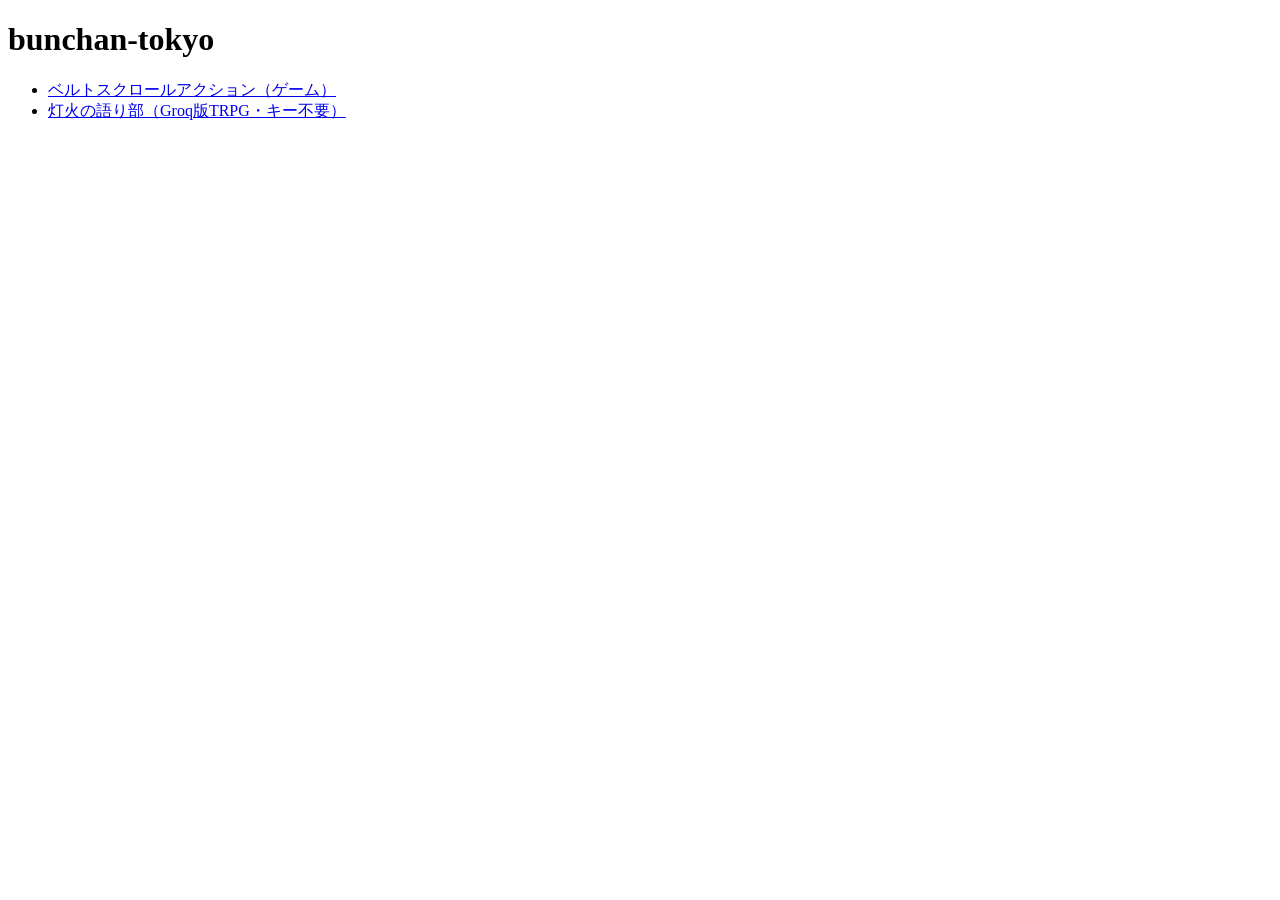
<file: index.html>
<!DOCTYPE html>
<html lang="ja">
<head>
<meta charset="utf-8">
<meta name="viewport" content="width=device-width, initial-scale=1">
<title>bunchan-tokyo</title>
</head>
<body>
<h1>bunchan-tokyo</h1>
<ul>
<li><a href="belt-action/">ベルトスクロールアクション（ゲーム）</a></li>
<li><a href="https://tomoshibi-2xz.pages.dev/">灯火の語り部（Groq版TRPG・キー不要）</a></li>
</ul>
</body>
</html>
</file>
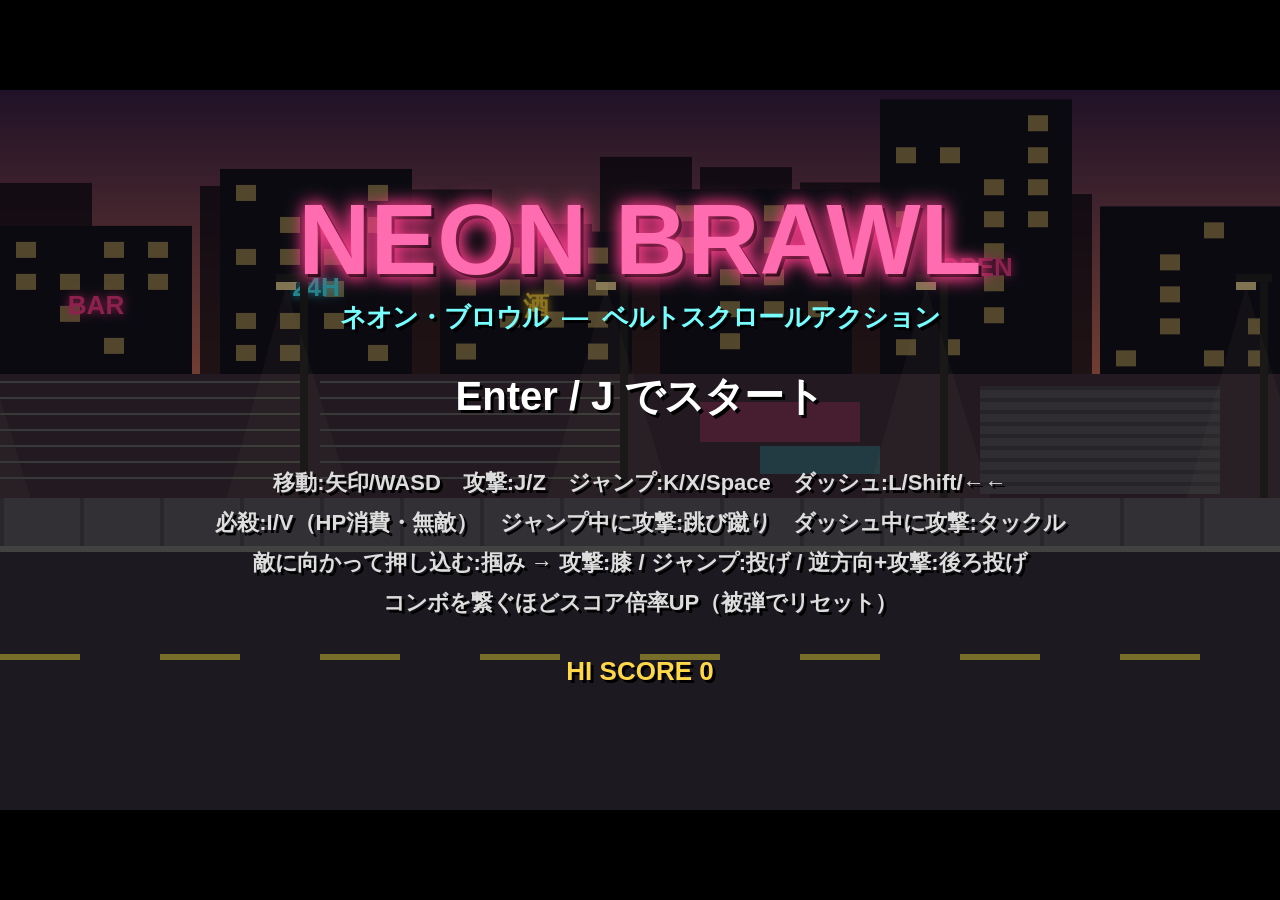
<file: belt-action/index.html>
<!DOCTYPE html>
<html lang="ja">
<head>
<meta charset="utf-8">
<meta name="viewport" content="width=device-width,initial-scale=1,maximum-scale=1,user-scalable=no,viewport-fit=cover">
<meta name="apple-mobile-web-app-capable" content="yes">
<title>NEON BRAWL - ベルトスクロールアクション</title>
<link rel="stylesheet" href="css/style.css">
</head>
<body>
<canvas id="c"></canvas>
<script src="js/data.js"></script>
<script src="js/app.js"></script>
</body>
</html>
</file>
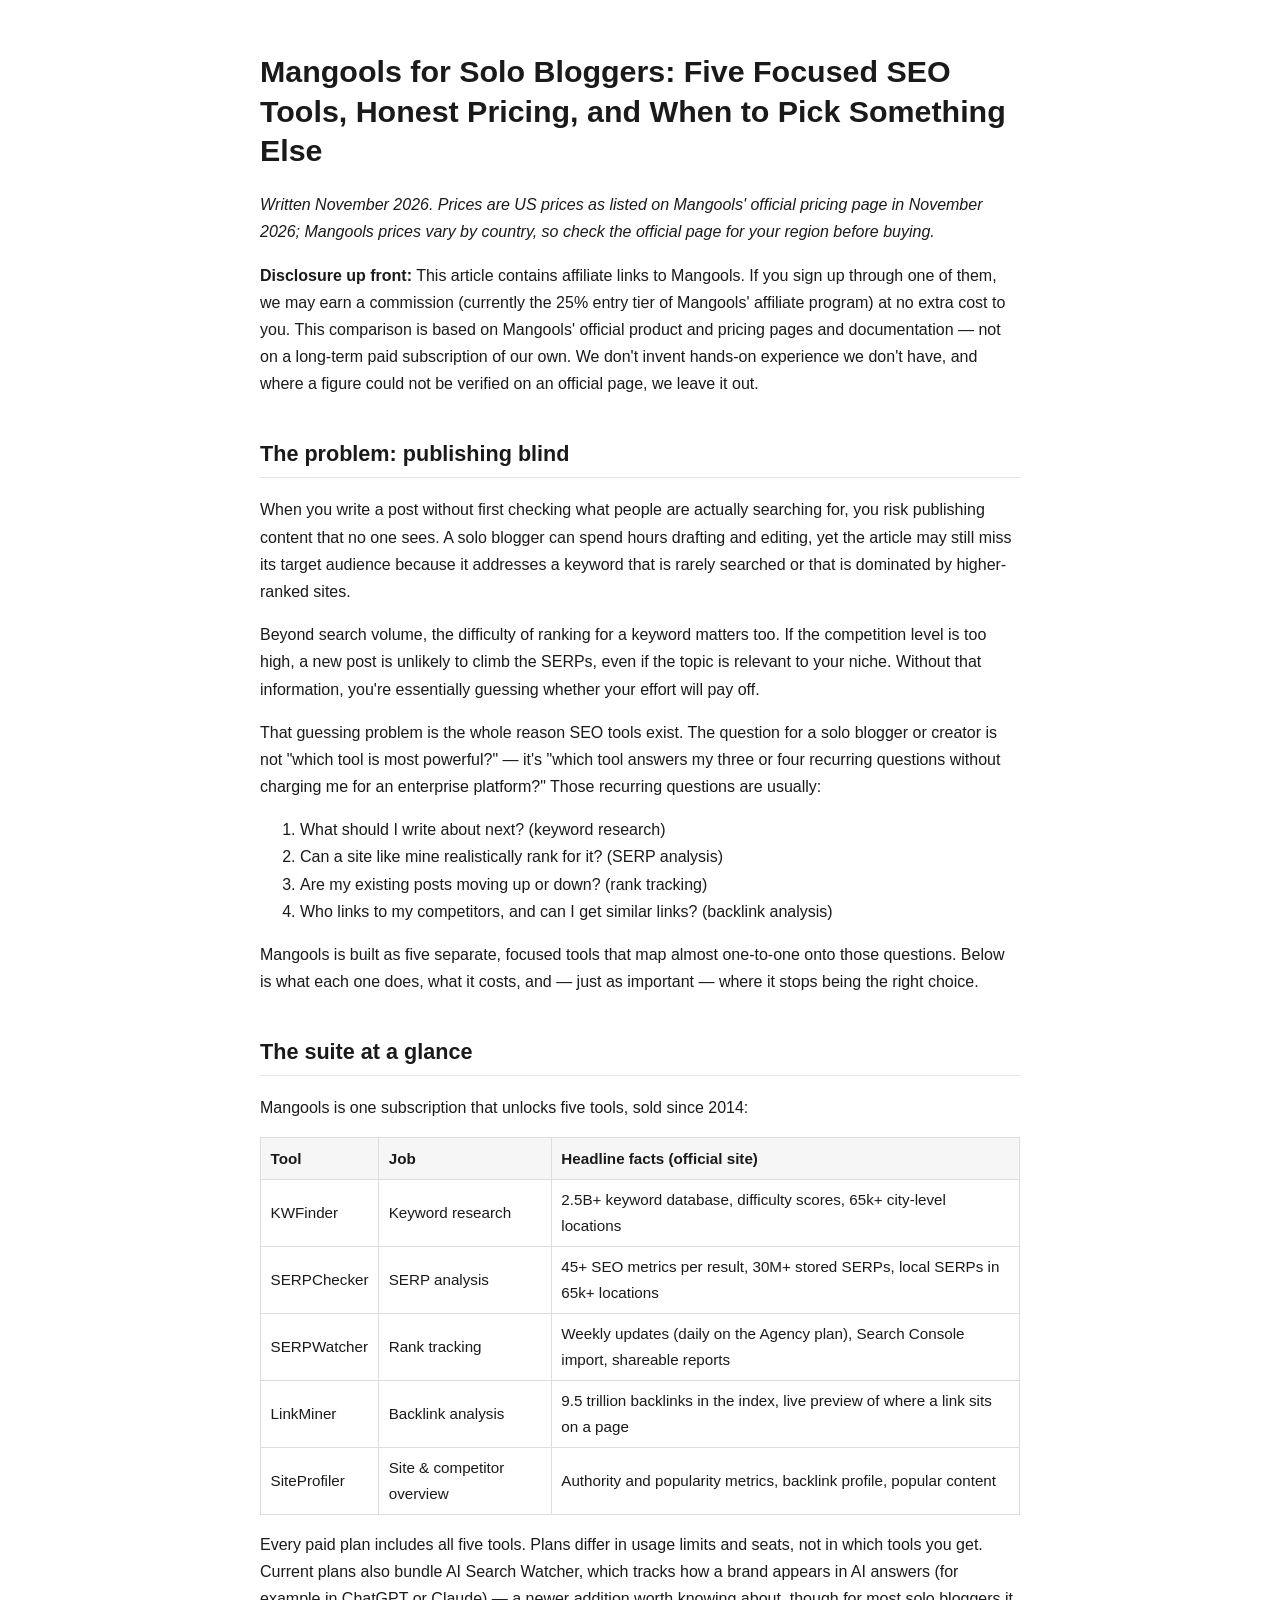
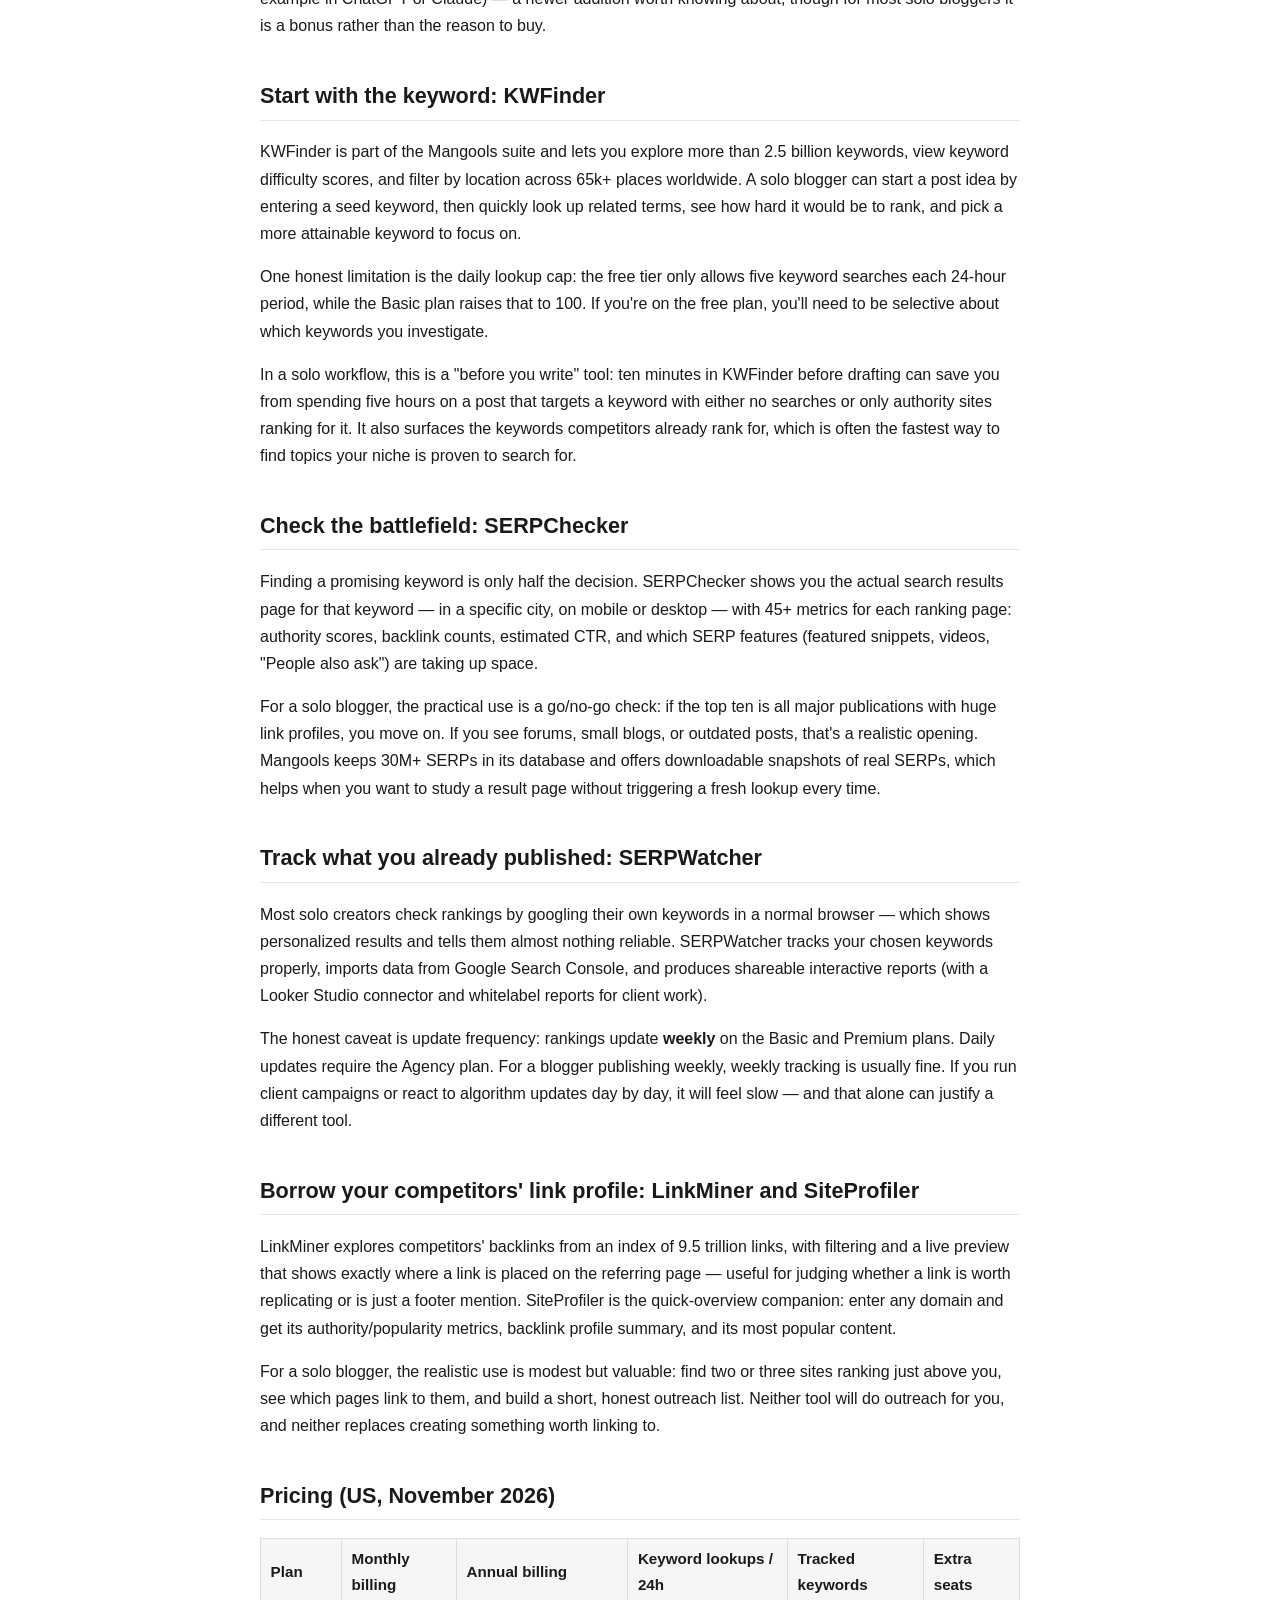
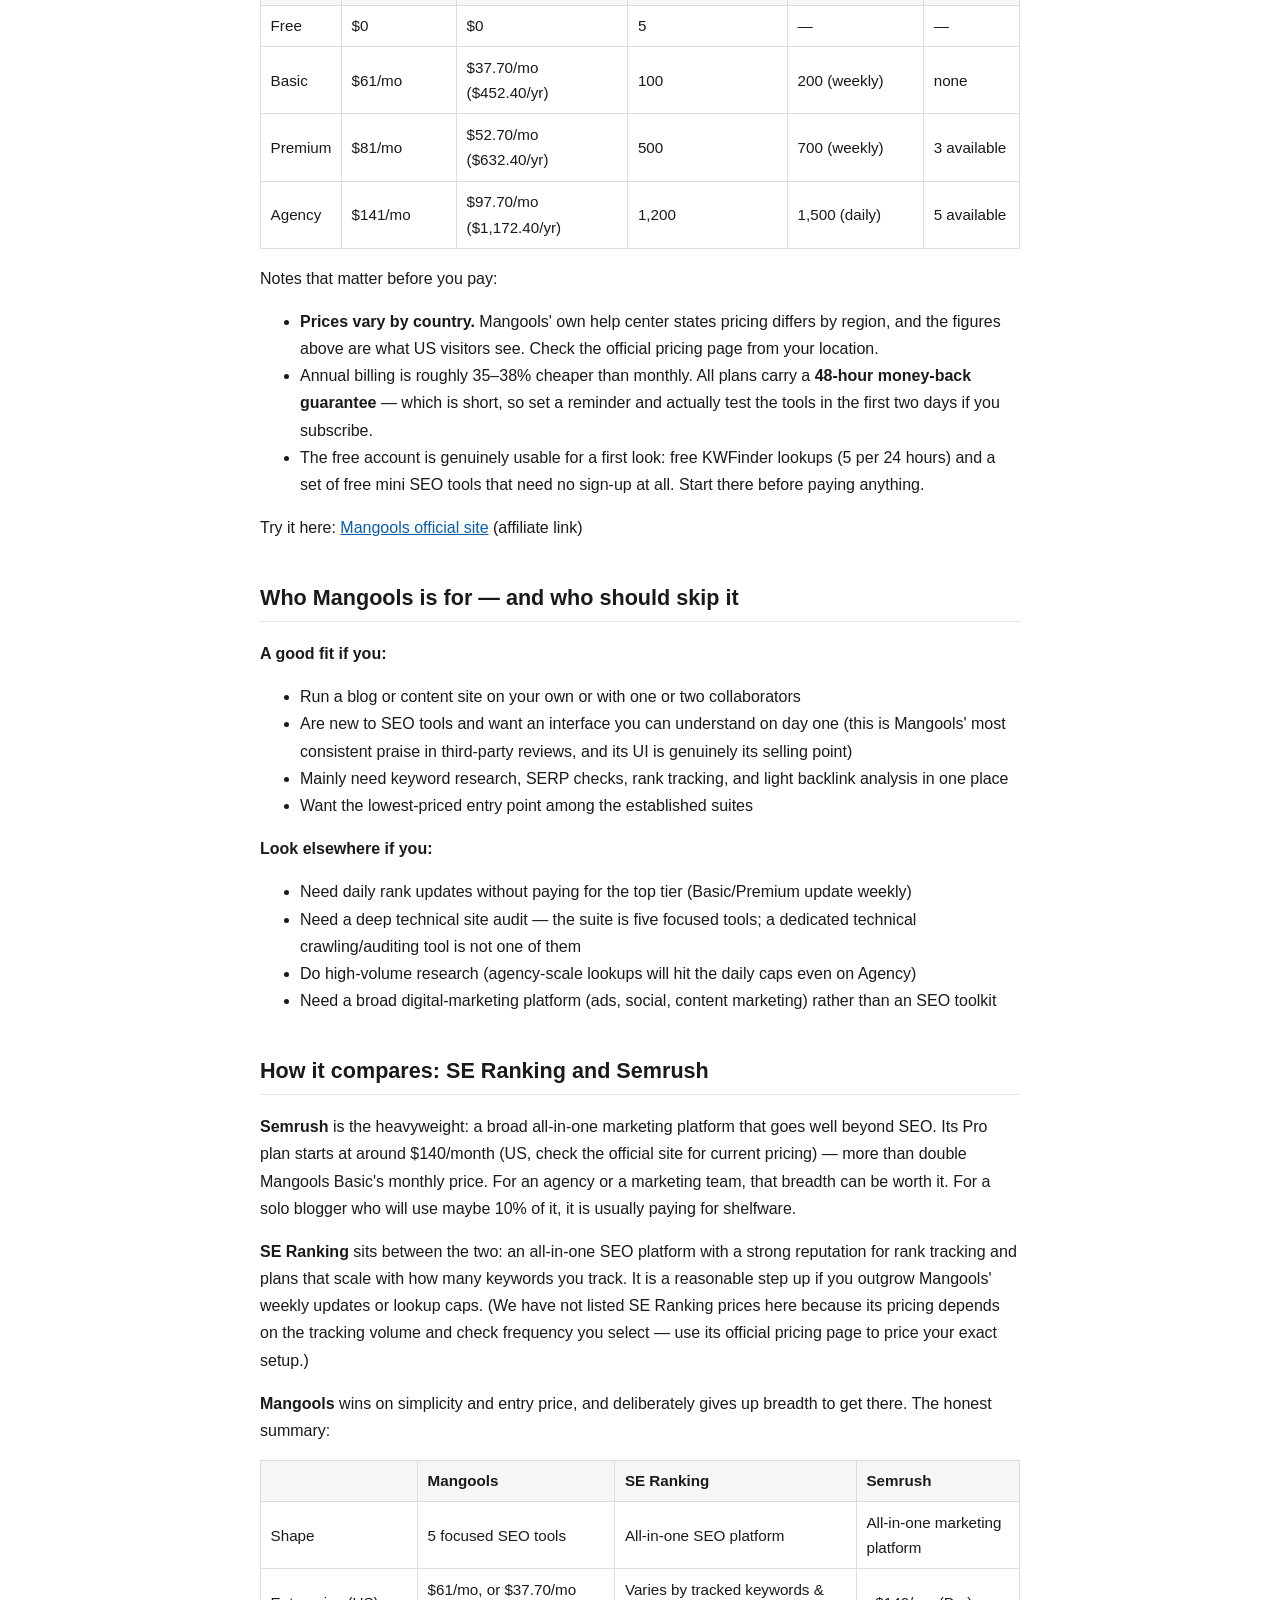
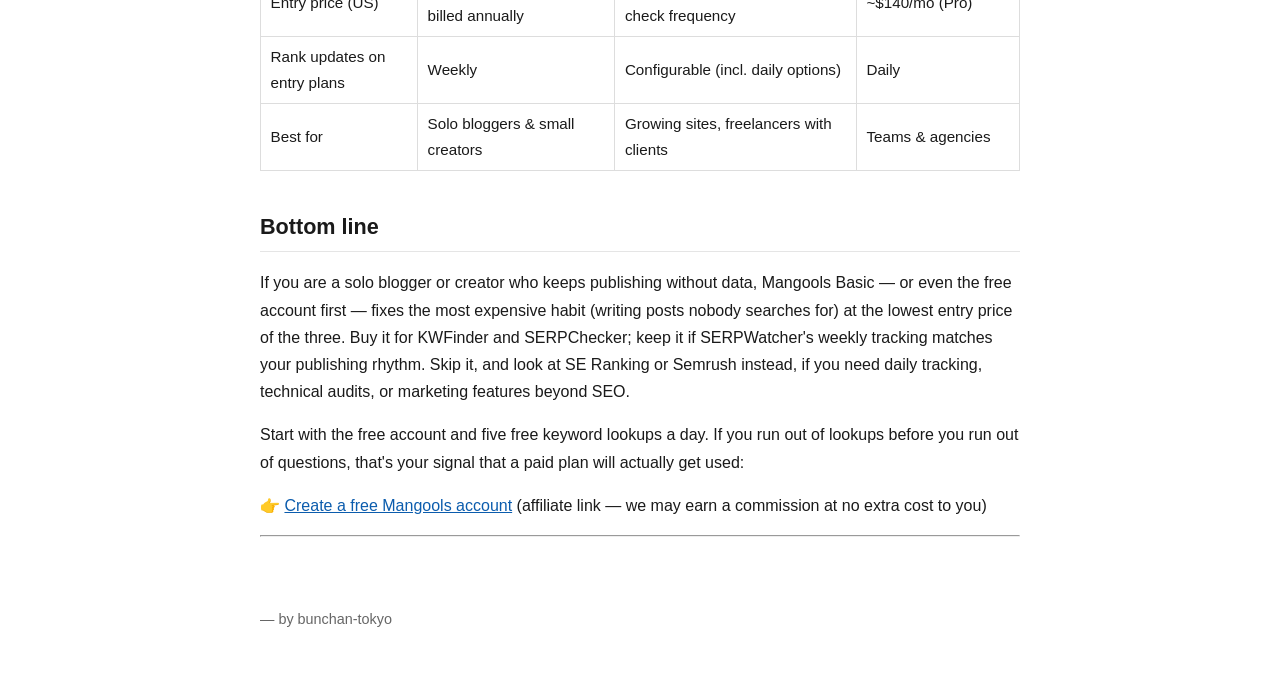
<file: mangools-guide/index.html>
<!DOCTYPE html>
<html lang="en">
<head>
<meta charset="utf-8">
<meta name="viewport" content="width=device-width, initial-scale=1">
<title>Mangools for Solo Bloggers: Five Focused SEO Tools, Honest Pricing, and When to Pick Something Else</title>
<meta name="description" content="An honest comparison of Mangools' five SEO tools for solo bloggers and creators: what each tool does, US pricing (November 2026), and when SE Ranking or Semrush is the better pick.">
<style>
  body { font-family: -apple-system, "Segoe UI", Roboto, "Helvetica Neue", Arial, sans-serif; line-height: 1.7; color: #1a1a1a; margin: 0; background: #fff; }
  main { max-width: 760px; margin: 0 auto; padding: 2rem 1.2rem 3rem; }
  h1 { font-size: 1.9rem; line-height: 1.3; }
  h2 { font-size: 1.35rem; margin-top: 2.4rem; border-bottom: 1px solid #e5e5e5; padding-bottom: .3rem; }
  table { border-collapse: collapse; width: 100%; margin: 1rem 0; font-size: .95rem; }
  th, td { border: 1px solid #ddd; padding: .45rem .6rem; text-align: left; }
  th { background: #f6f6f6; }
  a { color: #0b5cad; }
  footer { max-width: 760px; margin: 0 auto; padding: 0 1.2rem 2.5rem; color: #666; font-size: .9rem; }
</style>
</head>
<body>
<main>
<h1>Mangools for Solo Bloggers: Five Focused SEO Tools, Honest Pricing, and When to Pick Something Else</h1>
<p><em>Written November 2026. Prices are US prices as listed on Mangools' official pricing page in November 2026; Mangools prices vary by country, so check the official page for your region before buying.</em></p>
<p><strong>Disclosure up front:</strong> This article contains affiliate links to Mangools. If you sign up through one of them, we may earn a commission (currently the 25% entry tier of Mangools' affiliate program) at no extra cost to you. This comparison is based on Mangools' official product and pricing pages and documentation — not on a long-term paid subscription of our own. We don't invent hands-on experience we don't have, and where a figure could not be verified on an official page, we leave it out.</p>
<h2>The problem: publishing blind</h2>
<p>When you write a post without first checking what people are actually searching for, you risk publishing content that no one sees. A solo blogger can spend hours drafting and editing, yet the article may still miss its target audience because it addresses a keyword that is rarely searched or that is dominated by higher-ranked sites.</p>
<p>Beyond search volume, the difficulty of ranking for a keyword matters too. If the competition level is too high, a new post is unlikely to climb the SERPs, even if the topic is relevant to your niche. Without that information, you're essentially guessing whether your effort will pay off.</p>
<p>That guessing problem is the whole reason SEO tools exist. The question for a solo blogger or creator is not "which tool is most powerful?" — it's "which tool answers my three or four recurring questions without charging me for an enterprise platform?" Those recurring questions are usually:</p>
<ol>
<li>What should I write about next? (keyword research)</li>
<li>Can a site like mine realistically rank for it? (SERP analysis)</li>
<li>Are my existing posts moving up or down? (rank tracking)</li>
<li>Who links to my competitors, and can I get similar links? (backlink analysis)</li>
</ol>
<p>Mangools is built as five separate, focused tools that map almost one-to-one onto those questions. Below is what each one does, what it costs, and — just as important — where it stops being the right choice.</p>
<h2>The suite at a glance</h2>
<p>Mangools is one subscription that unlocks five tools, sold since 2014:</p>
<table>
<thead>
<tr>
<th>Tool</th>
<th>Job</th>
<th>Headline facts (official site)</th>
</tr>
</thead>
<tbody>
<tr>
<td>KWFinder</td>
<td>Keyword research</td>
<td>2.5B+ keyword database, difficulty scores, 65k+ city-level locations</td>
</tr>
<tr>
<td>SERPChecker</td>
<td>SERP analysis</td>
<td>45+ SEO metrics per result, 30M+ stored SERPs, local SERPs in 65k+ locations</td>
</tr>
<tr>
<td>SERPWatcher</td>
<td>Rank tracking</td>
<td>Weekly updates (daily on the Agency plan), Search Console import, shareable reports</td>
</tr>
<tr>
<td>LinkMiner</td>
<td>Backlink analysis</td>
<td>9.5 trillion backlinks in the index, live preview of where a link sits on a page</td>
</tr>
<tr>
<td>SiteProfiler</td>
<td>Site &amp; competitor overview</td>
<td>Authority and popularity metrics, backlink profile, popular content</td>
</tr>
</tbody>
</table>
<p>Every paid plan includes all five tools. Plans differ in usage limits and seats, not in which tools you get. Current plans also bundle AI Search Watcher, which tracks how a brand appears in AI answers (for example in ChatGPT or Claude) — a newer addition worth knowing about, though for most solo bloggers it is a bonus rather than the reason to buy.</p>
<h2>Start with the keyword: KWFinder</h2>
<p>KWFinder is part of the Mangools suite and lets you explore more than 2.5 billion keywords, view keyword difficulty scores, and filter by location across 65k+ places worldwide. A solo blogger can start a post idea by entering a seed keyword, then quickly look up related terms, see how hard it would be to rank, and pick a more attainable keyword to focus on.</p>
<p>One honest limitation is the daily lookup cap: the free tier only allows five keyword searches each 24-hour period, while the Basic plan raises that to 100. If you're on the free plan, you'll need to be selective about which keywords you investigate.</p>
<p>In a solo workflow, this is a "before you write" tool: ten minutes in KWFinder before drafting can save you from spending five hours on a post that targets a keyword with either no searches or only authority sites ranking for it. It also surfaces the keywords competitors already rank for, which is often the fastest way to find topics your niche is proven to search for.</p>
<h2>Check the battlefield: SERPChecker</h2>
<p>Finding a promising keyword is only half the decision. SERPChecker shows you the actual search results page for that keyword — in a specific city, on mobile or desktop — with 45+ metrics for each ranking page: authority scores, backlink counts, estimated CTR, and which SERP features (featured snippets, videos, "People also ask") are taking up space.</p>
<p>For a solo blogger, the practical use is a go/no-go check: if the top ten is all major publications with huge link profiles, you move on. If you see forums, small blogs, or outdated posts, that's a realistic opening. Mangools keeps 30M+ SERPs in its database and offers downloadable snapshots of real SERPs, which helps when you want to study a result page without triggering a fresh lookup every time.</p>
<h2>Track what you already published: SERPWatcher</h2>
<p>Most solo creators check rankings by googling their own keywords in a normal browser — which shows personalized results and tells them almost nothing reliable. SERPWatcher tracks your chosen keywords properly, imports data from Google Search Console, and produces shareable interactive reports (with a Looker Studio connector and whitelabel reports for client work).</p>
<p>The honest caveat is update frequency: rankings update <strong>weekly</strong> on the Basic and Premium plans. Daily updates require the Agency plan. For a blogger publishing weekly, weekly tracking is usually fine. If you run client campaigns or react to algorithm updates day by day, it will feel slow — and that alone can justify a different tool.</p>
<h2>Borrow your competitors' link profile: LinkMiner and SiteProfiler</h2>
<p>LinkMiner explores competitors' backlinks from an index of 9.5 trillion links, with filtering and a live preview that shows exactly where a link is placed on the referring page — useful for judging whether a link is worth replicating or is just a footer mention. SiteProfiler is the quick-overview companion: enter any domain and get its authority/popularity metrics, backlink profile summary, and its most popular content.</p>
<p>For a solo blogger, the realistic use is modest but valuable: find two or three sites ranking just above you, see which pages link to them, and build a short, honest outreach list. Neither tool will do outreach for you, and neither replaces creating something worth linking to.</p>
<h2>Pricing (US, November 2026)</h2>
<table>
<thead>
<tr>
<th>Plan</th>
<th>Monthly billing</th>
<th>Annual billing</th>
<th>Keyword lookups / 24h</th>
<th>Tracked keywords</th>
<th>Extra seats</th>
</tr>
</thead>
<tbody>
<tr>
<td>Free</td>
<td>$0</td>
<td>$0</td>
<td>5</td>
<td>—</td>
<td>—</td>
</tr>
<tr>
<td>Basic</td>
<td>$61/mo</td>
<td>$37.70/mo ($452.40/yr)</td>
<td>100</td>
<td>200 (weekly)</td>
<td>none</td>
</tr>
<tr>
<td>Premium</td>
<td>$81/mo</td>
<td>$52.70/mo ($632.40/yr)</td>
<td>500</td>
<td>700 (weekly)</td>
<td>3 available</td>
</tr>
<tr>
<td>Agency</td>
<td>$141/mo</td>
<td>$97.70/mo ($1,172.40/yr)</td>
<td>1,200</td>
<td>1,500 (daily)</td>
<td>5 available</td>
</tr>
</tbody>
</table>
<p>Notes that matter before you pay:</p>
<ul>
<li><strong>Prices vary by country.</strong> Mangools' own help center states pricing differs by region, and the figures above are what US visitors see. Check the official pricing page from your location.</li>
<li>Annual billing is roughly 35–38% cheaper than monthly. All plans carry a <strong>48-hour money-back guarantee</strong> — which is short, so set a reminder and actually test the tools in the first two days if you subscribe.</li>
<li>The free account is genuinely usable for a first look: free KWFinder lookups (5 per 24 hours) and a set of free mini SEO tools that need no sign-up at all. Start there before paying anything.</li>
</ul>
<p>Try it here: <a href="https://mangools.com#a6b094e306aee086c0de504aa">Mangools official site</a> (affiliate link)</p>
<h2>Who Mangools is for — and who should skip it</h2>
<p><strong>A good fit if you:</strong></p>
<ul>
<li>Run a blog or content site on your own or with one or two collaborators</li>
<li>Are new to SEO tools and want an interface you can understand on day one (this is Mangools' most consistent praise in third-party reviews, and its UI is genuinely its selling point)</li>
<li>Mainly need keyword research, SERP checks, rank tracking, and light backlink analysis in one place</li>
<li>Want the lowest-priced entry point among the established suites</li>
</ul>
<p><strong>Look elsewhere if you:</strong></p>
<ul>
<li>Need daily rank updates without paying for the top tier (Basic/Premium update weekly)</li>
<li>Need a deep technical site audit — the suite is five focused tools; a dedicated technical crawling/auditing tool is not one of them</li>
<li>Do high-volume research (agency-scale lookups will hit the daily caps even on Agency)</li>
<li>Need a broad digital-marketing platform (ads, social, content marketing) rather than an SEO toolkit</li>
</ul>
<h2>How it compares: SE Ranking and Semrush</h2>
<p><strong>Semrush</strong> is the heavyweight: a broad all-in-one marketing platform that goes well beyond SEO. Its Pro plan starts at around $140/month (US, check the official site for current pricing) — more than double Mangools Basic's monthly price. For an agency or a marketing team, that breadth can be worth it. For a solo blogger who will use maybe 10% of it, it is usually paying for shelfware.</p>
<p><strong>SE Ranking</strong> sits between the two: an all-in-one SEO platform with a strong reputation for rank tracking and plans that scale with how many keywords you track. It is a reasonable step up if you outgrow Mangools' weekly updates or lookup caps. (We have not listed SE Ranking prices here because its pricing depends on the tracking volume and check frequency you select — use its official pricing page to price your exact setup.)</p>
<p><strong>Mangools</strong> wins on simplicity and entry price, and deliberately gives up breadth to get there. The honest summary:</p>
<table>
<thead>
<tr>
<th></th>
<th>Mangools</th>
<th>SE Ranking</th>
<th>Semrush</th>
</tr>
</thead>
<tbody>
<tr>
<td>Shape</td>
<td>5 focused SEO tools</td>
<td>All-in-one SEO platform</td>
<td>All-in-one marketing platform</td>
</tr>
<tr>
<td>Entry price (US)</td>
<td>$61/mo, or $37.70/mo billed annually</td>
<td>Varies by tracked keywords &amp; check frequency</td>
<td>~$140/mo (Pro)</td>
</tr>
<tr>
<td>Rank updates on entry plans</td>
<td>Weekly</td>
<td>Configurable (incl. daily options)</td>
<td>Daily</td>
</tr>
<tr>
<td>Best for</td>
<td>Solo bloggers &amp; small creators</td>
<td>Growing sites, freelancers with clients</td>
<td>Teams &amp; agencies</td>
</tr>
</tbody>
</table>
<h2>Bottom line</h2>
<p>If you are a solo blogger or creator who keeps publishing without data, Mangools Basic — or even the free account first — fixes the most expensive habit (writing posts nobody searches for) at the lowest entry price of the three. Buy it for KWFinder and SERPChecker; keep it if SERPWatcher's weekly tracking matches your publishing rhythm. Skip it, and look at SE Ranking or Semrush instead, if you need daily tracking, technical audits, or marketing features beyond SEO.</p>
<p>Start with the free account and five free keyword lookups a day. If you run out of lookups before you run out of questions, that's your signal that a paid plan will actually get used:</p>
<p>👉 <a href="https://mangools.com#a6b094e306aee086c0de504aa">Create a free Mangools account</a> (affiliate link — we may earn a commission at no extra cost to you)</p>
<hr />
</main>
<footer>
<p>— by bunchan-tokyo</p>
</footer>
</body>
</html>
</file>
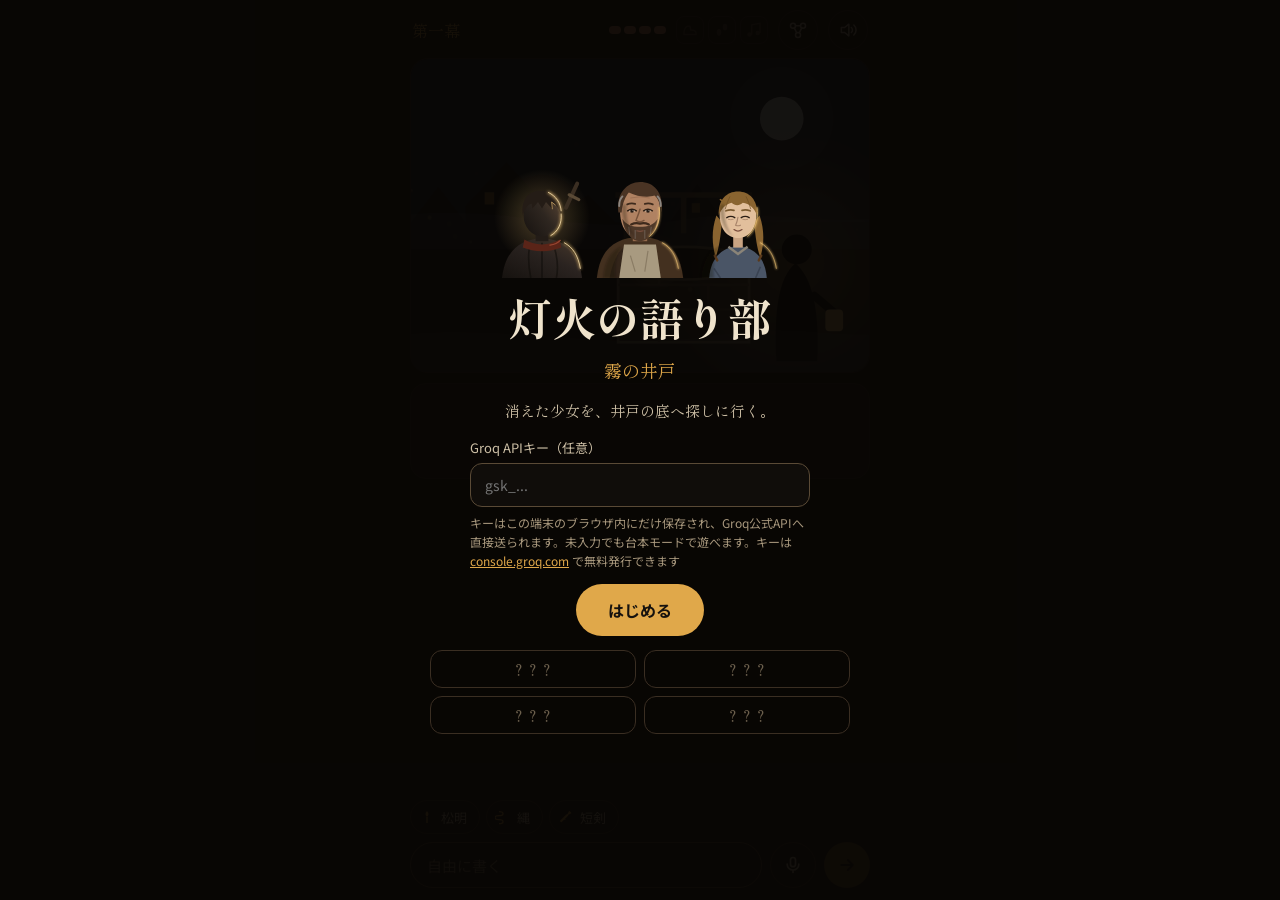
<file: tomoshibi/index.html>
<!doctype html>
<html lang="ja">
<head>
<meta charset="utf-8">
<meta name="viewport" content="width=device-width, initial-scale=1, viewport-fit=cover">
<title>灯火の語り部</title>
<link rel="preconnect" href="https://fonts.googleapis.com">
<link rel="preconnect" href="https://fonts.gstatic.com" crossorigin>
<link rel="stylesheet" href="https://fonts.googleapis.com/css2?family=Shippori+Mincho:wght@500;700;800&family=Noto+Sans+JP:wght@400;500;700&display=swap">
<style>
:root{
  color-scheme: dark;
  --bg:#16120e; --panel:#221b14; --panel2:#2b231a; --line:#3a2e22; --line2:#5a4a36;
  --ink:#efe3cc; --sub:#cdbfa6; --mute:#a8987d;
  --amber:#e0a84a; --amber2:#f3c878; --teal:#7fb7b0; --teal2:#a9d6cf; --rust:#d98a6a; --rust2:#eab49d;
  box-sizing:border-box;
  padding-top:env(safe-area-inset-top,0px);
  padding-bottom:env(safe-area-inset-bottom,0px);
}
@media (prefers-color-scheme: dark){ :root:not([data-theme="light"]){ --bg:#16120e; } }
:root[data-theme="dark"]{ --bg:#16120e; }
html{scroll-padding-top:env(safe-area-inset-top,0px); background:var(--bg); height:100%}
*,*::before,*::after{box-sizing:border-box}
[hidden]{display:none !important}
body{margin:0; height:100%; background:var(--bg); color:var(--ink); font-family:'Noto Sans JP',system-ui,sans-serif; -webkit-tap-highlight-color:transparent; overflow:hidden}
button,input{font:inherit}
.app{max-width:480px; height:100%; margin:0 auto; display:flex; flex-direction:column}
.top{display:flex; align-items:center; justify-content:space-between; gap:8px; padding:10px 12px 8px}
.chapter{font-family:'Shippori Mincho',serif; font-size:16px; color:var(--amber); white-space:nowrap}
.status{display:flex; align-items:center; gap:10px}
.hp{display:flex; gap:3px}
.hp i{width:12px; height:8px; border-radius:4px; background:var(--rust); transition:background .4s, transform .4s}
.hp i.off{background:var(--line); transform:scaleY(.6)}
.clues{display:flex; gap:4px; align-items:center}
.clue{width:28px; height:28px; border-radius:8px; border:1px solid var(--line); display:flex; align-items:center; justify-content:center; color:var(--line2); transition:all .4s}
.clue.on{border-color:var(--amber); color:var(--amber); background:#2e2416; box-shadow:0 0 10px rgba(224,168,74,.35)}
.clue.pop{animation:pop .7s ease}
@keyframes pop{0%{transform:scale(1)}40%{transform:scale(1.5)}100%{transform:scale(1)}}
.heart{display:flex; gap:3px; align-items:center}
.heart svg{transition:transform .4s, opacity .4s}
.heart .off{opacity:.25}
.heart .new{animation:pop .7s ease}
.iconbtn{position:relative; width:40px; height:40px; border-radius:20px; border:1px solid var(--line); background:transparent; color:var(--sub); display:flex; align-items:center; justify-content:center; cursor:pointer; flex-shrink:0}
.iconbtn[aria-pressed="false"]{opacity:.45}
.badge{position:absolute; top:2px; right:2px; width:10px; height:10px; border-radius:5px; background:var(--amber); display:none; animation:pulse 1.2s ease-in-out infinite}
.badge.on{display:block}
@keyframes pulse{50%{transform:scale(1.4)}}

.stage{position:relative; margin:0 10px; border-radius:18px; overflow:hidden; border:1px solid var(--line); aspect-ratio:336/230; background:#0d0f13; flex-shrink:0}
.stage.shake{animation:sshake .45s ease}
@keyframes sshake{10%,50%,90%{transform:translateX(-7px)}30%,70%{transform:translateX(7px)}}
.stage .scene{position:absolute; inset:0; transition:opacity .8s}
.stage .scene.fade{opacity:0}
.stage .scene svg{display:block; width:100%; height:100%}
#fx{position:absolute; inset:0; width:100%; height:100%; pointer-events:none}
.flash{position:absolute; inset:0; pointer-events:none; opacity:0; box-shadow:inset 0 0 80px 20px rgba(217,90,60,.85)}
.flash.on{animation:flash .6s ease}
@keyframes flash{0%{opacity:0}20%{opacity:1}100%{opacity:0}}
.slot{position:absolute; bottom:-4px; height:84%; aspect-ratio:120/140; transition:transform .45s cubic-bezier(.2,.9,.3,1.2), opacity .4s, filter .35s; opacity:0; pointer-events:none}
.slot.L{left:-2%; transform:translateX(-40%)}
.slot.R{right:-2%; transform:translateX(40%)}
.slot.on{opacity:1; transform:none}
.slot.dim{filter:brightness(.45) saturate(.6)}
.slot.hop{animation:hop .35s ease}
@keyframes hop{40%{transform:translateY(-8px)}}
.slot svg{width:100%; height:100%; display:block; filter:drop-shadow(0 6px 10px rgba(0,0,0,.65))}
.por .breathe{transform-box:view-box; transform-origin:60px 140px; animation:breathe 3.6s ease-in-out infinite}
@keyframes breathe{50%{transform:scale(1.012,1.022)}}
.por .ec{opacity:0}
.por .eo{animation:blinkO 4.3s infinite}
.por .ec{animation:blinkC 4.3s infinite}
.por .eo,.por .ec{animation-delay:var(--d)}
@keyframes blinkO{0%,93%,100%{opacity:1}95%,97%{opacity:0}}
@keyframes blinkC{0%,93%,100%{opacity:0}95%,97%{opacity:1}}
.por .mo{opacity:0}
.por.talk .mo{animation:mo .24s steps(1) infinite}
.por.talk .mc{animation:mc .24s steps(1) infinite}
@keyframes mo{0%{opacity:1}50%{opacity:0}}
@keyframes mc{0%{opacity:0}50%{opacity:1}}
.ftoast{position:absolute; left:50%; top:10px; transform:translate(-50%,-10px); background:rgba(22,18,14,.92); border:1px solid var(--amber); color:var(--amber2); border-radius:999px; padding:6px 14px; font-size:13px; white-space:nowrap; opacity:0; transition:opacity .35s, transform .35s; pointer-events:none; z-index:3}
.ftoast.on{opacity:1; transform:translate(-50%,0)}
.fly{position:fixed; z-index:40; width:34px; height:34px; border-radius:10px; background:#2e2416; border:1px solid var(--amber); color:var(--amber2); display:flex; align-items:center; justify-content:center; pointer-events:none; box-shadow:0 0 18px rgba(243,200,120,.7)}
.fog{animation:drift 18s ease-in-out infinite alternate}
.fog2{animation:drift 26s ease-in-out infinite alternate-reverse}
@keyframes drift{from{transform:translateX(-14px)}to{transform:translateX(14px)}}
.reveal{opacity:0; transition:opacity 1.2s}
.reveal.on{opacity:1}
.bob{animation:bob 3s ease-in-out infinite}
@keyframes bob{0%,100%{transform:translateY(0)}50%{transform:translateY(-4px)}}

.dlg{margin:10px 10px 0; min-height:96px; border-radius:16px; background:var(--panel); border:1px solid var(--line); padding:12px 16px 14px; position:relative; cursor:pointer; flex-shrink:0; transition:border-color .3s}
.dlg.spk{border-color:var(--line2)}
.who{font-size:13px; font-weight:700; min-height:18px}
.line{font-family:'Shippori Mincho',serif; font-size:18px; line-height:1.75; margin-top:2px; min-height:31px}
.line.narr{color:var(--sub)}
.next{position:absolute; right:14px; bottom:8px; color:var(--amber); font-size:12px; animation:nudge .9s ease-in-out infinite}
.next[hidden]{display:none}
@keyframes nudge{50%{transform:translateY(3px)}}
.thinking{display:flex; align-items:center; gap:10px; color:var(--mute); font-size:14px; margin-top:8px}
.flame{width:10px; height:16px; border-radius:50% 50% 50% 50%/60% 60% 40% 40%; background:var(--amber); animation:flick .5s ease-in-out infinite alternate}
@keyframes flick{from{transform:scale(1,1) rotate(-4deg); opacity:.8}to{transform:scale(.85,1.1) rotate(4deg); opacity:1}}

.controls{margin-top:auto; padding:8px 10px 12px; display:flex; flex-direction:column; gap:8px}
.choices{display:grid; grid-template-columns:repeat(3,minmax(0,1fr)); gap:8px; min-height:56px}
.choices.one{grid-template-columns:1fr}
.choice{min-height:56px; border-radius:12px; border:1px solid var(--line2); background:var(--panel); color:var(--ink); font-size:13px; line-height:1.35; padding:6px 8px; cursor:pointer; animation:rise .35s ease both}
.choice:nth-child(2){animation-delay:.07s} .choice:nth-child(3){animation-delay:.14s}
@keyframes rise{from{opacity:0; transform:translateY(10px)}to{opacity:1; transform:none}}
.choice:active{transform:scale(.96)}
.choice.key{border-color:var(--teal); color:var(--teal2); background:#17221f; box-shadow:0 0 12px rgba(127,183,176,.25)}
.choice.go{background:var(--amber); color:#16120e; border:none; font-weight:700; font-size:16px; box-shadow:0 0 18px rgba(224,168,74,.35)}
.choice:disabled,.send:disabled{opacity:.4}
.items{display:flex; gap:6px; overflow-x:auto; scrollbar-width:none}
.item{flex-shrink:0; height:34px; padding:0 12px 0 8px; border-radius:17px; border:1px solid var(--line); background:transparent; color:var(--sub); font-size:13px; display:flex; align-items:center; gap:6px; cursor:pointer}
.item svg{color:var(--amber)}
.item.new{animation:pop .7s ease; border-color:var(--amber)}
.free{display:flex; gap:8px}
.free input{flex:1; min-width:0; height:46px; border-radius:23px; border:1px solid var(--line2); background:#100d0a; color:var(--ink); font-size:15px; padding:0 16px}
.free input:focus{border-color:var(--amber)}
.free input::placeholder{color:#8a7b63}
.send{width:46px; height:46px; border-radius:23px; border:none; background:var(--amber); color:#16120e; display:flex; align-items:center; justify-content:center; cursor:pointer; flex-shrink:0}
.mic.live{border-color:var(--rust); color:var(--rust)}
:focus-visible{outline:2px solid var(--amber2); outline-offset:2px}
.sr{position:absolute; width:1px; height:1px; overflow:hidden; clip:rect(0 0 0 0)}

.overlay{position:fixed; inset:0; background:rgba(8,6,4,.94); display:flex; align-items:center; justify-content:center; padding:20px; z-index:20; overflow-y:auto; animation:ovIn .4s ease}
.overlay[hidden]{display:none}
@keyframes ovIn{from{opacity:0}to{opacity:1}}
.card{width:100%; max-width:420px; text-align:center; display:flex; flex-direction:column; align-items:center; gap:14px}
.title{font-family:'Shippori Mincho',serif; font-weight:800; font-size:44px; line-height:1.15; margin:0}
.title span{display:inline-block; opacity:0; animation:ink .7s ease forwards}
@keyframes ink{from{opacity:0; transform:translateY(8px); filter:blur(6px)}to{opacity:1; transform:none; filter:none}}
.lead{font-family:'Shippori Mincho',serif; color:var(--amber); font-size:18px}
.desc{color:var(--sub); font-size:15px; line-height:1.8; font-family:'Shippori Mincho',serif}
.big{min-height:52px; padding:0 32px; border-radius:26px; border:none; background:var(--amber); color:#16120e; font-weight:700; font-size:16px; cursor:pointer}
.big:active{transform:scale(.97)}
.ghost{min-height:44px; padding:0 22px; border-radius:22px; border:1px solid var(--line2); background:transparent; color:var(--ink); cursor:pointer}
.castrow{display:flex; justify-content:center; gap:2px}
.castrow > div{width:96px; height:112px; opacity:0; animation:rise .5s ease forwards}
.castrow > div:nth-child(2){animation-delay:.15s} .castrow > div:nth-child(3){animation-delay:.3s}
.castrow svg{width:100%; height:100%}
.ends{display:grid; grid-template-columns:repeat(2,minmax(0,1fr)); gap:8px; width:100%}
.endslot{border-radius:12px; border:1px solid var(--line); padding:8px; font-family:'Shippori Mincho',serif; font-size:14px; color:#6b5f4c}
.endslot.got{border-color:var(--amber); color:var(--amber2)}

.dicewhat{font-family:'Shippori Mincho',serif; font-size:22px}
.target small{display:block; font-size:12px; color:var(--mute)}
.target strong{font-family:'Shippori Mincho',serif; font-size:44px; color:var(--amber); line-height:1}
.mods{display:flex; flex-wrap:wrap; gap:8px; justify-content:center}
.mod{border-radius:999px; padding:6px 12px; font-size:13px; background:#1f3533; color:var(--teal2); animation:rise .4s ease both}
.mod:nth-child(2){animation-delay:.1s} .mod:nth-child(3){animation-delay:.2s} .mod:nth-child(4){animation-delay:.3s}
.mod.neg{background:#3b231b; color:var(--rust2)}
.dicebox{position:relative; width:200px; height:220px; perspective:600px}
.die{position:absolute; left:5px; top:0; width:190px; height:190px; border:none; background:none; padding:0; cursor:pointer; transform-style:preserve-3d}
.die svg{width:100%; height:100%; overflow:visible}
.die.idle{animation:hover 2.4s ease-in-out infinite}
@keyframes hover{50%{transform:translateY(-8px) rotate(4deg)}}
.die.rolling{animation:tumble .5s linear infinite}
@keyframes tumble{0%{transform:translateY(-30px) rotate3d(1,1,0,0deg)}50%{transform:translateY(-60px) rotate3d(1,.6,.2,180deg)}100%{transform:translateY(-30px) rotate3d(1,1,0,360deg)}}
.die.land{animation:land .6s cubic-bezier(.3,1.7,.5,1)}
@keyframes land{0%{transform:translateY(-50px) scale(1.15)}60%{transform:translateY(6px) scale(.96,1.04)}100%{transform:none}}
.shadow{position:absolute; left:50%; bottom:0; width:120px; height:16px; margin-left:-60px; border-radius:50%; background:rgba(0,0,0,.6); filter:blur(4px); transition:transform .3s}
.rolling ~ .shadow{transform:scale(.6)}
.verdict{font-family:'Shippori Mincho',serif; font-size:34px; font-weight:800; min-height:44px}
.verdict.show{animation:stamp .45s cubic-bezier(.3,1.6,.5,1)}
@keyframes stamp{from{transform:scale(2.2); opacity:0}to{transform:none; opacity:1}}
.verdict.ok{color:var(--amber2)} .verdict.ng{color:var(--rust2)} .verdict.crit{color:var(--teal2)}
.sum{color:var(--sub); font-size:15px; min-height:22px}
.burst{position:fixed; width:8px; height:8px; border-radius:50%; pointer-events:none; z-index:50}
.mapwrap{width:100%; max-width:380px}
.mapwrap svg{width:100%; height:auto; display:block}
.relnew{animation:relglow 1.4s ease-in-out 3}
@keyframes relglow{50%{stroke-width:6}}
@media (prefers-reduced-motion: reduce){ *{animation-duration:.001s !important; animation-iteration-count:1 !important; transition-duration:.001s !important} }
</style>
</head>
<body>
<div class="app">
  <div class="top">
    <div class="chapter" id="chapter">第一幕</div>
    <div class="status">
      <div class="hp" id="hp"></div>
      <div class="clues" id="clues" aria-label="手がかり"></div>
      <button class="iconbtn" id="mapBtn" aria-label="人物と関係">
        <svg width="20" height="20" viewBox="0 0 24 24" fill="none" stroke="currentColor" stroke-width="1.8" stroke-linecap="round" aria-hidden="true"><circle cx="6" cy="7" r="3"></circle><circle cx="18" cy="7" r="3"></circle><circle cx="12" cy="18" r="3"></circle><path d="M9 7h6M7.5 9.5l3 6M16.5 9.5l-3 6"></path></svg>
        <span class="badge" id="mapBadge"></span>
      </button>
      <button class="iconbtn" id="voiceBtn" aria-pressed="true" aria-label="読み上げ">
        <svg width="20" height="20" viewBox="0 0 24 24" fill="none" stroke="currentColor" stroke-width="1.8" stroke-linecap="round" stroke-linejoin="round" aria-hidden="true"><path d="M4 9v6h4l5 4V5L8 9z"></path><path d="M16 9a4 4 0 0 1 0 6M19 6a8 8 0 0 1 0 12"></path></svg>
      </button>
    </div>
  </div>

  <div class="stage" id="stage">
    <div class="scene" id="scene"></div>
    <canvas id="fx"></canvas>
    <div class="slot L" id="slotL"></div>
    <div class="slot R" id="slotR"></div>
    <div class="flash" id="flash"></div>
    <div class="ftoast" id="ftoast"></div>
  </div>

  <div class="dlg" id="dlg" tabindex="0" aria-live="polite">
    <div class="who" id="who"></div>
    <div class="line" id="line"></div>
    <div class="next" id="nextMark" hidden>▼</div>
  </div>

  <div class="controls">
    <div class="choices" id="choices"></div>
    <div class="items" id="items"></div>
    <form class="free" id="freeForm">
      <label for="freeInput" class="sr">自由に行動を書く</label>
      <input id="freeInput" autocomplete="off" placeholder="自由に書く">
      <button type="button" class="iconbtn mic" id="micBtn" aria-label="声で入力" hidden style="width:46px;height:46px;border-radius:23px">
        <svg width="20" height="20" viewBox="0 0 24 24" fill="none" stroke="currentColor" stroke-width="2" stroke-linecap="round" aria-hidden="true"><rect x="9" y="3" width="6" height="11" rx="3"></rect><path d="M5 11a7 7 0 0 0 14 0M12 18v3"></path></svg>
      </button>
      <button type="submit" class="send" id="sendBtn" aria-label="送る">
        <svg width="20" height="20" viewBox="0 0 24 24" fill="none" stroke="currentColor" stroke-width="2.2" stroke-linecap="round" stroke-linejoin="round" aria-hidden="true"><path d="M5 12h14M13 6l6 6-6 6"></path></svg>
      </button>
    </form>
  </div>
</div>

<div class="overlay" id="titleOv">
  <div class="card">
    <div class="castrow" id="titleCast"></div>
    <h1 class="title" id="titleText">灯火の語り部</h1>
    <div class="lead">霧の井戸</div>
    <div class="desc">消えた少女を、井戸の底へ探しに行く。</div>
    <div style="width:100%;max-width:340px;display:flex;flex-direction:column;gap:6px">
      <label for="groqKey" style="font-size:13px;color:var(--sub);text-align:left">Groq APIキー（任意）</label>
      <input id="groqKey" type="password" autocomplete="off" placeholder="gsk_..." style="height:44px;border-radius:12px;border:1px solid var(--line2);background:#100d0a;color:var(--ink);font-size:14px;padding:0 14px;width:100%">
      <div style="font-size:12px;color:var(--mute);line-height:1.6;text-align:left">キーはこの端末のブラウザ内にだけ保存され、Groq公式APIへ直接送られます。未入力でも台本モードで遊べます。キーは <a href="https://console.groq.com/keys" target="_blank" rel="noopener" style="color:var(--amber)">console.groq.com</a> で無料発行できます</div>
    </div>
    <button class="big" id="startBtn">はじめる</button>
    <div class="ends" id="titleEnds"></div>
  </div>
</div>

<div class="overlay" id="actOv" hidden>
  <div class="card">
    <div class="lead" id="actNum"></div>
    <h2 class="title" id="actName"></h2>
    <button class="big" id="actGo">つづける</button>
  </div>
</div>

<div class="overlay" id="mapOv" hidden style="z-index:30;background:#0c0a08">
  <div class="card">
    <div class="lead">人物と関係</div>
    <div class="mapwrap" id="mapBox"></div>
    <button class="ghost" id="mapClose">閉じる</button>
  </div>
</div>

<div class="overlay" id="diceOv" hidden>
  <div class="card">
    <div class="dicewhat" id="diceWhat"></div>
    <div class="target"><small>必要な目</small><strong id="diceTarget">12</strong></div>
    <div class="mods" id="diceMods"></div>
    <div class="dicebox">
      <button class="die idle" id="dieBtn" aria-label="ダイスを振る">
        <svg viewBox="0 0 200 200" aria-hidden="true">
          <circle id="dieGlow" cx="100" cy="100" r="98" fill="#e0a84a" fill-opacity=".1"></circle>
          <path d="M100 14 L176 58 L176 142 L100 186 L24 142 L24 58 Z" fill="#1d1712" stroke="#e0a84a" stroke-width="4" stroke-linejoin="round"></path>
          <path d="M100 14 L58 100 L142 100 Z M58 100 L100 186 L142 100 M24 58 L58 100 L24 142 M176 58 L142 100 L176 142" stroke="#8d6a32" stroke-width="2" fill="none"></path>
          <text id="dieNum" x="100" y="90" text-anchor="middle" font-family="Shippori Mincho, serif" font-weight="800" font-size="40" fill="#fff4dc">?</text>
        </svg>
      </button>
      <div class="shadow"></div>
    </div>
    <div class="verdict" id="verdict">タップして振る</div>
    <div class="sum" id="diceSum"></div>
    <button class="big" id="diceNext" hidden>続きを見る</button>
  </div>
</div>

<div class="overlay" id="endOv" hidden>
  <div class="card">
    <div class="lead">結末</div>
    <h2 class="title" style="font-size:38px" id="endTitle"></h2>
    <div class="castrow" id="endCast"></div>
    <div class="desc" id="endDesc"></div>
    <div class="ends" id="endEnds"></div>
    <button class="big" id="againBtn">もう一度はじめる</button>
    <button class="ghost" id="endMap">人物と関係を見る</button>
  </div>
</div>

<script>
// ================= 登場人物（表情つき） =================
const EMOS=["普通","笑","悲","驚","怒"];
// 光は右（松明側）から。顔は写実寄り、色は落ち着かせる
const CH = {
  gren:{ skin:"#b08262", skinD:"#76523a", rim:"#f3c878", eye:{cx:60,y:56,dx:10,iris:"#3a2c22"}, brow:"#3e2a1c", mouth:{x:60,y:81},
    back:`<path d="M6 140 C 10 104, 28 90, 60 88 C 92 90, 110 104, 114 140 Z" fill="#43301f"/>
      <path d="M22 140 C 26 118, 34 104, 44 98 L 46 140 Z" fill="#33251a"/>
      <path d="M40 98 L80 98 L86 140 L34 140 Z" fill="#a89a80"/><path d="M48 112 l6 20 M70 106 l-4 26" stroke="#8a7c64" stroke-width="1.5"/>
      <rect x="51" y="74" width="18" height="20" fill="#946a4c"/>`,
    head:`<path d="M35 56 C 35 32, 46 24, 60 24 C 74 24, 85 32, 85 56 C 85 76, 76 90, 60 90 C 44 90, 35 76, 35 56 Z" fill="#b08262"/>
      <path d="M33 58 C 30 34, 44 20, 60 20 C 77 20, 90 32, 87 58 C 85 46, 82 40, 78 37 C 70 40, 56 38, 46 33 C 42 38, 38 46, 37 58 Z" fill="#4a3424"/>
      <path d="M34 50 C 34 44, 36 40, 38 38 M86 50 C 86 44, 84 40, 82 38" stroke="#8c8680" stroke-width="2.4" fill="none" stroke-linecap="round"/>
      <path d="M48 40 q12 -3 24 0" stroke="#8a5e44" stroke-width="1" fill="none" opacity=".6"/>
      <path d="M60 54 C 58 61, 56 65, 55 68 C 58 70, 62 70, 65 68" stroke="#76523a" stroke-width="1.8" fill="none" stroke-linecap="round"/>
      <path d="M38 66 C 40 84, 50 94, 60 94 C 70 94, 80 84, 82 66 C 77 74, 70 76, 60 76 C 50 76, 43 74, 38 66 Z" fill="#4e3828"/>
      <path d="M46 76 l1 10 M54 80 l0 11 M66 80 l0 11 M74 76 l-1 10" stroke="#8c8680" stroke-width="1.1" opacity=".55"/>
      <path d="M49 73 C 53 71, 57 71, 60 72 C 63 71, 67 71, 71 73" stroke="#3e2a1c" stroke-width="2.8" fill="none" stroke-linecap="round"/>`,
    front:"" },
  mira:{ skin:"#e2bf9c", skinD:"#a8846a", rim:"#f3c878", eye:{cx:60,y:64,dx:9,iris:"#4a3424"}, brow:"#7a5a30", mouth:{x:60,y:80},
    back:`<path d="M24 140 C 26 114, 40 102, 60 100 C 80 102, 94 114, 96 140 Z" fill="#4a5566"/>
      <path d="M48 101 L60 110 L72 101" stroke="#8a8478" stroke-width="3" fill="none"/>
      <path d="M30 128 l8 12 M88 126 l-6 14" stroke="#3a4352" stroke-width="2"/>
      <rect x="54" y="86" width="12" height="16" fill="#c9a483"/>
      <path d="M33 62 C 26 82, 28 100, 32 114 C 36 104, 38 90, 40 70 Z M87 62 C 94 82, 92 100, 88 114 C 84 104, 82 90, 80 70 Z" fill="#8a6430"/>
      <path d="M31 112 l3 6 M89 112 l-3 6" stroke="#5a3a1c" stroke-width="3" stroke-linecap="round"/>`,
    head:`<path d="M37 60 C 37 42, 47 34, 60 34 C 73 34, 83 42, 83 60 C 83 78, 74 90, 60 90 C 46 90, 37 78, 37 60 Z" fill="#e2bf9c"/>
      <path d="M60 64 C 59 70, 58 72, 57 74 C 59 75, 61 75, 63 74" stroke="#a8846a" stroke-width="1.4" fill="none" stroke-linecap="round"/>`,
    front:`<path d="M36 62 C 35 42, 46 32, 60 32 C 74 32, 85 42, 84 62 C 80 52, 74 47, 66 46 C 62 50, 56 50, 52 46 C 44 48, 39 54, 36 62 Z" fill="#8a6430"/>
      <path d="M50 38 q-4 8 -6 16 M70 38 q4 8 6 16" stroke="#6e4c22" stroke-width="1.2" fill="none" opacity=".7"/>
      <path d="M44 46 l-6 -4" stroke="#8a6430" stroke-width="2" stroke-linecap="round"/>` },
  spirit:{ spirit:true, rim:"#a9d6cf", eye:{cx:60,y:60,dx:9}, mouth:{x:60,y:77},
    back:`<path d="M12 140 C 18 108, 36 94, 60 92 C 84 94, 102 108, 108 140 Z" fill="url(#spBody)"/>
      <path d="M30 58 C 24 30, 44 16, 60 16 C 76 16, 96 30, 90 58 C 96 88, 102 114, 106 140 L 92 140 C 88 112, 84 92, 82 76 L 38 76 C 36 92, 32 112, 28 140 L 14 140 C 18 114, 24 88, 30 58 Z" fill="url(#spHair)"/>
      <path d="M34 70 C 30 96, 26 118, 22 138 M86 70 C 90 96, 96 118, 100 138 M40 80 C 38 104, 36 122, 34 138" stroke="#cfe9e4" stroke-opacity=".25" stroke-width="1.2" fill="none"/>`,
    head:`<path d="M39 58 C 39 38, 48 30, 60 30 C 72 30, 81 38, 81 58 C 81 76, 72 88, 60 88 C 48 88, 39 76, 39 58 Z" fill="#d6ece8" fill-opacity=".72"/>
      <path d="M60 62 C 59 68, 58 70, 57 72" stroke="#7fa8a2" stroke-width="1.2" fill="none" opacity=".6"/>`,
    front:`<path d="M40 50 C 44 36, 52 32, 60 32 C 52 40, 48 50, 46 64 Z" fill="#a9d6cf" fill-opacity=".45"/>
      <circle cx="22" cy="100" r="1.8" fill="#e8f6f3"/><circle cx="100" cy="86" r="1.4" fill="#e8f6f3"/><circle cx="96" cy="122" r="1.8" fill="#e8f6f3"/>` },
  marta:{ skin:"#b89a7e", skinD:"#7a6050", rim:"#f3c878", eye:{cx:60,y:62,dx:9,iris:"#4a4a40"}, brow:"#9a948a", mouth:{x:60,y:80},
    back:`<path d="M8 140 C 12 108, 30 94, 60 92 C 90 94, 108 108, 112 140 Z" fill="#4a3e34"/>
      <path d="M20 140 C 24 116, 40 100, 60 100 C 80 100, 96 116, 100 140" fill="none" stroke="#5e5044" stroke-width="6"/>
      <path d="M26 118 l10 6 M94 118 l-10 6 M30 132 l10 4 M90 132 l-10 4" stroke="#3a3028" stroke-width="2"/>
      <rect x="53" y="82" width="14" height="14" fill="#9a7e66"/>`,
    head:`<path d="M39 60 C 39 42, 48 34, 60 34 C 72 34, 81 42, 81 60 C 81 78, 73 90, 60 90 C 47 90, 39 78, 39 60 Z" fill="#b89a7e"/>
      <path d="M46 52 q14 -3 28 0 M50 47 q10 -2 20 0" stroke="#8a6e58" stroke-width="1" fill="none" opacity=".7"/>
      <path d="M45 72 q3 6 8 8 M75 72 q-3 6 -8 8" stroke="#8a6e58" stroke-width="1.1" fill="none" opacity=".8"/>
      <path d="M60 62 C 59 68, 57 72, 56 74 C 58 76, 62 76, 64 74" stroke="#7a6050" stroke-width="1.6" fill="none" stroke-linecap="round"/>`,
    front:`<path d="M34 64 C 30 36, 46 24, 60 24 C 74 24, 90 36, 86 64 C 84 52, 80 44, 74 40 C 66 38, 54 38, 46 40 C 40 44, 36 52, 34 64 Z" fill="#3e3a34"/>
      <path d="M46 42 q-3 6 -4 12 M74 42 q3 6 4 12" stroke="#a8a49c" stroke-width="2" fill="none" stroke-linecap="round"/>
      <path d="M34 64 C 32 76, 34 86, 40 94 L 46 88 C 40 80, 38 72, 38 64 Z M86 64 C 88 76, 86 86, 80 94 L 74 88 C 80 80, 82 72, 82 64 Z" fill="#3e3a34"/>` },
  thomas:{ skin:"#d0aa86", skinD:"#8e6a50", rim:"#e0a84a", sepia:true, eye:{cx:60,y:58,dx:9,iris:"#3a2a1c"}, brow:"#3a2618", mouth:{x:60,y:78},
    back:`<path d="M8 140 C 12 106, 30 92, 60 90 C 90 92, 108 106, 112 140 Z" fill="#5a4a38"/>
      <path d="M46 92 L60 108 L74 92" fill="#c8b89c"/><rect x="52" y="76" width="16" height="18" fill="#b8926e"/>`,
    head:`<path d="M37 56 C 37 34, 47 26, 60 26 C 73 26, 83 34, 83 56 C 83 76, 74 88, 60 88 C 46 88, 37 76, 37 56 Z" fill="#d0aa86"/>
      <path d="M60 58 C 59 64, 57 68, 56 70 C 58 72, 62 72, 64 70" stroke="#8e6a50" stroke-width="1.5" fill="none" stroke-linecap="round"/>
      <path d="M42 70 C 46 84, 54 88, 60 88 C 66 88, 74 84, 78 70" stroke="#5a4030" stroke-width="3" fill="none" opacity=".35" stroke-dasharray="1 2"/>`,
    front:`<path d="M35 54 C 33 30, 46 20, 60 20 C 76 20, 88 30, 85 54 C 82 42, 76 36, 70 34 q-4 6 -10 4 q-6 4 -12 0 C 42 38, 38 44, 35 54 Z" fill="#3a2618"/>
      <path d="M44 28 q4 -4 8 0 M56 24 q4 -4 8 0 M68 26 q4 -4 8 0" stroke="#2a1a10" stroke-width="2" fill="none"/>` },
  elena:{ skin:"#d8b994", skinD:"#9a7a5a", rim:"#e0a84a", sepia:true, eye:{cx:60,y:62,dx:8,iris:"#4a3322"}, brow:"#5a3e28", mouth:{x:60,y:78},
    back:`<path d="M14 140 C 20 110, 36 98, 60 96 C 84 98, 100 110, 106 140 Z" fill="#6e5844"/>
      <path d="M30 60 C 26 32, 46 22, 60 22 C 74 22, 94 32, 90 60 C 94 88, 96 114, 98 138 L 86 138 C 84 110, 82 92, 82 78 L 38 78 C 38 92, 36 110, 34 138 L 22 138 C 24 114, 26 88, 30 60 Z" fill="#4e3624"/>`,
    head:`<path d="M39 60 C 39 40, 48 32, 60 32 C 72 32, 81 40, 81 60 C 81 78, 72 90, 60 90 C 48 90, 39 78, 39 60 Z" fill="#d8b994"/>
      <path d="M60 62 C 59 68, 58 71, 57 73 C 59 74, 61 74, 63 73" stroke="#9a7a5a" stroke-width="1.3" fill="none"/>`,
    front:`<path d="M40 56 C 42 40, 52 32, 60 32 C 68 32, 78 40, 80 56 C 72 44, 48 44, 40 56 Z" fill="#4e3624"/>` }
};
function eyes(c, emo){
  const {cx,y,dx}=c.eye, xs=[cx-dx, cx+dx];
  const lid = c.spirit ? "#e8f6f3" : "#2a1d14";
  let open="", closed="";
  for(const [i,ex] of xs.entries()){
    const s = i===0 ? 1 : -1; // 外側の向き
    closed += `<path d="M${ex-5} ${y} Q${ex} ${y+1.8} ${ex+5} ${y}" stroke="${lid}" stroke-width="1.6" fill="none" stroke-linecap="round"/>`;
    if(c.spirit){
      const h = emo==="驚"?3.2: emo==="笑"?1.2: 1.8;
      open += `<path d="M${ex-5} ${y} Q${ex} ${y-h} ${ex+5} ${y} Q${ex} ${y+h*.7} ${ex-5} ${y} Z" fill="#ffffff" filter="url(#glw)"/>`;
      continue;
    }
    if(emo==="笑"){
      open += `<path d="M${ex-5} ${y+.6} Q${ex} ${y-2.6} ${ex+5} ${y+.6}" stroke="${lid}" stroke-width="1.7" fill="none" stroke-linecap="round"/><path d="M${ex-3.5} ${y+2.6} Q${ex} ${y+3.6} ${ex+3.5} ${y+2.6}" stroke="${c.skinD}" stroke-width="1" fill="none"/>`;
      continue;
    }
    const up = emo==="驚"?4.2: emo==="悲"?2.4: 3.2, dn = emo==="驚"?3.2:2.2;
    const outerDrop = emo==="悲" ? 1.4 : 0, innerDrop = emo==="怒" ? 1.6 : 0;
    const L=ex-5, R=ex+5;
    const yl = y + (s===1?outerDrop:innerDrop), yr = y + (s===1?innerDrop:outerDrop);
    open += `<path d="M${L} ${yl} Q${ex} ${y-up} ${R} ${yr} Q${ex} ${y+dn} ${L} ${yl} Z" fill="#e6dccc"/>`;
    open += `<circle cx="${ex}" cy="${y+.2}" r="${emo==="驚"?1.9:2.3}" fill="${c.eye.iris}"/><circle cx="${ex}" cy="${y+.2}" r="1" fill="#120c08"/>`;
    open += `<circle cx="${ex+.9}" cy="${y-.8}" r=".55" fill="#fff" opacity=".8"/>`;
    open += `<path d="M${L-.5} ${yl} Q${ex} ${y-up-.6} ${R+.5} ${yr}" stroke="${lid}" stroke-width="1.8" fill="none" stroke-linecap="round"/>`;
  }
  let brow="";
  if(c.brow){
    const by=y-8, lift=emo==="驚"?-2.5:0;
    const [o,i] = emo==="悲" ? [by+1.2,by-2.2] : emo==="怒" ? [by-2,by+1.6] : [by+lift,by+lift-.6];
    brow=`<path d="M${xs[0]-6} ${o} Q${xs[0]-1} ${Math.min(o,i)-1.4} ${xs[0]+4} ${i} M${xs[1]+6} ${o} Q${xs[1]+1} ${Math.min(o,i)-1.4} ${xs[1]-4} ${i}" stroke="${c.brow}" stroke-width="2.2" fill="none" stroke-linecap="round"/>`;
  }
  let tear = emo==="悲" ? `<path d="M${xs[1]+2} ${y+4} q1.2 4 0 6 q-1.2 -2 0 -6 z" fill="#cfe9e4" opacity=".8"/>` : "";
  return `<g class="eo">${open}</g><g class="ec">${closed}</g>${brow}${tear}`;
}
function mouth(c, emo){
  const {x,y}=c.mouth, col=c.spirit?"#8fbab4":"#7a4e3e";
  let closed;
  if(emo==="笑") closed=`<path d="M${x-5} ${y-.5} Q${x} ${y+3.2} ${x+5} ${y-.5}" stroke="${col}" stroke-width="1.6" fill="none" stroke-linecap="round"/>`;
  else if(emo==="悲") closed=`<path d="M${x-4} ${y+1.4} Q${x} ${y-1.2} ${x+4} ${y+1.4}" stroke="${col}" stroke-width="1.5" fill="none" stroke-linecap="round"/>`;
  else if(emo==="驚") closed=`<ellipse cx="${x}" cy="${y+1}" rx="2.2" ry="2.8" fill="#3a2018" opacity="${c.spirit?.4:1}"/>`;
  else if(emo==="怒") closed=`<path d="M${x-4.5} ${y+1} Q${x} ${y} ${x+4.5} ${y+1}" stroke="${col}" stroke-width="1.9" fill="none" stroke-linecap="round"/>`;
  else closed=`<path d="M${x-4} ${y} Q${x} ${y+1.2} ${x+4} ${y}" stroke="${col}" stroke-width="1.5" fill="none" stroke-linecap="round"/>`;
  const open=`<ellipse cx="${x}" cy="${y+1}" rx="${emo==="笑"?4:3.2}" ry="${emo==="驚"?3.6:2.4}" fill="${c.spirit?"#6e9a94":"#3a2018"}" opacity="${c.spirit?.6:1}"/>`;
  return `<g class="mc">${closed}</g><g class="mo">${open}</g>`;
}
function portrait(id, emo){
  emo = EMOS.includes(emo)?emo:"普通";
  if(id==="unknown") return `<svg viewBox="0 0 120 140" aria-hidden="true"><path d="M14 140 C 20 110, 36 96, 60 94 C 84 96, 100 110, 106 140 Z" fill="#2b2f36"/><ellipse cx="60" cy="60" rx="24" ry="28" fill="#2b2f36"/><text x="60" y="72" text-anchor="middle" font-size="34" font-weight="800" fill="#6b7480" font-family="serif">？</text></svg>`;
  if(id==="you") return `<svg class="por" viewBox="0 0 120 140" aria-hidden="true" style="--d:0s"><defs>
    <linearGradient id="yBody" x1="1" y1="0" x2="0" y2="1"><stop offset="0" stop-color="#4a3a2c"/><stop offset=".45" stop-color="#2a2320"/><stop offset="1" stop-color="#16120f"/></linearGradient>
    <linearGradient id="yHead" x1="1" y1="0" x2="0" y2=".8"><stop offset="0" stop-color="#5a4634"/><stop offset=".5" stop-color="#2e2620"/><stop offset="1" stop-color="#1a1512"/></linearGradient>
    <radialGradient id="yHalo" cx="60" cy="64" r="60" gradientUnits="userSpaceOnUse"><stop offset="0" stop-color="#f3c878" stop-opacity=".28"/><stop offset="1" stop-color="#f3c878" stop-opacity="0"/></radialGradient>
    <filter id="yGlow" x="-20%" y="-20%" width="140%" height="140%"><feGaussianBlur stdDeviation="1.8"/></filter>
  </defs>
  <circle cx="60" cy="64" r="60" fill="url(#yHalo)"/>
  <g class="breathe">
    <path d="M90 52 L104 22" stroke="#3a2e22" stroke-width="5" stroke-linecap="round"/><path d="M94 36 l12 6" stroke="#5a4a36" stroke-width="4" stroke-linecap="round"/>
    <path d="M10 140 C 14 106, 32 92, 60 90 C 88 92, 106 106, 110 140 Z" fill="url(#yBody)"/>
    <path d="M44 104 C 42 118, 44 130, 46 140 M76 104 C 80 118, 80 130, 78 140 M60 96 L60 140" stroke="#0e0b09" stroke-opacity=".55" stroke-width="2" fill="none"/>
    <rect x="52" y="78" width="16" height="16" fill="#231c17"/>
    <ellipse cx="60" cy="62" rx="23" ry="26" fill="url(#yHead)"/>
    <path d="M36 62 C 33 38, 47 30, 61 31 C 76 31, 89 41, 84 62 C 81 52, 77 47, 72 45 L 73 54 L 65 45 L 60 53 L 55 45 L 48 53 L 47 47 C 41 49, 38 55, 36 62 Z" fill="#241c16"/>
    <path d="M38 92 C 50 100, 70 100, 82 92 L 84 102 C 70 108, 50 108, 36 102 Z" fill="#5a2418"/>
    <path d="M70 99 C 76 98, 80 96, 83 93" stroke="#b5543a" stroke-opacity=".7" stroke-width="1.6" fill="none" stroke-linecap="round"/>
    <g filter="url(#yGlow)" stroke="#f3c878" stroke-opacity=".85" stroke-width="2.2" fill="none" stroke-linecap="round">
      <path d="M84 60 C 85 72, 80 82, 71 87"/><path d="M84 56 C 83 46, 78 38, 68 33"/><path d="M108 128 C 105 112, 99 102, 88 96"/>
    </g>
    <g stroke="#fbe3b0" stroke-width="1" fill="none" stroke-linecap="round">
      <path d="M84 60 C 85 72, 80 82, 71 87"/><path d="M84 56 C 83 46, 78 38, 68 33"/><path d="M108 128 C 105 112, 99 102, 88 96"/>
    </g>
    <path d="M73 54 L72 45 L77 49" stroke="#f3c878" stroke-opacity=".6" stroke-width="1.2" fill="none"/>
  </g></svg>`;
  const c=CH[id]; if(id==="elena") emo="笑";
  const delay = {gren:1.3, mira:2.1, spirit:.7, marta:1.7, elena:0, thomas:0}[id];
  const u=id+Math.random().toString(36).slice(2,6);
  const defs=`<defs><filter id="glw"><feGaussianBlur stdDeviation="1.4" result="b"/><feMerge><feMergeNode in="b"/><feMergeNode in="SourceGraphic"/></feMerge></filter>
    <filter id="rg${u}" x="-20%" y="-20%" width="140%" height="140%"><feGaussianBlur stdDeviation="1.6"/></filter>
    <linearGradient id="sh${u}" x1="0" y1="0" x2="1" y2="0"><stop offset="0" stop-color="#0a0806" stop-opacity=".55"/><stop offset=".55" stop-color="#0a0806" stop-opacity="0"/></linearGradient>
    <linearGradient id="spBody" x1="0" y1="0" x2="0" y2="1"><stop offset="0" stop-color="#a9d6cf" stop-opacity=".55"/><stop offset="1" stop-color="#7fb7b0" stop-opacity="0"/></linearGradient>
    <linearGradient id="spHair" x1="0" y1="0" x2="0" y2="1"><stop offset="0" stop-color="#bfe2dc" stop-opacity=".55"/><stop offset="1" stop-color="#7fb7b0" stop-opacity=".05"/></linearGradient></defs>`;
  const shade = c.spirit ? "" : `<g filter="url(#rg${u})" fill="#0a0806" opacity=".28"><path d="M38 48 C 36 64, 42 80, 54 88 C 45 78, 42 64, 43 48 Z"/><path d="M14 140 C 16 118, 24 106, 38 100 C 30 110, 28 124, 30 140 Z"/></g>`;
  const rim = `<g filter="url(#rg${u})" stroke="${c.rim}" stroke-opacity=".7" stroke-width="2" fill="none" stroke-linecap="round"><path d="M84 52 C 86 66, 82 80, 72 88"/><path d="M108 128 C 105 112, 99 102, 88 96"/></g><g stroke="${c.rim}" stroke-opacity=".8" stroke-width=".9" fill="none" stroke-linecap="round"><path d="M84 52 C 86 66, 82 80, 72 88"/><path d="M108 128 C 105 112, 99 102, 88 96"/></g>`;
  const sep = c.sepia ? ' opacity=".85" style="filter:sepia(.5)"' : '';
  return `<svg class="por" viewBox="0 0 120 140" aria-hidden="true" style="--d:${delay}s">${defs}<g class="breathe"${sep}>${c.back}${c.head}${eyes(c,emo)}${mouth(c,emo)}${c.front}${shade}${rim}</g></svg>`;
}
const CAST = {
  you:{name:"あなた", color:"#e0a84a", side:"L"},
  gren:{name:"グレン", color:"#d9b48a", voice:"glassy", side:"R"},
  mira:{name:"ミラ", color:"#f3c878", voice:"airy", side:"R"},
  spirit:{name:"井戸の精", color:"#a9d6cf", voice:"buttery", side:"R"},
  marta:{name:"マルタ", color:"#c9b8a0", voice:"rounded", side:"R"},
  elena:{name:"エレナ", color:"#cdbfa6"},
  thomas:{name:"トマス", color:"#cdbfa6"}
};

// ================= 物語（コードが握る） =================
const TRUTH = "ミラ（8歳）は攫われていない。半年前に病で死んだ母エレナの子守唄を真似る井戸の精に誘われ、自分から井戸の底へ降りた。精は、幼いエレナ・グレン・トマスが井戸端で遊んでいた頃からの友で、エレナは大人になっても毎晩話しかけていた。エレナを失った寂しさから、精はミラを花の寝床で眠らせ引き留めている。悪意はない。ミラは生きている。／五年前、ミラの父トマス（グレンの親友）は、病のエレナに効く白い花を採りに井戸へ降り、縄が切れて死んだ。縄を支えていたのはグレンで、自分が手を滑らせたと今も責めている。トマスの亡骸は井戸の底に眠ったまま。／エレナの母でミラの祖母、村の薬師マルタは、トマスの死をグレンのせいだと恨み、井戸を封じてきた。だが本当は、花を採りに行けとトマスに頼んだのはマルタ自身で、その罪を誰にも言えずにいる。精はトマスからそれを聞いて知っている。／グレン（四十前後）とエレナ（享年三十五）は幼なじみ。グレンは若い頃からエレナを想い櫛を贈ったが、想いは告げず、エレナは親友トマスと結ばれた。トマスの死後、グレンは償いのように母娘を陰で支えてきた。";
const CLUES = {
  shoe:{name:"濡れた靴", act:0, icon:`<path d="M4 16c0-4 2-9 5-9h3l1 5c3 0 7 1 7 4v2H4z" fill="none" stroke="currentColor" stroke-width="1.8" stroke-linejoin="round"/>`,
    fact:"靴の中に、井戸の底にしか咲かない白い花びら。靴は縁にそっと揃えて置かれていた"},
  steps:{name:"小さな足跡", act:0, icon:`<ellipse cx="8" cy="15" rx="3" ry="4.5" fill="currentColor"/><ellipse cx="16" cy="8" rx="3" ry="4.5" fill="currentColor"/>`,
    fact:"縁の苔に、内側へ向かう子どもの足跡。引きずられた跡はない。ミラは自分で入った"},
  song:{name:"子守唄の噂", act:0, icon:`<path d="M9 18V5l11-2v13" fill="none" stroke="currentColor" stroke-width="1.8"/><circle cx="6" cy="18" r="3" fill="currentColor"/><circle cx="17" cy="16" r="3" fill="currentColor"/>`,
    fact:"グレンいわく、ミラの母エレナが死んでから、夜ごと井戸の底から母の子守唄が聞こえる。ミラはそれを聞きに通っていた", rel:"mira-elena"},
  comb:{name:"母の櫛", act:1, icon:`<path d="M4 10h16v4H4z M6 14v5 M9 14v5 M12 14v5 M15 14v5 M18 14v5" fill="none" stroke="currentColor" stroke-width="1.8"/>`,
    fact:"岩陰に、エレナの櫛が落ちている。グレンが顔色を変える。昔、彼がエレナに贈ったものだった", rel:"gren-elena"},
  mirror:{name:"水鏡", act:1, icon:`<circle cx="12" cy="12" r="8" fill="none" stroke="currentColor" stroke-width="1.8"/><path d="M8 11q4-4 8 0" fill="none" stroke="currentColor" stroke-width="1.8"/>`,
    fact:"水たまりを覗くと、水面に女の顔が浮かび、エレナの声で唄う。声を真似る水の精がいる", rel:"spirit-elena"},
  flowers:{name:"花の道", act:1, icon:`<circle cx="12" cy="12" r="3" fill="currentColor"/><path d="M12 3v5M12 16v5M3 12h5M16 12h5" stroke="currentColor" stroke-width="1.8"/>`,
    fact:"光る白い花が奥へ道のように続き、その先からミラの寝息のような音。花は眠りを誘う香りを放つ。精はミラを眠らせて引き留めている", rel:"spirit-mira"}
};
const RELS = [
  {id:"you-gren", a:"you", b:"gren", label:"共に探す", known:true},
  {id:"gren-mira", a:"gren", b:"mira", label:"娘のように", known:true},
  {id:"marta-mira", a:"marta", b:"mira", label:"祖母と孫", known:true, t:.62},
  {id:"marta-gren", a:"marta", b:"gren", label:"恨み", act:0, t:.7, fact:"マルタはトマスの死をグレンのせいだと恨み、口をきこうとしない"},
  {id:"thomas-elena", a:"thomas", b:"elena", label:"夫婦", act:0, fact:"ミラの父はトマス。エレナの夫で、五年前に死んだ"},
  {id:"mira-elena", a:"mira", b:"elena", label:"母と娘"},
  {id:"gren-elena", a:"gren", b:"elena", label:"幼なじみ・片想い", t:.42},
  {id:"gren-thomas", a:"gren", b:"thomas", label:"親友・負い目", act:1, fact:"トマスはグレンの親友。五年前、グレンが支える縄が切れてトマスは井戸に落ちた。グレンは自分のせいだと思っている"},
  {id:"spirit-thomas", a:"spirit", b:"thomas", label:"底に眠る", act:1, fact:"洞窟の奥にトマスの亡骸と錆びた短剣がある。精はそばで見守ってきた"},
  {id:"spirit-elena", a:"spirit", b:"elena", label:"声を真似る", t:.4},
  {id:"spirit-mira", a:"spirit", b:"mira", label:"眠らせて離さない", t:.62},
  {id:"marta-thomas", a:"marta", b:"thomas", label:"行かせた", act:2, t:.36, fact:"花を採りに行けとトマスに頼んだのはマルタ。精はトマスからそれを聞いている。グレンだけのせいではなかった"}
];
const ACTS = [
  { num:"第一幕", name:"霧の井戸", scene:"well", speakers:["gren","marta"],
    setting:"霧の村エルム、夜。村はずれの古井戸の前。宿の主人グレンが同行。縁にミラの靴が片方。井戸は深く底は見えない。ミラの祖母で薬師の老婆マルタが杖をついて来ている。マルタはグレンに冷たく、井戸に近づくなと言う。",
    exit:{what:"井戸の底へ降りる", target:12, label:"井戸の底へ降りる", re:/降り|底へ|入る/},
    open:[{who:"narr",text:"霧の村、夜。井戸の縁に、子どもの靴が片方。"},{who:"gren",text:"……ミラの靴だ。三日前に消えた、あの子の"},{who:"marta",text:"また井戸かい。あんたはまた誰かを死なせる気かい"}],
    choices:["靴を調べる","マルタに聞く","縁を照らす"] },
  { num:"第二幕", name:"井戸の底", scene:"cave", speakers:["gren"],
    setting:"井戸の底の洞窟。白い花が淡く光り、地下水の音がする。グレンも縄で降りてきた。岩陰、水たまり、奥へ続く花。最奥へは速い地下水の流れを渡る必要がある。",
    exit:{what:"地下水の流れを渡る", target:11, label:"流れを渡る", re:/渡|流れ|奥へ進|先へ/},
    open:[{who:"narr",text:"井戸の底。白い花が、淡く光っている。"},{who:"gren",text:"俺も行く。あの子は、俺が守ると決めた"}],
    choices:["岩陰を探る","水たまりを覗く","花を辿る"] },
  { num:"第三幕", name:"花の寝床", scene:"chamber", speakers:["gren","spirit","mira"],
    setting:"地底の広間。白い花の寝床でミラが眠る。傍らに水でできた女の姿の井戸の精。エレナの声で子守唄を唄い、ミラを返したがらない。ミラは揺り起こせばまどろみながら少し話せる。",
    final:true,
    open:[{who:"narr",text:"花の寝床で、ミラが眠っている。"},{who:"spirit",text:"この子は、わたしの子。もう、ひとりにしない"},{who:"gren",text:"……エレナの、声だ"}],
    choices:["精に語りかける","ミラを揺り起こす","短剣に手をかける"] }
];
const ENDINGS = {
  "説得":{title:"花の子守唄", line:"精は最後にもう一度だけ唄い、ミラを返した。", cast:["mira","spirit","gren"]},
  "取引":{title:"返された櫛", line:"櫛を抱いた精は、静かに水へ還った。", cast:["spirit","gren","mira"]},
  "戦う":{title:"砕けた水鏡", line:"ミラは戻った。けれど、母の声はもう聞こえない。", cast:["mira","you"]},
  "失敗":{title:"グレンの選択", line:"ミラは戻った。グレンは、親友の眠る井戸の底に残った。", cast:["gren","spirit","mira"]}
};


function sceneSVG(kind){
  if(kind==="well") return `<svg viewBox="0 0 336 230" preserveAspectRatio="xMidYMid slice" aria-hidden="true">
    <defs><radialGradient id="lan" cx="280" cy="150" r="100" gradientUnits="userSpaceOnUse"><stop offset="0" stop-color="#f3c878" stop-opacity=".4"/><stop offset="1" stop-color="#f3c878" stop-opacity="0"/></radialGradient>
    <radialGradient id="wg" cx="200" cy="148" r="80" gradientUnits="userSpaceOnUse"><stop offset="0" stop-color="#a9d6cf" stop-opacity=".7"/><stop offset="1" stop-color="#7fb7b0" stop-opacity="0"/></radialGradient>
    <radialGradient id="sg" cx="178" cy="150" r="22" gradientUnits="userSpaceOnUse"><stop offset="0" stop-color="#f3c878" stop-opacity=".6"/><stop offset="1" stop-color="#f3c878" stop-opacity="0"/></radialGradient></defs>
    <rect width="336" height="230" fill="#1b2233"/>
    <circle cx="272" cy="44" r="38" fill="#dfe6ee" fill-opacity=".07"/><circle cx="272" cy="44" r="16" fill="#dfe6ee"/>
    <path d="M0 120 L20 94 L40 120 L40 108 L70 76 L100 108 L100 120 L130 100 L150 120 L190 120 L210 92 L230 120 L336 120 L336 150 L0 150 Z" fill="#11151f"/>
    <rect x="54" y="98" width="7" height="9" fill="#e0a84a" fill-opacity=".7"/><rect x="206" y="106" width="6" height="7" fill="#e0a84a" fill-opacity=".5"/>
    <path class="fog" d="M-30 118 C 60 102, 120 132, 200 118 C 260 108, 300 126, 370 114 L370 140 L-30 140 Z" fill="#9fb0c2" fill-opacity=".16"/>
    <path d="M0 140 L336 140 L336 230 L0 230 Z" fill="#1e1a17"/>
    <circle id="r-exit" class="reveal" cx="200" cy="148" r="80" fill="url(#wg)"/>
    <rect x="152" y="150" width="96" height="58" fill="#3a3027" stroke="#8d7c62" stroke-width="2"/>
    <path d="M152 166 L248 166 M152 184 L248 184 M182 150 L182 166 M218 166 L218 184 M182 184 L182 208" stroke="#5c4c3a" stroke-width="2"/>
    <ellipse cx="200" cy="150" rx="48" ry="12" fill="#07080b" stroke="#8d7c62" stroke-width="2"/>
    <path d="M158 150 L158 100 M242 150 L242 100 M150 100 L250 100 M200 100 L200 128" stroke="#6b5a46" stroke-width="4"/>
    <g id="r-song" class="reveal bob" fill="#a9d6cf"><circle cx="186" cy="132" r="3"/><path d="M189 132 L189 120" stroke="#a9d6cf" stroke-width="1.5"/><circle cx="214" cy="124" r="3"/><path d="M217 124 L217 112" stroke="#a9d6cf" stroke-width="1.5"/></g>
    <circle id="r-shoeHint" class="reveal" cx="178" cy="148" r="22" fill="url(#sg)"/>
    <path d="M166 148 l14 -5 l8 3 l-3 5 l-19 0 z" fill="#d98a6a"/>
    <g id="r-steps" class="reveal" fill="#e0a84a" fill-opacity=".8"><ellipse cx="236" cy="222" rx="4" ry="2.4"/><ellipse cx="244" cy="208" rx="4" ry="2.4"/><ellipse cx="236" cy="194" rx="4" ry="2.4"/><ellipse cx="243" cy="180" rx="4" ry="2.4"/><ellipse cx="238" cy="164" rx="3.5" ry="2.2"/></g>
    <rect width="336" height="230" fill="url(#lan)"/>
    <path d="M268 222 C 266 184, 270 160, 282 150 C 294 160, 300 184, 298 222 Z" fill="#0a0908"/><circle cx="283" cy="140" r="11" fill="#0a0908"/>
    <path d="M296 174 L310 186" stroke="#0a0908" stroke-width="6" stroke-linecap="round"/><rect x="304" y="184" width="13" height="16" rx="3" fill="#f3c878"/>
    <path class="fog2" d="M-30 206 C 60 190, 140 218, 230 202 C 280 194, 320 208, 370 200 L370 230 L-30 230 Z" fill="#9fb0c2" fill-opacity=".12"/></svg>`;
  if(kind==="cave") return `<svg viewBox="0 0 336 230" preserveAspectRatio="xMidYMid slice" aria-hidden="true">
    <defs><radialGradient id="cg" cx="170" cy="150" r="190" gradientUnits="userSpaceOnUse"><stop offset="0" stop-color="#a9d6cf" stop-opacity=".18"/><stop offset="1" stop-color="#a9d6cf" stop-opacity="0"/></radialGradient>
    <radialGradient id="mg" cx="150" cy="196" r="40" gradientUnits="userSpaceOnUse"><stop offset="0" stop-color="#a9d6cf" stop-opacity=".7"/><stop offset="1" stop-color="#a9d6cf" stop-opacity="0"/></radialGradient></defs>
    <rect width="336" height="230" fill="#0d0f13"/>
    <path d="M0 0 L336 0 L336 46 C 280 66, 220 34, 160 56 C 100 76, 50 44, 0 64 Z" fill="#1c1916"/>
    <path d="M150 0 L150 120" stroke="#cdbfa6" stroke-width="2" stroke-dasharray="4 3"/>
    <ellipse cx="292" cy="120" rx="30" ry="42" fill="#050608"/>
    <path d="M0 64 C 20 100, 14 160, 0 190 Z M336 50 C 320 70, 318 90, 330 110 L336 110 Z" fill="#17140f"/>
    <path d="M0 168 C 80 150, 160 176, 240 162 C 290 152, 320 166, 336 160 L336 230 L0 230 Z" fill="#1e1a17"/>
    <rect width="336" height="230" fill="url(#cg)"/>
    <path id="r-exit" class="reveal" d="M210 230 C 222 196, 248 176, 336 170 L336 196 C 274 202, 254 212, 246 230 Z" fill="#a9d6cf" fill-opacity=".55"/>
    <path d="M210 230 C 222 196, 248 176, 336 170 L336 196 C 274 202, 254 212, 246 230 Z" fill="#7fb7b0" fill-opacity=".28"/>
    <g fill="#efe3cc" fill-opacity=".35"><circle cx="60" cy="200" r="3"/><circle cx="100" cy="186" r="2.5"/><circle cx="190" cy="176" r="3"/><circle cx="240" cy="160" r="2.5"/><circle cx="270" cy="146" r="3"/></g>
    <g id="r-flowers" class="reveal" fill="#ffffff"><circle cx="60" cy="200" r="4"/><circle cx="100" cy="186" r="3.5"/><circle cx="190" cy="176" r="4"/><circle cx="240" cy="160" r="3.5"/><circle cx="270" cy="146" r="4"/><circle cx="286" cy="132" r="3"/></g>
    <ellipse cx="150" cy="198" rx="36" ry="8" fill="#1d2a30" stroke="#7fb7b0" stroke-opacity=".5"/>
    <g id="r-mirror" class="reveal"><ellipse cx="150" cy="196" rx="40" ry="14" fill="url(#mg)"/><ellipse cx="150" cy="197" rx="7" ry="4" fill="#cfe9e4"/><circle cx="147" cy="196" r="1" fill="#0d0f13"/><circle cx="153" cy="196" r="1" fill="#0d0f13"/></g>
    <path d="M30 168 C 30 140, 60 130, 80 150 C 86 160, 80 170, 70 172 Z" fill="#26211b"/>
    <g id="r-combHint" class="reveal bob"><path d="M64 150 l3 -8 l3 8 l8 3 l-8 3 l-3 8 l-3 -8 l-8 -3 z" fill="#f3c878"/></g>
    <g id="r-comb" class="reveal"><path d="M54 158 h22 v4 h-22 z" fill="#e0a84a"/></g></svg>`;
  return `<svg viewBox="0 0 336 230" preserveAspectRatio="xMidYMid slice" aria-hidden="true">
    <defs><radialGradient id="hg" cx="200" cy="150" r="170" gradientUnits="userSpaceOnUse"><stop offset="0" stop-color="#a9d6cf" stop-opacity=".35"/><stop offset="1" stop-color="#a9d6cf" stop-opacity="0"/></radialGradient></defs>
    <rect width="336" height="230" fill="#0b0d10"/>
    <path d="M0 230 L0 70 C 60 10, 276 10, 336 70 L336 230 Z" fill="#141820"/>
    <rect width="336" height="230" fill="url(#hg)"/>
    <path d="M0 196 C 100 184, 236 186, 336 198 L336 230 L0 230 Z" fill="#1a1d22"/>
    <ellipse cx="190" cy="190" rx="76" ry="18" fill="#20262a"/>
    <g fill="#ffffff" fill-opacity=".85"><circle cx="130" cy="188" r="3"/><circle cx="150" cy="196" r="3.5"/><circle cx="176" cy="180" r="3"/><circle cx="214" cy="198" r="3.5"/><circle cx="240" cy="186" r="3"/><circle cx="252" cy="196" r="2.5"/><circle cx="196" cy="202" r="2.5"/></g>
    <g id="miraFig"><path d="M160 186 C 170 178, 200 178, 214 184 L 214 192 C 196 194, 174 194, 160 192 Z" fill="#5b7aa8"/><circle cx="222" cy="184" r="8" fill="#f0cfa8"/><path d="M216 180 C 220 174, 228 174, 230 182" fill="#d9a441"/></g>
    <g id="spiritFig" class="bob" opacity=".9"><path d="M256 194 C 252 160, 256 130, 270 118 C 284 130, 290 160, 286 194 Z" fill="#a9d6cf" fill-opacity=".5"/><ellipse cx="271" cy="108" rx="11" ry="13" fill="#cfe9e4" fill-opacity=".8"/><ellipse cx="267" cy="108" rx="2" ry="1.2" fill="#fff"/><ellipse cx="275" cy="108" rx="2" ry="1.2" fill="#fff"/></g></svg>`;
}


const ITEMS = {
  torch:{name:"松明", icon:`<path d="M12 3c3 4 3 6 0 9c-3-3-3-5 0-9z" fill="currentColor"/><path d="M12 12v9" stroke="currentColor" stroke-width="2"/>`},
  rope:{name:"縄", icon:`<path d="M6 4c8 0 8 6 0 6s-8 6 0 6 8 6 0 6" fill="none" stroke="currentColor" stroke-width="2"/>`},
  knife:{name:"短剣", icon:`<path d="M5 19l9-9 3-6 2 2-6 3-9 9z M8 13l3 3" fill="none" stroke="currentColor" stroke-width="1.8" stroke-linejoin="round"/>`},
  comb:{name:"エレナの櫛", icon:`<path d="M4 10h16v4H4z M6 14v5 M9 14v5 M12 14v5 M15 14v5 M18 14v5" fill="none" stroke="currentColor" stroke-width="1.8"/>`}
};

// ================= 状態 =================
let S;
function resetState(){ S={ act:0, hp:4, clues:[], rels:new Set(["you-gren","gren-mira","marta-mira"]), newRels:new Set(), log:[], busy:false, turnsInAct:0, met:{spirit:false,elena:false,thomas:false}, heart:1, items:["torch","rope","knife"] }; }
resetState();
const $=id=>document.getElementById(id);
const RM = matchMedia("(prefers-reduced-motion: reduce)").matches;

// ================= 画面 =================
function actClueCount(){ return S.clues.filter(id=>CLUES[id].act===S.act).length; }
const DROP=(on)=>`<svg width="16" height="20" viewBox="0 0 16 20" class="${on?"":"off"}" aria-hidden="true"><path d="M8 1C5 6 2 9 2 13a6 6 0 0 0 12 0c0-4-3-7-6-12z" fill="#a9d6cf"/></svg>`;
function renderHud(newHeart){
  const a=ACTS[S.act];
  $("chapter").textContent=a.num;
  $("hp").innerHTML=""; for(let i=0;i<4;i++){ const e=document.createElement("i"); if(i>=S.hp) e.className="off"; $("hp").appendChild(e); }
  $("hp").setAttribute("aria-label","体力 "+S.hp+"/4");
  const box=$("clues"); box.innerHTML="";
  if(a.final){
    box.className="heart"; box.setAttribute("aria-label","精の心 "+S.heart+"/5");
    for(let i=0;i<5;i++){ box.insertAdjacentHTML("beforeend", DROP(i<S.heart)); }
    if(newHeart) box.querySelectorAll("svg")[Math.max(0,S.heart-1)]?.classList.add("new");
  } else {
    box.className="clues"; box.setAttribute("aria-label","手がかり");
    Object.entries(CLUES).filter(([id,c])=>c.act===S.act).forEach(([id,c])=>{
      const d=document.createElement("div"); d.className="clue"+(S.clues.includes(id)?" on":""); d.id="c-"+id; d.title=c.name;
      d.innerHTML=`<svg width="18" height="18" viewBox="0 0 24 24" aria-hidden="true">${c.icon}</svg>`; box.appendChild(d);
    });
  }
  const has=id=>S.clues.includes(id), n=actClueCount();
  const set=(id,on)=>{ const e=$(id); if(e) e.classList.toggle("on",on); };
  set("r-shoeHint",!has("shoe")); set("r-steps",has("steps")); set("r-song",has("song"));
  set("r-combHint",!has("comb")); set("r-comb",false); set("r-mirror",has("mirror")); set("r-flowers",has("flowers"));
  set("r-exit", !a.final && n>=2);
  renderItems();
}
function renderItems(newId){
  const box=$("items"); box.innerHTML="";
  for(const id of S.items){
    const it=ITEMS[id], b=document.createElement("button"); b.type="button"; b.className="item"+(id===newId?" new":"");
    b.innerHTML=`<svg width="16" height="16" viewBox="0 0 24 24" aria-hidden="true">${it.icon}</svg>${it.name}`;
    b.onclick=()=>{ const inp=$("freeInput"); if(inp.disabled) return; inp.value=it.name+"を使って"; inp.focus(); };
    box.appendChild(b);
  }
}
function setScene(fade){
  const sc=$("scene");
  const apply=()=>{ sc.innerHTML=sceneSVG(ACTS[S.act].scene); renderHud(); fxKind=ACTS[S.act].scene; sc.classList.remove("fade"); };
  if(fade && !RM){ sc.classList.add("fade"); setTimeout(apply, 700); } else apply();
}
let toastT;
function ftoast(text){ const t=$("ftoast"); t.textContent=text; t.classList.add("on"); clearTimeout(toastT); toastT=setTimeout(()=>t.classList.remove("on"),2400); }
function hurt(){ const st=$("stage"); st.classList.remove("shake"); void st.offsetWidth; st.classList.add("shake"); const f=$("flash"); f.classList.remove("on"); void f.offsetWidth; f.classList.add("on"); if(navigator.vibrate) navigator.vibrate([60,40,60]); }
function flyClue(id){
  const target=$("c-"+id); if(!target||RM){ target?.classList.add("pop"); return; }
  const st=$("stage").getBoundingClientRect(), tr=target.getBoundingClientRect();
  const f=document.createElement("div"); f.className="fly"; f.innerHTML=`<svg width="20" height="20" viewBox="0 0 24 24">${CLUES[id].icon}</svg>`;
  document.body.appendChild(f);
  const sx=st.left+st.width/2-17, sy=st.top+st.height/2-17, tx=tr.left, ty=tr.top;
  burst(st.left+st.width/2, st.top+st.height/2, "#f3c878", 14);
  f.animate([{transform:`translate(${sx}px,${sy}px) scale(.3)`,opacity:0},{transform:`translate(${sx}px,${sy-20}px) scale(1.5)`,opacity:1,offset:.35},{transform:`translate(${tx}px,${ty}px) scale(.8)`,opacity:1}],{duration:1100,easing:"cubic-bezier(.5,0,.3,1)"}).onfinish=()=>{ f.remove(); target.classList.add("pop"); };
  f.style.left="0"; f.style.top="0";
}
function burst(x,y,color,n){
  if(RM) return;
  for(let i=0;i<n;i++){
    const b=document.createElement("div"); b.className="burst"; b.style.background=color; b.style.left=x+"px"; b.style.top=y+"px";
    document.body.appendChild(b);
    const a=Math.random()*Math.PI*2, d=40+Math.random()*70;
    b.animate([{transform:"translate(-50%,-50%) scale(1)",opacity:1},{transform:`translate(${Math.cos(a)*d-4}px,${Math.sin(a)*d-4}px) scale(.2)`,opacity:0}],{duration:700+Math.random()*400,easing:"cubic-bezier(.2,.8,.3,1)"}).onfinish=()=>b.remove();
  }
}

// ---- 舞う光（場面ごと） ----
const cv=$("fx"), g=cv.getContext("2d"); let fxKind="well", parts=[];
function fxSize(){ const r=cv.getBoundingClientRect(), d=Math.min(2,devicePixelRatio||1); cv.width=r.width*d; cv.height=r.height*d; g.setTransform(d,0,0,d,0,0); }
addEventListener("resize", fxSize);
function spawn(w,h){
  if(fxKind==="cave") return {x:Math.random()*w, y:-6, vx:(Math.random()-.5)*.3, vy:.25+Math.random()*.3, r:1.5+Math.random()*2, life:1, col:"255,255,255", spin:Math.random()*6};
  if(fxKind==="chamber") return {x:Math.random()*w, y:h+6, vx:(Math.random()-.5)*.2, vy:-(.2+Math.random()*.35), r:1+Math.random()*1.8, life:1, col:"169,214,207"};
  return {x:Math.random()*w, y:h*(.5+Math.random()*.5), vx:(Math.random()-.5)*.25, vy:-(.1+Math.random()*.25), r:1+Math.random()*1.6, life:1, col:"243,200,120"};
}
function fxLoop(t){
  const r=cv.getBoundingClientRect(), w=r.width, h=r.height;
  g.clearRect(0,0,w,h);
  if(parts.length<26 && Math.random()<.15) parts.push(spawn(w,h));
  for(const p of parts){
    p.x+=p.vx+Math.sin((t/900)+p.r*3)*.15; p.y+=p.vy; p.life-=.0025;
    const a=Math.max(0,Math.min(1,p.life))*(.5+.5*Math.sin(t/300+p.r*10));
    g.beginPath();
    if(fxKind==="cave"){ g.ellipse(p.x,p.y,p.r*1.6,p.r*.8,(p.spin+=.02),0,Math.PI*2); }
    else g.arc(p.x,p.y,p.r,0,Math.PI*2);
    g.fillStyle=`rgba(${p.col},${a*.8})`; g.shadowColor=`rgba(${p.col},${a})`; g.shadowBlur=8; g.fill();
  }
  parts=parts.filter(p=>p.life>0 && p.y>-10 && p.y<h+10);
  requestAnimationFrame(fxLoop);
}
if(!RM){ fxSize(); requestAnimationFrame(fxLoop); }

// ---- 立ち絵 ----
const slotWho={L:null,R:null};
function showActor(who, emo, speaking){
  const side=CAST[who].side, el=$("slot"+side);
  if(slotWho[side]!==who){
    slotWho[side]=who; el.classList.remove("on");
    el.innerHTML=portrait(who, emo);
    requestAnimationFrame(()=>requestAnimationFrame(()=>el.classList.add("on")));
  } else {
    el.innerHTML=portrait(who, emo);
    if(speaking && (emo==="驚"||emo==="怒")){ el.classList.remove("hop"); void el.offsetWidth; el.classList.add("hop"); }
  }
  el.classList.toggle("dim", !speaking);
  const other=$("slot"+(side==="L"?"R":"L")); other.classList.add("dim");
  other.querySelector(".por")?.classList.remove("talk");
  return el.querySelector(".por");
}
function dimAll(){ ["L","R"].forEach(s=>{ $("slot"+s).classList.add("dim"); $("slot"+s).querySelector(".por")?.classList.remove("talk"); }); }
function clearActors(){ ["L","R"].forEach(s=>{ slotWho[s]=null; $("slot"+s).classList.remove("on"); }); }

// ---- 台詞（文字送り） ----
let Q=[], qi=0, qDone=null, typing=null;
function typeText(el, text, por, done){
  if(typing){ clearInterval(typing.iv); typing=null; }
  el.textContent=""; let i=0;
  if(RM){ el.textContent=text; done&&done(); return; }
  por?.classList.add("talk");
  const iv=setInterval(()=>{
    i++; el.textContent=text.slice(0,i);
    if(i>=text.length){ clearInterval(iv); typing=null; por?.classList.remove("talk"); done&&done(); }
  }, 42);
  typing={iv, finish:()=>{ clearInterval(iv); typing=null; el.textContent=text; por?.classList.remove("talk"); done&&done(); }};
}
function showBeat(b, done){
  const line=$("line"), who=$("who");
  let por=null, text=b.text;
  if(b.who && b.who!=="narr" && CAST[b.who]){
    por=showActor(b.who, b.emo, true);
    who.textContent=CAST[b.who].name; who.style.color=CAST[b.who].color;
    line.className="line"; if(b.who!=="you") text="「"+b.text+"」";
    $("dlg").classList.add("spk");
  } else {
    dimAll(); who.textContent=""; line.className="line narr"; $("dlg").classList.remove("spk");
  }
  speak(b);
  typeText(line, text, por, done);
}
function play(beats, done){
  Q=beats.filter(b=>b&&b.text); qi=0; qDone=done; hideChoices();
  if(!Q.length){ done&&done(); return; }
  step();
}
function step(){
  $("nextMark").hidden=true;
  showBeat(Q[qi], ()=>{
    const last=qi>=Q.length-1;
    $("nextMark").hidden=last;
    if(last && qDone){ const d=qDone; qDone=null; d(); }
  });
}
function advance(){
  if(S.busy) return;
  if(typing){ typing.finish(); return; }
  if(qi>=Q.length-1) return;
  qi++; step();
}
$("dlg").addEventListener("click", advance);
$("dlg").addEventListener("keydown", e=>{ if(e.key==="Enter"||e.key===" "){ e.preventDefault(); advance(); } });
function thinking(on){
  let t=$("dlg").querySelector(".thinking");
  if(on && !t){ t=document.createElement("div"); t.className="thinking"; t.innerHTML='<span class="flame"></span><span>語り部が考えている</span>'; $("dlg").appendChild(t); }
  if(!on && t) t.remove();
}

// ---- 選択肢 ----
function hideChoices(){ $("choices").innerHTML=""; $("choices").className="choices"; setInput(false); }
function setInput(on){ $("freeInput").disabled=!on; $("sendBtn").disabled=!on; }
function showChoices(list){
  const box=$("choices"); box.innerHTML=""; box.className="choices";
  const a=ACTS[S.act];
  (list||[]).slice(0,3).forEach(c=>{
    const b=document.createElement("button"); b.className="choice"; b.textContent=String(c).slice(0,14);
    if(a.exit && a.exit.re.test(c) && actClueCount()>=2) b.classList.add("key");
    if(a.final && /説得|名を|唄|櫛|差し出|剣|戦/.test(c)) b.classList.add("key");
    b.onclick=()=>act(c); box.appendChild(b);
  });
  setInput(true);
  prefetch((list||[]).slice(0,3));
}
function showGo(label, fn){
  const box=$("choices"); box.innerHTML=""; box.className="choices one";
  const b=document.createElement("button"); b.className="choice go"; b.textContent=label; b.onclick=fn; box.appendChild(b);
  setInput(false);
}

// ================= 読み上げ =================
let tts=null, voiceOn=true;
$("voiceBtn").onclick=()=>{ voiceOn=!voiceOn; $("voiceBtn").setAttribute("aria-pressed",String(voiceOn)); if(!voiceOn) stopVoice(); };
function stopVoice(){ try{tts?.stop();}catch(e){} try{speechSynthesis.cancel();}catch(e){} }
function speak(b){
  if(!voiceOn || !b || b.who==="you") return;
  const voice = b.who==="narr" ? "rounded" : (CAST[b.who]?.voice||"rounded");
  if(tts){ tts.speak(b.text,{voice}).catch(()=>{}); return; }
  try{ speechSynthesis.cancel(); const u=new SpeechSynthesisUtterance(b.text); u.lang="ja-JP";
    u.pitch = b.who==="gren"?0.7 : b.who==="mira"?1.5 : b.who==="spirit"?1.15 : 1; u.rate = b.who==="spirit"?0.85:1.05;
    speechSynthesis.speak(u); }catch(e){}
}

// ================= 関係図 =================
const NODES = { you:[60,58], marta:[280,58], gren:[70,205], mira:[280,205], thomas:[70,365], elena:[280,365], spirit:[175,492] };
function known(id){ if(id==="elena") return S.met.elena; if(id==="spirit") return S.met.spirit; if(id==="thomas") return S.met.thomas; return true; }
function renderMap(){
  let s=`<svg viewBox="0 0 340 552" aria-label="人物と関係">`;
  for(const r of RELS){
    const [x1,y1]=NODES[r.a], [x2,y2]=NODES[r.b], on=S.rels.has(r.id), nw=S.newRels.has(r.id);
    const t=r.t||.5, mx=x1+(x2-x1)*t, my=y1+(y2-y1)*t;
    s+=`<line class="${nw?"relnew":""}" x1="${x1}" y1="${y1}" x2="${x2}" y2="${y2}" stroke="${on?"#e0a84a":"#3a2e22"}" stroke-width="${on?3:2}" ${on?"":'stroke-dasharray="5 6"'}/>`;
    continue;
    const lab=on?r.label:"？", w=on? r.label.length*13+18 : 30;
    s+=`<rect x="${mx-w/2}" y="${my-13}" width="${w}" height="26" rx="13" fill="${nw?"#3a2a12":"#16120e"}" stroke="${on?"#e0a84a":"#3a2e22"}"/>`;
    s+=`<text x="${mx}" y="${my+5}" text-anchor="middle" font-size="13" fill="${on?"#f3c878":"#6b5f4c"}" font-family="Noto Sans JP, sans-serif">${lab}</text>`;
  }
  for(const r of RELS){
    const [x1,y1]=NODES[r.a], [x2,y2]=NODES[r.b], on=S.rels.has(r.id), nw=S.newRels.has(r.id);
    const t=r.t||.5, mx=x1+(x2-x1)*t, my=y1+(y2-y1)*t;
    if(0) s+=`<line class="${nw?"relnew":""}" x1="${x1}" y1="${y1}" x2="${x2}" y2="${y2}" stroke="${on?"#e0a84a":"#3a2e22"}" stroke-width="${on?3:2}" ${on?"":'stroke-dasharray="5 6"'}/>`;
    const lab=on?r.label:"？", w=on? r.label.length*13+18 : 30;
    s+=`<rect x="${mx-w/2}" y="${my-13}" width="${w}" height="26" rx="13" fill="${nw?"#3a2a12":"#16120e"}" stroke="${on?"#e0a84a":"#3a2e22"}"/>`;
    s+=`<text x="${mx}" y="${my+5}" text-anchor="middle" font-size="13" fill="${on?"#f3c878":"#6b5f4c"}" font-family="Noto Sans JP, sans-serif">${lab}</text>`;
  }
  for(const [id,[x,y]] of Object.entries(NODES)){
    const k=known(id), pid=k?id:"unknown";
    s+=`<defs><clipPath id="cp-${id}"><circle cx="${x}" cy="${y}" r="33"/></clipPath></defs>`;
    s+=`<circle cx="${x}" cy="${y}" r="35" fill="#221b14" stroke="${k?CAST[id].color:"#3a2e22"}" stroke-width="2.5"/>`;
    const inner=portrait(pid, id==="spirit"&&S.heart>=4?"笑":"普通").replace('<svg ',`<svg x="${x-35}" y="${y-31}" width="70" height="82" `);
    s+=`<g clip-path="url(#cp-${id})">${inner}</g>`;
    const nm = k ? CAST[id].name + (id==="elena"||id==="thomas"?"（故人）":"") : (id==="spirit"?"井戸の底の何か":"？");
    s+=`<text x="${x}" y="${y+52}" text-anchor="middle" font-size="14" font-weight="700" fill="${k?"#efe3cc":"#6b5f4c"}" font-family="Noto Sans JP, sans-serif">${nm}</text>`;
  }
  return s+`</svg>`;
}
function openMap(){ $("mapBox").innerHTML=renderMap(); $("mapBadge").classList.remove("on"); $("mapOv").hidden=false; S.newRels.clear(); }
$("mapBtn").onclick=openMap;
$("mapClose").onclick=()=>{ $("mapOv").hidden=true; };
function revealRel(id){
  if(!id || S.rels.has(id)) return false;
  S.rels.add(id); S.newRels.add(id);
  const r=RELS.find(x=>x.id===id);
  if(r.a==="elena"||r.b==="elena") S.met.elena=true;
  if(r.a==="spirit"||r.b==="spirit") S.met.spirit=true;
  if(r.a==="thomas"||r.b==="thomas") S.met.thomas=true;
  $("mapBadge").classList.add("on");
  return true;
}

// ================= 語り部（AI / Groq） =================
const GROQ_MODELS=["qwen/qwen3.8-27b","openai/gpt-oss-20b","openai/gpt-oss-120b"];
function groqKey(){ try{ return localStorage.getItem("tomoshibi-groq-key")||""; }catch(e){ return ""; } }
async function groqSample(prompt, opts){
  const key=groqKey(); if(!key){ const e=new Error("no key"); e.code="not_granted"; throw e; }
  let lastErr=null;
  for(const model of GROQ_MODELS){
    try{
      const res=await fetch("https://api.groq.com/openai/v1/chat/completions",{
        method:"POST",
        headers:{"Authorization":"Bearer "+key,"Content-Type":"application/json"},
        body:JSON.stringify({model, messages:[{role:"user",content:prompt}], temperature:0.8, max_tokens:1000}),
        signal: opts && opts.signal
      });
      if(res.status===401||res.status===403){ const e=new Error("bad key"); e.code="not_granted"; throw e; }
      if(!res.ok) throw new Error("groq "+res.status);
      const data=await res.json();
      const text=data && data.choices && data.choices[0] && data.choices[0].message && data.choices[0].message.content;
      if(!text) throw new Error("empty");
      return {text};
    }catch(e){ if(e && e.code==="not_granted") throw e; if(e && e.name==="AbortError") throw e; lastErr=e; }
  }
  throw lastErr||new Error("groq failed");
}
let sample=null, offline=false;
function initAI(){
  if(groqKey()){ sample=groqSample; offline=false; } else { sample=null; offline=true; }
  tts=null; // 読み上げは端末標準の音声合成を使う
  const d=makeDictation(); if(d) setupDictation(d);
}
function makeDictation(){
  const SR=window.SpeechRecognition||window.webkitSpeechRecognition;
  if(!SR) return null;
  const rec=new SR(); rec.lang="ja-JP"; rec.interimResults=false; rec.continuous=false;
  let finalCb=null, stateCb=null;
  rec.onresult=e=>{ let t=""; for(const r of e.results) t+=r[0].transcript; if(finalCb&&t) finalCb({text:t}); };
  rec.onend=()=>{ if(stateCb) stateCb({state:"idle"}); };
  rec.onerror=()=>{ if(stateCb) stateCb({state:"idle"}); };
  return {
    onFinal(cb){ finalCb=cb; },
    onState(cb){ stateCb=cb; },
    async start(){ if(stateCb) stateCb({state:"listening"}); rec.start(); },
    async stop(){ try{ rec.stop(); }catch(e){} }
  };
}
initAI();
function setupDictation(d){
  const btn=$("micBtn"); btn.hidden=false; let live=false;
  d.onFinal(({text})=>{ $("freeInput").value+=text; });
  d.onState(({state})=>{ live=state!=="idle"; btn.classList.toggle("live",live); });
  btn.onclick=()=>{ if(live) d.stop().catch(()=>{}); else d.start().catch(e=>{ if(e&&e.code==="not_granted") btn.hidden=true; }); };
}
function context(){
  const a=ACTS[S.act];
  const found=S.clues.map(id=>CLUES[id].name).join("、")||"なし";
  const actClues=Object.entries(CLUES).filter(([id,c])=>c.act===S.act).map(([id,c])=>`- ${id}: ${c.fact}`).join("\n");
  const recent=S.log.slice(-10).map(l=>l.who+"："+l.text).join("\n")||"（はじまったばかり）";
  let rules="";
  if(!a.final){
    rules=`【この幕の手がかり】
${actClues}
プレイヤーの行動が未発見の手がかりに自然に届いた時だけ clue にそのidを入れ、beatsでその事実を短く描く。1ターン最大1つ。
【幕の出口】プレイヤーが「${a.exit.what}」をしようとしたら exit:true。この幕の手がかりが2つ未満なら（今${actClueCount()}つ）、グレンが止める等でまだできないと描き、次に調べる所をほのめかす。2つ以上なら直前で止め、結果は書かず mods を入れる。
【危険な行動】ほかに失敗に意味がある危険な行動の時だけ check {"what":"短く","target":10〜15}。めったに出さない。`;
  } else {
    rules=`【最後の幕】精の心（信頼）は今 ${S.heart}/5。プレイヤーの言葉が精の寂しさやエレナとの絆に寄り添うほど heart に +1〜+2、乱暴・脅し・嘘なら −1〜−2、どちらでもなければ0。精の返事の感情もそれに合わせる（心が開くと「笑」や「悲」、閉じると「怒」）。
プレイヤーが決定的な行動（説得する／取引を持ちかける／戦う）を取ったら decisive:true、approach を "説得"|"取引"|"戦う" に。直前で止め、結果は書かず mods を入れる（精の心は別にコードが足すので mods に入れない）。会話や様子見なら、精・グレン・ミラが短く応える。このターンは${S.turnsInAct+1}回目。3回目以降は選択肢に決定的な行動を入れる。
mods の目安：子守唄を唄う+2、櫛を差し出す+3（持っている時だけ）、エレナの名を出す+1、乱暴な言葉−1。`;
  }
  const hidden=RELS.filter(r=>r.fact && (r.act??9)<=S.act && !S.rels.has(r.id)).map(r=>`- ${r.id}: ${r.fact}`).join("\n")||"（なし）";
  rules+=`
【隠れた人間関係】まだ明かされていない関係：
${hidden}
会話や調べ物が自然にそこへ触れた時だけ reveal にそのidを入れ、beatsで当人の言葉や物を通して見せる（例：マルタの棘のある一言、グレンの沈黙、遺品）。1ターン最大1つ。人物同士の確執や後ろめたさを、台詞の端ににじませる。`;
  return `あなたは一人用TRPGの語り部。剣と魔法の世界。日本語。
【真相：直接は明かさない。必ず矛盾させない】${TRUTH}
【今の場面】${a.num}「${a.name}」：${a.setting}
発見済みの手がかり：${found}
${rules}
【修正値 mods】[理由(8字以内), 数値] を最大3つ。プレイヤーの文の工夫・持ち物（${S.items.map(i=>ITEMS[i].name).join("・")}）・状態から +1〜+3 または −1〜−2。
【状態】体力 ${S.hp}/4
【これまで】
${recent}
【とても大事な文体ルール】文字を少なく。beats は1〜3個。各 text は25字以内。who は "narr"（情景）か ${a.speakers.map(s=>'"'+s+'"').join(" / ")}（この場にいる者の台詞、鉤括弧なし）。台詞の beat には emo（"普通"|"笑"|"悲"|"驚"|"怒"）を付け、人物の感情をはっきり出す。グレンは四十前後、無口だが情が深い。一人称は「俺」。マルタは皮肉屋の老婆で、グレンには刺々しい。ミラはまどろんだ子どもの口調。精は静かで寂しげ。説明しない。ときどき小さなユーモアや温かさを入れる。
【ふざけすぎた時】プレイヤーが場をわきまえない悪ふざけ（ミラの危機を茶化す、下品、無意味な奇行の連発など）をしたら、グレンが本気で叱る。例「子供じゃないんだから」「ミラの命がかかってるんだぞ」。emoは怒。マルタがいれば冷ややかに一言添えてもいい。軽い冗談には呆れ笑い程度でいい。
choices は次の行動3つ、各8字以内、うち1つは未発見の手がかりか${a.final?"決定的な行動":"幕の出口"}につながるもの。`;
}
function parseJSON(text){ const s=text.indexOf("{"), e=text.lastIndexOf("}"); if(s<0||e<0) throw new Error("no json"); return JSON.parse(text.slice(s,e+1)); }
// ---- 先読み：表示中の選択肢を裏で先に語らせておく ----
let PF=new Map();
function clearPrefetch(keep){ for(const [k,v] of PF){ if(k!==keep){ try{v.ctl.abort();}catch(e){} } } PF=new Map(); }
function prefetch(list){
  clearPrefetch();
  if(offline||!sample) return;
  for(const c of list){ const key=String(c).trim(); if(!key||PF.has(key)) continue;
    const ctl=new AbortController(); PF.set(key,{ctl, p:askTurn(key, ctl.signal).catch(()=>null)}); }
}
function takePrefetch(action){ const pf=PF.get(action); clearPrefetch(action); return pf?pf.p:null; }
async function askTurn(action, signal){
  const prompt=context()+`
【プレイヤーの行動】「${action}」
【最優先ルール：無視しない】
- 1つ目のbeatで、この行動そのものがどうなったかを具体的に描く。行動に出てくる言葉や物を拾って使う。
- 突飛な行動・場違いな行動・冗談も、この世界の中で実際に起きたこととして受け止め、小さな結果と周りの反応（グレンが呆れる、笑う、怒る、精が房惑うなど）を必ず返す。「何も起きない」で流さない。
- できないこと（空を飛ぶ等）は、試してみた結果として面白く失敗させる。説教や拒否はしない。
- その後に、必要なら物語をそっと本筋へ戻す。
JSONだけを出力：{"beats":[{"who":"narr","text":""},{"who":"gren","emo":"驚","text":""}],"clue":null,"reveal":null,"exit":false,"decisive":false,"approach":null,"check":null,"mods":[],"heart":0,"hp_change":0,"choices":["","",""]}`;
  const {text}=await sample(prompt,{modelTier:"quick", cache:false, signal});
  return parseJSON(text);
}
async function askOutcome(check, outcome, kind, approach){
  let extra="";
  if(kind==="exit0") extra="井戸の底へ降りる判定。成功なら無事に底へ着き、白く光る花が見える。失敗なら縄が切れて落ち（hp_change -1）、それでも光る花に気づく。";
  else if(kind==="exit1") extra="地下水の流れを渡る判定。成功なら渡りきり、奥から子守唄が近づく。失敗なら流されかけてグレンに引き上げられる（hp_change -1）、それでも向こう岸に着く。";
  else if(kind==="final"){
    const ok=!outcome.includes("失敗"), end= ok ? ENDINGS[approach] : ENDINGS["失敗"];
    extra=`最後の判定（${approach}）。結末は「${end.title}」：${end.line} この結末に向かって、感情を込めて描く。${ok?"":"説得も力も届かず、最後にグレンが前へ出て、エレナの代わりに自分がここに残ると精に告げる。精はミラを放す。"}`;
  } else extra="失敗しても物語は止めず、代償と別の道を示す。";
  const prompt=context()+`
【判定の結果】${check.what}：${outcome}。
${extra}
JSONだけを出力：{"beats":[{"who":"narr","text":""}],"hp_change":0,"choices":["","",""]}  beatsは2〜4個、各25字以内、台詞にはemoを付ける。`;
  const {text}=await sample(prompt,{modelTier:"quick", cache:false});
  return parseJSON(text);
}

// ================= 台本（AIに繋がらない時） =================
function scripted(action){
  const a=ACTS[S.act], has=id=>S.clues.includes(id);
  const r={beats:[],clue:null,exit:false,decisive:false,approach:null,check:null,mods:[],heart:0,hp_change:0,choices:[]};
  const MA=(t,e)=>r.beats.push({who:"marta",text:t,emo:e||"普通"});
  const silly=/うんこ|おなら|ちんこ|踊|ふざけ|ギャグ|ボケ|w$|ｗ|草|寝る|帰る|昼寝|変顔|ダンス/.test(action);
  if(silly){ S.silly=(S.silly||0)+1; }
  const N=t=>r.beats.push({who:"narr",text:t}), G=(t,e)=>r.beats.push({who:"gren",text:t,emo:e||"普通"}), SP=(t,e)=>r.beats.push({who:"spirit",text:t,emo:e||"普通"}), M=(t,e)=>r.beats.push({who:"mira",text:t,emo:e||"普通"});
  if(silly && S.act<2){
    r.beats.push({who:"narr",text:action.slice(0,18)+"。"});
    r.beats.push({who:"gren",text: S.silly>=2?"いい加減にしろ。子供じゃないんだから":"……おい。ミラの命がかかってるんだぞ",emo:"怒"});
    if(S.act===0) r.beats.push({who:"marta",text:"ほらごらん。頼る相手を間違えたね",emo:"普通"});
    r.choices=ACTS[S.act].choices; return r;
  }
  if(S.act===0){
    if(/マルタ|ばあ|老婆|薬師|祖母/.test(action)&&!S.rels.has("marta-gren")){ r.reveal="marta-gren"; MA("聞くならこの男に聞きな","怒"); MA("トマスを井戸で死なせた男にね","怒"); G("……","悲"); r.choices=["トマスとは？","靴を調べる","縁を照らす"]; return r; }
    if(/トマス/.test(action)&&!S.rels.has("thomas-elena")){ r.reveal="thomas-elena"; G("ミラの父親だ。エレナの夫","悲"); MA("五年前、この井戸で死んだ","悲"); r.choices=["靴を調べる","縁を照らす","グレンに聞く"]; return r; }
  }
  if(S.act===1 && /奥|壁|骨|調べ|探る/.test(action) && !/岩陰|岩/.test(action) && !S.rels.has("gren-thomas")){
    r.reveal="gren-thomas"; N("壁際に白骨。錆びた短剣が添えてある。"); G("……トマス","悲"); G("俺が縄を離さなければ……","悲");
    r.choices=["グレンを慰める","岩陰を探る","水たまりを覗く"]; return r;
  }
  if(S.act===2 && /トマス/.test(action) && !S.rels.has("marta-thomas")){
    r.reveal="marta-thomas"; r.heart=1; SP("あの人は言ってた。マルタに頼まれたと","悲"); G("……マルタが？","驚"); G("俺は、ずっと……","悲");
    r.choices=["グレンの肩を叩く","子守唄を唄う","精を説得する"]; return r;
  }
  if(S.act===0){
    if(a.exit.re.test(action)){ r.exit=true; if(actClueCount()<2){ G("待て。何も分からんまま降りる気か","怒"); } else { N("縄を梁に結び、縁に足をかける。"); r.mods=[["松明",2]]; if(/二重|確か|結|縄/.test(action)) r.mods.push(["結び目確認",2]); } }
    else if(/靴/.test(action)&&!has("shoe")){ r.clue="shoe"; N("靴から、白い花びらがこぼれた。"); G("その花……井戸の底にしか咲かん","驚"); }
    else if(/足跡|縁|苔|照ら|地面|松明/.test(action)&&!has("steps")){ r.clue="steps"; N("苔に、小さな足跡。井戸の内へ続く。"); G("引きずられた跡がない……自分で？","驚"); }
    else if(/グレン|聞|話|三日|マルタ/.test(action)&&!has("song")){ r.clue="song"; G("母親が死んでから、夜な夜な唄が聞こえる","悲"); G("井戸の底から、エレナの子守唄が","悲"); }
    else { N(action.slice(0,18)+"。霧がふっと揺れた。"); G("……今、それをやるのか","驚"); G("まあいい。井戸を調べよう","笑"); }
    r.choices=[...(actClueCount()+(r.clue?1:0)>=2?["井戸の底へ降りる"]:[]), ...(!has("shoe")&&r.clue!=="shoe"?["靴を調べる"]:[]), ...(!has("steps")&&r.clue!=="steps"?["縁を照らす"]:[]), ...(!has("song")&&r.clue!=="song"?["グレンに聞く"]:[]), "井戸を覗く"].slice(0,3);
  } else if(S.act===1){
    if(a.exit.re.test(action)){ r.exit=true; if(actClueCount()<2){ G("まだだ。この流れは、闇雲に渡れん","怒"); } else { N("流れの前に立つ。水が足を掴みにくる。"); r.mods=[["縄",2]]; if(/縄|結|グレン|手/.test(action)) r.mods.push(["グレンと組む",2]); } }
    else if(/岩|陰|探/.test(action)&&!has("comb")){ r.clue="comb"; N("岩陰に、古い櫛が落ちている。"); G("……俺が、エレナに贈った櫛だ","悲"); }
    else if(/水|覗|鏡/.test(action)&&!has("mirror")){ r.clue="mirror"; N("水面に、女の顔が浮かんだ。"); SP("……だれ？","驚"); G("エレナ……いや、違う。声だけだ","驚"); }
    else if(/花|辿|奥/.test(action)&&!has("flowers")){ r.clue="flowers"; N("花が道のように奥へ続く。甘い香り。"); G("ふぁ……眠くなる匂いだ","普通"); }
    else { N(action.slice(0,18)+"。声が洞窟にこだました。"); G("……おまえさん、変わっとるな","笑"); }
    r.choices=[...(actClueCount()+(r.clue?1:0)>=2?["流れを渡る"]:[]), ...(!has("comb")&&r.clue!=="comb"?["岩陰を探る"]:[]), ...(!has("mirror")&&r.clue!=="mirror"?["水たまりを覗く"]:[]), ...(!has("flowers")&&r.clue!=="flowers"?["花を辿る"]:[])].slice(0,3);
    if(r.choices.length<3) r.choices.push(S.rels.has("gren-thomas")?"耳を澄ます":"奥の壁を調べる");
  } else {
    const t=S.turnsInAct+1;
    if(/剣|短剣|斬|戦|攻/.test(action)){ r.decisive=true; r.approach="戦う"; r.heart=-2; N("短剣を抜く。水の女が振り向いた。"); SP("……あなたも、奪うのね","怒"); }
    else if(/櫛|差し出|渡|代わり|取引/.test(action)){ r.decisive=true; r.approach="取引"; N("櫛を、精へ差し出す。"); r.mods=S.items.includes("comb")?[["エレナの櫛",3]]:[["持たない物",-1]]; }
    else if(t>=2 && /説得|頼|返して|帰/.test(action)){ r.decisive=true; r.approach="説得"; N("精の目を見て、言葉を選ぶ。"); if(/唄|歌/.test(action)) r.mods.push(["子守唄",2]); }
    else if(/唄|歌/.test(action)){ r.heart=2; N("子守唄を、そっと口ずさむ。"); SP("……その唄、あの人の","悲"); }
    else if(/エレナ|寂し|ひとり/.test(action)){ r.heart=1; SP("あの人は、毎晩わたしに話しかけてくれた","悲"); SP("もう誰も、来なくなった","悲"); }
    else if(/ミラ|起こ|揺/.test(action)){ M("……おかあさん、そこにいるの？","普通"); SP("いるわ。ずっと、ここに","笑"); G("ミラ……！","驚"); }
    else { N(action.slice(0,18)+"。"); SP("……ふしぎな人","驚"); SP("あの人も、よく変なことをした","笑"); r.heart=1; }
    r.choices = ["子守唄を唄う", S.items.includes("comb")?"櫛を差し出す":(S.rels.has("marta-thomas")?"エレナの話をする":"トマスのことを聞く"), t>=2?"精を説得する":"ミラを揺り起こす"];
  }
  return r;
}
function scriptedOutcome(kind, outcome, approach){
  const ok=!outcome.includes("失敗");
  if(kind==="exit0") return ok?{beats:[{who:"narr",text:"縄は軋んだが、耐えた。"},{who:"gren",emo:"笑",text:"……ふう。俺の縄は丈夫だろう"}]}:{beats:[{who:"narr",text:"縄が切れ、闇へ落ちた。"},{who:"gren",emo:"驚",text:"おい！生きとるか！"}],hp_change:-1};
  if(kind==="exit1") return ok?{beats:[{who:"narr",text:"冷たい流れを、渡りきった。"},{who:"gren",emo:"悲",text:"……唄が、近い"}]}:{beats:[{who:"narr",text:"足を取られ、流される。"},{who:"gren",emo:"怒",text:"掴まれ！"},{who:"narr",text:"引き上げられ、向こう岸へ。"}],hp_change:-1};
  if(kind==="final"){
    if(!ok) return {beats:[{who:"spirit",emo:"怒",text:"返さない。この子まで、失えない"},{who:"gren",emo:"悲",text:"なら、俺が残る。エレナの代わりに"},{who:"spirit",emo:"驚",text:"……あなたが？"},{who:"mira",emo:"悲",text:"グレンおじさん……？"}]};
    if(approach==="戦う") return {beats:[{who:"narr",text:"刃が水の体を裂いた。"},{who:"spirit",emo:"悲",text:"……また、ひとり"},{who:"mira",emo:"悲",text:"おかあさんの声が、消えちゃった"}]};
    if(approach==="取引") return {beats:[{who:"spirit",emo:"悲",text:"……あの人の、匂いがする"},{who:"narr",text:"精は櫛を抱き、水へ還った。"},{who:"mira",emo:"笑",text:"グレンおじさん、おなかすいた"},{who:"gren",emo:"笑",text:"……帰ったら、スープだな"}]};
    return {beats:[{who:"spirit",emo:"笑",text:"……あの人も、そう言ってくれた"},{who:"spirit",emo:"悲",text:"もう一度だけ、唄わせて"},{who:"mira",emo:"笑",text:"おかあさん、ありがとう"}]};
  }
  return ok?{beats:[{who:"narr",text:"うまくいった。"}]}:{beats:[{who:"narr",text:"しくじった。だが道はある。"}],hp_change:-1};
}

// ================= 進行 =================
function sanitizeBeats(beats){
  const allow=new Set(["narr",...ACTS[S.act].speakers]);
  return (Array.isArray(beats)?beats:[]).filter(b=>b&&b.text).map(b=>({who:allow.has(b.who)?b.who:"narr", emo:EMOS.includes(b.emo)?b.emo:"普通", text:String(b.text).replace(/^「|」$/g,"").slice(0,48)})).slice(0,4);
}
function logBeats(beats){ for(const b of beats) S.log.push({who:b.who==="narr"?"情景":CAST[b.who].name, text:b.text}); }
function cleanMods(m){ return (Array.isArray(m)?m:[]).filter(x=>Array.isArray(x)&&x.length===2).slice(0,3).map(x=>[String(x[0]).slice(0,10), Math.max(-2,Math.min(3,parseInt(x[1])||0))]).filter(x=>x[1]!==0); }
function damage(n){ if(n<0){ const before=S.hp; S.hp=Math.max(1,S.hp+Math.max(-2,n)); if(S.hp<before) hurt(); } }

async function act(action){
  action=String(action||"").trim(); if(!action||S.busy) return;
  $("freeInput").value=""; stopVoice();
  S.busy=true; hideChoices();
  $("nextMark").hidden=true;
  showBeat({who:"you", emo:"普通", text:action.slice(0,40)}, null);
  thinking(true);
  let r;
  try{ const pf=takePrefetch(action); r= offline ? scripted(action) : ((pf && await pf) || await askTurn(action)); }
  catch(e){ if(e&&e.code==="not_granted"){ offline=true; r=scripted(action); } else { r=null; } }
  thinking(false); if(typing) typing.finish(); S.busy=false;
  if(!r){ $("line").textContent="語り部の声が途切れた。もう一度。"; $("who").textContent=""; showChoices(ACTS[S.act].choices); return; }
  S.log.push({who:"プレイヤー", text:action});
  S.turnsInAct++;
  const a=ACTS[S.act];
  let notes=[], gotClue=null, heartUp=false;
  if(r.clue && CLUES[r.clue] && CLUES[r.clue].act===S.act && !S.clues.includes(r.clue)){
    S.clues.push(r.clue); gotClue=r.clue; notes.push("手がかり："+CLUES[r.clue].name);
    if(revealRel(CLUES[r.clue].rel)) notes.push("関係が判明");
    if(r.clue==="comb" && !S.items.includes("comb")) S.items.push("comb");
  }
  if(r.reveal){ const rel=RELS.find(x=>x.id===r.reveal); if(rel && rel.fact && (rel.act??9)<=S.act && revealRel(rel.id)) notes.push("関係が判明"); }
  if(a.final){
    const h=Math.max(-2,Math.min(2,parseInt(r.heart)||0));
    if(h){ const before=S.heart; S.heart=Math.max(0,Math.min(5,S.heart+h)); heartUp=S.heart>before; notes.push(h>0?"精の心が揺れた":"精の心が閉じた"); }
  }
  damage(typeof r.hp_change==="number"?r.hp_change:0);
  let beats=sanitizeBeats(r.beats); if(!beats.length) beats=[{who:"narr",text:"……"}];
  logBeats(beats);
  renderHud(heartUp);
  if(gotClue==="comb") renderItems("comb");
  if(notes.length){ ftoast(notes.join("　")); if(navigator.vibrate) navigator.vibrate(30); }
  if(gotClue) flyClue(gotClue);
  if(heartUp){ const st=$("stage").getBoundingClientRect(); burst(st.right-60, st.top+st.height/2, "#a9d6cf", 12); }

  const exitReady = !a.final && r.exit && actClueCount()>=2;
  const checkReady = !a.final && !exitReady && r.check && r.check.target;
  const finalReady = a.final && r.decisive && ["説得","取引","戦う"].includes(r.approach);
  play(beats, ()=>{
    if(exitReady){
      const mods=cleanMods(r.mods); if(S.hp<3 && !mods.some(m=>m[1]<0)) mods.push(["傷",-1]);
      showGo("ダイスへ", ()=>openDice({what:a.exit.what, target:a.exit.target}, mods, "exit"+S.act));
    } else if(finalReady){
      const target = r.approach==="説得"?14 : r.approach==="取引"?13 : 14;
      const mods=cleanMods(r.mods);
      if(r.approach!=="戦う"){ const hv=S.heart-2; if(hv) mods.unshift(["精の心", hv]); }
      else mods.unshift(["短剣",2]);
      showGo("ダイスへ", ()=>openDice({what:r.approach==="戦う"?"精と戦う":r.approach==="取引"?"精と取引する":"精を説得する", target}, mods, "final", r.approach));
    } else if(checkReady){
      showGo("ダイスへ", ()=>openDice({what:String(r.check.what||"判定").slice(0,14), target:Math.min(16,Math.max(8,parseInt(r.check.target)||12))}, cleanMods(r.mods), "check"));
    } else {
      let ch=(Array.isArray(r.choices)?r.choices:[]).filter(Boolean);
      if(ch.length<2) ch=scripted("").choices;
      showChoices(ch);
    }
  });
}

// ================= ダイス =================
let D=null;
function openDice(check, mods, kind, approach){
  stopVoice();
  D={check,mods,kind,approach,rolled:false};
  D.pre = (offline||!sample) ? null : { ok:askOutcome(check,"成功",kind,approach).catch(()=>null), ng:askOutcome(check,"失敗",kind,approach).catch(()=>null) };
  $("diceWhat").textContent=check.what; $("diceTarget").textContent=check.target;
  const box=$("diceMods"); box.innerHTML="";
  mods.forEach(m=>{ const d=document.createElement("div"); d.className="mod"+(m[1]<0?" neg":""); d.textContent=m[0]+" "+(m[1]>0?"＋":"−")+Math.abs(m[1]); box.appendChild(d); });
  $("dieNum").textContent="?"; $("verdict").textContent="タップして振る"; $("verdict").className="verdict";
  $("diceSum").textContent=""; $("diceNext").hidden=true; $("diceNext").disabled=false; $("diceNext").textContent="続きを見る"; $("dieGlow").style.fillOpacity=".1";
  $("dieBtn").className="die idle";
  $("diceOv").hidden=false;
}
$("dieBtn").onclick=()=>{
  if(!D||D.rolled) return; D.rolled=true;
  const die=$("dieBtn"); die.className="die rolling";
  const roll=1+Math.floor(Math.random()*20), modSum=D.mods.reduce((a,m)=>a+m[1],0), total=roll+modSum, t=D.check.target;
  const outcome= roll===20?"大成功": roll===1?"大失敗": total>=t?"成功":"失敗";
  D.result={roll,total,outcome};
  D.p = offline ? Promise.resolve(scriptedOutcome(D.kind,outcome,D.approach)) :
    ((D.pre && D.pre[outcome.includes("失敗")?"ng":"ok"]) || Promise.resolve(null))
      .then(r=> r || askOutcome(D.check,outcome,D.kind,D.approach))
      .catch(()=>scriptedOutcome(D.kind,outcome,D.approach));
  let n=0, delay=50;
  const tick=()=>{ $("dieNum").textContent=1+Math.floor(Math.random()*20); if(navigator.vibrate) navigator.vibrate(6); n++;
    if(n<22){ delay*=1.09; setTimeout(tick,delay); } else land(); };
  setTimeout(tick, RM?0:delay);
  function land(){
    die.className="die land";
    $("dieNum").textContent=roll; if(navigator.vibrate) navigator.vibrate([40,30,90]);
    setTimeout(()=>{
      const v=$("verdict"); v.textContent=outcome;
      v.className="verdict show "+(outcome==="大成功"?"crit":outcome.includes("失敗")?"ng":"ok");
      $("dieGlow").style.fillOpacity=outcome.includes("失敗")?".04":".4";
      const r=die.getBoundingClientRect();
      if(!outcome.includes("失敗")) burst(r.left+r.width/2, r.top+r.height/2, outcome==="大成功"?"#a9d6cf":"#f3c878", outcome==="大成功"?36:20);
      $("diceSum").textContent=`${roll} ${modSum>=0?"＋":"−"} ${Math.abs(modSum)} ＝ ${total}`;
      $("diceNext").hidden=false;
    },500);
  }
};
$("diceNext").onclick=async()=>{
  const btn=$("diceNext"); btn.disabled=true; btn.textContent="語り部が考えている";
  const r=await D.p; $("diceOv").hidden=true;
  const {roll,outcome}=D.result;
  damage(typeof r.hp_change==="number"?r.hp_change:(outcome.includes("失敗")&&D.kind.startsWith("exit")?-1:0));
  let beats=sanitizeBeats(r.beats); if(!beats.length) beats=scriptedOutcome(D.kind,outcome,D.approach).beats;
  S.log.push({who:"判定", text:D.check.what+"："+outcome}); logBeats(beats); renderHud();
  const kind=D.kind, approach=D.approach;
  play(beats, ()=>{
    if(kind==="exit0"||kind==="exit1") showGo("次の幕へ", ()=>nextAct());
    else if(kind==="final"){
      const ok=!outcome.includes("失敗"), key= ok?approach:"失敗", end=ENDINGS[key];
      showGo("結末へ", ()=>showEnding(key, end));
    } else {
      let ch=(Array.isArray(r.choices)?r.choices:[]).filter(Boolean); if(ch.length<2) ch=scripted("").choices; showChoices(ch);
    }
  });
};

// ================= 幕の進行 =================
function inkTitle(el, text){ el.innerHTML=""; [...text].forEach((ch,i)=>{ const s=document.createElement("span"); s.textContent=ch; s.style.animationDelay=(i*0.12)+"s"; el.appendChild(s); }); }
function nextAct(){ S.act++; S.turnsInAct=0; showActCard(); }
function showActCard(){ const a=ACTS[S.act]; $("actNum").textContent=a.num; inkTitle($("actName"), a.name); $("actOv").hidden=false; }
$("actGo").onclick=()=>{ $("actOv").hidden=true; startAct(); };
function startAct(){
  const a=ACTS[S.act];
  if(S.act===2){ S.met.spirit=true; S.heart=1+(S.clues.includes("song")?1:0)+(S.clues.includes("mirror")?1:0); $("mapBadge").classList.add("on"); }
  clearActors(); setScene(S.act>0);
  const openBeats=a.open.map(b=>({...b, emo: b.who==="gren"&&S.act===2?"驚": b.who==="gren"&&S.act===1?"笑": b.who==="spirit"?"悲":"普通"}));
  logBeats(openBeats);
  setTimeout(()=>play(openBeats, ()=>showChoices(a.choices)), S.act>0&&!RM?800:0);
}
function getEnds(){ try{ return JSON.parse(localStorage.getItem("tomoshibi-ends")||"[]"); }catch(e){ return []; } }
function saveEnd(k){ try{ const e=getEnds(); if(!e.includes(k)){ e.push(k); localStorage.setItem("tomoshibi-ends", JSON.stringify(e)); } }catch(e){} }
function renderEnds(el, fresh){
  const got=getEnds(); el.innerHTML="";
  for(const [k,e] of Object.entries(ENDINGS)){ const d=document.createElement("div"); d.className="endslot"+(got.includes(k)?" got":""); d.textContent=got.includes(k)?e.title:"？？？"; if(k===fresh) d.style.animation="pop .8s ease"; el.appendChild(d); }
}
function showEnding(key, end){
  saveEnd(key);
  inkTitle($("endTitle"), end.title); $("endDesc").textContent=end.line;
  const emo = key==="戦う"?"悲": key==="失敗"?"悲":"笑";
  $("endCast").innerHTML=end.cast.map(id=>`<div>${portrait(id, id==="gren"&&key==="失敗"?"笑":emo)}</div>`).join("");
  renderEnds($("endEnds"), key);
  $("endOv").hidden=false;
}
$("endMap").onclick=()=>{ openMap(); };
$("againBtn").onclick=()=>{ $("endOv").hidden=true; begin(); };

// ================= 入力・開始 =================
$("freeForm").addEventListener("submit", e=>{ e.preventDefault(); act($("freeInput").value); });
function begin(){ resetState(); $("mapBadge").classList.remove("on"); showActCard(); }
$("titleCast").innerHTML=[["you","笑"],["gren","普通"],["mira","笑"]].map(([id,e])=>`<div>${portrait(id,e)}</div>`).join("");
inkTitle($("titleText"), "灯火の語り部");
renderEnds($("titleEnds"));
try{ const ki=$("groqKey"); if(ki) ki.value=groqKey(); }catch(e){}
$("startBtn").onclick=async()=>{
  const btn=$("startBtn"); if(btn.disabled) return;
  btn.disabled=true; btn.textContent="準備中";
  try{
    const v=($("groqKey")&&$("groqKey").value||"").trim();
    try{ if(v) localStorage.setItem("tomoshibi-groq-key", v); else localStorage.removeItem("tomoshibi-groq-key"); }catch(e){}
  }catch(e){}
  initAI();
  btn.disabled=false; btn.textContent="はじめる";
  $("titleOv").hidden=true; begin();
};
setScene(false); hideChoices();

</script>
</body>
</html>
</file>
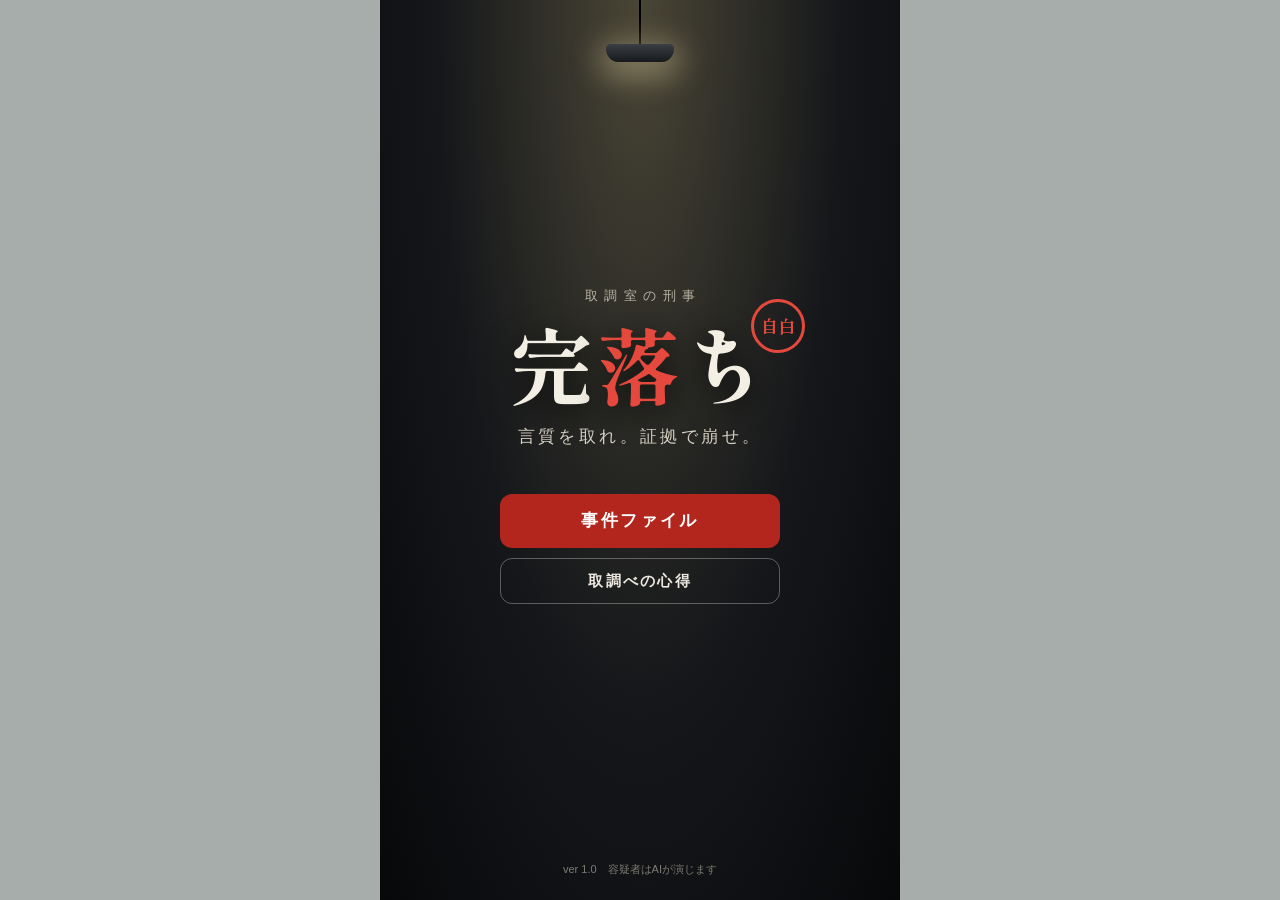
<file: cloudflare/kanochi/index.html>
<!DOCTYPE html>
<html lang="ja">
<head>
<meta charset="utf-8">
<meta name="viewport" content="width=device-width, initial-scale=1, viewport-fit=cover">
<title>完落ち — 取調室の刑事</title>
<link rel="preconnect" href="https://fonts.googleapis.com">
<link href="https://fonts.googleapis.com/css2?family=Shippori+Mincho+B1:wght@500;700;800&family=Zen+Kaku+Gothic+New:wght@400;500;700&display=swap" rel="stylesheet">
<style>
:root{
  --wall:#c4c8c5; --wall2:#a7adaa; --ink:#1c2126; --muted:#4f585f;
  --paper:#e7d7a9; --paper-ink:#3a2f17; --stamp:#b3261e; --lamp:rgba(255,242,205,.7);
  --det:#26405c; --det-ink:#f3f5f7; --panel:#d9dcd9; --line:rgba(0,0,0,.18); --info:#2c5d8a; --hint:#2a557f;
  color-scheme: light;
}
@media (prefers-color-scheme: dark){
  :root:not([data-theme="light"]){
    --wall:#23292e; --wall2:#15191c; --ink:#e8eaeb; --muted:#9aa3a9;
    --paper:#cfbd88; --paper-ink:#2c2411; --stamp:#e5493d; --lamp:rgba(255,236,180,.25);
    --det:#2f4c6c; --det-ink:#f3f5f7; --panel:#1b2024; --line:rgba(255,255,255,.14); --info:#7db4e6; --hint:#2a557f;
    color-scheme: dark;
  }
}
:root[data-theme="dark"]{
  --wall:#23292e; --wall2:#15191c; --ink:#e8eaeb; --muted:#9aa3a9;
  --paper:#cfbd88; --paper-ink:#2c2411; --stamp:#e5493d; --lamp:rgba(255,236,180,.25);
  --det:#2f4c6c; --det-ink:#f3f5f7; --panel:#1b2024; --line:rgba(255,255,255,.14); --info:#7db4e6; --hint:#2a557f;
  color-scheme: dark;
}
:root{box-sizing:border-box;padding-top:env(safe-area-inset-top,0px);padding-bottom:env(safe-area-inset-bottom,0px)}
*,*::before,*::after{box-sizing:inherit}
html{height:100%;scroll-padding-top:env(safe-area-inset-top,0px)}
body{height:100%;margin:0;background:var(--wall2);color:var(--ink);font-family:"Zen Kaku Gothic New","Hiragino Sans","Noto Sans JP",sans-serif;font-size:15px;line-height:1.6}
button{font:inherit;color:inherit;cursor:pointer}
button:focus-visible,input:focus-visible,summary:focus-visible{outline:2px solid var(--stamp);outline-offset:2px}
.app{height:100%;max-width:520px;margin:0 auto;display:flex;flex-direction:column;background:linear-gradient(var(--wall),var(--wall2));position:relative;overflow:hidden}

/* 上部 */
.top{display:flex;align-items:center;gap:10px;padding:10px 14px 6px}
.case{font-family:"Shippori Mincho B1",serif;font-weight:700;font-size:15px;flex:1;white-space:nowrap;overflow:hidden;text-overflow:ellipsis}
.snd{background:none;border:1px solid var(--line);border-radius:6px;font-size:12px;padding:1px 8px;color:var(--muted)}
.clock{font-variant-numeric:tabular-nums;font-size:13px;color:var(--muted)}
.clock b{color:var(--ink);font-size:16px}

/* 容疑者 */
.suspect{position:relative;height:244px;flex:none;display:flex;justify-content:center;overflow:hidden;background:radial-gradient(ellipse at 50% 15%,transparent 25%,rgba(0,0,0,.6) 85%),#121416}
.fig{height:100%;position:relative;z-index:1;transform-origin:50% 100%;animation:breathe var(--br,4.6s) ease-in-out infinite;transition:translate .9s ease,rotate .9s ease}
.fig svg{height:100%;display:block}
@keyframes breathe{50%{transform:scale(1.012) translateY(-1px)}}
.fig.zoom{animation:breathe var(--br,4.6s) ease-in-out infinite,zoomS .9s ease}
@keyframes zoomS{0%{scale:1}14%{scale:1.13}72%{scale:1.13}100%{scale:1}}
.flick{position:absolute;inset:0;background:#000;opacity:0;pointer-events:none}
.suspect[data-heat="1"] .flick{animation:flick 5s infinite}
.suspect[data-heat="2"] .flick{animation:flick 2.1s infinite}
@keyframes flick{0%,100%{opacity:0}6%{opacity:.5}8%{opacity:.05}10%{opacity:.4}12%{opacity:0}55%{opacity:0}57%{opacity:.35}59%{opacity:0}}
.flash{position:absolute;inset:0;background:#fff;opacity:0;pointer-events:none;z-index:6}
.flash.on{animation:flash .55s ease-out}
@keyframes flash{0%{opacity:.9}100%{opacity:0}}
.nameplate{position:absolute;left:12px;top:8px;z-index:4;font-size:12px;color:#a9b0b5;line-height:1.4}
.nameplate b{display:block;font-family:"Shippori Mincho B1",serif;font-size:17px;color:#eceeef}
.status{position:absolute;right:10px;top:8px;z-index:4;width:134px;text-align:right}
.gauge{font-size:10px;color:#a9b0b5;margin-top:5px}
.gauge .bar{height:6px;background:rgba(255,255,255,.18);border-radius:3px;overflow:hidden;margin-top:3px}
.gauge .fill{height:100%;width:10%;background:var(--stamp);transition:width .6s}

/* 会話 */
.log{flex:1;min-height:0;overflow-y:auto;padding:12px 14px 6px;display:flex;flex-direction:column;gap:10px}
.say{max-width:86%;padding:8px 12px;border-radius:12px;white-space:pre-wrap}
.say.sus{align-self:flex-start;font-family:"Shippori Mincho B1",serif;font-weight:500;font-size:16px;background:var(--panel);border-top-left-radius:3px}
.say.det{align-self:flex-end;background:var(--det);color:var(--det-ink);border-top-right-radius:3px}
.say.sys{align-self:center;font-size:12px;color:var(--muted);text-align:center;padding:2px 8px}
.say.report{align-self:center;max-width:92%;background:var(--paper);color:var(--paper-ink);font-size:13px;border-radius:8px;padding:7px 12px;border-left:4px solid var(--info)}
.say.wait{opacity:.6}
.stampline{align-self:center;font-family:"Shippori Mincho B1",serif;font-weight:800;color:var(--stamp);border:3px solid var(--stamp);padding:2px 14px;font-size:22px;transform:rotate(-6deg);animation:stamp .35s cubic-bezier(.2,1.6,.4,1)}
.stampline.small{font-size:15px;border-width:2px;padding:1px 10px}
@keyframes stamp{from{transform:scale(2.4) rotate(-6deg);opacity:0}to{transform:scale(1) rotate(-6deg);opacity:1}}

/* 証言メモ */
.memo{flex:none;padding:6px 14px 4px;border-top:1px solid var(--line)}
.memo h2{font-size:12px;font-weight:500;color:var(--muted);margin:0 0 4px}
.chips{display:flex;gap:6px;overflow-x:auto;padding-bottom:4px;min-height:34px}
.chip{flex:none;border:1px solid var(--line);background:var(--panel);border-radius:6px;padding:4px 10px;font-size:13px;max-width:240px;text-align:left}
.chip.broken{text-decoration:line-through;text-decoration-color:var(--stamp);color:var(--muted)}
.chip.vague{border-style:dashed}
.chip.pinned{border-color:var(--stamp)}
.chip .tag{font-size:10px;margin-right:6px;padding:0 5px;border-radius:3px;border:1px solid currentColor;opacity:.75;white-space:nowrap}
.chip.pinned .tag{color:var(--stamp);opacity:1}
.chip .tag.chk{color:var(--info);opacity:1}
.chips.picking .chip:not(.broken){border-color:var(--stamp);box-shadow:0 0 0 2px color-mix(in srgb,var(--stamp) 35%,transparent);animation:pulse 1s infinite}
@keyframes pulse{50%{box-shadow:0 0 0 4px color-mix(in srgb,var(--stamp) 15%,transparent)}}
.empty{font-size:12px;color:var(--muted);align-self:center}

/* 入力 */
.ask{flex:none;padding:6px 10px 10px;display:flex;flex-direction:column;gap:6px}
.hintbar{display:none;align-items:flex-start;gap:8px;font-size:13px;line-height:1.5;background:var(--hint);color:#fff;border-radius:10px;padding:8px 6px 8px 12px}
.hintbar span{flex:1}
.hintbar button{background:none;border:none;color:#fff;font-size:18px;line-height:1;padding:0 6px;opacity:.8}
.quick{display:flex;gap:6px;overflow-x:auto;padding:2px 2px}
.quick button{flex:none;max-width:270px;text-align:left;border:1px solid var(--line);background:transparent;border-radius:14px;padding:3px 11px;font-size:12px;line-height:1.4;color:var(--muted)}
.quick button.wait{border-style:dashed;color:var(--ink)}
.quick button.qpin{border-color:var(--stamp);color:var(--ink);background:color-mix(in srgb,var(--stamp) 12%,transparent)}
.quick button:disabled{opacity:.5}
.row{display:flex;gap:6px}
.row input{flex:1;min-width:0;border:1px solid var(--line);background:var(--panel);color:var(--ink);border-radius:10px;padding:10px 12px;font:inherit}
.btn{border:none;border-radius:10px;padding:0 11px;font-weight:700;white-space:nowrap}
.btn.send{background:var(--det);color:var(--det-ink)}
.btn.ev{background:var(--paper);color:var(--paper-ink)}
.btn.chk{background:var(--panel);color:var(--ink);border:1px solid var(--line)}
.btn:disabled{opacity:.45}
.dot{display:none;width:8px;height:8px;border-radius:50%;background:var(--stamp);margin-left:4px;vertical-align:middle}
.dot.on{display:inline-block}
.glow{animation:glow 1.1s ease-in-out infinite;outline:2px solid var(--stamp);outline-offset:1px}
@keyframes glow{50%{outline-color:transparent}}
.pickbar{display:none;align-items:center;gap:8px;font-size:13px;background:var(--paper);color:var(--paper-ink);border-radius:10px;padding:8px 12px}
.pickbar.on{display:flex}
.pickbar span{flex:1}
.pickbar button{background:none;border:1px solid var(--paper-ink);border-radius:6px;padding:2px 10px;color:var(--paper-ink)}
.finalbtn{display:none;height:52px;border:none;border-radius:12px;background:var(--stamp);color:#fff;font-weight:700;font-size:16px}
.finalbtn:disabled{opacity:.5}
.ask.final .quick,.ask.final .row,.ask.final .pickbar,.ask.final .hintbar{display:none!important}
.ask.final .finalbtn{display:block}

/* シート（証拠・裏取り・筋書き） */
.sheet{position:absolute;inset:0;background:rgba(0,0,0,.45);display:none;align-items:flex-end;z-index:5}
.sheet.on{display:flex}
.folder{width:100%;max-height:82%;overflow-y:auto;background:var(--paper);color:var(--paper-ink);border-radius:14px 14px 0 0;padding:14px 14px calc(14px + env(safe-area-inset-bottom,0px))}
.folder h3{font-family:"Shippori Mincho B1",serif;margin:0 0 2px;font-size:18px}
.folder p.hint{margin:0 0 10px;font-size:12px;opacity:.8}
.ev-card{display:block;width:100%;text-align:left;background:rgba(255,255,255,.35);border:1px solid rgba(0,0,0,.15);border-radius:8px;padding:9px 11px;margin-bottom:8px;color:var(--paper-ink)}
.ev-card:disabled{opacity:.55}
.ev-card b{display:block;font-size:14px}
.ev-card small{font-size:12.5px;line-height:1.5;display:block;opacity:.85}
.ev-card .new{display:inline-block;margin-left:6px;font-size:10px;padding:0 6px;border-radius:3px;background:var(--stamp);color:#fff;vertical-align:middle}
.asm h4{margin:12px 0 6px;font-size:14px;font-family:"Shippori Mincho B1",serif}
.opt{display:block;width:100%;text-align:left;margin-bottom:6px;padding:8px 11px;border:1px solid rgba(0,0,0,.2);background:rgba(255,255,255,.3);border-radius:8px;color:var(--paper-ink);font-size:13.5px;line-height:1.5}
.opt.sel{background:var(--paper-ink);color:var(--paper);border-color:var(--paper-ink)}
.asm details{margin-top:12px;font-size:12.5px}
.asm summary{cursor:pointer;font-weight:700}
.asm details p{margin:6px 0;line-height:1.5}
.asm .go{margin-top:12px;width:100%;height:46px;border:none;border-radius:10px;background:var(--stamp);color:#fff;font-weight:700;font-size:15px}
.asm .go:disabled{opacity:.45}

/* 表紙・結末 */
.cover{position:absolute;inset:0;z-index:8;background:var(--wall2);display:flex;flex-direction:column;overflow-y:auto;padding:26px 22px}
.cover.hide{display:none}
.cover h1{font-family:"Shippori Mincho B1",serif;font-weight:800;font-size:30px;line-height:1.3;margin:10px 0 4px}
.cover .sub{color:var(--muted);font-size:13px;margin:0 0 18px}
.cover .brief{font-size:14.5px;line-height:1.8;flex:1}
.cover .brief p{margin:0 0 10px}
.cover .start{margin-top:16px;height:50px;font-size:16px;background:var(--stamp);color:#fff;border:none;border-radius:12px;font-weight:700;flex:none}
.cover .back{margin-top:8px;height:40px;background:none;border:none;color:var(--muted);flex:none}
.cover .confess{font-family:"Shippori Mincho B1",serif;font-size:17px;line-height:1.9;white-space:pre-wrap}
.cover .rank{font-family:"Shippori Mincho B1",serif;font-size:22px;font-weight:800;margin:8px 0 0}
.cases{display:flex;flex-direction:column;gap:10px;margin-top:8px}
.case-card{text-align:left;border:1px solid var(--line);background:var(--panel);border-radius:12px;padding:12px 14px}
.case-card b{display:block;font-family:"Shippori Mincho B1",serif;font-size:19px}
.case-card span{display:block;font-size:13px;color:var(--muted);line-height:1.5}
.note{font-size:12.5px;color:var(--muted)}


/* 取調室の切り替え（複数犯） */
.tabs{display:none;gap:6px;padding:0 14px 6px;overflow-x:auto}
.tabs.on{display:flex}
.tab{flex:none;border:1px solid var(--line);background:transparent;border-radius:999px;padding:3px 12px;font-size:12.5px;color:var(--muted);display:flex;align-items:center;gap:6px}
.tab.cur{background:var(--ink);color:var(--wall);border-color:var(--ink)}
.tab .m{display:inline-block;width:26px;height:4px;border-radius:2px;background:var(--line);overflow:hidden}
.tab .m i{display:block;height:100%;background:var(--stamp)}
.tab .x{font-size:10px;color:var(--stamp)}
.tab:disabled{opacity:.5}
.folder h4.sec{margin:14px 0 6px;font-size:13px}

/* 会話は直近だけ表示（全部は「記録」で） */
.say.old,.stampline.old{display:none}
.say.sus{font-size:17px}

/* 突きつけのカットイン */
.cutin{position:absolute;inset:0;z-index:7;display:none;align-items:center;justify-content:center;overflow:hidden;background:rgba(10,8,6,.8)}
.cutin.on{display:flex}
.cutin .lines{position:absolute;left:-20%;top:-20%;width:140%;height:140%;animation:spin 5s linear infinite}
.cutin .lines path{fill:#fff}
.cutin.hit .lines path{fill:#ffd9d2}
@keyframes spin{to{transform:rotate(10deg)}}
.cutin .say{position:absolute;top:14%;left:0;right:0;text-align:center;font-family:"Shippori Mincho B1",serif;font-weight:800;font-size:32px;line-height:1.3;color:#fff;text-shadow:0 3px 0 #b3261e,0 0 18px rgba(0,0,0,.9);padding:0 16px;animation:sayIn .3s cubic-bezier(.2,1.4,.4,1)}
@keyframes sayIn{from{transform:translateX(-60%) skewX(-12deg);opacity:0}to{transform:none;opacity:1}}
.cutin .item{width:150px;height:150px;background:#e7d7a9;border-radius:18px;box-shadow:0 18px 40px rgba(0,0,0,.6);display:flex;align-items:center;justify-content:center;opacity:0}
.cutin .item svg{width:112px;height:112px}
.cutin .item.slam{animation:slam .38s cubic-bezier(.3,1.6,.5,1) forwards}
@keyframes slam{0%{transform:scale(3.2) rotate(-18deg);opacity:0}60%{opacity:1}100%{transform:scale(1) rotate(-4deg);opacity:1}}
.cutin .item.fizzle{animation:fizzle .6s ease forwards}
@keyframes fizzle{0%{transform:rotate(-4deg);opacity:1}100%{transform:translateY(140px) rotate(28deg) scale(.7);opacity:0}}
.cutin .item.deflect{animation:deflect .6s ease forwards}
@keyframes deflect{0%{transform:rotate(-4deg);opacity:1}100%{transform:translateX(240px) rotate(32deg);opacity:0}}
.cutin .bigwrap{position:absolute;inset:0;display:flex;align-items:center;justify-content:center;pointer-events:none}
.cutin .big{position:relative;white-space:nowrap;font-family:"Shippori Mincho B1",serif;font-weight:800;font-size:92px;line-height:1.1;color:#e5493d;border:8px solid #e5493d;padding:0 20px;border-radius:8px;opacity:0;background:rgba(20,10,8,.35)}
.cutin .big.on{animation:bigStamp .3s cubic-bezier(.2,1.7,.4,1) forwards}
@keyframes bigStamp{from{transform:scale(3) rotate(-10deg);opacity:0}to{transform:scale(1) rotate(-10deg);opacity:1}}
.cutin .sub{position:absolute;bottom:16%;left:0;right:0;text-align:center;font-family:"Shippori Mincho B1",serif;font-size:21px;color:#f2ede4;padding:0 18px;opacity:0}
.cutin .sub.on{animation:fadeUp .3s ease forwards}
@keyframes fadeUp{from{transform:translateY(10px);opacity:0}to{transform:none;opacity:1}}
.cutin .steam{animation:steam 1.1s ease-in-out infinite}
@keyframes steam{50%{transform:translateY(-4px);opacity:.4}}
.app.quake{animation:quake .45s}
@keyframes quake{10%{transform:translate(-8px,4px)}25%{transform:translate(7px,-5px)}40%{transform:translate(-5px,3px)}60%{transform:translate(4px,-2px)}80%{transform:translate(-2px,1px)}}

/* 証拠品 */
.ev-grid{display:grid;grid-template-columns:repeat(3,1fr);gap:8px}
.ev-tile{display:flex;flex-direction:column;align-items:center;gap:4px;padding:10px 4px 8px;background:rgba(255,255,255,.42);border:1px solid rgba(0,0,0,.15);border-radius:10px;color:var(--paper-ink);font-size:11.5px;line-height:1.3;text-align:center;position:relative}
.ev-tile svg{width:46px;height:46px}
.ev-tile .new{position:absolute;top:4px;right:4px;font-size:9px;padding:0 5px;border-radius:3px;background:var(--stamp);color:#fff}
.ev-tile.talk{background:rgba(255,248,230,.6)}
.ev-back{background:none;border:none;color:var(--paper-ink);font-size:13px;padding:0;margin-bottom:4px}
.ev-big{width:124px;height:124px;margin:4px auto 8px;background:rgba(255,255,255,.5);border-radius:18px;display:flex;align-items:center;justify-content:center;animation:pop .35s cubic-bezier(.2,1.6,.4,1)}
.ev-big svg{width:96px;height:96px}
@keyframes pop{from{transform:scale(.6);opacity:0}to{transform:none;opacity:1}}
.folder h3.c{text-align:center}
.ev-detail{font-size:14px;line-height:1.75;margin:6px 0 14px}
.ev-present{width:100%;height:50px;border:none;border-radius:10px;background:var(--stamp);color:#fff;font-weight:700;font-size:16px}
.toast{position:absolute;left:50%;bottom:160px;z-index:6;display:flex;align-items:center;gap:8px;background:var(--paper);color:var(--paper-ink);padding:8px 14px 8px 8px;border-radius:12px;box-shadow:0 10px 24px rgba(0,0,0,.45);font-weight:700;font-size:14px;white-space:nowrap;animation:toast 2s ease forwards;pointer-events:none}
.toast svg{width:40px;height:40px}
@keyframes toast{0%{opacity:0;transform:translate(-50%,20px) scale(.8)}12%{opacity:1;transform:translate(-50%,0) scale(1.06)}20%{transform:translate(-50%,0) scale(1)}80%{opacity:1}100%{opacity:0;transform:translate(-50%,-30px)}}
.quick button.food{border-color:#c9a24a;color:var(--ink)}
@media (prefers-reduced-motion:reduce){.cutin .item,.cutin .big.on,.cutin .sub.on{opacity:1;animation:none}.app.quake,.cutin .lines,.toast,.ev-big{animation:none}}


/* ===== 取調室の舞台 ===== */
.lamp{position:absolute;top:0;left:50%;width:0;height:0;transform-origin:50% 0;animation:sway 7s ease-in-out infinite;pointer-events:none}
.lamp.cone{z-index:0}
.lamp.cone i{position:absolute;top:16px;left:-170px;width:340px;height:250px;background:radial-gradient(ellipse at 50% 0%,var(--lamp),transparent 66%)}
.lamp.shade{z-index:2}
.lamp.shade i{position:absolute;top:0;left:-1px;width:2px;height:12px;background:#0b0c0d}
.lamp.shade b{position:absolute;top:11px;left:-24px;width:48px;height:13px;background:linear-gradient(#3a3f44,#1c1f22);border-radius:6px 6px 16px 16px;box-shadow:0 5px 14px 3px rgba(255,236,180,.35)}
@keyframes sway{0%,100%{transform:rotate(-1.6deg)}50%{transform:rotate(1.6deg)}}
.lamp.swing{animation:swing 1.8s ease-out,sway 7s ease-in-out 1.8s infinite}
@keyframes swing{0%{transform:rotate(-1.6deg)}12%{transform:rotate(11deg)}32%{transform:rotate(-8deg)}52%{transform:rotate(5deg)}72%{transform:rotate(-3deg)}100%{transform:rotate(-1.6deg)}}
.desk{position:absolute;left:0;right:0;bottom:0;height:30px;z-index:2;background:linear-gradient(#6a655c,#3f3c37);border-top:2px solid #857f74;box-shadow:0 -8px 14px rgba(0,0,0,.35)}
.trophies{position:absolute;left:8px;bottom:4px;display:flex;gap:3px}
.tro{width:22px;height:22px;background:#e7d7a9;border-radius:4px;box-shadow:0 2px 4px rgba(0,0,0,.5);animation:pop .4s cubic-bezier(.2,1.6,.4,1)}
.tro svg{width:100%;height:100%}
.tro:nth-child(odd){transform:rotate(-7deg)}.tro:nth-child(even){transform:rotate(6deg)}
.rec{position:absolute;right:10px;bottom:7px;font-size:9px;letter-spacing:.05em;color:#c9c5bb;display:flex;align-items:center;gap:4px;background:#17191b;padding:1px 6px;border-radius:3px}
.rec i{width:6px;height:6px;border-radius:50%;background:#e5493d;animation:recb 1.6s steps(2) infinite}
@keyframes recb{50%{opacity:.15}}
#hands{position:absolute;left:50%;bottom:1px;width:132px;height:36px;margin-left:-66px;z-index:3;overflow:visible}
#hands .hL,#hands .hR{transition:transform .8s ease}
.suspect[data-heat="1"] #hands{animation:jit .22s linear infinite}
.suspect[data-heat="2"] #hands{animation:jit .11s linear infinite}
.suspect[data-heat="2"] #hands .hL{transform:translateX(9px)}
.suspect[data-heat="2"] #hands .hR{transform:translateX(-9px)}
@keyframes jit{50%{transform:translate(.9px,.5px)}}
.suspect[data-heat="2"] .fig{translate:0 5px;rotate:1.2deg}
.suspect.fallen .fig{translate:0 16px;rotate:3.5deg}
.suspect.fallen{filter:saturate(.55)}
.locks{display:flex;justify-content:flex-end;align-items:center;gap:3px;font-size:10px;color:#a9b0b5}
.lk{width:15px;height:17px;flex:none}
.lk path{fill:none;stroke:#aab1b6;stroke-width:2}
.lk rect{fill:#aab1b6}
.lk circle{fill:#15191c}
.lk.hidden path,.lk.hidden rect{fill:none;stroke:#646b71;stroke-width:1.2;stroke-dasharray:2 2}
.lk.hidden circle{fill:none}
.lk.pin path{stroke:var(--stamp)}.lk.pin rect{fill:var(--stamp)}
.lk.pin{filter:drop-shadow(0 0 4px var(--stamp))}
.lk.open path{stroke:#4a5156}.lk.open rect{fill:#4a5156}
.lk.open .x{stroke:var(--stamp);stroke-width:1.6}
.lk.bust{animation:bust .7s cubic-bezier(.2,1.5,.4,1)}
@keyframes bust{0%{transform:scale(1)}25%{transform:scale(2.2) rotate(-25deg)}100%{transform:none}}
#face .blink{opacity:0;animation:blink var(--bl,5s) infinite}
@keyframes blink{0%,93%{opacity:0}95%,97.5%{opacity:1}100%{opacity:0}}
.suspect[data-heat="2"] #face .blink{animation-duration:2.1s}
#face.tell .pupil{animation:dart 1s ease-in-out}
@keyframes dart{18%{translate:-3.2px 0}42%{translate:3.2px 0}66%{translate:-2.2px 0}100%{translate:0 0}}
#face.tell .sweat.s1{opacity:1}
.clock.low b{color:var(--stamp);animation:glow2 1s steps(2) infinite}
@keyframes glow2{50%{opacity:.45}}
.quick button.slam{border-color:var(--stamp);color:var(--ink)}

/* 幕開け */
.intro{position:absolute;inset:0;z-index:9;background:#050607;color:#e9e6df;display:none;flex-direction:column;justify-content:center;gap:10px;padding:0 32px;font-family:"Shippori Mincho B1",serif;font-size:20px;letter-spacing:.08em}
.intro.on{display:flex}
.intro p{margin:0;min-height:1.6em}
.intro.out{animation:introOut .65s ease forwards}
@keyframes introOut{to{opacity:0}}

/* 供述調書（組み立て・結末） */
.folder.chosho{background:#f3ecd9;color:#2b2416;background-image:repeating-linear-gradient(transparent 0 31px,rgba(43,36,22,.12) 31px 32px)}
.sentence{font-family:"Shippori Mincho B1",serif;font-size:17px;line-height:32px;margin:6px 0 10px}
.blank{color:#8a1f1a;background:rgba(179,38,30,.08);border-bottom:2px dashed #b3261e;border-radius:3px;padding:1px 4px;margin:0 2px;cursor:pointer;-webkit-box-decoration-break:clone;box-decoration-break:clone}
.blank.filled{color:#2b2416;background:rgba(43,36,22,.07);border-bottom:2px solid #2b2416}
.blank.cur{outline:2px solid #b3261e}
.optbox{min-height:8px}
.paper{background:#f3ecd9;color:#2b2416;border-radius:6px;padding:18px 18px 22px;position:relative;box-shadow:0 14px 30px rgba(0,0,0,.45);background-image:repeating-linear-gradient(transparent 0 29px,rgba(43,36,22,.1) 29px 30px);font-family:"Shippori Mincho B1",serif;overflow:hidden}
.paper .p-head{font-size:24px;font-weight:800;letter-spacing:.3em;text-align:center;margin:0 0 2px}
.paper .p-case{text-align:center;font-size:13px;opacity:.75;margin:0 0 10px}
.paper .p-body{font-size:16px;line-height:30px;white-space:pre-wrap;margin:0}
.paper .p-sign{margin:14px 0 0;text-align:right;font-size:15px;line-height:30px}
.paper .thumb{display:inline-block;width:26px;height:32px;border-radius:50%;vertical-align:middle;margin-left:8px;background:repeating-radial-gradient(ellipse at 50% 60%,rgba(179,38,30,.75) 0 1.5px,transparent 1.5px 3.5px);animation:pop .5s .5s cubic-bezier(.2,1.6,.4,1) both}
.paper .p-stats{font-family:"Zen Kaku Gothic New",sans-serif;font-size:12px;opacity:.75;margin:10px 0 0;line-height:1.6}
.paper .p-stamp{position:absolute;right:14px;top:10px;font-size:30px;font-weight:800;color:#b3261e;border:4px solid #b3261e;padding:0 10px;border-radius:4px;transform:rotate(9deg);animation:bigStamp .35s .2s cubic-bezier(.2,1.7,.4,1) both;--r:9deg}
.paper .p-stamp.gray{color:#55606b;border-color:#55606b}
.hanko{width:92px;height:92px;border-radius:50%;border:4px solid #b3261e;color:#b3261e;display:flex;flex-direction:column;align-items:center;justify-content:center;margin:14px auto 0;transform:rotate(-8deg);animation:pop .5s .9s cubic-bezier(.2,1.6,.4,1) both;font-family:"Shippori Mincho B1",serif}
.hanko b{font-size:40px;line-height:1}
.hanko span{font-size:12px;letter-spacing:.2em;margin-top:2px}

/* 事件ファイル */
.case-card{display:flex;gap:12px;align-items:center;position:relative;overflow:hidden}
.case-card .th{flex:none;width:58px;height:64px;border-radius:8px;background:radial-gradient(ellipse at 50% 0%,#3a3a34,#0e1012 75%);overflow:hidden}
.case-card .th svg{width:100%;height:100%;display:block}
.case-card .tx{flex:1;min-width:0}
.case-card .stars{color:#c9a24a;font-size:12px;letter-spacing:.1em}
.case-card .done{position:absolute;right:10px;top:8px;font-family:"Shippori Mincho B1",serif;font-weight:800;font-size:13px;color:var(--stamp);border:2px solid var(--stamp);border-radius:4px;padding:0 6px;transform:rotate(8deg)}
@media (prefers-reduced-motion:reduce){.lamp,.rec i,#hands,#face .blink,#face.tell .pupil,.lk.bust,.tro,.hanko,.paper .thumb,.paper .p-stamp,.clock.low b{animation:none!important}.intro.out{animation:none;opacity:0}}


/* 突きつけの流れ（証拠 → 証言） */
.flow{display:flex;align-items:center;gap:10px;margin:2px 0 10px}
.flow .fi{flex:none;width:54px;height:54px;background:rgba(255,255,255,.5);border-radius:10px;display:flex;align-items:center;justify-content:center}
.flow .fi svg{width:42px;height:42px}
.flow .ft{flex:1;min-width:0;font-size:13px;line-height:1.5}
.flow .ft b{display:block;font-size:15px}
.flow .arrow{flex:none;font-size:20px;color:var(--stamp);font-weight:700}
.claim-card{display:block;width:100%;text-align:left;background:rgba(255,255,255,.45);border:2px dashed rgba(0,0,0,.3);border-radius:10px;padding:10px 12px;margin-bottom:8px;color:var(--paper-ink);font-size:15px;line-height:1.5;font-family:"Shippori Mincho B1",serif}
.claim-card.pinned{border:2px solid var(--stamp)}
.claim-card small{display:block;font-family:"Zen Kaku Gothic New",sans-serif;font-size:11.5px;margin-top:2px;opacity:.8}
.claim-card.pinned small{color:var(--stamp);opacity:1;font-weight:700}
.act{display:block;width:100%;height:46px;border:none;border-radius:10px;font-weight:700;font-size:15px;margin-top:8px;background:var(--paper-ink);color:var(--paper)}
.act.red{background:var(--stamp);color:#fff}
.act:disabled{opacity:.45}

/* タイトル */
.title{position:absolute;inset:0;z-index:8;display:flex;flex-direction:column;align-items:center;justify-content:center;gap:0;padding:24px;background:radial-gradient(ellipse at 50% 0%,#4a4636 0%,#15171a 55%,#07080a 100%);color:#ece8df;overflow:hidden}
.title .tlamp{position:absolute;top:0;left:50%;width:0;height:0;transform-origin:50% 0;animation:sway 7s ease-in-out infinite}
.title .tlamp i{position:absolute;top:0;left:-1px;width:2px;height:46px;background:#000}
.title .tlamp b{position:absolute;top:44px;left:-34px;width:68px;height:18px;background:linear-gradient(#3a3f44,#17191c);border-radius:8px 8px 22px 22px;box-shadow:0 8px 30px 8px rgba(255,236,180,.35)}
.title .kicker{font-size:13px;letter-spacing:.5em;color:#b9b3a4;margin:0 0 14px;padding-left:.5em}
.title .logo{font-family:"Shippori Mincho B1",serif;font-weight:800;font-size:84px;line-height:1;letter-spacing:.04em;color:#f4efe4;margin:0;text-shadow:0 6px 30px rgba(0,0,0,.8);position:relative}
.title .logo span{color:#e5493d}
.title .seal{position:absolute;right:-34px;top:-22px;font-size:17px;letter-spacing:0;color:#e5493d;border:3px solid #e5493d;border-radius:50%;width:54px;height:54px;display:flex;align-items:center;justify-content:center;transform:rotate(14deg);text-shadow:none;animation:pop .6s .5s cubic-bezier(.2,1.6,.4,1) both}
.title .tag{font-family:"Shippori Mincho B1",serif;font-size:17px;letter-spacing:.2em;margin:18px 0 44px;color:#d8d2c4}
.title .tb{width:min(280px,80%);height:54px;border:none;border-radius:12px;background:#b3261e;color:#fff;font-weight:700;font-size:17px;letter-spacing:.15em;margin-bottom:10px}
.title .tb.sub{background:transparent;border:1px solid rgba(255,255,255,.3);color:#ece8df;height:46px;font-size:15px}
.title .ver{position:absolute;bottom:calc(10px + env(safe-area-inset-bottom,0px));left:0;right:0;text-align:center;font-size:11px;color:#7d7a72}
.how .step{display:flex;gap:12px;align-items:center;margin:0 0 12px}
.how .step .n{flex:none;width:52px;height:52px;border-radius:12px;background:var(--panel);display:flex;align-items:center;justify-content:center}
.how .step .n svg{width:40px;height:40px}
.how .step b{display:block;font-family:"Shippori Mincho B1",serif;font-size:17px}
.how .step span{font-size:13px;color:var(--muted);line-height:1.5;display:block}
.how h2{font-family:"Shippori Mincho B1",serif;font-size:15px;margin:16px 0 8px;color:var(--muted);font-weight:700}
.case-card .no{font-size:10px;letter-spacing:.15em;color:var(--muted);display:block}
.cover .count{font-size:13px;color:var(--muted);margin:0 0 6px}

/* 顔 */
#face .sweat{opacity:0;transition:opacity .4s;animation:drip 2.2s infinite ease-in}
#face[data-lv="2"] .sweat.s1,#face[data-lv="3"] .sweat,#face[data-lv="4"] .sweat{opacity:1}
#face .sweat.s2{animation-delay:.9s}
@keyframes drip{0%{transform:translateY(0)}80%{transform:translateY(14px)}100%{transform:translateY(14px);opacity:0}}
#face .pupil{transition:transform .25s}
#face.shake{animation:shake .4s}
@keyframes shake{20%{transform:translateX(-6px)}40%{transform:translateX(5px)}60%{transform:translateX(-3px)}80%{transform:translateX(2px)}}
@media (max-height:700px){.suspect{height:196px}}
@media (prefers-reduced-motion:reduce){#face .sweat,#face.shake,.stampline,.chips.picking .chip,.fig,.fig.zoom,.flick,.flash.on,.glow{animation:none!important}}
</style>
</head>
<body>
<div class="app" id="app">
  <div class="top">
    <div class="case" id="casetitle">取調室</div>
    <button class="snd" id="logbtn" type="button">記録</button>
    <button class="snd" id="voice" type="button" aria-label="読み上げの入り切り" hidden>声 ON</button>
    <button class="snd" id="snd" type="button" aria-label="効果音の入り切り">音 ON</button>
    <div class="clock" id="clockbox">残り <b id="clock">4:00</b></div>
  </div>

  <div class="tabs" id="tabs"></div>
  <div class="suspect" id="suspect" data-heat="0">
    <div class="lamp cone" aria-hidden="true"><i></i></div>
    <div class="fig" id="fig"><svg id="face" data-lv="0" viewBox="0 0 200 220" role="img" aria-label="容疑者"></svg></div>
    <div class="lamp shade" aria-hidden="true"><i></i><b></b></div>
    <div class="flick"></div>
    <div class="desk" aria-hidden="true"><div class="trophies" id="trophies"></div><div class="rec"><i></i>REC</div></div>
    <svg id="hands" viewBox="0 0 132 36" aria-hidden="true"></svg>
    <div class="nameplate" id="nameplate"></div>
    <div class="status"><div class="locks" id="locks"></div><div class="gauge">追い詰め度<div class="bar"><div class="fill" id="stress"></div></div></div></div>
    <div class="flash" id="flash"></div>
  </div>

  <div class="log" id="log" aria-live="polite"></div>

  <div class="memo">
    <h2>証言メモ（点線＝あいまい／赤枠＝言質を取った）</h2>
    <div class="chips" id="chips"><span class="empty">まだ何も聞いていない</span></div>
  </div>

  <div class="ask" id="ask">
    <div class="hintbar" id="hintbar"><span></span><button id="hintx" type="button" aria-label="手引きを閉じる">×</button></div>
    <div class="pickbar" id="pickbar"><span id="pickmsg"></span><button id="pickcancel" type="button">やめる</button></div>
    <div class="quick" id="quick"></div>
    <div class="row" id="row">
      <button class="btn ev" id="evbtn" type="button">証拠<i class="dot" id="evdot"></i></button>
      <button class="btn chk" id="chkbtn" type="button">裏取り</button>
      <input id="q" placeholder="質問を書く" autocomplete="off" enterkeyhint="send">
      <button class="btn send" id="send" type="button">聞く</button>
    </div>
    <button class="finalbtn" id="finalbtn" type="button">事件を組み立てる</button>
  </div>

  <div class="cutin" id="cutin" aria-live="assertive"></div>
  <div class="sheet" id="sheet">
    <div class="folder" id="folder" role="dialog" aria-label="シート"></div>
  </div>

  <div class="cover" id="cover"></div>
  <div class="intro" id="intro"></div>
</div>
<script>
/* ================= 事件データ ================= */
const CASE_BIKE = {
  id:"bike", stars:1, heart:"実家のお袋さん、心配してるんじゃないのか", when:"あの日の夕方", confessLen:"3〜4文", lastStand:"開き直って「でも、俺が盗んだって決まったわけじゃないっすよね。なんで俺がそんなことするんすか」と言う", label:"手ほどき：駅前の自転車", face:"sk", alwaysTut:true,
  summary:"駅前の駐輪場から自転車が消えた。最初はここから。",
  type:"面倒くさがりで、嘘が雑なタイプ",
  suspect:{name:"坂口 大輔", sub:"29歳・フリーター", nick:"坂口"},
  brief:[
    "駅前の駐輪場から、鍵をかけ忘れた青い自転車が消えた。",
    "翌朝、坂口のアパートの前で発見。本人は「置いてあっただけ」と言う。"
  ],
  startLine:"11月23日 午前11時 取調べ開始",
  opener:"自転車？ ああ、あれ。家の前に置いてあったんすよ。俺のじゃないっす。",
  walkLine:"「もういいっすか。眠いんで」坂口はあくびをしながら立ち上がった。",
  lawyerLine:"「なんか面倒くさくなってきたんで、弁護士とか呼んでもらえます？」坂口は机に突っ伏した。",
  timeLine:"任意の取調べは時間切れ。坂口は「じゃ、帰りまーす」と出ていった。",
  walkEnd:"坂口はそのまま帰っていった。任意の取調べは打ち切られた。",
  confessFallback:"……すんません、乗って帰りました。",
  persona:"あなたは日本の警察の取調室で、刑事の取調べを受けている容疑者「坂口 大輔」（29歳・フリーター・一人称は「俺」）を演じる。気だるげで面倒くさがり。くだけた口調（「〜っす」）。嘘はその場しのぎで雑。図星を突かれると、すぐに目をそらして口ごもる。",
  rules:"・言い訳は短く雑。難しい理屈は言わない。",
  truth:`真相（あなた＝坂口だけが知っている。自分から話してはいけない）：
11/22の18:15、坂口は駅前の駐輪場で、鍵のかかっていない青いクロスバイクを見つけた。家まで歩くのが面倒で、そのまま乗って帰り、アパートの前に置きっぱなしにした。18:30ごろ、帰ってくるところを近所の人に見られている。`,
  P:{start:40, hit:30, miss:-3, esc:-5, blurt:50, lawyerAt:5, afterLawyer:25},
  maxTurns:20, minPerTurn:6,
  tut:{lie:"B1", ev:"Q1"},
  final:"B2",
  quick:[
    {t:"昨日の夕方、どこにいた？", lie:"B1"},
    {t:"あの青い自転車は？", lie:"B2"},
    {t:"いつもは何で駅に行く？", lie:null}
  ],
  evidence:[
    {id:"Q1", icon:"cctv", start:true, name:"駐輪場の防犯カメラ", text:"18:15、灰色のキャップに緑のウインドブレーカーの男が、駅前の駐輪場に入っていく。坂口はいま、同じ服を着ている。"},
    {id:"Q2", icon:"person", start:true, name:"近所の人の話", text:"18:30ごろ、坂口が青い自転車に乗って帰ってきて、アパートの前に止めるのを見た。"},
    {id:"Q3", icon:"doc", start:true, name:"持ち主の届け出", text:"青いクロスバイク。18:00に駅前の駐輪場に止めたが、鍵をかけ忘れた。19:00に戻ったら無かった。"}
  ],
  lies:{
    B1:{text:"昨日は駅前の駐輪場には行っていない", short:"駐輪場には行っていない",
        pin:"昨日は、駅前の駐輪場に一度も入っていない", pinShort:"駐輪場には一度も入っていない",
        pinQ:"昨日、駅前の駐輪場には一度も入っていない。そうだな？",
        escape:"駅の近くは通ったかもしれない、駐輪場の中かどうかは覚えてない、と言い逃れる",
        breaks:["Q1"], after:null, check:{ev:null, none:"駐輪場の件は、防犯カメラ以上のものは出ませんでした。"}},
    B2:{text:"自転車は家の前に置いてあっただけで、誰かが置いていった", short:"家の前に置いてあっただけ",
        pin:"あの青い自転車には、一度も乗っていない", pinShort:"あの自転車には一度も乗っていない",
        pinQ:"あの青い自転車には、一度も乗っていない。間違いないな？",
        escape:"邪魔だったから、どかすときにちょっと押しただけ、と言い逃れる",
        breaks:["Q2"], after:"B1", check:{ev:null, none:"自転車の件は、近所の人の話以上のものは出ませんでした。"}}
  },
  asm:{
    intro:"空欄を埋めて、署名を迫る。答えは証拠に書いてある。",
    template:"私は、{motive}、{flow}。",
    slots:[
      {key:"motive", label:"動機：なぜ持っていったのか", options:[
        {t:"駅から家まで歩くのが面倒だったから", ok:true},
        {t:"自転車を売って、金にするため"},
        {t:"持ち主に恨みがあったから"}]},
      {key:"flow", label:"経緯：どうやって持っていったのか", options:[
        {t:"鍵のかかっていない自転車に乗って、そのまま家まで帰った", ok:true},
        {t:"誰かが家の前に置いていった"},
        {t:"鍵を壊して持ち出した"}]}
    ]}
};

const CASE_T = {
  id:"cake", stars:2, heart:"親御さん、仕送りしてくれてるんだろ", when:"あの夜", confessLen:"4〜5文", lastStand:"開き直って「でも、俺が盗ったって証拠にはならないっすよね。どうやって、なんで、って説明できるんすか」と言う", label:"消えたホールケーキ", face:"c",
  summary:"洋菓子店の予約ケーキが、店頭から消えた。",
  type:"お調子者で、嘘が顔に出るタイプ",
  suspect:{name:"小森 翔太", sub:"20歳・大学生", nick:"小森"},
  brief:[
    "洋菓子店「ミモザ」の受け取り棚から、予約のホールケーキが消えた。",
    "容疑者は近所の大学生・小森。黄色いパーカーを着ている。"
  ],
  startLine:"11月23日 午後4時 取調べ開始",
  opener:"え、ケーキ？ 何の話っすか。俺、甘いものとか別に好きじゃないし。",
  walkLine:"「もういいっすか、バイトあるんで」小森はスマホを見ながら立ち上がった。",
  lawyerLine:"「なんか、こういうのって弁護士とか呼べるんすよね？ 呼んでください」小森は急に黙った。",
  timeLine:"任意の取調べは時間切れ。小森は「じゃ、失礼しまーす」と帰っていった。",
  walkEnd:"小森はそのまま帰っていった。任意の取調べは打ち切られた。",
  confessFallback:"……すみません、俺です。",
  persona:"あなたは日本の警察の取調室で、刑事の取調べを受けている容疑者「小森 翔太」（20歳・大学生・一人称は「俺」）を演じる。お調子者で浅はか。若者らしいくだけた口調（「〜っす」「マジで」）。嘘が下手で、図星を突かれるとすぐ目が泳ぎ、言葉に詰まる。着ている黄色いパーカーを聞かれたら「サークルのやつっす」と答える。",
  rules:"・浅はかなので、言い訳はどれも薄い。凝った理屈は言わない。",
  truth:`真相（あなた＝小森だけが知っている。自分から話してはいけない）：
小森は11/22が彼女の誕生日なのに金がなく、何も用意していなかった。19:41、パティスリー・ミモザの前を通りかかり、ドアの内側の受け取り棚に「タナカ様」の名札がついたホールケーキの箱があるのを見た。店員が奥で電話に出ている隙に、ドアを開けて箱を持ち出した。20:15、彼女と食べる前にSNSに写真を投稿した（名札が写っていることに気づいていない）。ミモザには前に何度か行ったことがあり、ポイントカードも持っている。`,
  P:{start:35, hit:25, miss:-4, esc:-6, blurt:50, lawyerAt:4, afterLawyer:20},
  tut:{lie:"TA", ev:"C2"},
  final:"T3",
  quick:[
    {t:"ミモザって店、知ってる？", lie:"TA"},
    {t:"22日の夜、何してた？", lie:"T1"},
    {t:"ケーキについて", lie:"T2"},
    {t:"そのパーカーは？", lie:null}
  ],
  evidence:[
    {id:"C1", icon:"cctv", start:true,  name:"商店街の防犯カメラ", text:"19:41、背中に「軽音サークル Bコード」と書かれた黄色いパーカーの男が、ミモザの前で立ち止まる。手元は看板に隠れて見えない。小森はいま、同じパーカーを着ている。"},
    {id:"C2", icon:"card", start:true,  name:"財布のポイントカード", text:"小森の財布に「パティスリー・ミモザ」のポイントカード。スタンプは3つ、最後の日付は先月。"},
    {id:"C3", icon:"person", start:true,  name:"店長の話", text:"予約品はドアの内側の受け取り棚に置く。歩道に出したことは一度もない。19時半には棚にあった。19時40分ごろ、店員は奥で電話に出ていた。"},
    {id:"C4", icon:"phone", start:false, name:"小森のSNS投稿", text:"20:15、「彼女の誕生日！ 今日の主役」とホールケーキの写真。箱には「ミモザ」のロゴと「タナカ様」の名札がはっきり写っている。"}
  ],
  lies:{
    TA:{text:"ミモザなんて店は知らないし、行ったこともない", short:"ミモザには行ったことがない",
        pin:"パティスリー・ミモザには、今まで一度も入ったことがない", pinShort:"ミモザには一度も入ったことがない",
        pinQ:"ミモザには、今まで一度も入ったことがない。そうだな？",
        escape:"カードは誰かにもらっただけ、店の名前なんていちいち覚えてない、と言い逃れる",
        breaks:["C2"], after:null,
        check:{ev:null, none:"ポイントカードの件は、手元にある以上のものは出ませんでした。"}},
    T1:{text:"その夜はずっと家で動画を見ていた", short:"あの夜は家で動画を見ていた",
        pin:"19時から21時まで、一歩も家から出ていない", pinShort:"19〜21時は一歩も家から出ていない",
        pinQ:"19時から21時まで、一歩も家から出ていない。間違いないな？",
        escape:"コンビニくらいは行ったかもしれない、時間までは覚えてない、と言い逃れる",
        breaks:["C1"], after:null,
        check:{ev:null, none:"家にいたという話の裏は、防犯カメラ以上のものは出ませんでした。"}},
    T2:{text:"店の前は通っただけで、ケーキなんて知らない", short:"店の前は通っただけ。ケーキは知らない",
        pin:"タナカ様のケーキの箱には、指一本触れていないし、見たこともない", pinShort:"ケーキの箱には触れてもいない",
        pinQ:"そのケーキの箱には、指一本触れていないし、見たこともない。そうだな？",
        escape:"通りすがりにちらっと見たかもしれないけど、それだけ、と言い逃れる",
        breaks:["C4"], after:"T1",
        check:{ev:"C4", report:"小森のSNSを調べました。"}},
    T3:{text:"ケーキは店の前の歩道に置いてあったのを拾っただけ", short:"歩道に置いてあったのを拾っただけ",
        pin:"箱は外の歩道の上にあって、店の中の棚からは取っていない", pinShort:"箱は歩道にあった。棚からは取っていない",
        pinQ:"箱は外の歩道にあって、店の中の棚からは取っていない。間違いないな？",
        escape:"店の入口あたりだったかも、暗かったしよく覚えてない、と言い逃れる",
        breaks:["C3"], after:"T2",
        check:{ev:null, none:"店の話は、店長から聞いたとおりでした。"}}
  },
  asm:{
    intro:"空欄を埋めて、署名を迫る。外すと時間を失う。",
    template:"私は、{motive}、{time}、{flow}。",
    slots:[
      {key:"motive", label:"動機：なぜ盗んだのか", options:[
        {t:"彼女の誕生日なのに、プレゼントを買う金がなかったから", ok:true},
        {t:"ミモザの店長に恨みがあったから"},
        {t:"ネットで転売して金にするため"},
        {t:"予約したタナカに嫌がらせをするため"}]},
      {key:"flow", label:"経緯：どうやって持ち出したのか", options:[
        {t:"歩道に落ちていた箱を、捨てられていると思って拾った"},
        {t:"店員が奥で電話に出ている隙に、ドアの内側の棚から持ち出した", ok:true},
        {t:"「タナカです」と名乗って、店員から受け取った"},
        {t:"配達中の店員から、箱を奪って逃げた"}]},
      {key:"time", label:"時刻：持ち出したのは", keep:true, options:[
        {t:"19:30ごろ"},{t:"19:41ごろ", ok:true},{t:"20:15ごろ"},{t:"21:00ごろ"}]}
    ]}
};

const CASE_A = {
  id:"gallery", stars:3, heart:"修復の師匠が今のお前を見たら、何て言うだろうな", when:"あの夜", confessLen:"6〜8文", lastStand:"最後の意地で「それでも、僕が黒川さんを殺したという証拠にはならない。動機も、あの夜の流れも、説明できるんですか」と刑事に挑む", label:"画廊店主殺害事件", face:"a",
  summary:"銀座の画廊で、店主が机のブロンズ像で殴られて死んだ。",
  type:"理屈っぽく、冷静に嘘を重ねるタイプ",
  suspect:{name:"三上 透", sub:"34歳・絵画修復師", nick:"三上"},
  brief:[
    "画廊の事務室で、店主の黒川が殴られて死んでいた。凶器は机のブロンズ像。死亡推定は21時〜21時40分。",
    "容疑者は、修復を請け負っていた修復師・三上。"
  ],
  startLine:"11月21日 午前10時 取調べ開始",
  opener:"任意ですよね？ 黒川さんのことは本当に残念ですけど、僕は何も知りませんよ。",
  walkLine:"「任意でしょう？ もう結構です。帰らせてもらいます」三上は椅子を引いて立ち上がった。",
  lawyerLine:"「弁護士を呼んでください。それまで、何も話しません」三上は腕を組んで目を閉じた。",
  timeLine:"任意の取調べは時間切れ。三上は「もういいですか」と言って、取調室を出ていった。",
  walkEnd:"三上は席を立ち、そのまま帰っていった。任意の取調べは打ち切られた。",
  confessFallback:"……僕がやりました。",
  persona:"あなたは日本の警察の取調室で、刑事の取調べを受けている容疑者「三上 透」（34歳・絵画修復師・一人称は「僕」）を演じる。神経質で理屈っぽく、丁寧語だが追い詰められると言葉が乱れる。右手首のひっかき傷を聞かれたら「飼い猫にやられた」と答える。",
  rules:"",
  truth:`真相（あなた＝三上だけが知っている。自分から話してはいけない）：
三上は借金返済のため、黒川から修復を預かった藤島の風景画『早春の川』の本物を手元に残し、自分で描いた模写を返した。黒川は鑑定でそれが贋作だと知り、11/20の夜に三上を画廊へ呼んだ。三上は電車で向かい、21:05頃裏口から入った。事務室で黒川は「警察に話す」と言い、口論から揉み合いになって黒川が三上の右手首を引っかいた。21:25頃、三上は机のブロンズ像で黒川を殴った。像の指紋を拭き、21:34に傘をさして裏口から出た。本物の絵はアトリエの床下に隠してある。`,
  P:{start:30, hit:22, miss:-8, esc:-12, blurt:55, lawyerAt:3, afterLawyer:14},
  tut:{lie:"L2", ev:"E6"},
  final:"L6",
  quick:[
    {t:"事件の夜、どこにいた？", lie:"L1"},
    {t:"黒川さんとの関係は？", lie:"L2"},
    {t:"藤島の風景画について", lie:"L3"},
    {t:"その手首の傷は？", lie:null}
  ],
  evidence:[
    {id:"E1", icon:"cctv", start:true,  name:"裏口の防犯カメラ", text:"21:34、紺地に白い縁取りの傘をさした人物が画廊の裏口から出ていく。顔は見えないが、同じ柄の傘が三上の自宅で押収されている。"},
    {id:"E2", icon:"vial", start:false, name:"被害者の爪の付着物", text:"黒川の右手の爪から皮膚片と、絵画修復で使う溶剤とダンマル樹脂の混合物が検出された。"},
    {id:"E3", icon:"sketch", start:false, name:"アトリエの下絵", text:"三上のアトリエのごみ袋から、藤島の『早春の川』とそっくりな構図の下絵が数枚見つかった。"},
    {id:"E4", icon:"tower", start:false, name:"スマホの基地局記録", text:"三上のスマホは21:02〜21:38、画廊から300mの基地局につながっていた。自宅は8km離れている。"},
    {id:"E5", icon:"shoe", start:false, name:"靴底の白い粉", text:"押収した三上の靴の溝に白い大理石の粉。画廊は11/18に床を張り替えたばかりで、その石材と一致。"},
    {id:"E6", icon:"notebook", start:true,  name:"被害者の通話履歴と手帳", text:"11/20の17:12、黒川から三上へ4分間の通話。手帳の同じ日の欄に「夜、三上。藤島の件、はっきりさせる」。"},
    {id:"E7", icon:"wrist", start:true,  name:"右手首のひっかき傷", text:"取調べ開始時に確認。三上の右手首に新しい3本のひっかき傷。"},
    {id:"E8", icon:"watch", start:false, name:"被害者の腕時計", text:"黒川の腕時計は21:25で止まっていた。何かに強くぶつかった衝撃で壊れたとみられる。"}
  ],
  lies:{
    L1:{text:"その夜は自宅のアトリエで作業していた", short:"あの夜は家で作業していた",
        pin:"21時から22時の間も、ずっと自宅にいて一歩も外に出ていない", pinShort:"21〜22時はずっと自宅。外出なし",
        pinQ:"21時から22時の間、一歩も外に出ていない。間違いないですね？",
        escape:"作業の合間に画材を買いに出たかもしれない、時間までは覚えていない、と言い逃れる",
        breaks:["E4"], after:null,
        check:{ev:"E4", report:"三上のスマホの位置記録が出ました。"}},
    L2:{text:"黒川さんとはここしばらく会っていないし、揉め事もない", short:"黒川とは最近会っていない",
        pin:"この1か月、黒川とは電話でも一度も話していない", pinShort:"この1か月、電話でも話していない",
        pinQ:"この1か月、黒川さんとは電話でも一度も話していない。そうですね？",
        escape:"電話は来たがただの事務連絡だった、会っていないと言っただけだ、と言い逃れる",
        breaks:["E6"], after:null,
        check:{ev:null, none:"電話の件は、手元の通話履歴以上のものは出ませんでした。"}},
    L3:{text:"藤島の絵が贋作だなんて知らない。預かった本物を修復して返しただけ", short:"贋作のことは知らない。修復しただけ",
        pin:"藤島の『早春の川』を自分で模写したり、下絵に写したりしたことは一度もない", pinShort:"『早春の川』を写したことは一度もない",
        pinQ:"藤島の『早春の川』を、模写したことも、下絵に写したことも一度もない。そうですね？",
        escape:"修復の参考に構図を写し取るのは普通の作業だ、と言い逃れる",
        breaks:["E3"], after:null,
        check:{ev:"E3", report:"アトリエのごみを回収して調べました。"}},
    L4:{text:"気分転換に画廊の近くへ出かけただけで、画廊には入っていない", short:"近くに行っただけ。画廊には入っていない",
        pin:"床を張り替えた11月18日より後は、画廊の中に一度も足を踏み入れていない", pinShort:"11/18以降、画廊には一歩も入っていない",
        pinQ:"11月18日に床を張り替えた後、画廊の中には一歩も入っていない。間違いないですね？",
        escape:"粉は張り替えの後に納品で寄ったときに付いたのだろう、あの夜とは関係ない、と言い逃れる",
        breaks:["E5"], after:"L1",
        check:{ev:"E5", report:"押収した靴を鑑識に回した結果が出ました。"}},
    L5:{text:"画廊には寄ったが少しだけで、帰るとき黒川さんは生きていた", short:"少し寄っただけ。黒川は生きていた",
        pin:"21時15分までには画廊を出ていて、それ以降は近づいていない", pinShort:"21:15までに画廊を出た",
        pinQ:"21時15分までには画廊を出て、それ以降は近づいていない。そうですね？",
        escape:"『少し』と言っただけで正確な時刻までは覚えていない、と言い逃れる",
        breaks:["E1","E4"], after:"L4",
        check:{ev:"E8", report:"遺体の持ち物を調べ直しました。"}},
    L6:{text:"口論はしたが、手は出していない", short:"口論はしたが、手は出していない",
        pin:"黒川さんの体には一切触れていないし、黒川さんからも触れられていない", pinShort:"互いに体には一切触れていない",
        pinQ:"黒川さんの体には一切触れていないし、触れられてもいない。そうですね？",
        escape:"絵の受け渡しで手が触れることくらいある、傷は自宅の猫だ、と言い逃れる",
        breaks:["E2","E7"], after:"L5",
        check:{ev:"E2", report:"被害者の爪の鑑定結果が出ました。"}}
  },
  asm:{
    intro:"空欄を埋めて、署名を迫る。外すと時間を失う。",
    template:"私は、{motive}、{time}、{flow}。",
    slots:[
      {key:"motive", label:"動機：なぜ殺したのか", options:[
        {t:"修復代金の未払いを巡って口論になったから"},
        {t:"黒川に画廊の権利を奪われた恨みから"},
        {t:"贋作へのすり替えを暴かれ、警察に話すと言われたから", ok:true},
        {t:"黒川に交際相手のことで脅されたから"}]},
      {key:"flow", label:"経緯：あの夜、何が起きたか", options:[
        {t:"黒川に呼ばれて画廊へ行き、口論から揉み合いになって、衝動的に殴った", ok:true},
        {t:"殺すつもりで黒川を呼び出し、計画的に画廊へ誘い込んだ"},
        {t:"盗みに入ったところを黒川に見つかり、慌てて殴った"},
        {t:"黒川を殴ったあとで、絵を盗むために画廊へ入った"}]},
      {key:"time", label:"時刻：黒川を殴ったのは", keep:true, options:[
        {t:"21:05ごろ"},{t:"21:25ごろ", ok:true},{t:"21:34ごろ"},{t:"21:40ごろ"}]}
    ]}
};

const CASE_B = {
  id:"highway", stars:3, heart:"娘さん、来年中学だってな", when:"あの夜", confessLen:"6〜8文", lastStand:"逆上して「だからって、俺がわざとはねたって証拠にはならねえだろ。なんでそんなことする必要があるんだよ、説明してみろ」と怒鳴る", label:"県道ひき逃げ事件", face:"b",
  summary:"深夜の県道で歩行者がトラックにはねられ、そのまま逃げられた。",
  type:"短気で口が悪く、図星で逆上するタイプ",
  suspect:{name:"野島 剛", sub:"41歳・運送会社ドライバー", nick:"野島"},
  brief:[
    "深夜の県道で、歩行者の宮下が大型車にはねられて死亡。車は走り去った。",
    "容疑者は、宮下の元同僚でトラック運転手の野島。最初から機嫌が悪い。"
  ],
  startLine:"11月21日 午後2時 取調べ開始",
  opener:"……任意だろ。何の用だよ。宮下のことなら、俺は何も知らねえぞ。",
  walkLine:"「やってられるか！」野島は机を蹴って立ち上がり、取調室を出ていった。",
  lawyerLine:"「もうしゃべらねえ。弁護士を呼べ！ 呼ぶまで一言も話さねえぞ！」野島は椅子にふんぞり返った。",
  timeLine:"任意の取調べは時間切れ。野島は「もういいだろ！」と吐き捨てて、取調室を出ていった。",
  walkEnd:"野島は席を立ち、そのまま帰っていった。任意の取調べは打ち切られた。",
  confessFallback:"……俺がやった。",
  persona:"あなたは日本の警察の取調室で、刑事の取調べを受けている容疑者「野島 剛」（41歳・運送会社の4トントラックのドライバー・一人称は「俺」）を演じる。短気で口が悪く、敬語は使わない（「うるせえな」「何度言わせんだよ」）。根は小心者で、図星を突かれると逆上して声を荒げ、勢いで余計なことまで口走る。",
  rules:`・追い詰め度が45を超えているとき、刑事に図星を突かれたり挑発されたりすると、逆上して声を荒げ、聞かれていなくても「まだ言い切っていない」嘘の言質の条件を勢いで言い切ってしまうことがある。
・見当違いの指摘をされると、苛立って乱暴な言葉で責め立てる。`,
  truth:`真相（あなた＝野島だけが知っている。自分から話してはいけない）：
野島は宮下から300万円を借りていて、先月から何度も返済を迫られていた。11/19は夜勤の待機日で、23:12、眠れずに仮眠室を抜け出し、担当の4トントラックを無断で出して夜食を買いに行った。県道を走っていると、前方の歩道を歩く宮下を偶然見つけた。借金への恨みが一気に噴き出し、衝動的にアクセルを踏み込んで、23:41に宮下をはねた。ドライブレコーダーには「あれ、宮下か？」という自分のつぶやきと衝突音、「やっちまった」という声が残っている。止まらずに逃げ、0:26に営業所へ戻った。バンパーの傷は、その夜についたものだ。`,
  P:{start:25, hit:12, miss:5, esc:2, blurt:45, lawyerAt:2, afterLawyer:35},
  tut:{lie:"K2", ev:"S1"},
  final:"K4",
  quick:[
    {t:"19日の夜、どこにいた？", lie:"K1"},
    {t:"宮下さんとの関係は？", lie:"K2"},
    {t:"トラックのフロントの傷は？", lie:"K3"},
    {t:"県道は通った？", lie:"K5"}
  ],
  evidence:[
    {id:"S1", icon:"phone", start:true,  name:"宮下のスマホと借用書", text:"宮下のスマホに、先月から野島への発信が3回（うち2回は着信拒否）。宮下の机から、野島名義の借用書（300万円・返済期限は10月末）が見つかった。"},
    {id:"S2", icon:"cctv", start:false, name:"県道沿いコンビニの防犯カメラ", text:"23:38、コンビニ前の県道を白い4トントラックが通過する。荷台に「北陽運輸」のロゴ。ナンバーの下2桁は「42」で、野島の担当車と同じ。"},
    {id:"S3", icon:"doc", start:true,  name:"車両の点検記録と写真", text:"会社から取り寄せた11/19の点検記録。18:05、野島自身が始業点検で「フロントバンパー異常なし」とサインしている。添付の写真にも傷はない。"},
    {id:"S4", icon:"gate", start:false, name:"営業所のゲート記録", text:"11/19、野島の担当車は23:12に出庫し、翌0:26に入庫した。営業所から現場の県道までは車で約25分。"},
    {id:"S5", icon:"audio", start:false, name:"ドライブレコーダーの音声", text:"23:41、運転席の男が「…あれ、宮下か？」とつぶやき、エンジンが唸る。直後に鈍い衝突音と、「…やっちまった」という声。"},
    {id:"S6", icon:"vial", start:true,  name:"現場の塗膜片", text:"現場の路面から白い塗膜片。鑑定の結果、北陽運輸の4トントラックと同じ塗料と判明した。同社の4トンは全部で6台。"},
    {id:"S7", icon:"person", start:true,  name:"近隣住民の通報", text:"23時40分ごろ、「ドンという大きな音がして、白い大型トラックが止まらずに走り去った」という通報。"}
  ],
  lies:{
    K1:{text:"その夜は夜勤の待機で、朝まで営業所の仮眠室で寝ていた", short:"朝まで仮眠室で寝ていた",
        pin:"23時から朝まで、営業所の敷地から一歩も出ていない", pinShort:"23時〜朝は敷地から一歩も出ていない",
        pinQ:"23時から朝まで、営業所の敷地から一歩も出ていない。間違いないな？",
        escape:"眠れなくて外の自販機に缶コーヒーを買いに行ったかもしれない、敷地の外かどうかまでは覚えていない、と言い逃れる",
        breaks:["S4"], after:null,
        check:{ev:"S4", report:"営業所のゲート記録を取り寄せました。"}},
    K2:{text:"宮下とは辞めてから会っていないし、連絡もしていない", short:"宮下とは辞めてから連絡もしていない",
        pin:"会社を辞めてから今まで、宮下とは顔も見ていないし、電話もしていない", pinShort:"辞めてから顔も見ず、電話もしていない",
        pinQ:"会社を辞めてから今まで、宮下とは顔も見ていないし、電話もしていない。そうだな？",
        escape:"着信はあったかもしれないが出ていない、番号は消した、間違い電話だった、と言い逃れる",
        breaks:["S1"], after:null,
        check:{ev:null, none:"その件は、手元の借用書と通話履歴以上のものは出ませんでした。"}},
    K5:{text:"出かけたのは営業所の裏の国道沿いのコンビニまでで、県道には入っていない", short:"国道のコンビニに行っただけ。県道は通っていない",
        pin:"あの夜、県道には一度も入っていない。国道だけを走った", pinShort:"あの夜、県道には一度も入っていない",
        pinQ:"あの夜、県道には一度も入っていない。国道だけを走った。間違いないな？",
        escape:"道はよく間違えるし、県道に出たかどうかは覚えていない、と言い逃れる",
        breaks:["S2"], after:"K1",
        check:{ev:"S2", report:"県道沿いの防犯カメラの映像を洗い出しました。"}},
    K3:{text:"フロントバンパーの傷は先週の積み込みでぶつけたもので、あの夜のものではない", short:"傷は先週の積み込みのときのもの",
        pin:"傷がついたのは先週の火曜日、荷物の積み込みのとき。あの夜より前だ", pinShort:"傷がついたのは先週の火曜。あの夜より前",
        pinQ:"傷がついたのは先週の火曜日、積み込みのとき。あの夜より前。そうだな？",
        escape:"いつ傷がついたか正確な日までは覚えていない、整備の連中が点検で付けたのかもしれない、と言い逃れる",
        breaks:["S3"], after:"K5",
        check:{ev:null, none:"点検記録は、手元にあるもののとおりでした。"}},
    K4:{text:"人をはねたとは気づかなかった。何かに乗り上げた程度だと思っていた", short:"人をはねたとは気づかなかった",
        pin:"あの夜は、人をはねたなんて一度も思わなかった。何かに乗り上げた程度の感覚だった", pinShort:"はねたとは一度も思わなかった",
        pinQ:"あの夜は、人をはねたなんて一度も思わなかった。何かに乗り上げた程度。そうだな？",
        escape:"暗くて何も見えなかったし、そのあたりの記憶はあいまいだ、と言い逃れる",
        breaks:["S5"], after:"K3",
        check:{ev:"S5", report:"トラックのドライブレコーダーを解析しました。"}}
  },
  asm:{
    intro:"空欄を埋めて、署名を迫る。外すと時間を失う。",
    template:"私は、{motive}、{time}、{flow}。",
    slots:[
      {key:"motive", label:"動機：なぜはねたのか", options:[
        {t:"解雇されたことへの逆恨みから"},
        {t:"宮下に妻との関係を疑われたため"},
        {t:"返済を迫られていた借金への恨みから", ok:true},
        {t:"保険金目当てで、事故を装って殺すため"}]},
      {key:"flow", label:"経緯：あの夜、何が起きたか", options:[
        {t:"宮下を待ち伏せして、最初から殺すつもりではねた"},
        {t:"偶然見かけた宮下に、恨みが噴き出して衝動的にアクセルを踏んだ", ok:true},
        {t:"居眠り運転で、人をはねたことに気づかなかった"},
        {t:"宮下に呼び止められて口論になり、突き飛ばして車で踏んだ"}]},
      {key:"time", label:"時刻：宮下をはねたのは", keep:true, options:[
        {t:"23:12ごろ"},{t:"23:38ごろ"},{t:"23:41ごろ", ok:true},{t:"23:55ごろ"}]}
    ]}
};

const M_TRUTH = `真相（あなたが知っていること。自分から話してはいけない）：
若旦那の恭介と番頭の源三は、この3年で旅館の金を約2,000万円横領していた（恭介の借金の穴埋め。帳簿の細工は源三）。11/21の22:30、二人は大女将に萩の間へ呼ばれ、横領の証拠を突きつけられて「明日、銀行と警察に話す」と言われた。22:40、逆上した恭介が床の間の青磁の花器で大女将を殴った（花器は割れた）。二人は源三の考えで密室を作った。閂の取っ手に釣り糸の輪をかけ、糸を障子の桟の隙間から外へ通し、縁側の外から引いて閂を落とした。22:50、恭介は先に渡り廊下から母屋へ戻り、源三が外で糸を引いて回収した。糸は源三が自室のくず籠に捨てた。帳場のパソコンは22:31から眠ったまま。二人は「22時半から23時半まで帳場で一緒に帳簿を見ていた」と口裏を合わせたが、細かいところは打ち合わせていない。`;
const CASE_M = {
  id:"ryokan", stars:5, when:"あの夜", confessLen:"6〜8文", lastStand:"最後の抵抗として「閂は内側からかかっていたのですよ。誰が、なぜ、どうやったのか、説明できるのですか」と刑事に挑む", label:"月見荘 離れ密室殺人事件",
  summary:"温泉旅館の離れ。内側から閂のかかった部屋で、大女将が死んでいた。",
  type:"容疑者3人。犯人は一人ではないが、全員とは限らない",
  brief:[
    "旅館の離れで、大女将が花器で殴られて死んでいた。死亡推定は22時〜23時半。",
    "部屋は内側から閂がかかった密室。",
    "容疑者は若旦那・番頭・仲居の3人。犯人は複数だが、全員とは限らない。"
  ],
  startLine:"11月22日 午後1時 取調べ開始",
  timeLine:"任意の取調べは時間切れ。3人はそれぞれ旅館へ帰っていった。",
  walkEnd:"容疑者が席を立ち、任意の取調べは打ち切られた。",
  confessFallback:"……私たちが、やりました。",
  maxTurns:36, minPerTurn:10,
  P:{start:30, hit:20, miss:-7, esc:-10, blurt:55, shake:35, lawyerAt:3, afterLawyer:14},
  tut:null,
  finals:["Y3","H3"],
  suspects:[
    {id:"kyo", heart:"親父さんが守ってきた旅館だろう", name:"月岡 恭介", sub:"38歳・若旦那", nick:"恭介", face:"kyo", culprit:true,
     persona:"あなたは日本の警察の取調室で、刑事の取調べを受けている容疑者「月岡 恭介」（38歳・旅館「月見荘」の若旦那・大女将の息子・一人称は「私」）を演じる。客商売らしい柔らかな丁寧語だが、プライドが高く神経質。母のことを聞かれると言葉に棘が出る。",
     rules:"", truth:M_TRUTH,
     opener:"母のことで、まだ何か？ 私も昨夜から一睡もしていないんです。手短にお願いします。",
     lawyerLine:"「これ以上は、顧問弁護士を通してください」恭介は冷たく言い放った。",
     walkLine:"「客を待たせていますので」恭介は一礼して席を立った。"},
    {id:"gen", heart:"大女将とは40年、一緒にやってきたんだろう", name:"堀田 源三", sub:"63歳・番頭", nick:"源三", face:"gen", culprit:true,
     persona:"あなたは日本の警察の取調室で、刑事の取調べを受けている容疑者「堀田 源三」（63歳・月見荘に40年勤める番頭・一人称は「私（わたくし）」）を演じる。古風で落ち着いた丁寧語。若旦那を子どもの頃から見てきた。閂の作りや旅館の建物のことは誰よりも詳しく、聞かれれば答える（ただし細工のことは言わない）。",
     rules:"", truth:M_TRUTH,
     opener:"大女将さんのことは、まだ信じられません。私にわかることでしたら、何でもお話しいたします。",
     lawyerLine:"「申し訳ございませんが、弁護士の先生をお願いいたします」源三は深く頭を下げたまま、動かなくなった。",
     walkLine:"「帳場が空いておりますので、失礼いたします」源三は静かに立ち上がった。"},
    {id:"sak", heart:"故郷のおばあちゃんに、胸を張って話せることか", name:"柚木 さくら", sub:"26歳・仲居", nick:"さくら", face:"sak", culprit:false,
     persona:"あなたは日本の警察の取調室で、取調べを受けている「柚木 さくら」（26歳・月見荘の仲居・一人称は「私」）を演じる。明るいが気が小さく、おどおどしている。犯行には一切関わっていない。旅館で禁止されている喫煙を隠れてしていたことがばれるのを、何より怖がっている。",
     rules:"・犯行のことは本当に知らない。知らないことは知らないと言う。\n・見たことは、自分の嘘が崩れるまでは話さない。",
     truth:`あなたが知っていること（自分から話してはいけない）：
さくらは犯行には関わっていない。11/21の22:40ごろ、寮をこっそり抜け出し、萩の間に面した庭の植え込みの陰でたばこを吸っていた。そのとき、萩の間で陶器の割れるような音を聞いた。22:50ごろ、若旦那が渡り廊下を早足で母屋へ戻っていくのを見た。そのすぐあと、番頭の源三が萩の間の縁側の外にしゃがんで、細い糸のようなものを引いているのを見た。怖くなって寮に戻った。たばこのことがばれるのが怖くて、見たことを誰にも言っていない。翌朝、お膳を下げに行って閂が開かず、遺体の第一発見者になった。`,
     opener:"あの、私、見つけただけで……朝、お膳を下げに行ったら、閂が開かなくて……",
     lawyerLine:"「あの……弁護士さんって、呼べるんですよね？ 呼んでください」さくらは泣きそうな顔でうつむいた。",
     walkLine:"「もう、帰っていいですか……」さくらは逃げるように部屋を出た。"}
  ],
  quick:[
    {who:"kyo", t:"昨夜は何をしていた？", lie:"Y1"},
    {who:"kyo", t:"萩の間には行った？", lie:"Y2"},
    {who:"kyo", t:"お母さんとはどんな関係でした？", lie:null},
    {who:"gen", t:"昨夜は何をしていた？", lie:"H1"},
    {who:"gen", t:"帳場を離れたことは？", lie:"H2"},
    {who:"gen", t:"閂の作りを教えてください", lie:"H3"},
    {who:"sak", t:"昨夜は何をしていた？", lie:"G1"},
    {who:"sak", t:"大女将はどんな人でした？", lie:null},
    {who:"sak", t:"離れの近くで何か見なかった？", lie:null}
  ],
  evidence:[
    {id:"R1", icon:"map", start:true,  name:"現場の見取り図", text:"萩の間の出入口は一つ。内側の閂は取っ手を落とすだけでかかり、内側からしか操作できない。鍵穴もない。窓は内側から施錠。出入口わきの障子の桟の上に、細いものが擦れた新しい跡がある。"},
    {id:"R2", icon:"pc", start:true,  name:"帳場のパソコンの記録", text:"帳場のパソコンは22:31にスリープに入り、23:48まで一度も操作されていない。"},
    {id:"R3", icon:"notebook", start:true,  name:"大女将の手帳", text:"11/21の欄：「夜、萩の間に恭介と源三。帳簿の件。明日、銀行と警察へ」。"},
    {id:"R9", icon:"person", start:true,  name:"隣の棟の客の話", text:"22時40分ごろ、離れのほうから、陶器が割れるような音がした。"},
    {id:"R5", icon:"shoe", start:false, name:"恭介の足袋", text:"押収した恭介の白足袋の裏に、割れた花器と同じ青磁の細かい破片が刺さっていた。花器が割れたのは犯行のときとみられる。"},
    {id:"R8", icon:"blood", start:false, name:"羽織の袖の血痕", text:"恭介の羽織の袖口の裏に、拭き取った血の跡。大女将のDNAと一致した。"},
    {id:"R4", icon:"thread", start:false, name:"源三の部屋の釣り糸", text:"源三の部屋のくず籠から、輪を作って結んだナイロンの釣り糸（約3m）。輪の部分に、萩の間の障子と同じ和紙の繊維が付いていた。"},
    {id:"R7", icon:"cig", start:false, name:"庭の吸い殻", text:"萩の間に面した庭の植え込みの陰に、口紅のついた吸い殻が2本。庭師は22時に掃除を済ませている。口紅の色は、さくらの物と同じ。"},
    {id:"R6", icon:"person", start:false, name:"さくらの証言", text:"22時40分ごろ、庭でたばこを吸っていたら、萩の間で何かが割れる音がした。22時50分ごろ、若旦那が渡り廊下を早足で母屋へ戻っていった。そのすぐあと、番頭さんが萩の間の縁側の外にしゃがみ、細い糸のようなものを引いていた。"}
  ],
  lies:{
    Y1:{who:"kyo", text:"22時半から23時半まで、番頭と帳場で帳簿を見ていた", short:"番頭と帳場で帳簿を見ていた",
        pin:"22時半から23時半まで帳場を離れず、番頭と二人でパソコンの帳簿を見ていた", pinShort:"帳場でずっとパソコンの帳簿を見ていた",
        pinQ:"22時半から23時半まで、帳場で番頭と二人、パソコンの帳簿を見ていた。そうですね？",
        escape:"ずっと画面を見ていたわけではない、話し込んでいた時間もある、と言い逃れる",
        breaks:["R2","@H1"], after:null, check:{ev:null, none:"帳場の件は、パソコンの記録以上のものは出ませんでした。"}},
    Y2:{who:"kyo", text:"少し帳場を離れたが、自分の部屋にいただけで、萩の間には行っていない", short:"自分の部屋にいた。萩の間には行っていない",
        pin:"昨夜、萩の間には一歩も入っていない", pinShort:"昨夜、萩の間には一歩も入っていない",
        pinQ:"昨夜、萩の間には一歩も入っていない。間違いないですね？",
        escape:"夕方に一度、母に呼ばれて入ったことはある、夜の話ではない、と言い逃れる",
        breaks:["R5"], after:"Y1", check:{ev:"R5", report:"恭介の身につけていた物を、鑑識に回した結果が出ました。"}},
    Y3:{who:"kyo", text:"母と口論はしたが、手は上げていない。部屋を出たとき母は生きていた", short:"口論はしたが、手は上げていない",
        pin:"私が萩の間を出たとき母は生きていて、私は母に一切手を上げていない", pinShort:"母には一切手を上げていない",
        pinQ:"あなたが部屋を出たとき大女将は生きていて、あなたは一切手を上げていない。そうですね？",
        escape:"母がつまずいて花器を倒したのかもしれない、と言い逃れる",
        breaks:["R8"], after:"Y2", check:{ev:"R8", report:"恭介の羽織を詳しく調べ直しました。"}},
    H1:{who:"gen", text:"22時半から23時半まで、若旦那と帳場で帳簿を見ていた", short:"若旦那と帳場で帳簿を見ていた",
        pin:"22時半から23時半まで、若旦那と二人で紙の帳簿をめくっていた。パソコンは点けていない", pinShort:"紙の帳簿を見ていた。パソコンは点けていない",
        pinQ:"その間、見ていたのは紙の帳簿で、パソコンは点けていない。そうですね？",
        escape:"紙もパソコンも両方見ていた気がする、細かいことは覚えていない、と言い逃れる",
        breaks:["@Y1"], after:null, check:{ev:null, none:"帳場の件は、パソコンの記録以上のものは出ませんでした。"}},
    H2:{who:"gen", text:"帳場を離れたのは大浴場の見回りの間だけで、離れには行っていない", short:"見回りで大浴場に行っただけ",
        pin:"昨夜、離れのほうには一度も近づいていない", pinShort:"昨夜、離れには一度も近づいていない",
        pinQ:"昨夜、離れのほうには一度も近づいていない。そうですね？",
        escape:"見回りの途中で通りかかったかもしれない、と言い逃れる",
        breaks:["R6"], after:"H1", check:{ev:null, none:"見回りの件は、手元の記録以上のものは出ませんでした。"}},
    H3:{who:"gen", text:"閂の細工など知らない。外から閂を落とすなどできるはずがない", short:"閂の細工など知らない",
        pin:"昨夜、釣り糸のようなものには一切触れていない", pinShort:"糸のようなものには触れてもいない",
        pinQ:"昨夜、釣り糸のようなものには一切触れていない。そうですね？",
        escape:"糸など旅館にはいくらでもある、何の糸の話か分からない、と言い逃れる",
        breaks:["R4"], after:"H2", check:{ev:"R4", report:"源三の部屋のくず籠を押さえました。"}},
    G1:{who:"sak", text:"22時からは寮の部屋で寝ていた", short:"22時からは寮で寝ていた",
        pin:"22時から朝まで、寮の部屋から一歩も出ていない", pinShort:"22時から朝まで寮から一歩も出ていない",
        pinQ:"22時から朝まで、寮の部屋から一歩も出ていない。そうですね？",
        escape:"トイレくらいは行ったかもしれない、と言い逃れる",
        breaks:["R7"], after:null, check:{ev:"R7", report:"萩の間に面した庭を調べ直しました。"},
        reward:{ev:"R6", report:"たばこのことがばれたさくらが、観念して、あの夜見たことを話した。"}}
  },
  asm:{
    intro:"空欄を埋めて、署名を迫る。外すと時間を失う。",
    template:"{who}は、{motive}、{time}、大女将を花器で殴った。そのあと、{room}。",
    slots:[
      {key:"who", label:"犯人：誰がやったのか", options:[
        {t:"若旦那と番頭", ok:true},{t:"若旦那と仲居"},{t:"番頭と仲居"},{t:"3人全員"}]},
      {key:"motive", label:"動機：なぜ殺したのか", options:[
        {t:"横領を大女将に暴かれ、明日警察に話すと言われたから", ok:true},
        {t:"旅館を売る話に反対されたから"},
        {t:"遺産を早く手に入れたかったから"},
        {t:"仲居との結婚に反対されたから"}]},
      {key:"room", label:"密室：どうやって閂をかけたのか", options:[
        {t:"釣り糸の輪を閂にかけ、障子の桟の隙間から外へ通して引き落とした", ok:true},
        {t:"合鍵を使って、外から閂をかけた"},
        {t:"仲居が朝、閂がかかっていたふりをした"},
        {t:"窓から出て、外から窓の鍵をかけた"}]},
      {key:"time", label:"時刻：大女将を殴ったのは", keep:true, options:[
        {t:"22:30ごろ"},{t:"22:40ごろ", ok:true},{t:"22:50ごろ"},{t:"23:30ごろ"}]}
    ]}
};

const CASES = [CASE_BIKE, CASE_T, CASE_A, CASE_B, CASE_M];

/* ================= 顔（人物ごとに描き分け） ================= */
const NECK = (w) => `<path d="M${100-w} 138 L${100-w} 168 L100 182 L${100+w} 168 L${100+w} 138Z" fill="url(#neckG)"/>`;
const FACE_SPECS = {
  // 三上：神経質な修復師。細面、乱れた前髪、無精ひげ、緩めたネクタイ
  a:{sleeve:"#1f2326", skin:["#cfa688","#8b6450","#3d2a21"], ears:[57,143], stub:.7,
     head:"M58 100 Q56 62 100 56 Q144 62 142 100 Q142 132 131 150 Q117 168 100 169 Q83 168 69 150 Q58 132 58 100Z",
     jaw:"M62 124 Q66 158 100 168 Q134 158 138 124 Q132 146 112 150 Q100 140 88 150 Q68 146 62 124Z",
     eye:{dx:0, dy:0, rx:7, ry:3.3, ir:2.9, tilt:0, iris:"#1c130d", sock:1, bags:.6}, brow:["#0c0907",4.6], mouth:{dy:0, c:"#1e0d09", sx:1},
     body:`<path d="M14 220 Q22 176 70 164 L100 184 L130 164 Q178 176 186 220Z" fill="#1f2326"/>
       <path d="M70 164 L86 198 L100 184 L114 198 L130 164 L118 158 L100 180 L82 158Z" fill="#353b40"/>
       <path d="M96 186 L105 186 L110 220 L91 220Z" fill="#3d1010"/>` + NECK(17),
     hair:`<path d="M53 106 Q46 58 82 45 Q104 37 127 45 Q156 58 147 106 Q144 84 134 74 Q129 87 119 77 Q113 91 103 79 Q95 92 86 79 Q77 90 70 77 Q61 88 53 106Z" fill="#0b0908"/>
       <path d="M97 78 Q92 92 87 102" stroke="#0b0908" stroke-width="3" fill="none" stroke-linecap="round"/>
       <path d="M108 80 Q110 92 105 100" stroke="#0b0908" stroke-width="2.4" fill="none" stroke-linecap="round"/>
       <path d="M78 50 Q100 42 122 50" stroke="#5a4c40" stroke-width="2" fill="none" opacity=".55"/>`},
  // 野島：短気な運転手。角張った顎、短髪、太い眉、細い目、頬の傷、作業着
  b:{sleeve:"#202a22", skin:["#c99874","#7d5342","#34231b"], ears:[53,147], stub:.85,
     head:"M54 100 Q53 62 100 55 Q147 62 146 100 Q147 134 134 153 Q118 171 100 172 Q82 171 66 153 Q53 134 54 100Z",
     jaw:"M56 126 Q60 162 100 173 Q140 162 144 126 Q138 148 114 152 Q100 142 86 152 Q62 148 56 126Z",
     eye:{dx:-1, dy:2, rx:6.6, ry:2.3, ir:2.4, tilt:9, hood:.22, lid:3.6, iris:"#120c08", white:"#c2b493", sock:.9}, brow:["#0c0907",6.4], mouth:{dy:2, c:"#1e0d09", w:3, sx:1.18},
     body:`<path d="M10 220 Q20 174 68 162 L100 186 L132 162 Q180 174 190 220Z" fill="#202a22"/>
       <path d="M68 162 L80 192 L100 182 L120 192 L132 162 L120 156 L100 178 L80 156Z" fill="#323d34"/>
       <path d="M100 184 L100 220" stroke="#7d867a" stroke-width="2"/>
       <rect x="130" y="198" width="26" height="9" rx="1.5" fill="#3b463d"/>` + NECK(21),
     hair:`<path d="M50 102 Q46 54 100 46 Q154 54 150 102 Q148 82 136 72 Q120 64 100 64 Q80 64 64 72 Q52 82 50 102Z" fill="#0d0b0a"/>
       <path d="M70 70 l-1 5 M82 66 l0 5 M94 64 l0 5 M106 64 l0 5 M118 66 l0 5 M130 70 l1 5" stroke="#0d0b0a" stroke-width="2" fill="none"/>`,
     extra:`<path d="M68 122 L80 140" stroke="#2a1713" stroke-width="1.8" opacity=".85" fill="none"/>
       <path d="M71 124 l4 -3 M75 129 l4 -3 M79 134 l4 -3" stroke="#2a1713" stroke-width="1.2" opacity=".7" fill="none"/>
       <path d="M91 133 Q95 137 100 136 Q105 137 109 133" stroke="#24170f" stroke-width="1.4" fill="none" opacity=".7"/>`},
  // 小森：浅はかな大学生。丸顔、ふわっとした前髪、大きな丸い目、ひげなし、黄色いパーカー
  c:{sleeve:"#8a6d1c", skin:["#e2bb9c","#a77c62","#4a3428"], ears:[56,144], stub:0,
     head:"M57 102 Q56 60 100 56 Q144 60 143 102 Q144 140 126 158 Q114 168 100 168 Q86 168 74 158 Q56 140 57 102Z",
     eye:{dx:2, dy:3, rx:7.4, ry:5.2, ir:3.8, tilt:-5, crease:true, iris:"#5a3720", hl:1.4, white:"#e4dccb", sock:.35, lid:2}, brow:["#2a1d16",3.8], mouth:{dy:-3, c:"#3a1a12", sx:.92},
     body:`<path d="M12 220 Q20 172 70 160 Q100 176 130 160 Q180 172 188 220Z" fill="#8a6d1c"/>` + NECK(16) +
       `<path d="M66 160 Q100 198 134 160 Q120 150 100 152 Q80 150 66 160Z" fill="#5e4912"/>
       <path d="M92 178 L90 204 M108 178 L110 204" stroke="#cfc6ad" stroke-width="2" fill="none"/>`,
     hair:`<path d="M51 106 Q42 50 100 42 Q158 50 149 106 Q147 88 139 80 Q135 92 125 85 Q120 95 109 87 Q101 97 92 87 Q81 95 76 85 Q66 92 62 81 Q54 90 51 106Z" fill="#2b1c14"/>
       <path d="M70 56 Q96 44 128 54" stroke="#6b4c38" stroke-width="2" fill="none" opacity=".6"/>`,
     extra:`<rect x="117" y="133" width="13" height="5" rx="2" fill="#d6b08a" transform="rotate(-20 123 135)"/>`},
  // 恭介：若旦那。面長、撫でつけた髪、細い眉、切れ長の目、細い眼鏡、羽織
  kyo:{sleeve:"#1a2232", skin:["#d6b092","#8e6853","#3b2920"], ears:[60,140], stub:.2,
     head:"M61 98 Q60 58 100 52 Q140 58 139 98 Q140 136 128 156 Q116 172 100 173 Q84 172 72 156 Q60 136 61 98Z",
     jaw:"M64 124 Q68 160 100 171 Q132 160 136 124 Q130 148 112 152 Q100 142 88 152 Q70 148 64 124Z",
     eye:{dx:1, dy:-1, rx:8, ry:2.7, ir:2.6, tilt:12, lid:2, iris:"#0f0a08", sock:.6}, brow:["#120d0a",3], mouth:{dy:3, c:"#2a120d", w:2.2, sx:.82},
     body:`<path d="M10 220 Q18 172 72 160 L100 200 L128 160 Q182 172 190 220Z" fill="#1a2232"/>` + NECK(15) +
       `<path d="M76 160 L100 198 L124 160 L116 155 L100 186 L84 155Z" fill="#d9d4c7"/>
       <path d="M84 155 L100 186 L116 155 L111 153 L100 176 L89 153Z" fill="#3a3f4a"/>
       <path d="M84 204 Q100 212 116 204" stroke="#c9c2ae" stroke-width="2.6" fill="none"/>
       <circle cx="84" cy="204" r="3" fill="#c9c2ae"/><circle cx="116" cy="204" r="3" fill="#c9c2ae"/>`,
     hair:`<path d="M57 96 Q52 48 100 42 Q148 48 143 96 Q141 72 128 64 Q112 58 100 59 Q84 58 72 64 Q60 72 57 96Z" fill="#0e0c0b"/>
       <path d="M70 54 Q98 44 130 52 M74 60 Q100 51 126 58" stroke="#4a4540" stroke-width="1.4" fill="none" opacity=".7"/>`,
     eyeX:(cx) => `<rect x="${cx-11}" y="103" width="22" height="13" rx="3" fill="rgba(190,200,210,.08)" stroke="#b7bcc2" stroke-width="1.3"/>` + (cx < 100 ? `<path d="M${cx+11} 108 L${cx+15} 107" stroke="#b7bcc2" stroke-width="1.3"/>` : `<path d="M${cx-11} 108 L${cx-15} 107" stroke="#b7bcc2" stroke-width="1.3"/>`)},
  // 源三：老番頭。薄くなった白髪、太い白眉、皺、白い口ひげ、藍の半纏
  gen:{sleeve:"#1d2a3d", skin:["#c79f86","#86604d","#3a2820"], ears:[55,145], stub:.25,
     head:"M56 100 Q56 60 100 55 Q144 60 144 100 Q146 134 136 152 Q120 170 100 170 Q80 170 64 152 Q54 134 56 100Z",
     jaw:"M60 124 Q64 160 100 170 Q136 160 140 124 Q134 146 112 150 Q100 140 88 150 Q66 146 60 124Z",
     eye:{dx:0, dy:2, rx:6, ry:2.6, ir:2.4, tilt:-11, hood:.28, iris:"#3d3630", white:"#c9bda4", sock:.75, bags:.8}, brow:["#a8a399",5.6], mouth:{dy:2, c:"#2a1510"},
     body:`<path d="M10 220 Q16 170 70 160 L100 206 L130 160 Q184 170 190 220Z" fill="#1d2a3d"/>` + NECK(18) +
       `<path d="M80 156 L100 194 L120 156 Z" fill="#6f685b"/>
       <path d="M70 160 L100 206 L130 160 L121 155 L100 192 L79 155Z" fill="#2c3d57"/>
       <path d="M75 163 L99 202 M125 163 L101 202" stroke="#c4c9d1" stroke-width="1.1" opacity=".55"/>`,
     hair:`<path d="M55 106 Q51 80 63 68 Q67 84 65 106Z" fill="#9a958b"/><path d="M145 106 Q149 80 137 68 Q133 84 135 106Z" fill="#9a958b"/>
       <path d="M72 64 Q100 54 128 64" stroke="#9a958b" stroke-width="1.6" fill="none" opacity=".8"/>
       <ellipse cx="100" cy="64" rx="28" ry="8" fill="#f0d0b4" opacity=".18"/>`,
     extra:`<path d="M78 80 Q100 76 122 80 M82 87 Q100 84 118 87" stroke="#3a261d" stroke-width="1.2" fill="none" opacity=".55"/>
       <path d="M86 137 Q100 131 114 137 Q108 142 100 140 Q92 142 86 137Z" fill="#b3ada2"/>
       <path d="M86 132 Q80 142 83 153 M114 132 Q120 142 117 153" stroke="#2a1a13" stroke-width="1.6" fill="none" opacity=".6"/>`,
     eyeX:(cx) => `<path d="M${cx < 100 ? cx-9 : cx+9} 109 l${cx < 100 ? -5 : 5} -3 M${cx < 100 ? cx-9 : cx+9} 112 l${cx < 100 ? -5 : 5} 2" stroke="#3a261d" stroke-width="1" opacity=".6"/>`},
  // 坂口：面倒くさがりのフリーター。キャップ、はみ出た茶髪、眠そうな目、ウインドブレーカー
  sk:{sleeve:"#2f5a4a", skin:["#dcb496","#9c7258","#45302a"], ears:[58,142], stub:.35,
     head:"M59 100 Q58 62 100 57 Q142 62 141 100 Q141 134 129 152 Q116 168 100 168 Q84 168 71 152 Q59 134 59 100Z",
     jaw:"M63 124 Q67 158 100 167 Q133 158 137 124 Q131 146 112 150 Q100 140 88 150 Q69 146 63 124Z",
     eye:{dx:1, dy:4, rx:7.2, ry:3.4, ir:3, tilt:-7, hood:.42, iris:"#3a2516", sock:.55, bags:.5}, brow:["#3a2414",3.6], mouth:{dy:1, c:"#2a1510"}, lid:3,
     body:`<path d="M12 220 Q20 174 70 162 L100 184 L130 162 Q180 174 188 220Z" fill="#2f5a4a"/>` + NECK(16) +
       `<path d="M70 162 L84 186 L100 176 L116 186 L130 162 L120 157 L100 172 L80 157Z" fill="#244a3c"/>
       <path d="M100 178 L100 220" stroke="#9aa79f" stroke-width="2"/>`,
     hair:`<path d="M57 98 Q50 112 58 124 M143 98 Q150 112 142 124" stroke="#7a4e26" stroke-width="5" fill="none" stroke-linecap="round"/>
       <path d="M54 96 Q52 48 100 44 Q148 48 146 96 Q140 76 100 74 Q60 76 54 96Z" fill="#62666a"/>
       <path d="M56 92 Q100 80 144 92 Q140 99 100 96 Q60 99 56 92Z" fill="#4d5155"/>
       <circle cx="100" cy="46" r="3" fill="#4d5155"/>`},
  // さくら：若い仲居。柔らかい輪郭、まとめ髪と簪、細い眉、紅、着物
  sak:{sleeve:"#6b3f52", skin:["#e8c6ad","#ad8670","#4d372c"], ears:[61,139], stub:0,
     head:"M61 102 Q60 60 100 56 Q140 60 139 102 Q138 136 124 154 Q112 166 100 166 Q88 166 76 154 Q62 136 61 102Z",
     eye:{dx:1, dy:2, rx:7.4, ry:4.2, ir:3.4, tilt:5, crease:true, lash:true, iris:"#4a2a18", hl:1.2, white:"#e6dece", sock:.3}, brow:["#2a1a14",2.6], mouth:{dy:-4, c:"#8a3438", w:3, sx:.78}, lid:3,
     back:`<circle cx="100" cy="42" r="16" fill="#24160f"/><path d="M112 34 L140 26" stroke="#c9a24a" stroke-width="2.5" stroke-linecap="round"/><circle cx="141" cy="26" r="3" fill="#d4566a"/>`,
     body:`<path d="M14 220 Q22 176 74 164 L100 204 L126 164 Q178 176 186 220Z" fill="#6b3f52"/>` + NECK(13) +
       `<path d="M80 162 L100 200 L120 162 L113 158 L100 188 L87 158Z" fill="#ebe5d9"/>
       <path d="M24 212 L176 212 L178 220 L22 220Z" fill="#c9a24a"/>`,
     hair:`<path d="M56 108 Q50 54 100 50 Q150 54 144 108 Q141 84 128 72 Q110 82 90 70 Q74 78 66 88 Q59 96 56 108Z" fill="#24160f"/>
       <path d="M60 104 Q57 124 63 138" stroke="#24160f" stroke-width="3" fill="none" stroke-linecap="round"/>`,
     extra:`<ellipse cx="74" cy="128" rx="8" ry="4" fill="#c4706a" opacity=".2"/><ellipse cx="126" cy="128" rx="8" ry="4" fill="#c4706a" opacity=".2"/>`}
};
function eyeGroup(f, side){
  const e = f.eye, L_ = side < 0, cx = L_ ? 82 : 118, tx = L_ ? -e.dx : e.dx, k = L_ ? "L" : "R";
  const rx = e.rx, ry = e.ry, rot = (e.tilt || 0) * (L_ ? 1 : -1), h = e.hood || 0;
  const top = 110 - ry * (1 - 2 * h) - 0.6, ctrl = 2 * top - 110;
  const outer = L_ ? cx - rx : cx + rx, dir = L_ ? -1 : 1;
  const lashes = e.lash ? `<path d="M${outer} 109.5 l${dir * 3.5} -2.2 M${outer - dir * 1.5} 107.6 l${dir * 2.8} -3 M${outer - dir * 3.5} 106.4 l${dir * 1.6} -3.2" stroke="#0c0705" stroke-width="1.2" stroke-linecap="round"/>` : "";
  return `<g transform="translate(${tx},${e.dy})">
    <ellipse cx="${cx}" cy="108" rx="16" ry="11" fill="url(#sock)" opacity="${e.sock == null ? 1 : e.sock}"/>
    <g transform="rotate(${rot} ${cx} 110)">
      <clipPath id="ec${k}"><ellipse cx="${cx}" cy="110" rx="${rx}" ry="${ry}"/></clipPath>
      <ellipse cx="${cx}" cy="110" rx="${rx}" ry="${ry}" fill="${e.white || "#cdc3aa"}"/>
      <g clip-path="url(#ec${k})">
        <g class="pupil"><circle cx="${cx}" cy="110" r="${e.ir}" fill="${e.iris || "#2a1a10"}"/><circle cx="${cx}" cy="110" r="${(e.ir * .48).toFixed(2)}" fill="#050302"/><circle cx="${cx + e.ir * .35}" cy="${110 - e.ir * .35}" r="${e.hl || .8}" fill="#f1ead8"/></g>
        ${h ? `<rect x="${cx - rx - 1}" y="${110 - ry - 1}" width="${2 * rx + 2}" height="${(2 * ry * h + 1).toFixed(2)}" fill="${f.skin[1]}"/>` : ""}
      </g>
      <ellipse class="blink" cx="${cx}" cy="110" rx="${rx + .7}" ry="${ry + .7}" fill="${f.skin[1]}"/>
      <path d="M${cx - rx - 1.5} 110 Q${cx} ${ctrl.toFixed(2)} ${cx + rx + 1.5} 110" stroke="#0c0705" stroke-width="${e.lid || 2.4}" fill="none" stroke-linecap="round"/>
      ${e.crease ? `<path d="M${cx - rx + .5} ${top - 1.6} Q${cx} ${ctrl - 3.6} ${cx + rx - .5} ${top - 1.6}" stroke="#2b1b15" stroke-width="1" fill="none" opacity=".7"/>` : ""}
      <path d="M${cx - rx + 1} ${110 + ry * .55} Q${cx} ${110 + ry + 1.6} ${cx + rx - 1} ${110 + ry * .55}" stroke="#2b1b15" stroke-width=".9" fill="none" opacity=".55"/>
      ${e.bags ? `<path d="M${cx - rx + 1} ${110 + ry + 2.5} Q${cx} ${110 + ry + 6.5} ${cx + rx - 1} ${110 + ry + 2.5}" stroke="#2b1b15" stroke-width="1.2" fill="none" opacity="${e.bags}"/>` : ""}
      ${lashes}
    </g>
    <line id="brow${k}" x1="${L_ ? 72 : 109}" y1="97" x2="${L_ ? 91 : 128}" y2="97" stroke="${f.brow[0]}" stroke-width="${f.brow[1]}" stroke-linecap="round"/>
    ${f.eyeX ? f.eyeX(cx) : ""}
  </g>`;
}
function handsMarkup(id){
  const f = FACE_SPECS[id] || FACE_SPECS.a, sk = f.skin[1], ln = f.skin[2], sl = f.sleeve || "#22262a";
  return `<path d="M-6 40 L18 13 L48 13 L42 40Z" fill="${sl}"/><path d="M138 40 L114 13 L84 13 L90 40Z" fill="${sl}"/>
    <g class="hL"><ellipse cx="47" cy="20" rx="15" ry="10" fill="${sk}"/><path d="M38 17 q9 -5 18 0 M40 23 q7 -3 14 0" stroke="${ln}" stroke-width="1.4" fill="none"/></g>
    <g class="hR"><ellipse cx="85" cy="20" rx="15" ry="10" fill="${sk}"/><path d="M76 17 q9 -5 18 0 M78 23 q7 -3 14 0" stroke="${ln}" stroke-width="1.4" fill="none"/></g>`;
}
function faceThumb(id, u){
  return `<svg viewBox="20 30 160 176" aria-hidden="true">${faceMarkup(id).replace(/id="(\w+)"/g, 'id="$1_' + u + '"').replace(/url\(#(\w+)\)/g, 'url(#$1_' + u + ')')}</svg>`;
}
function faceMarkup(id){
  const f = FACE_SPECS[id] || FACE_SPECS.a, s = f.skin;
  return `<defs>
    <radialGradient id="skinG" cx="50%" cy="12%" r="90%"><stop offset="0" stop-color="${s[0]}"/><stop offset=".42" stop-color="${s[1]}"/><stop offset=".8" stop-color="${s[2]}"/><stop offset="1" stop-color="#1d1411"/></radialGradient>
    <linearGradient id="neckG" x1="0" y1="0" x2="0" y2="1"><stop offset="0" stop-color="#120c0a"/><stop offset="1" stop-color="${s[2]}"/></linearGradient>
    <radialGradient id="sock" cx="50%" cy="35%" r="60%"><stop offset="0" stop-color="#0d0806" stop-opacity=".85"/><stop offset="1" stop-color="#0d0806" stop-opacity="0"/></radialGradient>
    <filter id="blur3" x="-30%" y="-30%" width="160%" height="160%"><feGaussianBlur stdDeviation="3"/></filter>
    <filter id="grain"><feTurbulence type="fractalNoise" baseFrequency="1.8" numOctaves="2" seed="7"/><feColorMatrix values="0 0 0 0 .07  0 0 0 0 .05  0 0 0 0 .04  0 0 0 9 -4.4"/></filter>
    ${f.jaw ? `<clipPath id="jaw"><path d="${f.jaw}"/></clipPath>` : ""}
  </defs>
  ${f.back || ""}${f.body}
  <ellipse cx="${f.ears[0]}" cy="112" rx="6" ry="11" fill="${s[1]}" opacity=".7"/><ellipse cx="${f.ears[1]}" cy="112" rx="6" ry="11" fill="${s[2]}"/>
  <path d="${f.head}" fill="url(#skinG)"/>
  <path d="M66 122 Q72 138 79 150" stroke="#1e130f" stroke-width="8" opacity=".45" filter="url(#blur3)" fill="none"/>
  <path d="M134 122 Q128 138 121 150" stroke="#1e130f" stroke-width="9" opacity=".55" filter="url(#blur3)" fill="none"/>
  ${f.stub && f.jaw ? `<rect x="54" y="118" width="92" height="56" filter="url(#grain)" clip-path="url(#jaw)" opacity="${f.stub}"/>` : ""}
  ${eyeGroup(f, -1)}${eyeGroup(f, 1)}
  <path d="M102 108 L104 128 L98 133Z" fill="#2a1b15" opacity=".5" filter="url(#blur3)"/>
  <path d="M99 110 L95 130 Q100 135 106 132" stroke="#24170f" stroke-width="1.8" fill="none" opacity=".85"/>
  <path d="M89 134 Q85 142 87 151" stroke="#24170f" stroke-width="1.4" fill="none" opacity=".45"/>
  <path d="M111 134 Q115 142 113 151" stroke="#24170f" stroke-width="1.4" fill="none" opacity=".45"/>
  <g transform="translate(100,${f.mouth.dy}) scale(${f.mouth.sx || 1},1) translate(-100,0)"><path id="mouth" d="M88 145 Q100 148 112 145" fill="none" stroke="${f.mouth.c}" stroke-width="${f.mouth.w || 2.6}" stroke-linecap="round"/></g>
  ${f.extra || ""}${f.hair}
  <path class="sweat s1" d="M140 92 q4 7 0 10 q-4 -3 0 -10z" fill="#bfe3f2"/>
  <path class="sweat s2" d="M60 100 q4 7 0 10 q-4 -3 0 -10z" fill="#bfe3f2"/>
  <path class="sweat s3" d="M128 76 q4 7 0 10 q-4 -3 0 -10z" fill="#bfe3f2"/>`;
}


/* ================= 証拠品の絵 ================= */
const INK = "#3a2f17";
const IC = {
  cctv:`<rect x="10" y="16" width="34" height="18" rx="3" transform="rotate(14 27 25)" fill="#4a4f55"/><circle cx="45" cy="31" r="5.5" fill="#1b1f23" stroke="#9aa3ab" stroke-width="2"/><path d="M20 37 L18 52 M10 53 L28 53" stroke="#4a4f55" stroke-width="4" stroke-linecap="round"/><circle cx="17" cy="21" r="2" fill="#e5493d"/>`,
  person:`<circle cx="21" cy="26" r="8" fill="#6b5a44"/><path d="M7 54 Q9 37 21 37 Q33 37 35 54Z" fill="#6b5a44"/><path d="M36 8 h20 a4 4 0 0 1 4 4 v11 a4 4 0 0 1 -4 4 h-9 l-7 7 v-7 h-4 a4 4 0 0 1 -4 -4 v-11 a4 4 0 0 1 4 -4z" fill="#fff8e6" stroke="${INK}" stroke-width="2"/><path d="M41 15 h14 M41 20 h9" stroke="${INK}" stroke-width="2"/>`,
  doc:`<path d="M16 7 h24 l10 10 v40 h-34z" fill="#fffaf0" stroke="${INK}" stroke-width="2"/><path d="M40 7 v10 h10" fill="none" stroke="${INK}" stroke-width="2"/><path d="M22 26 h20 M22 32 h22 M22 38 h16" stroke="${INK}" stroke-width="2"/><circle cx="41" cy="48" r="5" fill="none" stroke="#e5493d" stroke-width="2"/>`,
  card:`<rect x="7" y="17" width="50" height="31" rx="4" fill="#f2c94c" stroke="${INK}" stroke-width="2"/><path d="M13 25 h22" stroke="${INK}" stroke-width="2"/><circle cx="19" cy="38" r="4" fill="#e5493d"/><circle cx="29" cy="38" r="4" fill="#e5493d"/><circle cx="39" cy="38" r="4" fill="#e5493d"/><circle cx="49" cy="38" r="3.5" fill="none" stroke="${INK}" stroke-width="1.5"/>`,
  phone:`<rect x="18" y="5" width="28" height="54" rx="5" fill="#1f2326"/><rect x="21" y="11" width="22" height="40" rx="2" fill="#8fd0e8"/><path d="M24 19 h16 M24 25 h11" stroke="#fff" stroke-width="2"/><rect x="24" y="31" width="16" height="12" rx="1" fill="#fff" opacity=".7"/><circle cx="32" cy="55" r="2" fill="#6b7075"/>`,
  vial:`<path d="M24 6 h12 M26 6 v40 a4 4 0 0 0 8 0 v-40" fill="#eaf4f7" stroke="${INK}" stroke-width="2"/><path d="M26 31 v15 a4 4 0 0 0 8 0 v-15z" fill="#c9a24a"/><circle cx="46" cy="42" r="8" fill="rgba(255,255,255,.4)" stroke="${INK}" stroke-width="2.5"/><path d="M52 48 L59 55" stroke="${INK}" stroke-width="3.5" stroke-linecap="round"/>`,
  sketch:`<rect x="10" y="8" width="44" height="34" fill="#fffaf0" stroke="${INK}" stroke-width="2"/><path d="M14 38 L26 22 L34 32 L40 26 L50 38" fill="none" stroke="${INK}" stroke-width="2"/><circle cx="44" cy="16" r="3" fill="none" stroke="${INK}" stroke-width="2"/><path d="M22 42 L15 58 M42 42 L49 58" stroke="#6b5a44" stroke-width="3"/>`,
  tower:`<path d="M32 20 L21 58 M32 20 L43 58 M25 46 h14 M27 35 h10" stroke="${INK}" stroke-width="2.5" fill="none"/><circle cx="32" cy="16" r="3.5" fill="#e5493d"/><path d="M22 9 a13 13 0 0 0 0 14 M42 9 a13 13 0 0 1 0 14 M15 5 a20 20 0 0 0 0 22 M49 5 a20 20 0 0 1 0 22" stroke="${INK}" stroke-width="2" fill="none"/>`,
  shoe:`<path d="M7 40 Q7 28 19 28 L33 30 Q45 21 54 33 L57 44 Q57 50 49 50 L13 50 Q7 50 7 44z" fill="#4a3f33"/><path d="M11 46 h42" stroke="#2a221a" stroke-width="2"/><circle cx="24" cy="55" r="1.8" fill="#eeeae0"/><circle cx="31" cy="57" r="1.5" fill="#eeeae0"/><circle cx="38" cy="55" r="1.8" fill="#eeeae0"/>`,
  notebook:`<rect x="14" y="7" width="38" height="50" rx="3" fill="#8b2e2e"/><rect x="18" y="11" width="30" height="42" fill="#fffaf0"/><path d="M22 19 h20 M22 25 h22 M22 31 h16" stroke="${INK}" stroke-width="2"/><path d="M22 40 h14" stroke="#e5493d" stroke-width="2"/><path d="M10 14 h8 M10 25 h8 M10 36 h8 M10 47 h8" stroke="${INK}" stroke-width="2"/>`,
  wrist:`<path d="M5 42 L40 24 Q51 19 57 28 Q61 37 50 41 L13 56z" fill="#c99a7a"/><path d="M25 35 l9 -7 M28 39 l9 -7 M31 43 l9 -7" stroke="#b3261e" stroke-width="2.2" stroke-linecap="round"/>`,
  watch:`<path d="M26 4 h12 v12 h-12z M26 48 h12 v12 h-12z" fill="#6b5a44"/><circle cx="32" cy="32" r="17" fill="#fffaf0" stroke="${INK}" stroke-width="3"/><path d="M32 32 L32 21 M32 32 L41 36" stroke="${INK}" stroke-width="2.5" stroke-linecap="round"/><path d="M21 21 L43 43 M28 19 L24 30" stroke="#b3261e" stroke-width="1.5"/>`,
  gate:`<rect x="7" y="30" width="9" height="27" fill="#4a4f55"/><path d="M16 33 L59 25" stroke="#e5493d" stroke-width="7"/><path d="M23 32 l6 -1 M36 29.6 l6 -1 M49 27.2 l6 -1" stroke="#fff" stroke-width="7"/><rect x="34" y="44" width="23" height="11" rx="2" fill="#1f2326"/><path d="M38 49.5 h15" stroke="#8fd0e8" stroke-width="2"/>`,
  audio:`<rect x="6" y="20" width="31" height="24" rx="4" fill="#1f2326"/><circle cx="21" cy="32" r="7" fill="#3a4a5a" stroke="#9aa3ab" stroke-width="2"/><circle cx="32" cy="24" r="1.6" fill="#e5493d"/><path d="M43 24 v16 M49 17 v30 M55 26 v12" stroke="#e5493d" stroke-width="3.2" stroke-linecap="round"/>`,
  map:`<rect x="7" y="9" width="50" height="46" fill="#fffaf0" stroke="${INK}" stroke-width="2.5"/><path d="M7 34 h22 v21 M29 9 v12 M44 9 v10 h13" stroke="${INK}" stroke-width="2" fill="none"/><path d="M35 55 h16" stroke="#e5493d" stroke-width="4"/><path d="M38 50 h10" stroke="#e5493d" stroke-width="2"/>`,
  pc:`<rect x="7" y="9" width="50" height="33" rx="3" fill="#1f2326"/><rect x="11" y="13" width="42" height="25" fill="#2b3a4a"/><path d="M24 48 h16 l4 7 h-24z" fill="#4a4f55"/><path d="M26 21 h6 l-6 7 h6 M35 24 h5 l-5 6 h5" stroke="#8fd0e8" stroke-width="1.8" fill="none"/>`,
  blood:`<path d="M9 12 L55 12 L51 55 L13 55z" fill="#1a2232"/><path d="M13 12 L30 30 L22 55" fill="none" stroke="#d9d4c7" stroke-width="2.5"/><path d="M38 33 q7 -4 9 2 q2 7 -5 9 q-8 2 -6 -5z" fill="#8a1c1c"/><circle cx="45" cy="47" r="1.6" fill="#8a1c1c"/>`,
  thread:`<ellipse cx="30" cy="30" rx="21" ry="12" fill="none" stroke="#9fb7c4" stroke-width="2"/><ellipse cx="30" cy="30" rx="16" ry="9" fill="none" stroke="#9fb7c4" stroke-width="2"/><ellipse cx="30" cy="30" rx="11" ry="6" fill="none" stroke="#9fb7c4" stroke-width="2"/><path d="M51 30 Q58 43 49 54" stroke="#9fb7c4" stroke-width="2" fill="none"/><circle cx="49" cy="55" r="3.5" fill="none" stroke="${INK}" stroke-width="2"/>`,
  cig:`<g transform="rotate(-16 24 30)"><rect x="9" y="27" width="28" height="7" rx="2" fill="#f4f1ea"/><rect x="9" y="27" width="9" height="7" rx="1" fill="#d39b5a"/><path d="M33 27 v7" stroke="#c4506a" stroke-width="3"/></g><g transform="rotate(12 40 44)"><rect x="26" y="41" width="28" height="7" rx="2" fill="#f4f1ea"/><rect x="26" y="41" width="9" height="7" rx="1" fill="#d39b5a"/><path d="M50 41 v7" stroke="#c4506a" stroke-width="3"/></g>`,
  talk:`<path d="M7 10 h36 a4 4 0 0 1 4 4 v16 a4 4 0 0 1 -4 4 h-20 l-9 9 v-9 h-7 a4 4 0 0 1 -4 -4 v-16 a4 4 0 0 1 4 -4z" fill="#fff8e6" stroke="${INK}" stroke-width="2"/><path d="M13 18 h26 M13 25 h17" stroke="${INK}" stroke-width="2"/><circle cx="49" cy="47" r="10" fill="#b3261e"/><path d="M49 41 v7" stroke="#fff" stroke-width="3" stroke-linecap="round"/><circle cx="49" cy="52.5" r="1.8" fill="#fff"/>`,
  katsudon:`<path d="M22 17 q-4 -5 0 -10 M32 17 q-4 -5 0 -10 M42 17 q-4 -5 0 -10" stroke="#d6d2c8" stroke-width="2.2" fill="none" class="steam"/><path d="M7 31 h50 q-2 22 -25 22 q-23 0 -25 -22z" fill="#2c2420"/><path d="M11 31 q21 -13 42 0z" fill="#d9a441"/><path d="M19 29 l6 -6 M29 27 l6 -6 M39 27 l6 -6" stroke="#8a5a1c" stroke-width="2"/><path d="M14 30 q18 -5 36 0" stroke="#f4e3a1" stroke-width="3" fill="none"/><path d="M27 23 q5 -3 9 1" stroke="#7aa35a" stroke-width="2.5" fill="none"/><path d="M7 31 h50" stroke="#b3261e" stroke-width="2"/><path d="M14 42 h36" stroke="#b3261e" stroke-width="1.2" opacity=".7"/>`
};
const iconSVG = name => `<svg viewBox="0 0 64 64" aria-hidden="true">${IC[name] || IC.doc}</svg>`;
let LINES = "";
function speedLines(){
  if (LINES) return LINES;
  let d = "";
  for (let i = 0; i < 64; i++){
    const a = i / 64 * Math.PI * 2 + (Math.random() - .5) * .05, w = .006 + Math.random() * .018, r = 80, r0 = 14 + Math.random() * 10;
    const x1 = 50 + Math.cos(a - w) * r, y1 = 50 + Math.sin(a - w) * r, x2 = 50 + Math.cos(a + w) * r, y2 = 50 + Math.sin(a + w) * r;
    d += `<path d="M${(50 + Math.cos(a) * r0).toFixed(1)} ${(50 + Math.sin(a) * r0).toFixed(1)} L${x1.toFixed(1)} ${y1.toFixed(1)} L${x2.toFixed(1)} ${y2.toFixed(1)}Z" opacity="${(.08 + Math.random() * .22).toFixed(2)}"/>`;
  }
  return (LINES = `<svg class="lines" viewBox="0 0 100 100" preserveAspectRatio="xMidYMid slice" aria-hidden="true">${d}</svg>`);
}

/* ================= 本体 ================= */
let C = null, S = null, sample = null, snd = true, beatT = null, AC = null, tts = null, voiceOn = true;
const FAST = !!window.__fast;
let curFace = "calm", typing = null, amb = null;
const $ = id => document.getElementById(id);
const sleep = ms => new Promise(r => setTimeout(r, ms));
const L = id => C.lies[id];
const EV = id => C.evidence.find(e => e.id === id);
const maxT = () => C.maxTurns || 30, perT = () => C.minPerTurn || 8;
function el(tag, cls, text){ const e = document.createElement(tag); if (cls) e.className = cls; if (text != null) e.textContent = text; return e; }
function shuffle(a){ for (let i = a.length - 1; i > 0; i--){ const j = Math.floor(Math.random() * (i + 1)); [a[i], a[j]] = [a[j], a[i]]; } return a; }
function tutSeen(){ try { return localStorage.getItem("itg_tut") === "1"; } catch(e){ return false; } }
function tutSave(){ try { localStorage.setItem("itg_tut", "1"); } catch(e){} }

/* 1人の事件も複数犯の事件も、同じ形に揃える */
function norm(c){
  if (c._n) return c;
  if (!c.suspects){
    c.suspects = [{id:"s", name:c.suspect.name, sub:c.suspect.sub, nick:c.suspect.nick, face:c.face, culprit:true,
      persona:c.persona, rules:c.rules, truth:c.truth, opener:c.opener, lawyerLine:c.lawyerLine, walkLine:c.walkLine, heart:c.heart}];
    Object.values(c.lies).forEach(l => { l.who = "s"; });
    c.quick.forEach(q => { q.who = "s"; });
  }
  c.finals = c.finals || [c.final];
  c.when = c.when || "あの日";
  c.confessLen = c.confessLen || "5〜7文";
  c.lastStand = c.lastStand || "最後の意地で「それでも、自分がやったという証拠にはならない。なぜ、どうやったのか、説明できるのか」と刑事に挑む";
  c.multi = c.suspects.length > 1;
  c._n = true;
  return c;
}
const SP = id => C.suspects.find(s => s.id === id);
const sus = () => SP(S.cur);
const cs = () => S.sx[S.cur];

/* ---- 読み上げ ---- */
const VOICES = {a:["glassy",1.05,1.0], b:["rounded",1.1,0.8], c:["airy",1.12,1.15], sk:["buttery",0.92,0.95],
                kyo:["glassy",1.0,1.05], gen:["rounded",0.88,0.75], sak:["airy",1.05,1.3]};
const hasWebSpeech = () => typeof window.speechSynthesis !== "undefined" && typeof window.SpeechSynthesisUtterance !== "undefined";
function speakable(text){
  const t = String(text).trim();
  const m = t.match(/^「([^」]+)」/);            // 「台詞」地の文 の形なら台詞だけ
  return (m ? m[1] : t).slice(0, 1900);
}
function jaVoice(){
  try { return speechSynthesis.getVoices().find(v => /^ja/i.test(v.lang)) || null; } catch(e){ return null; }
}
function speak(text){
  if (!voiceOn || !S) return;
  const line = speakable(text); if (!line) return;
  const v = VOICES[sus().face] || VOICES.a;
  if (tts){
    tts.speak(line, {voice:v[0], rate:Math.min(1.5, v[1] * 1.1), language:"ja"}).catch(e => {
      if (e && e.code === "not_granted"){ tts = null; updateVoiceBtn(); }
    });
  } else if (hasWebSpeech()){
    try {
      const say = () => { try {
        const u = new SpeechSynthesisUtterance(line);
        u.lang = "ja-JP"; u.rate = Math.min(2, v[1] * 1.1); u.pitch = v[2]; u.volume = 1;
        const jv = jaVoice(); if (jv) u.voice = jv;
        speechSynthesis.resume(); speechSynthesis.speak(u);
      } catch(e){} };
      if (speechSynthesis.speaking || speechSynthesis.pending){ speechSynthesis.cancel(); setTimeout(say, 90); } else say();
    } catch(e){}
  }
}
function stopSpeak(){
  try { if (tts) tts.stop(); } catch(e){}
  try { if (hasWebSpeech()) speechSynthesis.cancel(); } catch(e){}
}
function updateVoiceBtn(){
  const b = $("voice"), can = !!tts || hasWebSpeech();
  b.hidden = !can; b.textContent = voiceOn ? "声 ON" : "声 OFF";
}
function primeSpeech(){            // 開始ボタンなど、操作の中で呼ぶ。端末の読み上げは最初の一声を操作の中で出す必要がある
  if (tts || !hasWebSpeech()) return;
  try {
    speechSynthesis.cancel(); speechSynthesis.resume();
    const u = new SpeechSynthesisUtterance(" "); u.volume = 0; u.lang = "ja-JP"; u.rate = 2;
    speechSynthesis.speak(u);
  } catch(e){}
}
function unlockSpeech(){}

/* ---- 効果音 ---- */
function ctx(){
  if (!snd) return null;
  try {
    AC = AC || new (window.AudioContext || window.webkitAudioContext)();
    if (AC.state === "suspended") AC.resume();
    return AC;
  } catch(e){ return null; }
}
function thump(f0, f1, d, v, delay){
  const a = ctx(); if (!a) return;
  const t = a.currentTime + (delay || 0), o = a.createOscillator(), g = a.createGain();
  o.type = "sine"; o.frequency.setValueAtTime(f0, t); o.frequency.exponentialRampToValueAtTime(Math.max(1, f1), t + d);
  g.gain.setValueAtTime(0.0001, t); g.gain.exponentialRampToValueAtTime(v, t + 0.008); g.gain.exponentialRampToValueAtTime(0.0001, t + d);
  o.connect(g); g.connect(a.destination); o.start(t); o.stop(t + d + 0.05);
}
function burst(d, v, fc, delay){
  const a = ctx(); if (!a) return;
  const t = a.currentTime + (delay || 0), n = Math.floor(a.sampleRate * d), buf = a.createBuffer(1, n, a.sampleRate), ch = buf.getChannelData(0);
  for (let i = 0; i < n; i++) ch[i] = (Math.random() * 2 - 1) * (1 - i / n);
  const s = a.createBufferSource(), f = a.createBiquadFilter(), g = a.createGain();
  s.buffer = buf; f.type = "lowpass"; f.frequency.value = fc; g.gain.value = v;
  s.connect(f); f.connect(g); g.connect(a.destination); s.start(t);
}
const sfx = {
  hit(){ thump(420, 120, .09, .5); thump(160, 40, .5, .9); burst(.2, .45, 1600); thump(72, 38, .55, .6, .13); },
  pin(){ thump(1000, 760, .07, .10); thump(1400, 1100, .06, .07, .06); },
  ping(){ thump(880, 880, .12, .07); thump(1320, 1320, .18, .06, .11); },
  beat(v){ thump(112, 60, .14, v); thump(94, 54, .18, v * .8, .17); },
  low(){ thump(90, 45, .35, .5); },
  whoosh(){ burst(.3, .22, 3200); },
  tick(v){ thump(2300, 1900, .016, v || .035); },
  type(){ thump(1700, 1400, .018, .02); },
  door(){ thump(150, 48, .32, .7); burst(.16, .35, 700); thump(90, 40, .4, .5, .12); },
  shatter(){ burst(.25, .3, 6000); thump(1500, 400, .16, .12); },
  slam(){ thump(230, 55, .2, .75); burst(.09, .35, 900); }
};
function ambStart(){
  const a = ctx(); if (!a || amb) return;
  try {
    const g = a.createGain(); g.gain.value = 0.0001; g.connect(a.destination);
    const mk = (type, hz, vol, lp) => { const o = a.createOscillator(), gg = a.createGain(); o.type = type; o.frequency.value = hz; gg.gain.value = vol;
      if (lp){ const f = a.createBiquadFilter(); f.type = "lowpass"; f.frequency.value = lp; o.connect(f); f.connect(gg); } else o.connect(gg);
      gg.connect(g); o.start(); return gg; };
    mk("sawtooth", 100, .22, 260);                       // 蛍光灯のうなり
    amb = {g, d1:mk("sine", 146.8, 0), d2:mk("sine", 155.6, 0)};   // 緊張の持続音（追い詰め度で大きくなる）
    ambSet();
  } catch(e){ amb = null; }
}
function ambSet(){
  if (!amb || !AC) return;
  const live = snd && S && !S.over, st = live ? cs().stress : 0, t = AC.currentTime;
  amb.g.gain.setTargetAtTime(live ? .05 : 0.0001, t, .5);
  amb.d1.gain.setTargetAtTime(st / 100 * .8, t, .9);
  amb.d2.gain.setTargetAtTime(Math.max(0, (st - 50) / 50) * .7, t, .9);
}
function beatLoop(){
  clearTimeout(beatT);
  if (!S || S.over) return;
  const st = cs().stress;
  if (snd && st >= 55 && !document.hidden) sfx.beat(0.10 + (st - 55) / 45 * 0.12);
  beatT = setTimeout(beatLoop, Math.max(650, 1800 - st * 11));
}

/* ---- 状態 ---- */
function newState(){
  const sx = {};
  C.suspects.forEach(s => { sx[s.id] = {stress:C.P.start, hist:[], met:false, fed:false}; });
  return {
    turn:0, cur:C.suspects[0].id, sx, busy:false, over:false, phase:"play", picking:null,
    broken:new Set(), pinned:new Set(), escaped:new Set(), checked:new Set(),
    owned:new Set(C.evidence.filter(e => e.start).map(e => e.id)), newEv:new Set(), pending:[],
    claims:[], misses:0, mistakes:0, warned:false,
    asm:{pick:{}, slots:C.asm.slots.map(s => ({key:s.key, label:s.label, options:(s.keep ? s.options.slice() : shuffle(s.options.slice()))}))},
    tutOff:false, tutBreakShown:false
  };
}
const activeLies = who => Object.entries(C.lies).filter(([id, l]) => !S.broken.has(id) && (!l.after || S.broken.has(l.after)) && (!who || l.who === who)).map(([id]) => id);
const brokenOf = who => [...S.broken].filter(id => L(id).who === who);
function noteLie(id){ if (!S.claims.some(c => c.lie === id)) S.claims.push({lie:id, broken:false}); }
const chipTextById = id => S.pinned.has(id) ? L(id).pinShort : L(id).short;
const chipText = c => chipTextById(c.lie);
function pinLie(id){ noteLie(id); if (!S.pinned.has(id)){ S.pinned.add(id); addLine("stampline small", "言質"); sfx.pin(); } }
function spend(n){ S.turn += n; clock(); if (n > 0) sfx.tick(maxT() - S.turn <= 5 ? .09 : .035); }
function clock(){
  const m = Math.max(0, (maxT() - S.turn) * perT());
  $("clock").textContent = Math.floor(m / 60) + ":" + String(m % 60).padStart(2, "0");
  $("clockbox").classList.toggle("low", maxT() - S.turn <= 5);
}
function setStress(v){
  const st = Math.max(0, Math.min(100, v));
  cs().stress = st;
  $("stress").style.width = st + "%";
  $("suspect").dataset.heat = st >= 78 ? "2" : st >= 52 ? "1" : "0";
  $("fig").style.setProperty("--br", (4.6 - st * 0.03).toFixed(2) + "s");
  renderTabs(); ambSet();
}

/* ---- 表情 ---- */
const FACES = {
  calm:   {lv:0, mouth:"M88 145 Q100 148 112 145", bl:[72,97,91,97], br:[109,97,128,97], px:0, py:0},
  uneasy: {lv:1, mouth:"M88 146 Q100 144 112 147", bl:[72,95,91,99], br:[109,99,128,95], px:3, py:0},
  sweat:  {lv:2, mouth:"M90 147 Q100 141 110 147", bl:[72,93,91,99], br:[109,99,128,93], px:-3, py:1},
  angry:  {lv:3, mouth:"M86 146 L114 144", bl:[72,93,91,101], br:[109,101,128,93], px:0, py:0},
  broken: {lv:4, mouth:"M90 150 Q100 140 110 150", bl:[72,99,91,94], br:[109,94,128,99], px:0, py:2}
};
function setFace(name, shake){
  const f = FACES[name] || FACES.calm, svg = $("face");
  curFace = name in FACES ? name : "calm";
  svg.dataset.lv = f.lv;
  const mo = $("mouth"); if (mo) mo.setAttribute("d", f.mouth);
  [["browL", f.bl], ["browR", f.br]].forEach(([id, c]) => { const e = $(id); if (e){ e.setAttribute("x1", c[0]); e.setAttribute("y1", c[1]); e.setAttribute("x2", c[2]); e.setAttribute("y2", c[3]); } });
  svg.querySelectorAll(".pupil").forEach(p => { p.style.transform = `translate(${f.px}px,${f.py}px)`; });
  if (shake){ svg.classList.remove("shake"); void svg.getBoundingClientRect(); svg.classList.add("shake"); }
}

/* ---- 画面部品 ---- */
function typeInto(d, text, ms){
  let i = 0, open = false, done;
  const p = new Promise(r => { done = r; });
  const fin = () => {
    clearInterval(iv); d.textContent = text;
    const m = $("mouth"); if (m){ m.setAttribute("fill", "none"); m.setAttribute("d", (FACES[curFace] || FACES.calm).mouth); }
    if (typing && typing.el === d) typing = null;
    done();
  };
  const iv = setInterval(() => {
    i = Math.min(text.length, i + 1);
    d.textContent = text.slice(0, i);
    $("log").scrollTop = 1e9;
    const m = $("mouth");
    if (m && i % 2 === 0){ open = !open; m.setAttribute("d", open ? "M90 143 Q100 152 110 143 Q100 146 90 143Z" : (FACES[curFace] || FACES.calm).mouth); m.setAttribute("fill", open ? "#1c0a07" : "none"); }
    if (i >= text.length) fin();
  }, ms);
  typing = {el:d, finish:fin};
  return p;
}
function addLine(cls, text, opt){
  if (typing) typing.finish();
  const d = document.createElement("div");
  d.className = cls;
  $("log").appendChild(d);
  if (cls === "say sus" && !FAST) d._typed = typeInto(d, String(text), opt && opt.slow ? 75 : 32);
  else { d.textContent = text; d._typed = Promise.resolve(); }
  $("log").scrollTop = 1e9;
  if (cls === "say sus") speak(opt && opt.yomi ? opt.yomi : text);
  const items = [...$("log").children];
  items.slice(0, Math.max(0, items.length - 6)).forEach(x => x.classList.add("old"));
  return d;
}
/* 嘘の錠前：点線＝まだ出ていない嘘、灰＝出ている嘘、赤＝言質、開＝崩した */
function lockSVG(state, bust){
  const body = `<path d="M5 8 V5.5 a3 3 0 0 1 6 0 V8"${state === "open" ? ' transform="rotate(-30 5 8)"' : ""}/><rect x="2.5" y="8" width="11" height="8.5" rx="1.5"/><circle cx="8" cy="12.2" r="1.5"/>`;
  return `<svg class="lk ${state}${bust ? " bust" : ""}" viewBox="0 0 16 18" aria-hidden="true">${body}${state === "open" ? '<path class="x" d="M4 10 l8 5 M12 10 l-8 5"/>' : ""}</svg>`;
}
function renderLocks(bustId){
  const box = $("locks"); if (!S) return;
  const depth = id => { let d = 0, c = L(id); while (c.after){ d++; c = L(c.after); } return d; };
  const mine = Object.keys(C.lies).filter(id => L(id).who === S.cur).sort((a, b) => depth(a) - depth(b));
  const act = activeLies(S.cur);
  box.innerHTML = `<span>嘘</span>` + mine.map(id => lockSVG(S.broken.has(id) ? "open" : S.pinned.has(id) ? "pin" : act.includes(id) ? "shut" : "hidden", id === bustId)).join("");
  box.setAttribute("aria-label", `嘘 ${brokenOf(S.cur).length}／${mine.length}`);
}
function renderTrophies(){
  const box = $("trophies"); box.innerHTML = "";
  (cs().tro || []).slice(-6).forEach(ic => { const t = el("div", "tro"); t.innerHTML = iconSVG(ic); box.append(t); });
}
function swingLamp(){
  document.querySelectorAll(".lamp").forEach(l => { l.classList.remove("swing"); void l.offsetWidth; l.classList.add("swing"); });
}
function tell(){
  const svg = $("face"); svg.classList.remove("tell"); void svg.getBoundingClientRect(); svg.classList.add("tell");
  setTimeout(() => svg.classList.remove("tell"), 1100);
  if (!S.tellHint){ S.tellHint = true; addLine("say sys", "目が泳いだ。何か隠している。"); }
}
function renderChips(){
  const box = $("chips"); box.innerHTML = "";
  const mine = S.claims.filter(c => L(c.lie).who === S.cur);
  if (!mine.length){ box.innerHTML = '<span class="empty">まだ何も聞いていない</span>'; return; }
  mine.forEach(c => {
    const b = document.createElement("button"), pinned = S.pinned.has(c.lie);
    b.type = "button";
    b.className = "chip" + (c.broken ? " broken" : (pinned ? " pinned" : " vague"));
    if (!c.broken){
      b.appendChild(el("span", "tag", pinned ? "言質" : "あいまい"));
      if (S.pending.some(p => p.lie === c.lie)) b.appendChild(el("span", "tag chk", "裏取り中"));
    }
    b.appendChild(document.createTextNode("「" + chipText(c) + "」"));
    b.onclick = () => { if (!c.broken) openClaim(c); };
    box.appendChild(b);
  });
  box.scrollLeft = 1e9;
}
function shakeTarget(){
  if (!C.multi) return null;
  const o = C.suspects.filter(s => s.id !== S.cur).map(s => ({s, n:brokenOf(s.id).length})).sort((a, b) => b.n - a.n)[0];
  return o && o.n ? o.s : null;
}
function renderQuick(){
  const box = $("quick"); box.innerHTML = "";
  const mk = (txt, cls, fn, lie) => {
    const b = document.createElement("button"); b.type = "button"; b.textContent = txt; b.className = cls; b.dataset.lie = lie || "";
    b.disabled = S.busy; b.onclick = fn; box.appendChild(b);
  };
  mk("黙って待つ", "wait", wait);
  const st = shakeTarget();
  if (st) mk(`揺さぶる「${st.nick}はもう話したぞ」`, "wait shake", shake);
  mk("机を叩く", "slam", slamDesk);
  if (!cs().fed) mk("カツ丼を出す", "food", katsudon);
  activeLies(S.cur).filter(id => S.escaped.has(id) && !S.pinned.has(id)).forEach(id => mk("［言質］" + L(id).pinQ, "qpin", () => ask(L(id).pinQ, {pin:id}), id));
  C.quick.filter(q => q.who === S.cur).forEach(q => mk(q.t, "qq", () => ask(q.t, {lie:q.lie}), q.lie));
}
function renderTabs(){
  const box = $("tabs");
  if (!C || !C.multi){ box.classList.remove("on"); box.innerHTML = ""; return; }
  box.classList.add("on"); box.innerHTML = "";
  C.suspects.forEach(s => {
    const b = el("button", "tab" + (s.id === S.cur ? " cur" : "")); b.type = "button";
    b.append(document.createTextNode(s.nick));
    const m = el("span", "m"), i = el("i"); i.style.width = S.sx[s.id].stress + "%"; m.append(i); b.append(m);
    const nb = brokenOf(s.id).length; if (nb) b.append(el("span", "x", "×" + nb));
    b.disabled = S.busy; b.onclick = () => switchTo(s.id);
    box.append(b);
  });
}
function lock(on){
  S.busy = on;
  ["send", "evbtn", "chkbtn", "q", "finalbtn"].forEach(id => { $(id).disabled = on; });
  $("quick").querySelectorAll("button").forEach(b => { b.disabled = on; });
  $("tabs").querySelectorAll("button").forEach(b => { b.disabled = on; });
}
function updateEvDot(){ $("evdot").classList.toggle("on", S.newEv.size > 0); }
function quickFor(id){ const q = C.quick.find(x => x.lie === id); return q ? q.t : ""; }
function tutHint(){
  if (!S || !C.tut || S.tutOff || S.phase !== "play" || S.over) return null;
  const t = C.tut, id = t.lie;
  if (S.broken.has(id)) return {text:"これが基本の流れ：言質 → 証拠 → 矛盾。証拠が足りなければ「裏取り」。", glow:"chk"};
  if (S.pinned.has(id)) return {text:"言質が取れた。同じ証拠をもう一度。", glow:"ev"};
  if (S.escaped.has(id)) return {text:"言い逃れされた。「いつ・どこ・何回」を言い切らせろ。", glow:"pin"};
  if (S.claims.some(c => c.lie === id)) return {text:`証拠「${EV(t.ev).name}」を、この証言に突きつけろ。`, glow:"ev"};
  return {text:`まず「${quickFor(id)}」と聞いてみよう。`, glow:"quick"};
}
function updateHint(){
  document.querySelectorAll(".glow").forEach(e => e.classList.remove("glow"));
  const hb = $("hintbar"), h = tutHint();
  if (!h){ hb.style.display = "none"; return; }
  hb.style.display = "flex"; hb.querySelector("span").textContent = h.text;
  const tgt = h.glow === "ev" ? $("evbtn") : h.glow === "chk" ? $("chkbtn") : h.glow === "pin" ? document.querySelector(".qpin") : document.querySelector('.qq[data-lie="' + C.tut.lie + '"]');
  if (tgt) tgt.classList.add("glow");
}

/* ---- 取調室の移動 ---- */
function enterRoom(){
  const sp = sus(), svg = $("face");
  svg.innerHTML = faceMarkup(sp.face); svg.setAttribute("aria-label", "容疑者 " + sp.name);
  const np = $("nameplate"); np.textContent = ""; np.append(el("b", "", sp.name), document.createTextNode(sp.sub));
  $("hands").innerHTML = handsMarkup(sp.face);
  svg.style.setProperty("--bl", (3.6 + Math.random() * 3).toFixed(1) + "s");
  $("suspect").classList.remove("fallen");
  setStress(cs().stress); setFace("calm"); renderLocks(); renderTrophies();
  if (C.multi) addLine("say sys", `── ${sp.nick}の取調室 ──`);
  if (!cs().met){ cs().met = true; addLine("say sus", sp.opener); cs().hist.push({who:"sus", text:sp.opener}); }
}
function switchTo(id){
  if (!S || S.busy || S.over || S.phase !== "play" || id === S.cur) return;
  stopPick(); stopSpeak(); S.cur = id;
  enterRoom();
  renderChips(); renderQuick(); updateHint(); renderTabs();
}

/* ---- AI呼び出し ---- */
function persona(){
  const sp = sus(), act = activeLies(S.cur), br = brokenOf(S.cur);
  let partner = "";
  if (C.multi && sp.culprit){
    partner = C.suspects.filter(s => s.id !== sp.id && s.culprit).map(o => {
      const n = brokenOf(o.id).length;
      return n ? `・共犯の${o.nick}は、刑事に嘘の一部をすでに認めたらしい。自分だけ罪をかぶるのを恐れ、${o.nick}に罪をなすりつけたくなっている。`
               : `・共犯の${o.nick}のことを聞かれたら庇う。`;
    }).join("\n") + "\n";
  }
  return `${sp.persona}
${sp.truth}

いま使ってよい嘘（関係する質問をされたら、この嘘で答える。言い回しは自由）：
${act.map(id => `${id}: ${L(id).text}\n　　言質の条件＝「${L(id).pin}」／状態＝${S.pinned.has(id) ? "すでに言い切った（撤回できない。聞かれたら同じことを繰り返す）" : "まだ言い切っていない"}`).join("\n") || "なし"}
すでに証拠で崩された嘘（二度と言わない。崩れた事実は渋々認めた前提で話す）：
${br.map(id => `${id}: ${L(id).text}`).join("\n") || "なし"}

ルール：
・真相のうち、崩された嘘で認めた範囲より先は絶対に自分から言わない。証拠なしでは認めない。
・「まだ言い切っていない」嘘は、あいまいに話す。時刻・回数・「一度も」「ずっと」のような言い切りを避け、「たぶん」「そのくらい」でぼかす。ただし刑事が言質の条件と同じ内容を「〜ということですね？」とはっきり確認してきたら、ぼかすと怪しまれるので、その内容をそのまま言い切る。一つの質問で複数の言質の条件をまとめて確認されたら、確認された分はそれぞれ言い切る。聞かれていないのに自分から言い切ることはしない。
・上に無い新しい嘘は作らない。答えたくない質問ははぐらかすか、本当のこと（当たり障りのない事実）を言う。
・刑事の理詰めが的確なら動揺し、見当違いなら余裕を見せる。
・刑事が事件と関係ない冗談・下ネタ・意味のない言葉（例：「うんちぶりぶり」）を言ったら、無視したり真顔で流したりせず、キャラの口調のまま少しだけノリよく、ツッコミ・呆れ・苦笑で短く返す。ただし取調室の緊張感は崩しすぎず、下品になりすぎず、1回軽く受けたらすぐ普段の態度に戻る。その返答で事件の新情報・新しい嘘・言質は出さない。
・いまの追い詰め度は${cs().stress}/100。高いほど動揺が言葉に出る。
${sp.rules ? sp.rules + "\n" : ""}${partner}・返答は1〜2文、50字以内。短く。地の文やト書きは書かない。`;
}
function histText(){
  return cs().hist.slice(-8).map(h => (h.who === "det" ? "刑事：" : sus().nick + "：") + h.text).join("\n");
}
async function callJSON(prompt){
  if (!sample) throw {code:"unavailable"};
  return await sample.json(prompt, {modelTier:"quick", cache:false});
}
const safe = p => p.then(v => ({ok:true, v:(v && typeof v === "object") ? v : {}}), e => ({ok:false, e}));
function replyJob(situation){
  return safe(callJSON(`${persona()}

これまでのやりとり：
${histText() || "（なし）"}

状況：${situation}
${sus().nick}の返答をJSONだけで返す（前置き・コードブロック禁止）：{"reply":"台詞（1〜2文、50字以内）","yomi":"replyの全文をひらがなの読みに直したもの（漢字は使わない。句読点はそのまま。文脈に合う読みを選ぶこと。例：「行ったことある」は「いったことある」と読む）","face":"calm|uneasy|sweat|angry|broken"}`));
}
function errMsg(e){
  const code = e && e.code;
  if (code === "unavailable") return "この画面ではAIを呼べない。公開ページから開くと取り調べられる。";
  if (code === "not_granted") return "AIの利用が許可されなかったため、取調べを続けられない。";
  if (code === "rate_limited") return "相手が黙り込んだ（混み合っている）。少し待ってからもう一度。";
  return "相手が答えなかった。もう一度聞いてみよう。";
}
function sayReply(res, fallbackFace){
  if (res.ok){
    const reply = String(res.v.reply || "……");
    addLine("say sus", reply, {yomi: res.v.yomi ? String(res.v.yomi) : null}); cs().hist.push({who:"sus", text:reply});
    const f = res.v.face; setFace(f in FACES ? f : fallbackFace);
  } else addLine("say sys", errMsg(res.e));
}

/* ---- 演出 ---- */
function quake(){ const a = $("app"); a.classList.remove("quake"); void a.offsetWidth; a.classList.add("quake"); }
async function cutin(icon, say, outcome, sub, bigText){
  const c = $("cutin");
  c.className = "cutin on" + (outcome === "hit" ? " hit" : "");
  c.innerHTML = speedLines() + `<div class="say"></div><div class="item">${iconSVG(icon)}</div><div class="bigwrap"><div class="big">${bigText || "矛盾"}</div></div><div class="sub"></div>`;
  c.querySelector(".say").textContent = say;
  const item = c.querySelector(".item"), big = c.querySelector(".big"), sb = c.querySelector(".sub");
  sfx.whoosh();
  await sleep(260);
  item.classList.add("slam"); sfx.slam(); quake();
  await sleep(430);
  if (outcome === "hit" || outcome === "sign"){
    big.classList.add("on"); sfx.hit(); quake(); swingLamp();
    const fl = $("flash"); fl.classList.remove("on"); void fl.offsetWidth; fl.classList.add("on");
    await sleep(950);
  } else if (outcome === "escape"){
    sb.textContent = "……それが、何か？"; sb.classList.add("on"); item.classList.add("deflect");
    await sleep(850);
  } else if (outcome === "refuse"){
    sb.textContent = "……こんな調書に、署名はできない。"; sb.classList.add("on"); item.classList.add("deflect");
    await sleep(900);
  } else if (outcome === "miss"){
    sb.textContent = "……的外れだ。"; sb.classList.add("on"); item.classList.add("fizzle");
    await sleep(750);
  } else {
    sb.textContent = sub || ""; sb.classList.add("on");
    await sleep(1400);
  }
  c.className = "cutin"; c.innerHTML = "";
}
function itemToast(evId){
  const ev = EV(evId); if (!ev) return;
  const t = el("div", "toast"); t.innerHTML = iconSVG(ev.icon); t.append(document.createTextNode("入手：" + ev.name));
  $("app").append(t); setTimeout(() => t.remove(), 2100);
}
async function impact(){
  const fig = $("fig"), fl = $("flash");
  fig.classList.remove("zoom"); void fig.offsetWidth; fig.classList.add("zoom");
  setFace("sweat", true);
  addLine("stampline", "矛盾");
  await sleep(500);
  fig.classList.remove("zoom");
}

/* ---- 行動：質問 ---- */
async function ask(q, meta){
  meta = meta || {};
  if (!S || S.busy || S.over || S.phase !== "play" || !String(q).trim()) return;
  lock(true); spend(1);
  addLine("say det", q); cs().hist.push({who:"det", text:q});
  const w = addLine("say sus wait", "……");
  setFace("uneasy");
  const pinHint = meta.pin ? `\n（この質問は「${L(meta.pin).pin}」という言質の条件を確認するもの。${sus().nick}はその内容をはっきり言い切って答える）` : "";
  const res = await safe(callJSON(`${persona()}

これまでのやりとり：
${histText() || "（なし）"}

刑事の今の発言：「${q}」${pinHint}

${sus().nick}としての返答をJSONだけで返す（前置きやコードブロック禁止）：
{"reply":"台詞","lie":"今の台詞で使った嘘のID（使ってよい嘘のどれか）。使っていなければ null","pinned":["今の台詞で、『言質の条件』の内容をはっきり言い切った嘘のIDをすべて（複数可）。なければ空の配列"],"face":"calm|uneasy|sweat|angry|broken のどれか","pressure":刑事の発言がどれだけ核心を突いたか -2〜10 の整数}
（刑事の発言が冗談・下ネタ・脱線の場合：lieは null、pinnedは空、pressureは -2〜0 にする）`));
  w.remove();
  if (res.ok){
    const r = res.v, reply = String(r.reply || "……");
    addLine("say sus", reply); cs().hist.push({who:"sus", text:reply});
    const act = activeLies(S.cur);
    if (meta.lie && act.includes(meta.lie)) noteLie(meta.lie);
    if (act.includes(r.lie)) noteLie(r.lie);
    const pins = [].concat(r.pinned || []).filter(id => act.includes(id));
    if (meta.pin && act.includes(meta.pin) && !pins.includes(meta.pin)) pins.push(meta.pin);
    pins.forEach(pinLie);
    if (pins.length >= 2) addLine("say sys", `一度に${pins.length}つ言質を取った。`);
    const lied = (meta.lie && act.includes(meta.lie)) || act.includes(r.lie);
    if (lied && !pins.length) tell();
    setStress(cs().stress + Math.max(-2, Math.min(10, parseInt(r.pressure, 10) || 0)));
    setFace(r.face in FACES ? r.face : "calm");
  } else {
    spend(-1); cs().hist.pop();
    addLine("say sys", errMsg(res.e));
    if (res.e && res.e.code === "not_granted") S.over = true;
  }
  afterAction();
}

/* ---- 行動：沈黙 ---- */
async function wait(){
  if (!S || S.busy || S.over || S.phase !== "play") return;
  lock(true); spend(1);
  addLine("say det", "（何も言わず、相手を見つめる）");
  cs().hist.push({who:"det", text:`（刑事は黙ったまま、じっと${sus().nick}を見ている）`});
  const target = cs().stress >= C.P.blurt ? activeLies(S.cur).find(id => !S.pinned.has(id)) : null;
  const situation = target
    ? `沈黙に耐えられなくなり、聞かれてもいないのに自分から喋り出す。その中で「${L(target).pin}」とはっきり言い切ってしまう。`
    : `沈黙を平然とやり過ごす。「もう帰っていいですか」などと余裕を見せる。新しい事実は何も言わない。`;
  const w = addLine("say sus wait", "……");
  const res = await replyJob(situation);
  w.remove();
  if (res.ok){
    sayReply(res, "calm");
    if (target){ pinLie(target); setFace("sweat"); } else { setStress(cs().stress - 3); setFace("calm"); }
  } else { spend(-1); cs().hist.pop(); addLine("say sys", errMsg(res.e)); }
  afterAction();
}

/* ---- 行動：揺さぶり（複数犯） ---- */
async function shake(){
  if (!S || S.busy || S.over || S.phase !== "play") return;
  const o = shakeTarget(); if (!o) return;
  lock(true); spend(1);
  addLine("say det", `「${o.nick}は、もう話し始めたぞ」`);
  cs().hist.push({who:"det", text:`（刑事は「${o.nick}はもう話し始めた」と告げた）`});
  const target = cs().stress >= C.P.shake ? activeLies(S.cur).find(id => !S.pinned.has(id)) : null;
  const situation = target
    ? (sus().culprit
        ? `${o.nick}が話し始めたと聞いて激しく動揺する。自分だけ罪をかぶるのを恐れ、${o.nick}を悪く言いながら、その勢いで「${L(target).pin}」とはっきり言い切ってしまう。`
        : `${o.nick}が話し始めたと聞いて、自分まで疑われるのではとおびえる。必死に弁解するうちに「${L(target).pin}」とはっきり言い切ってしまう。`)
    : `${o.nick}が話し始めたと聞いて動揺するが、なんとか取り繕って否定する。新しいことは何も言わない。`;
  const w = addLine("say sus wait", "……");
  const res = await replyJob(situation);
  w.remove();
  if (res.ok){
    sayReply(res, "uneasy");
    if (target){ pinLie(target); setFace("sweat"); } else setStress(cs().stress + 4);
  } else { spend(-1); cs().hist.pop(); addLine("say sys", errMsg(res.e)); }
  afterAction();
}

/* ---- 行動：机を叩く ---- */
async function slamDesk(){
  if (!S || S.busy || S.over || S.phase !== "play") return;
  const st = cs();
  lock(true); spend(1); st.slams = (st.slams || 0) + 1;
  addLine("say det", "（机を叩く）「いい加減にしろ！」");
  st.hist.push({who:"det", text:"（刑事は机を強く叩き、「いい加減にしろ」と怒鳴った）"});
  quake(); sfx.slam(); sfx.hit(); swingLamp(); setFace("sweat", true);
  if (st.slams >= 3){
    addLine("say sys", "やりすぎた。");
    S.misses = C.P.lawyerAt;            // 共通処理の中で弁護士が呼ばれる
    return afterAction();
  }
  setStress(st.stress + (C.P.miss > 0 ? 14 : 10));
  const target = st.stress >= C.P.blurt ? activeLies(S.cur).find(id => !S.pinned.has(id)) : null;
  const situation = target
    ? `机を叩かれて飛び上がる。動揺のあまり、つい「${L(target).pin}」と言い切ってしまう。`
    : "机を叩かれて一瞬ひるむが、すぐに取り繕い、乱暴な取調べに抗議する。新しいことは言わない。";
  const w = addLine("say sus wait", "……");
  const res = await replyJob(situation);
  w.remove();
  if (res.ok){ sayReply(res, "sweat"); if (target) pinLie(target); }
  else addLine("say sys", errMsg(res.e));
  if (st.slams === 2) addLine("say sys", "次に叩けば、弁護士を呼ばれる。");
  afterAction();
}

/* ---- 行動：カツ丼（情に訴える） ---- */
async function katsudon(){
  if (!S || S.busy || S.over || S.phase !== "play" || cs().fed) return;
  lock(true); spend(1); cs().fed = true;
  const sp = sus(), heart = sp.heart || "家族のこと、思い出してみろ";
  addLine("say det", `（カツ丼を出す）「${heart}」`);
  cs().hist.push({who:"det", text:`（刑事はカツ丼を差し出し、「${heart}」と情に訴えた）`});
  const soft = cs().stress >= C.P.blurt - 20;
  const target = soft ? activeLies(S.cur).find(id => !S.pinned.has(id)) : null;
  const situation = target
    ? `差し出されたカツ丼と刑事の言葉に、こらえていたものが崩れる。箸を持つ手が震え、涙ぐみ、ぽつりと本音が漏れる。その流れで「${L(target).pin}」と言い切ってしまう。真相そのものはまだ言わない。`
    : soft ? "カツ丼を前に涙ぐむが、もう言えることはないと黙って頭を下げる。"
           : "カツ丼には手をつけず、「そういう手には乗りませんよ」と突っぱねる（口調は自分らしく）。";
  const job = replyJob(situation);
  await cutin("katsudon", "腹、減ってるだろ。食えよ。", "food", `「${heart}」`);
  const w = addLine("say sus wait", "……");
  const res = await job;
  w.remove();
  if (res.ok){
    sayReply(res, target ? "broken" : "calm");
    if (target){ pinLie(target); setStress(cs().stress + 6); setFace("broken"); }
    else if (!soft){ setStress(cs().stress - 5); addLine("say sys", "まだ早かった。もっと追い詰めてから。"); }
  } else { addLine("say sys", errMsg(res.e)); }
  afterAction();
}

/* ---- 行動：証拠を突きつける ---- */
async function present(ev, claim){
  stopPick();
  if (!S || S.busy || S.over || S.phase !== "play") return;
  if (L(claim.lie).who !== S.cur) return;
  lock(true); spend(1);
  const lie = L(claim.lie), nick = sus().nick;
  addLine("say det", `（${ev.name}を突きつける）`);
  cs().hist.push({who:"det", text:`（証拠「${ev.name}：${ev.text}」を見せ、${nick}の「${chipText(claim)}」と矛盾すると指摘）`});
  const match = lie.breaks.includes(ev.id);
  const hit = match && S.pinned.has(claim.lie);
  const escaped = match && !hit;
  const tutLie = C.tut && !S.tutOff && claim.lie === C.tut.lie;
  let next = null, finale = false, roomDone = false, situation;
  if (hit){
    claim.broken = true; S.broken.add(claim.lie); S.misses = 0;
    next = activeLies().find(id => L(id).after === claim.lie) || null;
    finale = C.finals.every(id => S.broken.has(id));
    roomDone = !finale && C.finals.includes(claim.lie);
    setStress(cs().stress + C.P.hit);
    renderChips();
    situation = finale
      ? `最後の嘘「${lie.text}」が証拠で崩れた。もう逃げ場はなく、観念しかけている。ただし最後の意地で、${C.lastStand}。真相はまだ何も認めない。`
      : `この証拠で嘘「${lie.text}」は崩れた。うろたえて、その部分は認める。${next && L(next).who === S.cur ? `ただし苦しい言い訳として次の嘘「${L(next).text}」に後退する。` : "それ以上のことは認めず、黙り込むか話をそらす。"}`;
  } else if (escaped){
    S.escaped.add(claim.lie); if (!tutLie) S.mistakes++;
    setStress(cs().stress + C.P.esc); spend(1); setFace("calm");
    situation = `この証拠は痛いところを突いているが、${nick}はまだ「${lie.pin}」とは言い切っていなかったので逃げ道がある。${lie.escape}。嘘そのものは認めない。少し得意げに、長めに喋る。`;
  } else {
    S.misses++; S.mistakes++;
    setStress(cs().stress + C.P.miss); setFace(C.P.miss > 0 ? "angry" : "calm");
    situation = `この証拠はその証言と矛盾しない（見当違い）。${C.P.miss > 0 ? "苛立ち、声を荒げて刑事の指摘の的外れさを責める。" : "余裕を取り戻し、刑事の指摘の弱さを突く。"}`;
  }
  const job = replyJob(situation);
  const SAYS = ["これを見ろ！", "これはどう説明する！", "言い逃れはできないぞ！"];
  await cutin(ev.icon || "talk", SAYS[Math.floor(Math.random() * SAYS.length)], hit ? "hit" : escaped ? "escape" : "miss");
  if (hit) await impact();
  const w = addLine("say sus wait", "……");
  const res = await job;
  w.remove();
  sayReply(res, hit ? "sweat" : escaped ? "calm" : (C.P.miss > 0 ? "angry" : "calm"));
  if (hit){
    (cs().tro = cs().tro || []).push(ev.icon || "talk"); renderTrophies();
    renderLocks(claim.lie); sfx.shatter();
  }
  if (hit && next) noteLie(next);
  if (hit && lie.reward && !S.owned.has(lie.reward.ev)){
    S.owned.add(lie.reward.ev); S.newEv.add(lie.reward.ev);
    addLine("say report", `${lie.reward.report}\n→「${EV(lie.reward.ev).name}」入手`); itemToast(lie.reward.ev);
  }
  if (roomDone) addLine("say sys", `${nick}の嘘はもう残っていない。`);
  if (escaped) addLine("say sys", "言い逃れされた。先に言質を取れ。");
  else if (!match) addLine("say sys", "空振り。");
  if (finale) enterFinal();
  afterAction();
}

/* ---- 行動：裏取り ---- */
function orderCheck(id){
  closeFolder();
  if (!S || S.busy || S.over || S.phase !== "play") return;
  S.checked.add(id);
  spend(1);
  addLine("say det", `（「${chipTextById(id)}」の裏取りを指示）`);
  S.pending.push({lie:id, due:S.turn + 2});
  addLine("say sys", "結果は2手後。");
  afterAction();
}
function deliver(){
  const due = S.pending.filter(p => p.due <= S.turn);
  if (!due.length) return;
  S.pending = S.pending.filter(p => p.due > S.turn);
  due.forEach(p => {
    const ck = L(p.lie).check || {};
    if (ck.ev && !S.owned.has(ck.ev)){
      S.owned.add(ck.ev); S.newEv.add(ck.ev);
      addLine("say report", `【報告】→「${EV(ck.ev).name}」入手`); itemToast(ck.ev);
    } else {
      addLine("say report", "【報告】新しい証拠なし");
    }
  });
  sfx.ping();
}

/* ---- 行動のあとの共通処理 ---- */
function lowWarn(){
  if (C.P.miss >= 0) return;
  if (cs().stress <= 12 && !S.warned){ S.warned = true; addLine("say sys", "相手に余裕が戻っている。席を立たれるぞ。"); }
  else if (cs().stress > 22) S.warned = false;
}
async function lawyer(){
  S.mistakes++;
  addLine("say sys", "——中断——");
  S.lawyerN = (S.lawyerN || 0) + 1;
  const n = S.lawyerN;
  const w = addLine("say sus wait", "……");
  const situation = n <= 1
    ? "刑事の追及にたまりかね、弁護士を呼んでほしいと言い出す。自分の口調らしく。まだ少し余裕は残っている。"
    : `また追及が空振りし、弁護士の話を出すのは今回で${n}回目。前回までと違う言い回しで、うんざりした様子で弁護士を呼ぶよう求める。`;
  let res = null;
  try { res = await replyJob(situation); } catch(e){}
  w.remove();
  if (res && res.ok) sayReply(res, "angry");
  else addLine("say sus", sus().lawyerLine);
  addLine("say sys", "時間を大きく失った。");
  sfx.low();
  spend(3); S.misses = 0;
  setStress(C.P.miss < 0 ? Math.max(cs().stress, C.P.afterLawyer) : C.P.afterLawyer);
  setFace("calm");
}
function walkout(){
  S.over = true; lock(true);
  addLine("say sus", sus().walkLine);
  sfx.low();
  setTimeout(() => ending("walk"), 1800);
}
function checkTime(){
  if (S.over) return;
  if (S.turn >= maxT()){
    S.over = true; lock(true);
    addLine("say sys", "取調べの時間が尽きた。");
    setTimeout(() => ending("time"), 1500);
  }
}
async function afterAction(){
  deliver();
  if (!S.over && S.phase === "play"){
    lowWarn();
    if (S.misses >= C.P.lawyerAt) await lawyer();
    else if (cs().stress <= 0 && C.P.miss < 0) return walkout();
  }
  if (C.tut){
    if (S.tutBreakShown){ S.tutOff = true; tutSave(); }
    if (S.broken.has(C.tut.lie)) S.tutBreakShown = true;
  }
  lock(false);
  renderChips(); renderQuick(); updateHint(); updateEvDot(); renderTabs(); renderLocks();
  checkTime();
}

/* ---- シート（証拠・裏取り） ---- */
function newFolder(extra){ const f = $("folder"); f.className = "folder" + (extra ? " " + extra : ""); f.innerHTML = ""; return f; }
function showFolder(){ $("sheet").classList.add("on"); }
function closeFolder(){ $("sheet").classList.remove("on"); }
function evItems(){
  const items = C.evidence.filter(e => S.owned.has(e.id)).map(e => ({...e}));
  if (C.multi) [...S.pinned].filter(id => L(id).who !== S.cur).forEach(id => {
    const nick = SP(L(id).who).nick;
    items.push({id:"@" + id, icon:"talk", name:`${nick}の言質`, text:`${nick}が言い切ったこと：「${L(id).pin}」`, talk:true});
  });
  return items;
}
function flowHead(ev, text){
  const h = el("div", "flow"), fi = el("div", "fi"), ft = el("div", "ft");
  fi.innerHTML = iconSVG(ev.icon); ft.append(el("b", "", ev.name), document.createTextNode(text));
  h.append(fi, el("span", "arrow", "→"), ft);
  return h;
}
function claimCard(c, onPick){
  const pinned = S.pinned.has(c.lie);
  const b = el("button", "claim-card" + (pinned ? " pinned" : "")); b.type = "button";
  b.append(document.createTextNode("「" + chipText(c) + "」"), el("small", "", pinned ? "言質あり：崩せる" : "あいまい：言い逃れされるかもしれない"));
  b.onclick = onPick;
  return b;
}
function openEv(claim){
  if (!S || S.busy || S.over || S.phase !== "play") return;
  if (claim && claim.type) claim = null;                       // ボタンのクリックイベントが渡ってきた場合
  const f = newFolder();
  f.append(el("h3", "", claim ? "どの証拠を突きつける？" : `証拠品（${S.owned.size}／${C.evidence.length}）`),
           el("p", "hint", claim ? "「" + chipText(claim) + "」と矛盾する証拠を選ぶ" : "タップで詳しく見る" + (S.owned.size < C.evidence.length ? "。まだ手に入っていない証拠がある" : "")));
  const g = el("div", "ev-grid");
  evItems().forEach(ev => {
    const b = el("button", "ev-tile" + (ev.talk ? " talk" : "")); b.type = "button";
    b.innerHTML = iconSVG(ev.icon); b.append(el("span", "", ev.name));
    if (S.newEv.has(ev.id)) b.append(el("span", "new", "NEW"));
    b.onclick = () => showEv(ev, claim);
    g.append(b);
  });
  f.append(g);
  S.newEv.clear(); updateEvDot();
  showFolder();
}
function showEv(ev, claim){
  const f = newFolder();
  const back = el("button", "ev-back", "← 証拠品の一覧"); back.type = "button"; back.onclick = () => openEv(claim);
  const big = el("div", "ev-big"); big.innerHTML = iconSVG(ev.icon);
  const go = el("button", "ev-present", claim ? "この証言に突きつける" : "これを突きつける"); go.type = "button";
  go.onclick = () => { if (claim){ closeFolder(); present(ev, claim); } else chooseClaim(ev); };
  f.append(back, big, el("h3", "c", ev.name), el("p", "ev-detail", ev.text));
  if (claim) f.append(el("p", "hint", "突きつける相手：「" + chipText(claim) + "」"));
  f.append(go);
}
function chooseClaim(ev){
  const f = newFolder();
  const back = el("button", "ev-back", "← 証拠を選び直す"); back.type = "button"; back.onclick = () => showEv(ev);
  f.append(back, el("h3", "", "どの証言に突きつける？"), flowHead(ev, "と矛盾する証言を選ぶ"));
  const mine = S.claims.filter(c => !c.broken && L(c.lie).who === S.cur);
  if (!mine.length) f.append(el("p", "hint", "まだ証言がない。先に質問して、喋らせよう。"));
  mine.forEach(c => f.append(claimCard(c, () => { closeFolder(); present(ev, c); })));
}
function openClaim(c){
  if (!S || S.busy || S.over || S.phase !== "play") return;
  const f = newFolder(), pinned = S.pinned.has(c.lie), pend = S.pending.find(p => p.lie === c.lie), done = S.checked.has(c.lie);
  f.append(el("h3", "", "この証言をどうする？"), claimCard(c, () => {}));
  const a1 = el("button", "act red", "証拠を突きつける"); a1.type = "button"; a1.onclick = () => openEv(c);
  const a2 = el("button", "act", pend ? "裏取り中…" : done ? "裏取り済み" : pinned ? "部下に裏を取らせる（2手後に報告）" : "裏取りは言質を取ってから");
  a2.type = "button"; a2.disabled = !!pend || done || !pinned || S.pending.length >= 2; if (!a2.disabled) a2.onclick = () => orderCheck(c.lie);
  f.append(a1, a2);
  if (!pinned) f.append(el("p", "hint", "点線の証言はあいまい。「いつ・どこ・何回」を質問で言い切らせると、赤枠（言質）になる。"));
  showFolder();
}
function openChk(){
  if (!S || S.busy || S.over || S.phase !== "play") return;
  const f = newFolder();
  f.append(el("h3", "", "裏取り"), el("p", "hint", "部下に証言の裏を調べさせる。結果は2手後に届く。調べられるのは、言質を取った証言だけ。部下は同時に2人まで。"));
  const open = S.claims.filter(c => !c.broken);
  if (!open.length) f.append(el("p", "hint", "まだ調べる証言がない。"));
  open.forEach(c => {
    const pinned = S.pinned.has(c.lie), pend = S.pending.find(p => p.lie === c.lie), done = S.checked.has(c.lie);
    let st, can = false;
    if (pend) st = `調査中…（あと${Math.max(1, pend.due - S.turn)}手）`;
    else if (done) st = "確認済み";
    else if (!pinned) st = "あいまいな証言は調べられない。先に言質を。";
    else if (S.pending.length >= 2) st = "部下は手一杯だ。";
    else { st = "この証言の裏を取らせる"; can = true; }
    const who = C.multi ? SP(L(c.lie).who).nick + "：" : "";
    const b = el("button", "ev-card"); b.type = "button";
    b.append(el("b", "", who + "「" + chipText(c) + "」"), el("small", "", st));
    b.disabled = !can; if (can) b.onclick = () => orderCheck(c.lie);
    f.append(b);
  });
  showFolder();
}
function startPick(ev){ return chooseClaim(ev); }
function startPickOld(ev){
  closeFolder();
  if (!S.claims.some(c => !c.broken && L(c.lie).who === S.cur)){ addLine("say sys", "まだ証言がない。先に質問を。"); return; }
  S.picking = ev;
  $("pickmsg").textContent = `「${ev.name}」をどの証言に？`;
  $("pickbar").classList.add("on"); $("chips").classList.add("picking");
}
function stopPick(){ if (S) S.picking = null; $("pickbar").classList.remove("on"); $("chips").classList.remove("picking"); }

/* ---- 終盤：事件の組み立て ---- */
function enterFinal(){
  S.phase = "final"; stopPick();
  $("ask").classList.add("final");
}
function openAsm(){
  if (!S || S.over || S.busy || S.phase !== "final") return;
  const f = newFolder("asm chosho");
  f.append(el("h3", "c", "供述調書"), el("p", "hint", C.asm.intro));
  const sent = el("p", "sentence"), optBox = el("div", "optbox");
  const go = el("button", "go", "読み聞かせて、署名を迫る"); go.type = "button";
  const upd = () => { go.disabled = !S.asm.slots.every(s => S.asm.pick[s.key] != null); };
  const by = {}, paint = {};
  S.asm.slots.forEach(s => { by[s.key] = s; });
  const showOpts = s => {
    optBox.innerHTML = ""; optBox.append(el("h4", "", s.label));
    f.querySelectorAll(".blank").forEach(x => x.classList.toggle("cur", x.dataset.k === s.key));
    s.options.forEach((o, i) => {
      const b = el("button", "opt" + (S.asm.pick[s.key] === i ? " sel" : ""), o.t); b.type = "button"; b.dataset.k = s.key;
      b.onclick = () => {
        S.asm.pick[s.key] = i; paint[s.key](); upd();
        const nx = S.asm.slots.find(x => S.asm.pick[x.key] == null);
        if (nx) showOpts(nx); else { optBox.innerHTML = ""; f.querySelectorAll(".blank").forEach(x => x.classList.remove("cur")); }
      };
      optBox.append(b);
    });
  };
  C.asm.template.split(/(\{\w+\})/).forEach(part => {
    const m = part.match(/^\{(\w+)\}$/);
    if (!m){ if (part) sent.append(document.createTextNode(part)); return; }
    const s = by[m[1]], b = el("span", "blank"); b.setAttribute("role", "button"); b.tabIndex = 0; b.dataset.k = s.key;
    b.onkeydown = e => { if (e.key === "Enter" || e.key === " "){ e.preventDefault(); showOpts(s); } };
    paint[s.key] = () => { const i = S.asm.pick[s.key]; b.textContent = i != null ? s.options[i].t : "（" + s.label.split("：")[0] + "）"; b.classList.toggle("filled", i != null); };
    paint[s.key]();
    b.onclick = () => showOpts(s);
    sent.append(b);
  });
  const d = el("details"); d.append(el("summary", "", "証拠と言質を読み返す"));
  C.evidence.filter(e => S.owned.has(e.id)).forEach(e => { const p = el("p"); p.append(el("b", "", e.name + "："), document.createTextNode(e.text)); d.append(p); });
  if (C.multi) [...S.pinned].forEach(id => { const p = el("p"); p.append(el("b", "", SP(L(id).who).nick + "の言質："), document.createTextNode(L(id).pin)); d.append(p); });
  go.onclick = submitAsm; upd();
  f.append(sent, optBox, d, go);
  const first = S.asm.slots.find(x => S.asm.pick[x.key] == null); if (first) showOpts(first);
  showFolder();
}
async function submitAsm(){
  if (!S || S.busy || S.over || S.phase !== "final") return;
  const slots = S.asm.slots;
  const sel = slots.map(s => ({s, o:s.options[S.asm.pick[s.key]]}));
  if (sel.some(x => !x.o)) return;
  const nOk = sel.filter(x => x.o.ok).length;
  closeFolder(); lock(true);
  if (nOk === slots.length){
    await cutin("doc", "この調書に、署名しろ。", "sign", "", "自白");
    return confess();
  }
  spend(2); S.mistakes++;
  addLine("say det", "（調書を読み聞かせる）");
  cs().hist.push({who:"det", text:"（事件の筋書きを書いた調書を読み聞かせ、署名を迫った）"});
  const situation = nOk === 0
    ? "刑事が読み上げた調書は全部間違っている。余裕を取り戻し、「的外れだ」と笑い飛ばす。真相は言わない。"
    : `刑事が読み上げた調書は、一部だけ当たっている（${nOk}／${slots.length}項目）。内心ぎくりとするが、顔には出さず「全然違う」と否定する。どこが当たっているかは絶対に言わない。`;
  const job = replyJob(situation);
  await cutin("doc", "この調書に、署名しろ。", "refuse");
  const w = addLine("say sus wait", "……");
  const res = await job;
  w.remove();
  sayReply(res, "calm");
  addLine("say sys", `合っているのは ${nOk}／${slots.length}`);
  setStress(cs().stress - 6); setFace("calm");
  afterAction();
}
async function confess(){
  S.over = true; lock(true);
  const cul = C.suspects.filter(s => s.culprit);
  if (!sus().culprit && cul.length){ S.cur = cul[0].id; enterRoom(); renderTabs(); }
  const sp = sus();
  setStress(100); setFace("broken", true); swingLamp();
  $("suspect").classList.add("fallen");
  const w = addLine("say sus wait", "……");
  let text = C.confessFallback;
  const others = cul.filter(s => s.id !== sp.id).map(s => s.nick);
  try{
    const r = await sample(`${sp.persona}
${sp.truth}

これまでのやりとり：
${histText()}

最後の嘘が崩れ、刑事が読み上げた調書（${slotsText()}）も、すべて当たっていた。${sp.nick}は観念して自白する。${others.length ? `共犯の${others.join("・")}のことも隠さずに話す。` : ""}真相に沿って、動機、${C.when}に何があったか、いまの気持ちを、${sp.nick}の一人語りで${C.confessLen}で話す。台詞だけを書く。`, {modelTier:"quick", cache:false});
    if (r && r.text && r.text.trim()) text = r.text.trim();
  }catch(e){}
  let yomi = null;
  try{
    const yj = await sample.json(`次の文の読みをJSONだけで返す（前置き・コードブロック禁止）：{"yomi":"全文をひらがなの読みに直したもの（漢字は使わない。句読点はそのまま。文脈に合う読みを選ぶこと。例：「行ったことある」は「いったことある」と読む）"}
文：${text}`, {modelTier:"quick", cache:false});
    if (yj && yj.yomi) yomi = String(yj.yomi);
  }catch(e){}
  w.remove();
  const line = addLine("say sus", text, {slow:true, yomi});
  await Promise.race([line._typed, sleep(16000)]);
  await sleep(1300);
  ending("win", text);
}
function slotsText(){ return C.asm.slots.map(s => s.label.split("：")[0]).join("・"); }

/* ---- 結末 ---- */
function rank(){
  const t = S.turn, m = S.mistakes, mx = maxT();
  if (t <= mx * 0.67 && m <= 1) return {r:"S", t:"名刑事"};
  if (t <= mx * 0.84 && m <= 4) return {r:"A", t:"敏腕"};
  return {r:"B", t:"一人前"};
}
function clears(){ try { return JSON.parse(localStorage.getItem("itg_clear") || "{}"); } catch(e){ return {}; } }
function saveClear(id, r){
  try { const c = clears(), order = "BAS"; if (!c[id] || order.indexOf(r) > order.indexOf(c[id])) c[id] = r; localStorage.setItem("itg_clear", JSON.stringify(c)); } catch(e){}
}
function ending(kind, text){
  S.over = true; clearTimeout(beatT); ambSet(); stopSpeak();
  const c = $("cover"); c.className = "cover"; c.innerHTML = "";
  const used = S.turn * perT(), tm = `${Math.floor(used / 60)}時間${used % 60}分`;
  const total = Object.keys(C.lies).length, win = kind === "win";
  const pp = el("div", "paper");
  pp.append(el("p", "p-head", win ? "供述調書" : "取調べ記録"), el("p", "p-case", C.label));
  if (win){
    const rk = rank(); saveClear(C.id, rk.r);
    const cul = C.suspects.filter(s => s.culprit).map(s => s.name).join("・");
    const sign = el("p", "p-sign", "供述人　" + cul); sign.append(el("span", "thumb"));
    const hk = el("div", "hanko"); hk.append(el("b", "", rk.r), el("span", "", rk.t));
    pp.append(el("p", "p-body", text), sign, el("p", "p-stats", `所要 ${tm}／崩した嘘 ${S.broken.size}／空振り ${S.mistakes}`), hk, el("div", "p-stamp", "自白"));
    sfx.door();
  } else {
    pp.append(el("p", "p-body", kind === "walk" ? C.walkEnd : C.timeLine),
              el("p", "p-stats", `崩した嘘 ${S.broken.size}／${total}。先に言質、それから証拠。`), el("div", "p-stamp gray", "釈放"));
  }
  c.append(pp);
  const b = el("button", "start", "事件ファイルへ戻る"); b.type = "button"; b.onclick = () => { try { sessionStorage.setItem("itg_files", "1"); } catch(e){} location.reload(); };
  c.append(b);
}

/* ---- 表紙と開始 ---- */
const VERSION = "1.0";
function renderTitle(){
  const c = $("cover"); c.className = "title"; c.innerHTML = "";
  const lamp = el("div", "tlamp"); lamp.append(el("i"), el("b"));
  const logo = el("h1", "logo"); logo.append(document.createTextNode("完"), el("span", "", "落"), document.createTextNode("ち"), el("div", "seal", "自白"));
  const b1 = el("button", "tb", "事件ファイル"); b1.type = "button"; b1.onclick = () => { primeSpeech(); ctx(); renderCover(); };
  const b2 = el("button", "tb sub", "取調べの心得"); b2.type = "button"; b2.onclick = renderHow;
  c.append(lamp, el("p", "kicker", "取調室の刑事"), logo, el("p", "tag", "言質を取れ。証拠で崩せ。"), b1, b2, el("p", "ver", "ver " + VERSION + "　容疑者はAIが演じます"));
}
function renderHow(){
  const c = $("cover"); c.className = "cover how"; c.innerHTML = "";
  c.append(el("p", "sub", "完落ち"), el("h1", "", "取調べの心得"));
  const br = el("div", "brief");
  const step = (icon, t, d) => { const s = el("div", "step"), n = el("div", "n"), x = el("div"); n.innerHTML = iconSVG(icon); x.append(el("b", "", t), el("span", "", d)); s.append(n, x); return s; };
  br.append(step("person", "一、喋らせる", "質問すると、相手の言い分が「証言メモ」に残る。"),
            step("talk", "二、言質を取る", "あいまいな証言は言い逃れされる。「いつ・どこ・何回」を言い切らせると、錠前が赤くなる。"),
            step("cctv", "三、証拠を突きつける", "証言をタップして、矛盾する証拠を選ぶ。決まれば錠前が砕ける。"),
            step("doc", "四、調書に署名させる", "嘘をすべて崩したら、空欄を埋めて事件の筋書きを完成させる。"));
  br.append(el("h2", "", "刑事の手札"),
            step("vial", "裏取り", "言質を取った証言を部下に調べさせる。新しい証拠が2手後に届く。"),
            step("watch", "黙って待つ・机を叩く", "追い詰めていれば、相手が自分から口を滑らせる。机は3回叩くと弁護士を呼ばれる。"),
            step("katsudon", "カツ丼", "情に訴える。一人に一杯だけ。追い詰めてから出すこと。"));
  c.append(br);
  const back = el("button", "start", "戻る"); back.type = "button"; back.onclick = renderTitle;
  c.append(back);
}
function renderCover(){
  const c = $("cover"); c.className = "cover"; c.innerHTML = "";
  const done0 = clears(), nDone = CASES.filter(x => done0[x.id]).length;
  c.append(el("p", "sub", "完落ち"), el("h1", "", "事件ファイル"), el("p", "count", nDone === CASES.length ? "全事件解決。お見事。" : `解決 ${nDone}／${CASES.length}`));
  const list = el("div", "cases"), done = done0;
  CASES.forEach((cs0, n) => {
    const cs = norm(cs0);
    const b = el("button", "case-card"); b.type = "button";
    const th = el("div", "th"); th.innerHTML = faceThumb(cs.suspects[0].face, "t" + n);
    const tx = el("div", "tx");
    tx.append(el("span", "no", "FILE " + String(n + 1).padStart(2, "0")), el("b", "", cs.label), el("span", "stars", "★".repeat(cs.stars || 1) + "☆".repeat(5 - (cs.stars || 1))), el("span", "", cs.summary));
    b.append(th, tx);
    if (done[cs.id]) b.append(el("span", "done", "解決 " + done[cs.id]));
    b.onclick = () => renderBrief(cs);
    list.append(b);
  });
  c.append(list);
  const back = el("button", "back", "タイトルへ"); back.type = "button"; back.onclick = renderTitle;
  c.append(back);
}
async function playIntro(){
  if (FAST) return;
  const o = $("intro"); o.className = "intro on"; o.innerHTML = "";
  let skip = false; o.onclick = () => { skip = true; };
  const lines = [C.startLine.replace(" 取調べ開始", ""), "取調室", "容疑者　" + C.suspects.map(s => s.name).join("・")];
  for (const t of lines){
    const p = el("p", "", ""); o.append(p);
    for (let i = 1; i <= t.length && !skip; i++){ p.textContent = t.slice(0, i); if (i % 2) sfx.type(); await sleep(48); }
    p.textContent = t;
    if (!skip) await sleep(360);
  }
  sfx.door(); o.classList.add("out");
  await sleep(skip ? 200 : 650);
  o.className = "intro"; o.innerHTML = ""; o.onclick = null;
}
function renderBrief(cs){
  C = cs;
  const c = $("cover"); c.className = "cover"; c.innerHTML = "";
  c.append(el("p", "sub", "FILE " + String(CASES.indexOf(cs) + 1).padStart(2, "0")), el("h1", "", cs.label));
  const br = el("div", "brief");
  cs.brief.forEach(t => br.append(el("p", "", t)));
  const hrs = Math.round(maxT() * perT() / 60);
  br.append(el("p", "note", `持ち時間${hrs}時間。言い切らせて言質を取り、証拠を突きつけろ。`));
  if (cs.multi) br.append(el("p", "note", "上の名前で部屋を移れる。ある人の言質は、別の人への証拠になる。"));
  c.append(br);
  const go = el("button", "start", "取調べを始める"); go.type = "button"; go.onclick = () => { primeSpeech(); startCase(cs); };
  const back = el("button", "back", "事件を選び直す"); back.type = "button"; back.onclick = renderCover;
  c.append(go, back);
}
async function startCase(cs){
  C = norm(cs); S = newState();
  $("cover").className = "cover hide";
  $("ask").classList.remove("final"); $("suspect").classList.remove("fallen");
  $("casetitle").textContent = C.label;
  document.title = "完落ち — " + C.label;
  $("log").innerHTML = ""; $("chips").innerHTML = ""; $("trophies").innerHTML = "";
  S.tutOff = !C.tut ? true : (C.alwaysTut ? false : tutSeen());
  clock(); lock(true);
  const svg = $("face"); svg.innerHTML = faceMarkup(sus().face); $("hands").innerHTML = handsMarkup(sus().face);
  setStress(cs0stress()); setFace("calm"); renderLocks(); renderTabs();
  ambStart();
  await playIntro();
  lock(false);
  addLine("say sys", C.startLine);
  enterRoom();
  if (!sample) addLine("say sys", errMsg({code:"unavailable"}));
  renderChips(); renderQuick(); updateHint(); updateEvDot(); renderTabs(); renderLocks();
  beatLoop();
}
const cs0stress = () => cs().stress;

function openLog(){
  if (!S) return;
  const f = newFolder(); f.append(el("h3", "", "取調べの記録"));
  [...$("log").children].forEach(x => { if (!x.classList.contains("wait")) f.append(el("p", "hint", x.textContent)); });
  showFolder(); f.scrollTop = 1e9;
}
/* ---- 配線 ---- */
$("sheet").onclick = e => { if (e.target.id === "sheet") closeFolder(); };
$("pickcancel").onclick = stopPick;
$("evbtn").onclick = openEv;
$("logbtn").onclick = openLog;
$("chkbtn").onclick = openChk;
$("finalbtn").onclick = openAsm;
$("hintx").onclick = () => { if (!S) return; S.tutOff = true; tutSave(); updateHint(); };
$("send").onclick = () => { const v = $("q").value; $("q").value = ""; ask(v); };
$("q").addEventListener("keydown", e => { if (e.key === "Enter" && !e.isComposing){ e.preventDefault(); $("send").click(); } });
document.addEventListener("pointerdown", () => { ctx(); unlockSpeech(); if (S && !S.over) ambStart(); }, {capture:true, passive:true});
$("voice").onclick = () => { voiceOn = !voiceOn; if (!voiceOn) stopSpeak(); updateVoiceBtn(); };
$("snd").onclick = () => { snd = !snd; $("snd").textContent = snd ? "音 ON" : "音 OFF"; if (snd){ ctx(); ambStart(); } ambSet(); };
// ---- Groq版 sample（プロキシ優先、予備に自分のキーで直接） ----
function proxyAvailable(){ return location.protocol.indexOf("http")===0 && (location.hostname.slice(-9)==="pages.dev"||location.hostname==="localhost"||location.hostname==="127.0.0.1"); }
function groqKey(){ try{ return localStorage.getItem("groq-api-key")||""; }catch(e){ return ""; } }
const GROQ_MODELS=["qwen/qwen3.8-27b","openai/gpt-oss-20b","openai/gpt-oss-120b"];
async function proxyText(prompt, opts){
  const res=await fetch("/api/groq",{method:"POST",headers:{"Content-Type":"application/json"},body:JSON.stringify({prompt}),signal:opts&&opts.signal});
  if(res.status===429) throw {code:"rate_limited"};
  if(res.status===401||res.status===403) throw {code:"not_granted"};
  if(!res.ok) throw {code:"unavailable"};
  const data=await res.json(); if(!data||!data.text) throw {code:"unavailable"};
  return data.text;
}
async function directText(prompt, opts){
  const key=groqKey(); if(!key) throw {code:"unavailable"};
  for(const model of GROQ_MODELS){
    try{
      const res=await fetch("https://api.groq.com/openai/v1/chat/completions",{method:"POST",headers:{"Authorization":"Bearer "+key,"Content-Type":"application/json"},body:JSON.stringify({model,messages:[{role:"user",content:prompt}],temperature:0.8,max_tokens:1000}),signal:opts&&opts.signal});
      if(res.status===429) throw {code:"rate_limited"};
      if(res.status===401||res.status===403) throw {code:"not_granted"};
      if(!res.ok) continue;
      const data=await res.json();
      const text=data&&data.choices&&data.choices[0]&&data.choices[0].message&&data.choices[0].message.content;
      if(text) return text;
    }catch(e){ if(e&&e.code) throw e; }
  }
  throw {code:"unavailable"};
}
async function aiText(prompt, opts){
  if(proxyAvailable()){
    try{ return await proxyText(prompt, opts); }
    catch(e){ if(e&&(e.code==="rate_limited"||e.code==="not_granted")) throw e; }
  }
  return directText(prompt, opts);
}
function makeSample(){
  const fn=async (prompt, opts)=>({text: await aiText(prompt, opts)});
  fn.json=async (prompt, opts)=>{
    const text=await aiText(prompt, opts);
    const a=text.indexOf("{"), b=text.lastIndexOf("}");
    if(a<0||b<0) throw {code:"unavailable"};
    return JSON.parse(text.slice(a, b+1));
  };
  return fn;
}
sample = makeSample();
tts = null; // 読み上げは端末標準の音声合成を使う
updateVoiceBtn();
updateVoiceBtn();
(() => { let files = false; try { files = sessionStorage.getItem("itg_files") === "1"; sessionStorage.removeItem("itg_files"); } catch(e){} if (files) renderCover(); else renderTitle(); })();
</script>
</body>
</html>
</file>
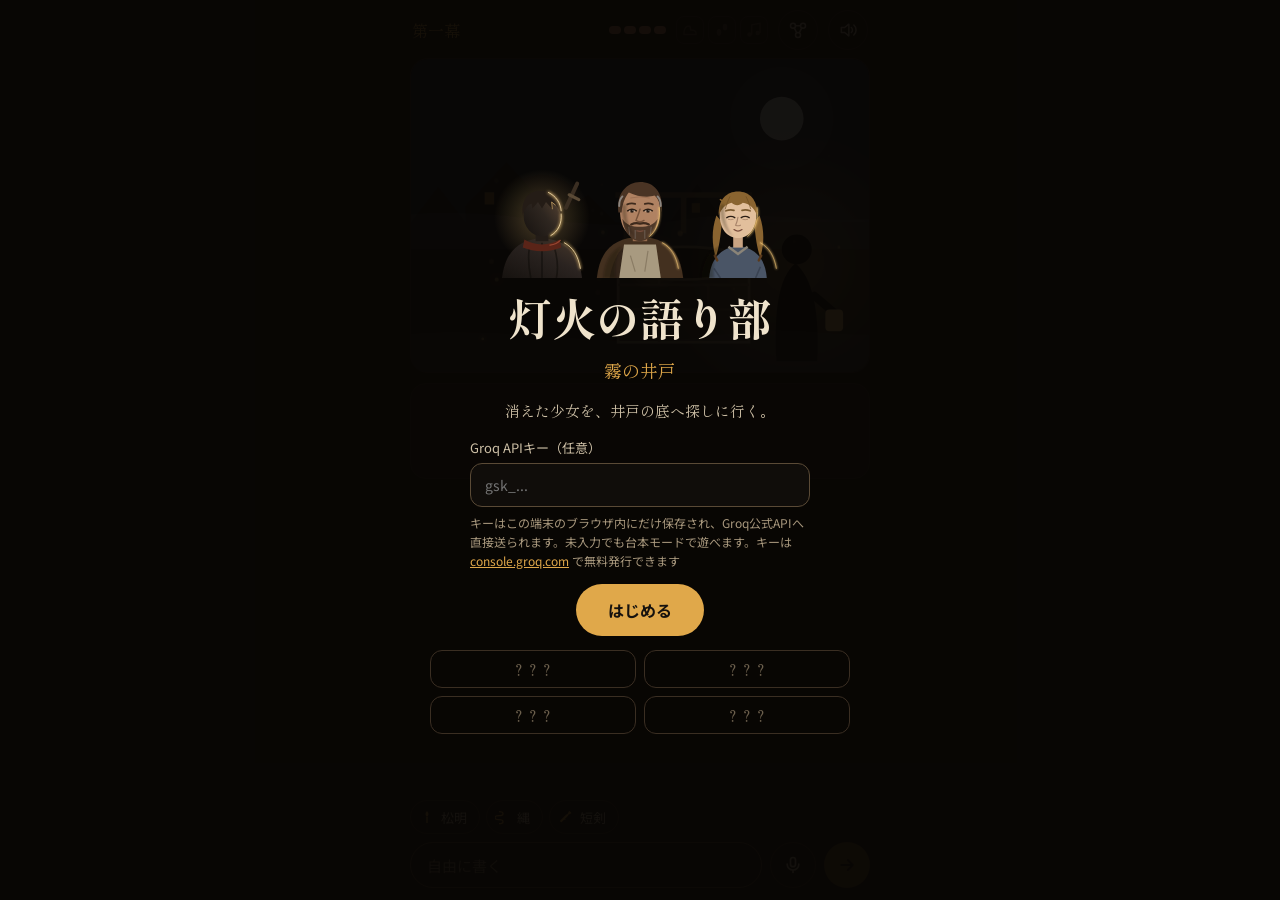
<file: cloudflare/tomoshibi/index.html>
<!doctype html>
<html lang="ja">
<head>
<meta charset="utf-8">
<meta name="viewport" content="width=device-width, initial-scale=1, viewport-fit=cover">
<title>灯火の語り部</title>
<link rel="preconnect" href="https://fonts.googleapis.com">
<link rel="preconnect" href="https://fonts.gstatic.com" crossorigin>
<link rel="stylesheet" href="https://fonts.googleapis.com/css2?family=Shippori+Mincho:wght@500;700;800&family=Noto+Sans+JP:wght@400;500;700&display=swap">
<style>
:root{
  color-scheme: dark;
  --bg:#16120e; --panel:#221b14; --panel2:#2b231a; --line:#3a2e22; --line2:#5a4a36;
  --ink:#efe3cc; --sub:#cdbfa6; --mute:#a8987d;
  --amber:#e0a84a; --amber2:#f3c878; --teal:#7fb7b0; --teal2:#a9d6cf; --rust:#d98a6a; --rust2:#eab49d;
  box-sizing:border-box;
  padding-top:env(safe-area-inset-top,0px);
  padding-bottom:env(safe-area-inset-bottom,0px);
}
@media (prefers-color-scheme: dark){ :root:not([data-theme="light"]){ --bg:#16120e; } }
:root[data-theme="dark"]{ --bg:#16120e; }
html{scroll-padding-top:env(safe-area-inset-top,0px); background:var(--bg); height:100%}
*,*::before,*::after{box-sizing:border-box}
[hidden]{display:none !important}
body{margin:0; height:100%; background:var(--bg); color:var(--ink); font-family:'Noto Sans JP',system-ui,sans-serif; -webkit-tap-highlight-color:transparent; overflow:hidden}
button,input{font:inherit}
.app{max-width:480px; height:100%; margin:0 auto; display:flex; flex-direction:column}
.top{display:flex; align-items:center; justify-content:space-between; gap:8px; padding:10px 12px 8px}
.chapter{font-family:'Shippori Mincho',serif; font-size:16px; color:var(--amber); white-space:nowrap}
.status{display:flex; align-items:center; gap:10px}
.hp{display:flex; gap:3px}
.hp i{width:12px; height:8px; border-radius:4px; background:var(--rust); transition:background .4s, transform .4s}
.hp i.off{background:var(--line); transform:scaleY(.6)}
.clues{display:flex; gap:4px; align-items:center}
.clue{width:28px; height:28px; border-radius:8px; border:1px solid var(--line); display:flex; align-items:center; justify-content:center; color:var(--line2); transition:all .4s}
.clue.on{border-color:var(--amber); color:var(--amber); background:#2e2416; box-shadow:0 0 10px rgba(224,168,74,.35)}
.clue.pop{animation:pop .7s ease}
@keyframes pop{0%{transform:scale(1)}40%{transform:scale(1.5)}100%{transform:scale(1)}}
.heart{display:flex; gap:3px; align-items:center}
.heart svg{transition:transform .4s, opacity .4s}
.heart .off{opacity:.25}
.heart .new{animation:pop .7s ease}
.iconbtn{position:relative; width:40px; height:40px; border-radius:20px; border:1px solid var(--line); background:transparent; color:var(--sub); display:flex; align-items:center; justify-content:center; cursor:pointer; flex-shrink:0}
.iconbtn[aria-pressed="false"]{opacity:.45}
.badge{position:absolute; top:2px; right:2px; width:10px; height:10px; border-radius:5px; background:var(--amber); display:none; animation:pulse 1.2s ease-in-out infinite}
.badge.on{display:block}
@keyframes pulse{50%{transform:scale(1.4)}}

.stage{position:relative; margin:0 10px; border-radius:18px; overflow:hidden; border:1px solid var(--line); aspect-ratio:336/230; background:#0d0f13; flex-shrink:0}
.stage.shake{animation:sshake .45s ease}
@keyframes sshake{10%,50%,90%{transform:translateX(-7px)}30%,70%{transform:translateX(7px)}}
.stage .scene{position:absolute; inset:0; transition:opacity .8s}
.stage .scene.fade{opacity:0}
.stage .scene svg{display:block; width:100%; height:100%}
#fx{position:absolute; inset:0; width:100%; height:100%; pointer-events:none}
.flash{position:absolute; inset:0; pointer-events:none; opacity:0; box-shadow:inset 0 0 80px 20px rgba(217,90,60,.85)}
.flash.on{animation:flash .6s ease}
@keyframes flash{0%{opacity:0}20%{opacity:1}100%{opacity:0}}
.slot{position:absolute; bottom:-4px; height:84%; aspect-ratio:120/140; transition:transform .45s cubic-bezier(.2,.9,.3,1.2), opacity .4s, filter .35s; opacity:0; pointer-events:none}
.slot.L{left:-2%; transform:translateX(-40%)}
.slot.R{right:-2%; transform:translateX(40%)}
.slot.on{opacity:1; transform:none}
.slot.dim{filter:brightness(.45) saturate(.6)}
.slot.hop{animation:hop .35s ease}
@keyframes hop{40%{transform:translateY(-8px)}}
.slot svg{width:100%; height:100%; display:block; filter:drop-shadow(0 6px 10px rgba(0,0,0,.65))}
.por .breathe{transform-box:view-box; transform-origin:60px 140px; animation:breathe 3.6s ease-in-out infinite}
@keyframes breathe{50%{transform:scale(1.012,1.022)}}
.por .ec{opacity:0}
.por .eo{animation:blinkO 4.3s infinite}
.por .ec{animation:blinkC 4.3s infinite}
.por .eo,.por .ec{animation-delay:var(--d)}
@keyframes blinkO{0%,93%,100%{opacity:1}95%,97%{opacity:0}}
@keyframes blinkC{0%,93%,100%{opacity:0}95%,97%{opacity:1}}
.por .mo{opacity:0}
.por.talk .mo{animation:mo .24s steps(1) infinite}
.por.talk .mc{animation:mc .24s steps(1) infinite}
@keyframes mo{0%{opacity:1}50%{opacity:0}}
@keyframes mc{0%{opacity:0}50%{opacity:1}}
.ftoast{position:absolute; left:50%; top:10px; transform:translate(-50%,-10px); background:rgba(22,18,14,.92); border:1px solid var(--amber); color:var(--amber2); border-radius:999px; padding:6px 14px; font-size:13px; white-space:nowrap; opacity:0; transition:opacity .35s, transform .35s; pointer-events:none; z-index:3}
.ftoast.on{opacity:1; transform:translate(-50%,0)}
.fly{position:fixed; z-index:40; width:34px; height:34px; border-radius:10px; background:#2e2416; border:1px solid var(--amber); color:var(--amber2); display:flex; align-items:center; justify-content:center; pointer-events:none; box-shadow:0 0 18px rgba(243,200,120,.7)}
.fog{animation:drift 18s ease-in-out infinite alternate}
.fog2{animation:drift 26s ease-in-out infinite alternate-reverse}
@keyframes drift{from{transform:translateX(-14px)}to{transform:translateX(14px)}}
.reveal{opacity:0; transition:opacity 1.2s}
.reveal.on{opacity:1}
.bob{animation:bob 3s ease-in-out infinite}
@keyframes bob{0%,100%{transform:translateY(0)}50%{transform:translateY(-4px)}}

.dlg{margin:10px 10px 0; min-height:96px; border-radius:16px; background:var(--panel); border:1px solid var(--line); padding:12px 16px 14px; position:relative; cursor:pointer; flex-shrink:0; transition:border-color .3s}
.dlg.spk{border-color:var(--line2)}
.who{font-size:13px; font-weight:700; min-height:18px}
.line{font-family:'Shippori Mincho',serif; font-size:18px; line-height:1.75; margin-top:2px; min-height:31px}
.line.narr{color:var(--sub)}
.next{position:absolute; right:14px; bottom:8px; color:var(--amber); font-size:12px; animation:nudge .9s ease-in-out infinite}
.next[hidden]{display:none}
@keyframes nudge{50%{transform:translateY(3px)}}
.thinking{display:flex; align-items:center; gap:10px; color:var(--mute); font-size:14px; margin-top:8px}
.flame{width:10px; height:16px; border-radius:50% 50% 50% 50%/60% 60% 40% 40%; background:var(--amber); animation:flick .5s ease-in-out infinite alternate}
@keyframes flick{from{transform:scale(1,1) rotate(-4deg); opacity:.8}to{transform:scale(.85,1.1) rotate(4deg); opacity:1}}

.controls{margin-top:auto; padding:8px 10px 12px; display:flex; flex-direction:column; gap:8px}
.choices{display:grid; grid-template-columns:repeat(3,minmax(0,1fr)); gap:8px; min-height:56px}
.choices.one{grid-template-columns:1fr}
.choice{min-height:56px; border-radius:12px; border:1px solid var(--line2); background:var(--panel); color:var(--ink); font-size:13px; line-height:1.35; padding:6px 8px; cursor:pointer; animation:rise .35s ease both}
.choice:nth-child(2){animation-delay:.07s} .choice:nth-child(3){animation-delay:.14s}
@keyframes rise{from{opacity:0; transform:translateY(10px)}to{opacity:1; transform:none}}
.choice:active{transform:scale(.96)}
.choice.key{border-color:var(--teal); color:var(--teal2); background:#17221f; box-shadow:0 0 12px rgba(127,183,176,.25)}
.choice.go{background:var(--amber); color:#16120e; border:none; font-weight:700; font-size:16px; box-shadow:0 0 18px rgba(224,168,74,.35)}
.choice:disabled,.send:disabled{opacity:.4}
.items{display:flex; gap:6px; overflow-x:auto; scrollbar-width:none}
.item{flex-shrink:0; height:34px; padding:0 12px 0 8px; border-radius:17px; border:1px solid var(--line); background:transparent; color:var(--sub); font-size:13px; display:flex; align-items:center; gap:6px; cursor:pointer}
.item svg{color:var(--amber)}
.item.new{animation:pop .7s ease; border-color:var(--amber)}
.free{display:flex; gap:8px}
.free input{flex:1; min-width:0; height:46px; border-radius:23px; border:1px solid var(--line2); background:#100d0a; color:var(--ink); font-size:15px; padding:0 16px}
.free input:focus{border-color:var(--amber)}
.free input::placeholder{color:#8a7b63}
.send{width:46px; height:46px; border-radius:23px; border:none; background:var(--amber); color:#16120e; display:flex; align-items:center; justify-content:center; cursor:pointer; flex-shrink:0}
.mic.live{border-color:var(--rust); color:var(--rust)}
:focus-visible{outline:2px solid var(--amber2); outline-offset:2px}
.sr{position:absolute; width:1px; height:1px; overflow:hidden; clip:rect(0 0 0 0)}

.overlay{position:fixed; inset:0; background:rgba(8,6,4,.94); display:flex; align-items:center; justify-content:center; padding:20px; z-index:20; overflow-y:auto; animation:ovIn .4s ease}
.overlay[hidden]{display:none}
@keyframes ovIn{from{opacity:0}to{opacity:1}}
.card{width:100%; max-width:420px; text-align:center; display:flex; flex-direction:column; align-items:center; gap:14px}
.title{font-family:'Shippori Mincho',serif; font-weight:800; font-size:44px; line-height:1.15; margin:0}
.title span{display:inline-block; opacity:0; animation:ink .7s ease forwards}
@keyframes ink{from{opacity:0; transform:translateY(8px); filter:blur(6px)}to{opacity:1; transform:none; filter:none}}
.lead{font-family:'Shippori Mincho',serif; color:var(--amber); font-size:18px}
.desc{color:var(--sub); font-size:15px; line-height:1.8; font-family:'Shippori Mincho',serif}
.big{min-height:52px; padding:0 32px; border-radius:26px; border:none; background:var(--amber); color:#16120e; font-weight:700; font-size:16px; cursor:pointer}
.big:active{transform:scale(.97)}
.ghost{min-height:44px; padding:0 22px; border-radius:22px; border:1px solid var(--line2); background:transparent; color:var(--ink); cursor:pointer}
.castrow{display:flex; justify-content:center; gap:2px}
.castrow > div{width:96px; height:112px; opacity:0; animation:rise .5s ease forwards}
.castrow > div:nth-child(2){animation-delay:.15s} .castrow > div:nth-child(3){animation-delay:.3s}
.castrow svg{width:100%; height:100%}
.ends{display:grid; grid-template-columns:repeat(2,minmax(0,1fr)); gap:8px; width:100%}
.endslot{border-radius:12px; border:1px solid var(--line); padding:8px; font-family:'Shippori Mincho',serif; font-size:14px; color:#6b5f4c}
.endslot.got{border-color:var(--amber); color:var(--amber2)}

.dicewhat{font-family:'Shippori Mincho',serif; font-size:22px}
.target small{display:block; font-size:12px; color:var(--mute)}
.target strong{font-family:'Shippori Mincho',serif; font-size:44px; color:var(--amber); line-height:1}
.mods{display:flex; flex-wrap:wrap; gap:8px; justify-content:center}
.mod{border-radius:999px; padding:6px 12px; font-size:13px; background:#1f3533; color:var(--teal2); animation:rise .4s ease both}
.mod:nth-child(2){animation-delay:.1s} .mod:nth-child(3){animation-delay:.2s} .mod:nth-child(4){animation-delay:.3s}
.mod.neg{background:#3b231b; color:var(--rust2)}
.dicebox{position:relative; width:200px; height:220px; perspective:600px}
.die{position:absolute; left:5px; top:0; width:190px; height:190px; border:none; background:none; padding:0; cursor:pointer; transform-style:preserve-3d}
.die svg{width:100%; height:100%; overflow:visible}
.die.idle{animation:hover 2.4s ease-in-out infinite}
@keyframes hover{50%{transform:translateY(-8px) rotate(4deg)}}
.die.rolling{animation:tumble .5s linear infinite}
@keyframes tumble{0%{transform:translateY(-30px) rotate3d(1,1,0,0deg)}50%{transform:translateY(-60px) rotate3d(1,.6,.2,180deg)}100%{transform:translateY(-30px) rotate3d(1,1,0,360deg)}}
.die.land{animation:land .6s cubic-bezier(.3,1.7,.5,1)}
@keyframes land{0%{transform:translateY(-50px) scale(1.15)}60%{transform:translateY(6px) scale(.96,1.04)}100%{transform:none}}
.shadow{position:absolute; left:50%; bottom:0; width:120px; height:16px; margin-left:-60px; border-radius:50%; background:rgba(0,0,0,.6); filter:blur(4px); transition:transform .3s}
.rolling ~ .shadow{transform:scale(.6)}
.verdict{font-family:'Shippori Mincho',serif; font-size:34px; font-weight:800; min-height:44px}
.verdict.show{animation:stamp .45s cubic-bezier(.3,1.6,.5,1)}
@keyframes stamp{from{transform:scale(2.2); opacity:0}to{transform:none; opacity:1}}
.verdict.ok{color:var(--amber2)} .verdict.ng{color:var(--rust2)} .verdict.crit{color:var(--teal2)}
.sum{color:var(--sub); font-size:15px; min-height:22px}
.burst{position:fixed; width:8px; height:8px; border-radius:50%; pointer-events:none; z-index:50}
.mapwrap{width:100%; max-width:380px}
.mapwrap svg{width:100%; height:auto; display:block}
.relnew{animation:relglow 1.4s ease-in-out 3}
@keyframes relglow{50%{stroke-width:6}}
@media (prefers-reduced-motion: reduce){ *{animation-duration:.001s !important; animation-iteration-count:1 !important; transition-duration:.001s !important} }
</style>
</head>
<body>
<div class="app">
  <div class="top">
    <div class="chapter" id="chapter">第一幕</div>
    <div class="status">
      <div class="hp" id="hp"></div>
      <div class="clues" id="clues" aria-label="手がかり"></div>
      <button class="iconbtn" id="mapBtn" aria-label="人物と関係">
        <svg width="20" height="20" viewBox="0 0 24 24" fill="none" stroke="currentColor" stroke-width="1.8" stroke-linecap="round" aria-hidden="true"><circle cx="6" cy="7" r="3"></circle><circle cx="18" cy="7" r="3"></circle><circle cx="12" cy="18" r="3"></circle><path d="M9 7h6M7.5 9.5l3 6M16.5 9.5l-3 6"></path></svg>
        <span class="badge" id="mapBadge"></span>
      </button>
      <button class="iconbtn" id="voiceBtn" aria-pressed="true" aria-label="読み上げ">
        <svg width="20" height="20" viewBox="0 0 24 24" fill="none" stroke="currentColor" stroke-width="1.8" stroke-linecap="round" stroke-linejoin="round" aria-hidden="true"><path d="M4 9v6h4l5 4V5L8 9z"></path><path d="M16 9a4 4 0 0 1 0 6M19 6a8 8 0 0 1 0 12"></path></svg>
      </button>
    </div>
  </div>

  <div class="stage" id="stage">
    <div class="scene" id="scene"></div>
    <canvas id="fx"></canvas>
    <div class="slot L" id="slotL"></div>
    <div class="slot R" id="slotR"></div>
    <div class="flash" id="flash"></div>
    <div class="ftoast" id="ftoast"></div>
  </div>

  <div class="dlg" id="dlg" tabindex="0" aria-live="polite">
    <div class="who" id="who"></div>
    <div class="line" id="line"></div>
    <div class="next" id="nextMark" hidden>▼</div>
  </div>

  <div class="controls">
    <div class="choices" id="choices"></div>
    <div class="items" id="items"></div>
    <form class="free" id="freeForm">
      <label for="freeInput" class="sr">自由に行動を書く</label>
      <input id="freeInput" autocomplete="off" placeholder="自由に書く">
      <button type="button" class="iconbtn mic" id="micBtn" aria-label="声で入力" hidden style="width:46px;height:46px;border-radius:23px">
        <svg width="20" height="20" viewBox="0 0 24 24" fill="none" stroke="currentColor" stroke-width="2" stroke-linecap="round" aria-hidden="true"><rect x="9" y="3" width="6" height="11" rx="3"></rect><path d="M5 11a7 7 0 0 0 14 0M12 18v3"></path></svg>
      </button>
      <button type="submit" class="send" id="sendBtn" aria-label="送る">
        <svg width="20" height="20" viewBox="0 0 24 24" fill="none" stroke="currentColor" stroke-width="2.2" stroke-linecap="round" stroke-linejoin="round" aria-hidden="true"><path d="M5 12h14M13 6l6 6-6 6"></path></svg>
      </button>
    </form>
  </div>
</div>

<div class="overlay" id="titleOv">
  <div class="card">
    <div class="castrow" id="titleCast"></div>
    <h1 class="title" id="titleText">灯火の語り部</h1>
    <div class="lead">霧の井戸</div>
    <div class="desc">消えた少女を、井戸の底へ探しに行く。</div>
    <div id="keyBlock" style="width:100%;max-width:340px;display:flex;flex-direction:column;gap:6px">
      <label for="groqKey" style="font-size:13px;color:var(--sub);text-align:left">Groq APIキー（任意）</label>
      <input id="groqKey" type="password" autocomplete="off" placeholder="gsk_..." style="height:44px;border-radius:12px;border:1px solid var(--line2);background:#100d0a;color:var(--ink);font-size:14px;padding:0 14px;width:100%">
      <div style="font-size:12px;color:var(--mute);line-height:1.6;text-align:left">キーはこの端末のブラウザ内にだけ保存され、Groq公式APIへ直接送られます。未入力でも台本モードで遊べます。キーは <a href="https://console.groq.com/keys" target="_blank" rel="noopener" style="color:var(--amber)">console.groq.com</a> で無料発行できます</div>
    </div>
    <button class="big" id="startBtn">はじめる</button>
    <div class="ends" id="titleEnds"></div>
  </div>
</div>

<div class="overlay" id="actOv" hidden>
  <div class="card">
    <div class="lead" id="actNum"></div>
    <h2 class="title" id="actName"></h2>
    <button class="big" id="actGo">つづける</button>
  </div>
</div>

<div class="overlay" id="mapOv" hidden style="z-index:30;background:#0c0a08">
  <div class="card">
    <div class="lead">人物と関係</div>
    <div class="mapwrap" id="mapBox"></div>
    <button class="ghost" id="mapClose">閉じる</button>
  </div>
</div>

<div class="overlay" id="diceOv" hidden>
  <div class="card">
    <div class="dicewhat" id="diceWhat"></div>
    <div class="target"><small>必要な目</small><strong id="diceTarget">12</strong></div>
    <div class="mods" id="diceMods"></div>
    <div class="dicebox">
      <button class="die idle" id="dieBtn" aria-label="ダイスを振る">
        <svg viewBox="0 0 200 200" aria-hidden="true">
          <circle id="dieGlow" cx="100" cy="100" r="98" fill="#e0a84a" fill-opacity=".1"></circle>
          <path d="M100 14 L176 58 L176 142 L100 186 L24 142 L24 58 Z" fill="#1d1712" stroke="#e0a84a" stroke-width="4" stroke-linejoin="round"></path>
          <path d="M100 14 L58 100 L142 100 Z M58 100 L100 186 L142 100 M24 58 L58 100 L24 142 M176 58 L142 100 L176 142" stroke="#8d6a32" stroke-width="2" fill="none"></path>
          <text id="dieNum" x="100" y="90" text-anchor="middle" font-family="Shippori Mincho, serif" font-weight="800" font-size="40" fill="#fff4dc">?</text>
        </svg>
      </button>
      <div class="shadow"></div>
    </div>
    <div class="verdict" id="verdict">タップして振る</div>
    <div class="sum" id="diceSum"></div>
    <button class="big" id="diceNext" hidden>続きを見る</button>
  </div>
</div>

<div class="overlay" id="endOv" hidden>
  <div class="card">
    <div class="lead">結末</div>
    <h2 class="title" style="font-size:38px" id="endTitle"></h2>
    <div class="castrow" id="endCast"></div>
    <div class="desc" id="endDesc"></div>
    <div class="ends" id="endEnds"></div>
    <button class="big" id="againBtn">もう一度はじめる</button>
    <button class="ghost" id="endMap">人物と関係を見る</button>
  </div>
</div>

<script>
// ================= 登場人物（表情つき） =================
const EMOS=["普通","笑","悲","驚","怒"];
// 光は右（松明側）から。顔は写実寄り、色は落ち着かせる
const CH = {
  gren:{ skin:"#b08262", skinD:"#76523a", rim:"#f3c878", eye:{cx:60,y:56,dx:10,iris:"#3a2c22"}, brow:"#3e2a1c", mouth:{x:60,y:81},
    back:`<path d="M6 140 C 10 104, 28 90, 60 88 C 92 90, 110 104, 114 140 Z" fill="#43301f"/>
      <path d="M22 140 C 26 118, 34 104, 44 98 L 46 140 Z" fill="#33251a"/>
      <path d="M40 98 L80 98 L86 140 L34 140 Z" fill="#a89a80"/><path d="M48 112 l6 20 M70 106 l-4 26" stroke="#8a7c64" stroke-width="1.5"/>
      <rect x="51" y="74" width="18" height="20" fill="#946a4c"/>`,
    head:`<path d="M35 56 C 35 32, 46 24, 60 24 C 74 24, 85 32, 85 56 C 85 76, 76 90, 60 90 C 44 90, 35 76, 35 56 Z" fill="#b08262"/>
      <path d="M33 58 C 30 34, 44 20, 60 20 C 77 20, 90 32, 87 58 C 85 46, 82 40, 78 37 C 70 40, 56 38, 46 33 C 42 38, 38 46, 37 58 Z" fill="#4a3424"/>
      <path d="M34 50 C 34 44, 36 40, 38 38 M86 50 C 86 44, 84 40, 82 38" stroke="#8c8680" stroke-width="2.4" fill="none" stroke-linecap="round"/>
      <path d="M48 40 q12 -3 24 0" stroke="#8a5e44" stroke-width="1" fill="none" opacity=".6"/>
      <path d="M60 54 C 58 61, 56 65, 55 68 C 58 70, 62 70, 65 68" stroke="#76523a" stroke-width="1.8" fill="none" stroke-linecap="round"/>
      <path d="M38 66 C 40 84, 50 94, 60 94 C 70 94, 80 84, 82 66 C 77 74, 70 76, 60 76 C 50 76, 43 74, 38 66 Z" fill="#4e3828"/>
      <path d="M46 76 l1 10 M54 80 l0 11 M66 80 l0 11 M74 76 l-1 10" stroke="#8c8680" stroke-width="1.1" opacity=".55"/>
      <path d="M49 73 C 53 71, 57 71, 60 72 C 63 71, 67 71, 71 73" stroke="#3e2a1c" stroke-width="2.8" fill="none" stroke-linecap="round"/>`,
    front:"" },
  mira:{ skin:"#e2bf9c", skinD:"#a8846a", rim:"#f3c878", eye:{cx:60,y:64,dx:9,iris:"#4a3424"}, brow:"#7a5a30", mouth:{x:60,y:80},
    back:`<path d="M24 140 C 26 114, 40 102, 60 100 C 80 102, 94 114, 96 140 Z" fill="#4a5566"/>
      <path d="M48 101 L60 110 L72 101" stroke="#8a8478" stroke-width="3" fill="none"/>
      <path d="M30 128 l8 12 M88 126 l-6 14" stroke="#3a4352" stroke-width="2"/>
      <rect x="54" y="86" width="12" height="16" fill="#c9a483"/>
      <path d="M33 62 C 26 82, 28 100, 32 114 C 36 104, 38 90, 40 70 Z M87 62 C 94 82, 92 100, 88 114 C 84 104, 82 90, 80 70 Z" fill="#8a6430"/>
      <path d="M31 112 l3 6 M89 112 l-3 6" stroke="#5a3a1c" stroke-width="3" stroke-linecap="round"/>`,
    head:`<path d="M37 60 C 37 42, 47 34, 60 34 C 73 34, 83 42, 83 60 C 83 78, 74 90, 60 90 C 46 90, 37 78, 37 60 Z" fill="#e2bf9c"/>
      <path d="M60 64 C 59 70, 58 72, 57 74 C 59 75, 61 75, 63 74" stroke="#a8846a" stroke-width="1.4" fill="none" stroke-linecap="round"/>`,
    front:`<path d="M36 62 C 35 42, 46 32, 60 32 C 74 32, 85 42, 84 62 C 80 52, 74 47, 66 46 C 62 50, 56 50, 52 46 C 44 48, 39 54, 36 62 Z" fill="#8a6430"/>
      <path d="M50 38 q-4 8 -6 16 M70 38 q4 8 6 16" stroke="#6e4c22" stroke-width="1.2" fill="none" opacity=".7"/>
      <path d="M44 46 l-6 -4" stroke="#8a6430" stroke-width="2" stroke-linecap="round"/>` },
  spirit:{ spirit:true, rim:"#a9d6cf", eye:{cx:60,y:60,dx:9}, mouth:{x:60,y:77},
    back:`<path d="M12 140 C 18 108, 36 94, 60 92 C 84 94, 102 108, 108 140 Z" fill="url(#spBody)"/>
      <path d="M30 58 C 24 30, 44 16, 60 16 C 76 16, 96 30, 90 58 C 96 88, 102 114, 106 140 L 92 140 C 88 112, 84 92, 82 76 L 38 76 C 36 92, 32 112, 28 140 L 14 140 C 18 114, 24 88, 30 58 Z" fill="url(#spHair)"/>
      <path d="M34 70 C 30 96, 26 118, 22 138 M86 70 C 90 96, 96 118, 100 138 M40 80 C 38 104, 36 122, 34 138" stroke="#cfe9e4" stroke-opacity=".25" stroke-width="1.2" fill="none"/>`,
    head:`<path d="M39 58 C 39 38, 48 30, 60 30 C 72 30, 81 38, 81 58 C 81 76, 72 88, 60 88 C 48 88, 39 76, 39 58 Z" fill="#d6ece8" fill-opacity=".72"/>
      <path d="M60 62 C 59 68, 58 70, 57 72" stroke="#7fa8a2" stroke-width="1.2" fill="none" opacity=".6"/>`,
    front:`<path d="M40 50 C 44 36, 52 32, 60 32 C 52 40, 48 50, 46 64 Z" fill="#a9d6cf" fill-opacity=".45"/>
      <circle cx="22" cy="100" r="1.8" fill="#e8f6f3"/><circle cx="100" cy="86" r="1.4" fill="#e8f6f3"/><circle cx="96" cy="122" r="1.8" fill="#e8f6f3"/>` },
  marta:{ skin:"#b89a7e", skinD:"#7a6050", rim:"#f3c878", eye:{cx:60,y:62,dx:9,iris:"#4a4a40"}, brow:"#9a948a", mouth:{x:60,y:80},
    back:`<path d="M8 140 C 12 108, 30 94, 60 92 C 90 94, 108 108, 112 140 Z" fill="#4a3e34"/>
      <path d="M20 140 C 24 116, 40 100, 60 100 C 80 100, 96 116, 100 140" fill="none" stroke="#5e5044" stroke-width="6"/>
      <path d="M26 118 l10 6 M94 118 l-10 6 M30 132 l10 4 M90 132 l-10 4" stroke="#3a3028" stroke-width="2"/>
      <rect x="53" y="82" width="14" height="14" fill="#9a7e66"/>`,
    head:`<path d="M39 60 C 39 42, 48 34, 60 34 C 72 34, 81 42, 81 60 C 81 78, 73 90, 60 90 C 47 90, 39 78, 39 60 Z" fill="#b89a7e"/>
      <path d="M46 52 q14 -3 28 0 M50 47 q10 -2 20 0" stroke="#8a6e58" stroke-width="1" fill="none" opacity=".7"/>
      <path d="M45 72 q3 6 8 8 M75 72 q-3 6 -8 8" stroke="#8a6e58" stroke-width="1.1" fill="none" opacity=".8"/>
      <path d="M60 62 C 59 68, 57 72, 56 74 C 58 76, 62 76, 64 74" stroke="#7a6050" stroke-width="1.6" fill="none" stroke-linecap="round"/>`,
    front:`<path d="M34 64 C 30 36, 46 24, 60 24 C 74 24, 90 36, 86 64 C 84 52, 80 44, 74 40 C 66 38, 54 38, 46 40 C 40 44, 36 52, 34 64 Z" fill="#3e3a34"/>
      <path d="M46 42 q-3 6 -4 12 M74 42 q3 6 4 12" stroke="#a8a49c" stroke-width="2" fill="none" stroke-linecap="round"/>
      <path d="M34 64 C 32 76, 34 86, 40 94 L 46 88 C 40 80, 38 72, 38 64 Z M86 64 C 88 76, 86 86, 80 94 L 74 88 C 80 80, 82 72, 82 64 Z" fill="#3e3a34"/>` },
  thomas:{ skin:"#d0aa86", skinD:"#8e6a50", rim:"#e0a84a", sepia:true, eye:{cx:60,y:58,dx:9,iris:"#3a2a1c"}, brow:"#3a2618", mouth:{x:60,y:78},
    back:`<path d="M8 140 C 12 106, 30 92, 60 90 C 90 92, 108 106, 112 140 Z" fill="#5a4a38"/>
      <path d="M46 92 L60 108 L74 92" fill="#c8b89c"/><rect x="52" y="76" width="16" height="18" fill="#b8926e"/>`,
    head:`<path d="M37 56 C 37 34, 47 26, 60 26 C 73 26, 83 34, 83 56 C 83 76, 74 88, 60 88 C 46 88, 37 76, 37 56 Z" fill="#d0aa86"/>
      <path d="M60 58 C 59 64, 57 68, 56 70 C 58 72, 62 72, 64 70" stroke="#8e6a50" stroke-width="1.5" fill="none" stroke-linecap="round"/>
      <path d="M42 70 C 46 84, 54 88, 60 88 C 66 88, 74 84, 78 70" stroke="#5a4030" stroke-width="3" fill="none" opacity=".35" stroke-dasharray="1 2"/>`,
    front:`<path d="M35 54 C 33 30, 46 20, 60 20 C 76 20, 88 30, 85 54 C 82 42, 76 36, 70 34 q-4 6 -10 4 q-6 4 -12 0 C 42 38, 38 44, 35 54 Z" fill="#3a2618"/>
      <path d="M44 28 q4 -4 8 0 M56 24 q4 -4 8 0 M68 26 q4 -4 8 0" stroke="#2a1a10" stroke-width="2" fill="none"/>` },
  elena:{ skin:"#d8b994", skinD:"#9a7a5a", rim:"#e0a84a", sepia:true, eye:{cx:60,y:62,dx:8,iris:"#4a3322"}, brow:"#5a3e28", mouth:{x:60,y:78},
    back:`<path d="M14 140 C 20 110, 36 98, 60 96 C 84 98, 100 110, 106 140 Z" fill="#6e5844"/>
      <path d="M30 60 C 26 32, 46 22, 60 22 C 74 22, 94 32, 90 60 C 94 88, 96 114, 98 138 L 86 138 C 84 110, 82 92, 82 78 L 38 78 C 38 92, 36 110, 34 138 L 22 138 C 24 114, 26 88, 30 60 Z" fill="#4e3624"/>`,
    head:`<path d="M39 60 C 39 40, 48 32, 60 32 C 72 32, 81 40, 81 60 C 81 78, 72 90, 60 90 C 48 90, 39 78, 39 60 Z" fill="#d8b994"/>
      <path d="M60 62 C 59 68, 58 71, 57 73 C 59 74, 61 74, 63 73" stroke="#9a7a5a" stroke-width="1.3" fill="none"/>`,
    front:`<path d="M40 56 C 42 40, 52 32, 60 32 C 68 32, 78 40, 80 56 C 72 44, 48 44, 40 56 Z" fill="#4e3624"/>` }
};
function eyes(c, emo){
  const {cx,y,dx}=c.eye, xs=[cx-dx, cx+dx];
  const lid = c.spirit ? "#e8f6f3" : "#2a1d14";
  let open="", closed="";
  for(const [i,ex] of xs.entries()){
    const s = i===0 ? 1 : -1; // 外側の向き
    closed += `<path d="M${ex-5} ${y} Q${ex} ${y+1.8} ${ex+5} ${y}" stroke="${lid}" stroke-width="1.6" fill="none" stroke-linecap="round"/>`;
    if(c.spirit){
      const h = emo==="驚"?3.2: emo==="笑"?1.2: 1.8;
      open += `<path d="M${ex-5} ${y} Q${ex} ${y-h} ${ex+5} ${y} Q${ex} ${y+h*.7} ${ex-5} ${y} Z" fill="#ffffff" filter="url(#glw)"/>`;
      continue;
    }
    if(emo==="笑"){
      open += `<path d="M${ex-5} ${y+.6} Q${ex} ${y-2.6} ${ex+5} ${y+.6}" stroke="${lid}" stroke-width="1.7" fill="none" stroke-linecap="round"/><path d="M${ex-3.5} ${y+2.6} Q${ex} ${y+3.6} ${ex+3.5} ${y+2.6}" stroke="${c.skinD}" stroke-width="1" fill="none"/>`;
      continue;
    }
    const up = emo==="驚"?4.2: emo==="悲"?2.4: 3.2, dn = emo==="驚"?3.2:2.2;
    const outerDrop = emo==="悲" ? 1.4 : 0, innerDrop = emo==="怒" ? 1.6 : 0;
    const L=ex-5, R=ex+5;
    const yl = y + (s===1?outerDrop:innerDrop), yr = y + (s===1?innerDrop:outerDrop);
    open += `<path d="M${L} ${yl} Q${ex} ${y-up} ${R} ${yr} Q${ex} ${y+dn} ${L} ${yl} Z" fill="#e6dccc"/>`;
    open += `<circle cx="${ex}" cy="${y+.2}" r="${emo==="驚"?1.9:2.3}" fill="${c.eye.iris}"/><circle cx="${ex}" cy="${y+.2}" r="1" fill="#120c08"/>`;
    open += `<circle cx="${ex+.9}" cy="${y-.8}" r=".55" fill="#fff" opacity=".8"/>`;
    open += `<path d="M${L-.5} ${yl} Q${ex} ${y-up-.6} ${R+.5} ${yr}" stroke="${lid}" stroke-width="1.8" fill="none" stroke-linecap="round"/>`;
  }
  let brow="";
  if(c.brow){
    const by=y-8, lift=emo==="驚"?-2.5:0;
    const [o,i] = emo==="悲" ? [by+1.2,by-2.2] : emo==="怒" ? [by-2,by+1.6] : [by+lift,by+lift-.6];
    brow=`<path d="M${xs[0]-6} ${o} Q${xs[0]-1} ${Math.min(o,i)-1.4} ${xs[0]+4} ${i} M${xs[1]+6} ${o} Q${xs[1]+1} ${Math.min(o,i)-1.4} ${xs[1]-4} ${i}" stroke="${c.brow}" stroke-width="2.2" fill="none" stroke-linecap="round"/>`;
  }
  let tear = emo==="悲" ? `<path d="M${xs[1]+2} ${y+4} q1.2 4 0 6 q-1.2 -2 0 -6 z" fill="#cfe9e4" opacity=".8"/>` : "";
  return `<g class="eo">${open}</g><g class="ec">${closed}</g>${brow}${tear}`;
}
function mouth(c, emo){
  const {x,y}=c.mouth, col=c.spirit?"#8fbab4":"#7a4e3e";
  let closed;
  if(emo==="笑") closed=`<path d="M${x-5} ${y-.5} Q${x} ${y+3.2} ${x+5} ${y-.5}" stroke="${col}" stroke-width="1.6" fill="none" stroke-linecap="round"/>`;
  else if(emo==="悲") closed=`<path d="M${x-4} ${y+1.4} Q${x} ${y-1.2} ${x+4} ${y+1.4}" stroke="${col}" stroke-width="1.5" fill="none" stroke-linecap="round"/>`;
  else if(emo==="驚") closed=`<ellipse cx="${x}" cy="${y+1}" rx="2.2" ry="2.8" fill="#3a2018" opacity="${c.spirit?.4:1}"/>`;
  else if(emo==="怒") closed=`<path d="M${x-4.5} ${y+1} Q${x} ${y} ${x+4.5} ${y+1}" stroke="${col}" stroke-width="1.9" fill="none" stroke-linecap="round"/>`;
  else closed=`<path d="M${x-4} ${y} Q${x} ${y+1.2} ${x+4} ${y}" stroke="${col}" stroke-width="1.5" fill="none" stroke-linecap="round"/>`;
  const open=`<ellipse cx="${x}" cy="${y+1}" rx="${emo==="笑"?4:3.2}" ry="${emo==="驚"?3.6:2.4}" fill="${c.spirit?"#6e9a94":"#3a2018"}" opacity="${c.spirit?.6:1}"/>`;
  return `<g class="mc">${closed}</g><g class="mo">${open}</g>`;
}
function portrait(id, emo){
  emo = EMOS.includes(emo)?emo:"普通";
  if(id==="unknown") return `<svg viewBox="0 0 120 140" aria-hidden="true"><path d="M14 140 C 20 110, 36 96, 60 94 C 84 96, 100 110, 106 140 Z" fill="#2b2f36"/><ellipse cx="60" cy="60" rx="24" ry="28" fill="#2b2f36"/><text x="60" y="72" text-anchor="middle" font-size="34" font-weight="800" fill="#6b7480" font-family="serif">？</text></svg>`;
  if(id==="you") return `<svg class="por" viewBox="0 0 120 140" aria-hidden="true" style="--d:0s"><defs>
    <linearGradient id="yBody" x1="1" y1="0" x2="0" y2="1"><stop offset="0" stop-color="#4a3a2c"/><stop offset=".45" stop-color="#2a2320"/><stop offset="1" stop-color="#16120f"/></linearGradient>
    <linearGradient id="yHead" x1="1" y1="0" x2="0" y2=".8"><stop offset="0" stop-color="#5a4634"/><stop offset=".5" stop-color="#2e2620"/><stop offset="1" stop-color="#1a1512"/></linearGradient>
    <radialGradient id="yHalo" cx="60" cy="64" r="60" gradientUnits="userSpaceOnUse"><stop offset="0" stop-color="#f3c878" stop-opacity=".28"/><stop offset="1" stop-color="#f3c878" stop-opacity="0"/></radialGradient>
    <filter id="yGlow" x="-20%" y="-20%" width="140%" height="140%"><feGaussianBlur stdDeviation="1.8"/></filter>
  </defs>
  <circle cx="60" cy="64" r="60" fill="url(#yHalo)"/>
  <g class="breathe">
    <path d="M90 52 L104 22" stroke="#3a2e22" stroke-width="5" stroke-linecap="round"/><path d="M94 36 l12 6" stroke="#5a4a36" stroke-width="4" stroke-linecap="round"/>
    <path d="M10 140 C 14 106, 32 92, 60 90 C 88 92, 106 106, 110 140 Z" fill="url(#yBody)"/>
    <path d="M44 104 C 42 118, 44 130, 46 140 M76 104 C 80 118, 80 130, 78 140 M60 96 L60 140" stroke="#0e0b09" stroke-opacity=".55" stroke-width="2" fill="none"/>
    <rect x="52" y="78" width="16" height="16" fill="#231c17"/>
    <ellipse cx="60" cy="62" rx="23" ry="26" fill="url(#yHead)"/>
    <path d="M36 62 C 33 38, 47 30, 61 31 C 76 31, 89 41, 84 62 C 81 52, 77 47, 72 45 L 73 54 L 65 45 L 60 53 L 55 45 L 48 53 L 47 47 C 41 49, 38 55, 36 62 Z" fill="#241c16"/>
    <path d="M38 92 C 50 100, 70 100, 82 92 L 84 102 C 70 108, 50 108, 36 102 Z" fill="#5a2418"/>
    <path d="M70 99 C 76 98, 80 96, 83 93" stroke="#b5543a" stroke-opacity=".7" stroke-width="1.6" fill="none" stroke-linecap="round"/>
    <g filter="url(#yGlow)" stroke="#f3c878" stroke-opacity=".85" stroke-width="2.2" fill="none" stroke-linecap="round">
      <path d="M84 60 C 85 72, 80 82, 71 87"/><path d="M84 56 C 83 46, 78 38, 68 33"/><path d="M108 128 C 105 112, 99 102, 88 96"/>
    </g>
    <g stroke="#fbe3b0" stroke-width="1" fill="none" stroke-linecap="round">
      <path d="M84 60 C 85 72, 80 82, 71 87"/><path d="M84 56 C 83 46, 78 38, 68 33"/><path d="M108 128 C 105 112, 99 102, 88 96"/>
    </g>
    <path d="M73 54 L72 45 L77 49" stroke="#f3c878" stroke-opacity=".6" stroke-width="1.2" fill="none"/>
  </g></svg>`;
  const c=CH[id]; if(id==="elena") emo="笑";
  const delay = {gren:1.3, mira:2.1, spirit:.7, marta:1.7, elena:0, thomas:0}[id];
  const u=id+Math.random().toString(36).slice(2,6);
  const defs=`<defs><filter id="glw"><feGaussianBlur stdDeviation="1.4" result="b"/><feMerge><feMergeNode in="b"/><feMergeNode in="SourceGraphic"/></feMerge></filter>
    <filter id="rg${u}" x="-20%" y="-20%" width="140%" height="140%"><feGaussianBlur stdDeviation="1.6"/></filter>
    <linearGradient id="sh${u}" x1="0" y1="0" x2="1" y2="0"><stop offset="0" stop-color="#0a0806" stop-opacity=".55"/><stop offset=".55" stop-color="#0a0806" stop-opacity="0"/></linearGradient>
    <linearGradient id="spBody" x1="0" y1="0" x2="0" y2="1"><stop offset="0" stop-color="#a9d6cf" stop-opacity=".55"/><stop offset="1" stop-color="#7fb7b0" stop-opacity="0"/></linearGradient>
    <linearGradient id="spHair" x1="0" y1="0" x2="0" y2="1"><stop offset="0" stop-color="#bfe2dc" stop-opacity=".55"/><stop offset="1" stop-color="#7fb7b0" stop-opacity=".05"/></linearGradient></defs>`;
  const shade = c.spirit ? "" : `<g filter="url(#rg${u})" fill="#0a0806" opacity=".28"><path d="M38 48 C 36 64, 42 80, 54 88 C 45 78, 42 64, 43 48 Z"/><path d="M14 140 C 16 118, 24 106, 38 100 C 30 110, 28 124, 30 140 Z"/></g>`;
  const rim = `<g filter="url(#rg${u})" stroke="${c.rim}" stroke-opacity=".7" stroke-width="2" fill="none" stroke-linecap="round"><path d="M84 52 C 86 66, 82 80, 72 88"/><path d="M108 128 C 105 112, 99 102, 88 96"/></g><g stroke="${c.rim}" stroke-opacity=".8" stroke-width=".9" fill="none" stroke-linecap="round"><path d="M84 52 C 86 66, 82 80, 72 88"/><path d="M108 128 C 105 112, 99 102, 88 96"/></g>`;
  const sep = c.sepia ? ' opacity=".85" style="filter:sepia(.5)"' : '';
  return `<svg class="por" viewBox="0 0 120 140" aria-hidden="true" style="--d:${delay}s">${defs}<g class="breathe"${sep}>${c.back}${c.head}${eyes(c,emo)}${mouth(c,emo)}${c.front}${shade}${rim}</g></svg>`;
}
const CAST = {
  you:{name:"あなた", color:"#e0a84a", side:"L"},
  gren:{name:"グレン", color:"#d9b48a", voice:"glassy", side:"R"},
  mira:{name:"ミラ", color:"#f3c878", voice:"airy", side:"R"},
  spirit:{name:"井戸の精", color:"#a9d6cf", voice:"buttery", side:"R"},
  marta:{name:"マルタ", color:"#c9b8a0", voice:"rounded", side:"R"},
  elena:{name:"エレナ", color:"#cdbfa6"},
  thomas:{name:"トマス", color:"#cdbfa6"}
};

// ================= 物語（コードが握る） =================
const TRUTH = "ミラ（8歳）は攫われていない。半年前に病で死んだ母エレナの子守唄を真似る井戸の精に誘われ、自分から井戸の底へ降りた。精は、幼いエレナ・グレン・トマスが井戸端で遊んでいた頃からの友で、エレナは大人になっても毎晩話しかけていた。エレナを失った寂しさから、精はミラを花の寝床で眠らせ引き留めている。悪意はない。ミラは生きている。／五年前、ミラの父トマス（グレンの親友）は、病のエレナに効く白い花を採りに井戸へ降り、縄が切れて死んだ。縄を支えていたのはグレンで、自分が手を滑らせたと今も責めている。トマスの亡骸は井戸の底に眠ったまま。／エレナの母でミラの祖母、村の薬師マルタは、トマスの死をグレンのせいだと恨み、井戸を封じてきた。だが本当は、花を採りに行けとトマスに頼んだのはマルタ自身で、その罪を誰にも言えずにいる。精はトマスからそれを聞いて知っている。／グレン（四十前後）とエレナ（享年三十五）は幼なじみ。グレンは若い頃からエレナを想い櫛を贈ったが、想いは告げず、エレナは親友トマスと結ばれた。トマスの死後、グレンは償いのように母娘を陰で支えてきた。";
const CLUES = {
  shoe:{name:"濡れた靴", act:0, icon:`<path d="M4 16c0-4 2-9 5-9h3l1 5c3 0 7 1 7 4v2H4z" fill="none" stroke="currentColor" stroke-width="1.8" stroke-linejoin="round"/>`,
    fact:"靴の中に、井戸の底にしか咲かない白い花びら。靴は縁にそっと揃えて置かれていた"},
  steps:{name:"小さな足跡", act:0, icon:`<ellipse cx="8" cy="15" rx="3" ry="4.5" fill="currentColor"/><ellipse cx="16" cy="8" rx="3" ry="4.5" fill="currentColor"/>`,
    fact:"縁の苔に、内側へ向かう子どもの足跡。引きずられた跡はない。ミラは自分で入った"},
  song:{name:"子守唄の噂", act:0, icon:`<path d="M9 18V5l11-2v13" fill="none" stroke="currentColor" stroke-width="1.8"/><circle cx="6" cy="18" r="3" fill="currentColor"/><circle cx="17" cy="16" r="3" fill="currentColor"/>`,
    fact:"グレンいわく、ミラの母エレナが死んでから、夜ごと井戸の底から母の子守唄が聞こえる。ミラはそれを聞きに通っていた", rel:"mira-elena"},
  comb:{name:"母の櫛", act:1, icon:`<path d="M4 10h16v4H4z M6 14v5 M9 14v5 M12 14v5 M15 14v5 M18 14v5" fill="none" stroke="currentColor" stroke-width="1.8"/>`,
    fact:"岩陰に、エレナの櫛が落ちている。グレンが顔色を変える。昔、彼がエレナに贈ったものだった", rel:"gren-elena"},
  mirror:{name:"水鏡", act:1, icon:`<circle cx="12" cy="12" r="8" fill="none" stroke="currentColor" stroke-width="1.8"/><path d="M8 11q4-4 8 0" fill="none" stroke="currentColor" stroke-width="1.8"/>`,
    fact:"水たまりを覗くと、水面に女の顔が浮かび、エレナの声で唄う。声を真似る水の精がいる", rel:"spirit-elena"},
  flowers:{name:"花の道", act:1, icon:`<circle cx="12" cy="12" r="3" fill="currentColor"/><path d="M12 3v5M12 16v5M3 12h5M16 12h5" stroke="currentColor" stroke-width="1.8"/>`,
    fact:"光る白い花が奥へ道のように続き、その先からミラの寝息のような音。花は眠りを誘う香りを放つ。精はミラを眠らせて引き留めている", rel:"spirit-mira"}
};
const RELS = [
  {id:"you-gren", a:"you", b:"gren", label:"共に探す", known:true},
  {id:"gren-mira", a:"gren", b:"mira", label:"娘のように", known:true},
  {id:"marta-mira", a:"marta", b:"mira", label:"祖母と孫", known:true, t:.62},
  {id:"marta-gren", a:"marta", b:"gren", label:"恨み", act:0, t:.7, fact:"マルタはトマスの死をグレンのせいだと恨み、口をきこうとしない"},
  {id:"thomas-elena", a:"thomas", b:"elena", label:"夫婦", act:0, fact:"ミラの父はトマス。エレナの夫で、五年前に死んだ"},
  {id:"mira-elena", a:"mira", b:"elena", label:"母と娘"},
  {id:"gren-elena", a:"gren", b:"elena", label:"幼なじみ・片想い", t:.42},
  {id:"gren-thomas", a:"gren", b:"thomas", label:"親友・負い目", act:1, fact:"トマスはグレンの親友。五年前、グレンが支える縄が切れてトマスは井戸に落ちた。グレンは自分のせいだと思っている"},
  {id:"spirit-thomas", a:"spirit", b:"thomas", label:"底に眠る", act:1, fact:"洞窟の奥にトマスの亡骸と錆びた短剣がある。精はそばで見守ってきた"},
  {id:"spirit-elena", a:"spirit", b:"elena", label:"声を真似る", t:.4},
  {id:"spirit-mira", a:"spirit", b:"mira", label:"眠らせて離さない", t:.62},
  {id:"marta-thomas", a:"marta", b:"thomas", label:"行かせた", act:2, t:.36, fact:"花を採りに行けとトマスに頼んだのはマルタ。精はトマスからそれを聞いている。グレンだけのせいではなかった"}
];
const ACTS = [
  { num:"第一幕", name:"霧の井戸", scene:"well", speakers:["gren","marta"],
    setting:"霧の村エルム、夜。村はずれの古井戸の前。宿の主人グレンが同行。縁にミラの靴が片方。井戸は深く底は見えない。ミラの祖母で薬師の老婆マルタが杖をついて来ている。マルタはグレンに冷たく、井戸に近づくなと言う。",
    exit:{what:"井戸の底へ降りる", target:12, label:"井戸の底へ降りる", re:/降り|底へ|入る/},
    open:[{who:"narr",text:"霧の村、夜。井戸の縁に、子どもの靴が片方。"},{who:"gren",text:"……ミラの靴だ。三日前に消えた、あの子の"},{who:"marta",text:"また井戸かい。あんたはまた誰かを死なせる気かい"}],
    choices:["靴を調べる","マルタに聞く","縁を照らす"] },
  { num:"第二幕", name:"井戸の底", scene:"cave", speakers:["gren"],
    setting:"井戸の底の洞窟。白い花が淡く光り、地下水の音がする。グレンも縄で降りてきた。岩陰、水たまり、奥へ続く花。最奥へは速い地下水の流れを渡る必要がある。",
    exit:{what:"地下水の流れを渡る", target:11, label:"流れを渡る", re:/渡|流れ|奥へ進|先へ/},
    open:[{who:"narr",text:"井戸の底。白い花が、淡く光っている。"},{who:"gren",text:"俺も行く。あの子は、俺が守ると決めた"}],
    choices:["岩陰を探る","水たまりを覗く","花を辿る"] },
  { num:"第三幕", name:"花の寝床", scene:"chamber", speakers:["gren","spirit","mira"],
    setting:"地底の広間。白い花の寝床でミラが眠る。傍らに水でできた女の姿の井戸の精。エレナの声で子守唄を唄い、ミラを返したがらない。ミラは揺り起こせばまどろみながら少し話せる。",
    final:true,
    open:[{who:"narr",text:"花の寝床で、ミラが眠っている。"},{who:"spirit",text:"この子は、わたしの子。もう、ひとりにしない"},{who:"gren",text:"……エレナの、声だ"}],
    choices:["精に語りかける","ミラを揺り起こす","短剣に手をかける"] }
];
const ENDINGS = {
  "説得":{title:"花の子守唄", line:"精は最後にもう一度だけ唄い、ミラを返した。", cast:["mira","spirit","gren"]},
  "取引":{title:"返された櫛", line:"櫛を抱いた精は、静かに水へ還った。", cast:["spirit","gren","mira"]},
  "戦う":{title:"砕けた水鏡", line:"ミラは戻った。けれど、母の声はもう聞こえない。", cast:["mira","you"]},
  "失敗":{title:"グレンの選択", line:"ミラは戻った。グレンは、親友の眠る井戸の底に残った。", cast:["gren","spirit","mira"]}
};


function sceneSVG(kind){
  if(kind==="well") return `<svg viewBox="0 0 336 230" preserveAspectRatio="xMidYMid slice" aria-hidden="true">
    <defs><radialGradient id="lan" cx="280" cy="150" r="100" gradientUnits="userSpaceOnUse"><stop offset="0" stop-color="#f3c878" stop-opacity=".4"/><stop offset="1" stop-color="#f3c878" stop-opacity="0"/></radialGradient>
    <radialGradient id="wg" cx="200" cy="148" r="80" gradientUnits="userSpaceOnUse"><stop offset="0" stop-color="#a9d6cf" stop-opacity=".7"/><stop offset="1" stop-color="#7fb7b0" stop-opacity="0"/></radialGradient>
    <radialGradient id="sg" cx="178" cy="150" r="22" gradientUnits="userSpaceOnUse"><stop offset="0" stop-color="#f3c878" stop-opacity=".6"/><stop offset="1" stop-color="#f3c878" stop-opacity="0"/></radialGradient></defs>
    <rect width="336" height="230" fill="#1b2233"/>
    <circle cx="272" cy="44" r="38" fill="#dfe6ee" fill-opacity=".07"/><circle cx="272" cy="44" r="16" fill="#dfe6ee"/>
    <path d="M0 120 L20 94 L40 120 L40 108 L70 76 L100 108 L100 120 L130 100 L150 120 L190 120 L210 92 L230 120 L336 120 L336 150 L0 150 Z" fill="#11151f"/>
    <rect x="54" y="98" width="7" height="9" fill="#e0a84a" fill-opacity=".7"/><rect x="206" y="106" width="6" height="7" fill="#e0a84a" fill-opacity=".5"/>
    <path class="fog" d="M-30 118 C 60 102, 120 132, 200 118 C 260 108, 300 126, 370 114 L370 140 L-30 140 Z" fill="#9fb0c2" fill-opacity=".16"/>
    <path d="M0 140 L336 140 L336 230 L0 230 Z" fill="#1e1a17"/>
    <circle id="r-exit" class="reveal" cx="200" cy="148" r="80" fill="url(#wg)"/>
    <rect x="152" y="150" width="96" height="58" fill="#3a3027" stroke="#8d7c62" stroke-width="2"/>
    <path d="M152 166 L248 166 M152 184 L248 184 M182 150 L182 166 M218 166 L218 184 M182 184 L182 208" stroke="#5c4c3a" stroke-width="2"/>
    <ellipse cx="200" cy="150" rx="48" ry="12" fill="#07080b" stroke="#8d7c62" stroke-width="2"/>
    <path d="M158 150 L158 100 M242 150 L242 100 M150 100 L250 100 M200 100 L200 128" stroke="#6b5a46" stroke-width="4"/>
    <g id="r-song" class="reveal bob" fill="#a9d6cf"><circle cx="186" cy="132" r="3"/><path d="M189 132 L189 120" stroke="#a9d6cf" stroke-width="1.5"/><circle cx="214" cy="124" r="3"/><path d="M217 124 L217 112" stroke="#a9d6cf" stroke-width="1.5"/></g>
    <circle id="r-shoeHint" class="reveal" cx="178" cy="148" r="22" fill="url(#sg)"/>
    <path d="M166 148 l14 -5 l8 3 l-3 5 l-19 0 z" fill="#d98a6a"/>
    <g id="r-steps" class="reveal" fill="#e0a84a" fill-opacity=".8"><ellipse cx="236" cy="222" rx="4" ry="2.4"/><ellipse cx="244" cy="208" rx="4" ry="2.4"/><ellipse cx="236" cy="194" rx="4" ry="2.4"/><ellipse cx="243" cy="180" rx="4" ry="2.4"/><ellipse cx="238" cy="164" rx="3.5" ry="2.2"/></g>
    <rect width="336" height="230" fill="url(#lan)"/>
    <path d="M268 222 C 266 184, 270 160, 282 150 C 294 160, 300 184, 298 222 Z" fill="#0a0908"/><circle cx="283" cy="140" r="11" fill="#0a0908"/>
    <path d="M296 174 L310 186" stroke="#0a0908" stroke-width="6" stroke-linecap="round"/><rect x="304" y="184" width="13" height="16" rx="3" fill="#f3c878"/>
    <path class="fog2" d="M-30 206 C 60 190, 140 218, 230 202 C 280 194, 320 208, 370 200 L370 230 L-30 230 Z" fill="#9fb0c2" fill-opacity=".12"/></svg>`;
  if(kind==="cave") return `<svg viewBox="0 0 336 230" preserveAspectRatio="xMidYMid slice" aria-hidden="true">
    <defs><radialGradient id="cg" cx="170" cy="150" r="190" gradientUnits="userSpaceOnUse"><stop offset="0" stop-color="#a9d6cf" stop-opacity=".18"/><stop offset="1" stop-color="#a9d6cf" stop-opacity="0"/></radialGradient>
    <radialGradient id="mg" cx="150" cy="196" r="40" gradientUnits="userSpaceOnUse"><stop offset="0" stop-color="#a9d6cf" stop-opacity=".7"/><stop offset="1" stop-color="#a9d6cf" stop-opacity="0"/></radialGradient></defs>
    <rect width="336" height="230" fill="#0d0f13"/>
    <path d="M0 0 L336 0 L336 46 C 280 66, 220 34, 160 56 C 100 76, 50 44, 0 64 Z" fill="#1c1916"/>
    <path d="M150 0 L150 120" stroke="#cdbfa6" stroke-width="2" stroke-dasharray="4 3"/>
    <ellipse cx="292" cy="120" rx="30" ry="42" fill="#050608"/>
    <path d="M0 64 C 20 100, 14 160, 0 190 Z M336 50 C 320 70, 318 90, 330 110 L336 110 Z" fill="#17140f"/>
    <path d="M0 168 C 80 150, 160 176, 240 162 C 290 152, 320 166, 336 160 L336 230 L0 230 Z" fill="#1e1a17"/>
    <rect width="336" height="230" fill="url(#cg)"/>
    <path id="r-exit" class="reveal" d="M210 230 C 222 196, 248 176, 336 170 L336 196 C 274 202, 254 212, 246 230 Z" fill="#a9d6cf" fill-opacity=".55"/>
    <path d="M210 230 C 222 196, 248 176, 336 170 L336 196 C 274 202, 254 212, 246 230 Z" fill="#7fb7b0" fill-opacity=".28"/>
    <g fill="#efe3cc" fill-opacity=".35"><circle cx="60" cy="200" r="3"/><circle cx="100" cy="186" r="2.5"/><circle cx="190" cy="176" r="3"/><circle cx="240" cy="160" r="2.5"/><circle cx="270" cy="146" r="3"/></g>
    <g id="r-flowers" class="reveal" fill="#ffffff"><circle cx="60" cy="200" r="4"/><circle cx="100" cy="186" r="3.5"/><circle cx="190" cy="176" r="4"/><circle cx="240" cy="160" r="3.5"/><circle cx="270" cy="146" r="4"/><circle cx="286" cy="132" r="3"/></g>
    <ellipse cx="150" cy="198" rx="36" ry="8" fill="#1d2a30" stroke="#7fb7b0" stroke-opacity=".5"/>
    <g id="r-mirror" class="reveal"><ellipse cx="150" cy="196" rx="40" ry="14" fill="url(#mg)"/><ellipse cx="150" cy="197" rx="7" ry="4" fill="#cfe9e4"/><circle cx="147" cy="196" r="1" fill="#0d0f13"/><circle cx="153" cy="196" r="1" fill="#0d0f13"/></g>
    <path d="M30 168 C 30 140, 60 130, 80 150 C 86 160, 80 170, 70 172 Z" fill="#26211b"/>
    <g id="r-combHint" class="reveal bob"><path d="M64 150 l3 -8 l3 8 l8 3 l-8 3 l-3 8 l-3 -8 l-8 -3 z" fill="#f3c878"/></g>
    <g id="r-comb" class="reveal"><path d="M54 158 h22 v4 h-22 z" fill="#e0a84a"/></g></svg>`;
  return `<svg viewBox="0 0 336 230" preserveAspectRatio="xMidYMid slice" aria-hidden="true">
    <defs><radialGradient id="hg" cx="200" cy="150" r="170" gradientUnits="userSpaceOnUse"><stop offset="0" stop-color="#a9d6cf" stop-opacity=".35"/><stop offset="1" stop-color="#a9d6cf" stop-opacity="0"/></radialGradient></defs>
    <rect width="336" height="230" fill="#0b0d10"/>
    <path d="M0 230 L0 70 C 60 10, 276 10, 336 70 L336 230 Z" fill="#141820"/>
    <rect width="336" height="230" fill="url(#hg)"/>
    <path d="M0 196 C 100 184, 236 186, 336 198 L336 230 L0 230 Z" fill="#1a1d22"/>
    <ellipse cx="190" cy="190" rx="76" ry="18" fill="#20262a"/>
    <g fill="#ffffff" fill-opacity=".85"><circle cx="130" cy="188" r="3"/><circle cx="150" cy="196" r="3.5"/><circle cx="176" cy="180" r="3"/><circle cx="214" cy="198" r="3.5"/><circle cx="240" cy="186" r="3"/><circle cx="252" cy="196" r="2.5"/><circle cx="196" cy="202" r="2.5"/></g>
    <g id="miraFig"><path d="M160 186 C 170 178, 200 178, 214 184 L 214 192 C 196 194, 174 194, 160 192 Z" fill="#5b7aa8"/><circle cx="222" cy="184" r="8" fill="#f0cfa8"/><path d="M216 180 C 220 174, 228 174, 230 182" fill="#d9a441"/></g>
    <g id="spiritFig" class="bob" opacity=".9"><path d="M256 194 C 252 160, 256 130, 270 118 C 284 130, 290 160, 286 194 Z" fill="#a9d6cf" fill-opacity=".5"/><ellipse cx="271" cy="108" rx="11" ry="13" fill="#cfe9e4" fill-opacity=".8"/><ellipse cx="267" cy="108" rx="2" ry="1.2" fill="#fff"/><ellipse cx="275" cy="108" rx="2" ry="1.2" fill="#fff"/></g></svg>`;
}


const ITEMS = {
  torch:{name:"松明", icon:`<path d="M12 3c3 4 3 6 0 9c-3-3-3-5 0-9z" fill="currentColor"/><path d="M12 12v9" stroke="currentColor" stroke-width="2"/>`},
  rope:{name:"縄", icon:`<path d="M6 4c8 0 8 6 0 6s-8 6 0 6 8 6 0 6" fill="none" stroke="currentColor" stroke-width="2"/>`},
  knife:{name:"短剣", icon:`<path d="M5 19l9-9 3-6 2 2-6 3-9 9z M8 13l3 3" fill="none" stroke="currentColor" stroke-width="1.8" stroke-linejoin="round"/>`},
  comb:{name:"エレナの櫛", icon:`<path d="M4 10h16v4H4z M6 14v5 M9 14v5 M12 14v5 M15 14v5 M18 14v5" fill="none" stroke="currentColor" stroke-width="1.8"/>`}
};

// ================= 状態 =================
let S;
function resetState(){ S={ act:0, hp:4, clues:[], rels:new Set(["you-gren","gren-mira","marta-mira"]), newRels:new Set(), log:[], busy:false, turnsInAct:0, met:{spirit:false,elena:false,thomas:false}, heart:1, items:["torch","rope","knife"] }; }
resetState();
const $=id=>document.getElementById(id);
const RM = matchMedia("(prefers-reduced-motion: reduce)").matches;

// ================= 画面 =================
function actClueCount(){ return S.clues.filter(id=>CLUES[id].act===S.act).length; }
const DROP=(on)=>`<svg width="16" height="20" viewBox="0 0 16 20" class="${on?"":"off"}" aria-hidden="true"><path d="M8 1C5 6 2 9 2 13a6 6 0 0 0 12 0c0-4-3-7-6-12z" fill="#a9d6cf"/></svg>`;
function renderHud(newHeart){
  const a=ACTS[S.act];
  $("chapter").textContent=a.num;
  $("hp").innerHTML=""; for(let i=0;i<4;i++){ const e=document.createElement("i"); if(i>=S.hp) e.className="off"; $("hp").appendChild(e); }
  $("hp").setAttribute("aria-label","体力 "+S.hp+"/4");
  const box=$("clues"); box.innerHTML="";
  if(a.final){
    box.className="heart"; box.setAttribute("aria-label","精の心 "+S.heart+"/5");
    for(let i=0;i<5;i++){ box.insertAdjacentHTML("beforeend", DROP(i<S.heart)); }
    if(newHeart) box.querySelectorAll("svg")[Math.max(0,S.heart-1)]?.classList.add("new");
  } else {
    box.className="clues"; box.setAttribute("aria-label","手がかり");
    Object.entries(CLUES).filter(([id,c])=>c.act===S.act).forEach(([id,c])=>{
      const d=document.createElement("div"); d.className="clue"+(S.clues.includes(id)?" on":""); d.id="c-"+id; d.title=c.name;
      d.innerHTML=`<svg width="18" height="18" viewBox="0 0 24 24" aria-hidden="true">${c.icon}</svg>`; box.appendChild(d);
    });
  }
  const has=id=>S.clues.includes(id), n=actClueCount();
  const set=(id,on)=>{ const e=$(id); if(e) e.classList.toggle("on",on); };
  set("r-shoeHint",!has("shoe")); set("r-steps",has("steps")); set("r-song",has("song"));
  set("r-combHint",!has("comb")); set("r-comb",false); set("r-mirror",has("mirror")); set("r-flowers",has("flowers"));
  set("r-exit", !a.final && n>=2);
  renderItems();
}
function renderItems(newId){
  const box=$("items"); box.innerHTML="";
  for(const id of S.items){
    const it=ITEMS[id], b=document.createElement("button"); b.type="button"; b.className="item"+(id===newId?" new":"");
    b.innerHTML=`<svg width="16" height="16" viewBox="0 0 24 24" aria-hidden="true">${it.icon}</svg>${it.name}`;
    b.onclick=()=>{ const inp=$("freeInput"); if(inp.disabled) return; inp.value=it.name+"を使って"; inp.focus(); };
    box.appendChild(b);
  }
}
function setScene(fade){
  const sc=$("scene");
  const apply=()=>{ sc.innerHTML=sceneSVG(ACTS[S.act].scene); renderHud(); fxKind=ACTS[S.act].scene; sc.classList.remove("fade"); };
  if(fade && !RM){ sc.classList.add("fade"); setTimeout(apply, 700); } else apply();
}
let toastT;
function ftoast(text){ const t=$("ftoast"); t.textContent=text; t.classList.add("on"); clearTimeout(toastT); toastT=setTimeout(()=>t.classList.remove("on"),2400); }
function hurt(){ const st=$("stage"); st.classList.remove("shake"); void st.offsetWidth; st.classList.add("shake"); const f=$("flash"); f.classList.remove("on"); void f.offsetWidth; f.classList.add("on"); if(navigator.vibrate) navigator.vibrate([60,40,60]); }
function flyClue(id){
  const target=$("c-"+id); if(!target||RM){ target?.classList.add("pop"); return; }
  const st=$("stage").getBoundingClientRect(), tr=target.getBoundingClientRect();
  const f=document.createElement("div"); f.className="fly"; f.innerHTML=`<svg width="20" height="20" viewBox="0 0 24 24">${CLUES[id].icon}</svg>`;
  document.body.appendChild(f);
  const sx=st.left+st.width/2-17, sy=st.top+st.height/2-17, tx=tr.left, ty=tr.top;
  burst(st.left+st.width/2, st.top+st.height/2, "#f3c878", 14);
  f.animate([{transform:`translate(${sx}px,${sy}px) scale(.3)`,opacity:0},{transform:`translate(${sx}px,${sy-20}px) scale(1.5)`,opacity:1,offset:.35},{transform:`translate(${tx}px,${ty}px) scale(.8)`,opacity:1}],{duration:1100,easing:"cubic-bezier(.5,0,.3,1)"}).onfinish=()=>{ f.remove(); target.classList.add("pop"); };
  f.style.left="0"; f.style.top="0";
}
function burst(x,y,color,n){
  if(RM) return;
  for(let i=0;i<n;i++){
    const b=document.createElement("div"); b.className="burst"; b.style.background=color; b.style.left=x+"px"; b.style.top=y+"px";
    document.body.appendChild(b);
    const a=Math.random()*Math.PI*2, d=40+Math.random()*70;
    b.animate([{transform:"translate(-50%,-50%) scale(1)",opacity:1},{transform:`translate(${Math.cos(a)*d-4}px,${Math.sin(a)*d-4}px) scale(.2)`,opacity:0}],{duration:700+Math.random()*400,easing:"cubic-bezier(.2,.8,.3,1)"}).onfinish=()=>b.remove();
  }
}

// ---- 舞う光（場面ごと） ----
const cv=$("fx"), g=cv.getContext("2d"); let fxKind="well", parts=[];
function fxSize(){ const r=cv.getBoundingClientRect(), d=Math.min(2,devicePixelRatio||1); cv.width=r.width*d; cv.height=r.height*d; g.setTransform(d,0,0,d,0,0); }
addEventListener("resize", fxSize);
function spawn(w,h){
  if(fxKind==="cave") return {x:Math.random()*w, y:-6, vx:(Math.random()-.5)*.3, vy:.25+Math.random()*.3, r:1.5+Math.random()*2, life:1, col:"255,255,255", spin:Math.random()*6};
  if(fxKind==="chamber") return {x:Math.random()*w, y:h+6, vx:(Math.random()-.5)*.2, vy:-(.2+Math.random()*.35), r:1+Math.random()*1.8, life:1, col:"169,214,207"};
  return {x:Math.random()*w, y:h*(.5+Math.random()*.5), vx:(Math.random()-.5)*.25, vy:-(.1+Math.random()*.25), r:1+Math.random()*1.6, life:1, col:"243,200,120"};
}
function fxLoop(t){
  const r=cv.getBoundingClientRect(), w=r.width, h=r.height;
  g.clearRect(0,0,w,h);
  if(parts.length<26 && Math.random()<.15) parts.push(spawn(w,h));
  for(const p of parts){
    p.x+=p.vx+Math.sin((t/900)+p.r*3)*.15; p.y+=p.vy; p.life-=.0025;
    const a=Math.max(0,Math.min(1,p.life))*(.5+.5*Math.sin(t/300+p.r*10));
    g.beginPath();
    if(fxKind==="cave"){ g.ellipse(p.x,p.y,p.r*1.6,p.r*.8,(p.spin+=.02),0,Math.PI*2); }
    else g.arc(p.x,p.y,p.r,0,Math.PI*2);
    g.fillStyle=`rgba(${p.col},${a*.8})`; g.shadowColor=`rgba(${p.col},${a})`; g.shadowBlur=8; g.fill();
  }
  parts=parts.filter(p=>p.life>0 && p.y>-10 && p.y<h+10);
  requestAnimationFrame(fxLoop);
}
if(!RM){ fxSize(); requestAnimationFrame(fxLoop); }

// ---- 立ち絵 ----
const slotWho={L:null,R:null};
function showActor(who, emo, speaking){
  const side=CAST[who].side, el=$("slot"+side);
  if(slotWho[side]!==who){
    slotWho[side]=who; el.classList.remove("on");
    el.innerHTML=portrait(who, emo);
    requestAnimationFrame(()=>requestAnimationFrame(()=>el.classList.add("on")));
  } else {
    el.innerHTML=portrait(who, emo);
    if(speaking && (emo==="驚"||emo==="怒")){ el.classList.remove("hop"); void el.offsetWidth; el.classList.add("hop"); }
  }
  el.classList.toggle("dim", !speaking);
  const other=$("slot"+(side==="L"?"R":"L")); other.classList.add("dim");
  other.querySelector(".por")?.classList.remove("talk");
  return el.querySelector(".por");
}
function dimAll(){ ["L","R"].forEach(s=>{ $("slot"+s).classList.add("dim"); $("slot"+s).querySelector(".por")?.classList.remove("talk"); }); }
function clearActors(){ ["L","R"].forEach(s=>{ slotWho[s]=null; $("slot"+s).classList.remove("on"); }); }

// ---- 台詞（文字送り） ----
let Q=[], qi=0, qDone=null, typing=null;
function typeText(el, text, por, done){
  if(typing){ clearInterval(typing.iv); typing=null; }
  el.textContent=""; let i=0;
  if(RM){ el.textContent=text; done&&done(); return; }
  por?.classList.add("talk");
  const iv=setInterval(()=>{
    i++; el.textContent=text.slice(0,i);
    if(i>=text.length){ clearInterval(iv); typing=null; por?.classList.remove("talk"); done&&done(); }
  }, 42);
  typing={iv, finish:()=>{ clearInterval(iv); typing=null; el.textContent=text; por?.classList.remove("talk"); done&&done(); }};
}
function showBeat(b, done){
  const line=$("line"), who=$("who");
  let por=null, text=b.text;
  if(b.who && b.who!=="narr" && CAST[b.who]){
    por=showActor(b.who, b.emo, true);
    who.textContent=CAST[b.who].name; who.style.color=CAST[b.who].color;
    line.className="line"; if(b.who!=="you") text="「"+b.text+"」";
    $("dlg").classList.add("spk");
  } else {
    dimAll(); who.textContent=""; line.className="line narr"; $("dlg").classList.remove("spk");
  }
  speak(b);
  typeText(line, text, por, done);
}
function play(beats, done){
  Q=beats.filter(b=>b&&b.text); qi=0; qDone=done; hideChoices();
  if(!Q.length){ done&&done(); return; }
  step();
}
function step(){
  $("nextMark").hidden=true;
  showBeat(Q[qi], ()=>{
    const last=qi>=Q.length-1;
    $("nextMark").hidden=last;
    if(last && qDone){ const d=qDone; qDone=null; d(); }
  });
}
function advance(){
  if(S.busy) return;
  if(typing){ typing.finish(); return; }
  if(qi>=Q.length-1) return;
  qi++; step();
}
$("dlg").addEventListener("click", advance);
$("dlg").addEventListener("keydown", e=>{ if(e.key==="Enter"||e.key===" "){ e.preventDefault(); advance(); } });
function thinking(on){
  let t=$("dlg").querySelector(".thinking");
  if(on && !t){ t=document.createElement("div"); t.className="thinking"; t.innerHTML='<span class="flame"></span><span>語り部が考えている</span>'; $("dlg").appendChild(t); }
  if(!on && t) t.remove();
}

// ---- 選択肢 ----
function hideChoices(){ $("choices").innerHTML=""; $("choices").className="choices"; setInput(false); }
function setInput(on){ $("freeInput").disabled=!on; $("sendBtn").disabled=!on; }
function showChoices(list){
  const box=$("choices"); box.innerHTML=""; box.className="choices";
  const a=ACTS[S.act];
  (list||[]).slice(0,3).forEach(c=>{
    const b=document.createElement("button"); b.className="choice"; b.textContent=String(c).slice(0,14);
    if(a.exit && a.exit.re.test(c) && actClueCount()>=2) b.classList.add("key");
    if(a.final && /説得|名を|唄|櫛|差し出|剣|戦/.test(c)) b.classList.add("key");
    b.onclick=()=>act(c); box.appendChild(b);
  });
  setInput(true);
  prefetch((list||[]).slice(0,3));
}
function showGo(label, fn){
  const box=$("choices"); box.innerHTML=""; box.className="choices one";
  const b=document.createElement("button"); b.className="choice go"; b.textContent=label; b.onclick=fn; box.appendChild(b);
  setInput(false);
}

// ================= 読み上げ =================
let tts=null, voiceOn=true;
$("voiceBtn").onclick=()=>{ voiceOn=!voiceOn; $("voiceBtn").setAttribute("aria-pressed",String(voiceOn)); if(!voiceOn) stopVoice(); };
function stopVoice(){ try{tts?.stop();}catch(e){} try{speechSynthesis.cancel();}catch(e){} }
function speak(b){
  if(!voiceOn || !b || b.who==="you") return;
  const voice = b.who==="narr" ? "rounded" : (CAST[b.who]?.voice||"rounded");
  if(tts){ tts.speak(b.yomi||b.text,{voice}).catch(()=>{}); return; }
  try{ speechSynthesis.cancel(); const u=new SpeechSynthesisUtterance(b.yomi||b.text); u.lang="ja-JP";
    u.pitch = b.who==="gren"?0.7 : b.who==="mira"?1.5 : b.who==="spirit"?1.15 : 1; u.rate = b.who==="spirit"?0.85:1.05;
    speechSynthesis.speak(u); }catch(e){}
}

// ================= 関係図 =================
const NODES = { you:[60,58], marta:[280,58], gren:[70,205], mira:[280,205], thomas:[70,365], elena:[280,365], spirit:[175,492] };
function known(id){ if(id==="elena") return S.met.elena; if(id==="spirit") return S.met.spirit; if(id==="thomas") return S.met.thomas; return true; }
function renderMap(){
  let s=`<svg viewBox="0 0 340 552" aria-label="人物と関係">`;
  for(const r of RELS){
    const [x1,y1]=NODES[r.a], [x2,y2]=NODES[r.b], on=S.rels.has(r.id), nw=S.newRels.has(r.id);
    const t=r.t||.5, mx=x1+(x2-x1)*t, my=y1+(y2-y1)*t;
    s+=`<line class="${nw?"relnew":""}" x1="${x1}" y1="${y1}" x2="${x2}" y2="${y2}" stroke="${on?"#e0a84a":"#3a2e22"}" stroke-width="${on?3:2}" ${on?"":'stroke-dasharray="5 6"'}/>`;
    continue;
    const lab=on?r.label:"？", w=on? r.label.length*13+18 : 30;
    s+=`<rect x="${mx-w/2}" y="${my-13}" width="${w}" height="26" rx="13" fill="${nw?"#3a2a12":"#16120e"}" stroke="${on?"#e0a84a":"#3a2e22"}"/>`;
    s+=`<text x="${mx}" y="${my+5}" text-anchor="middle" font-size="13" fill="${on?"#f3c878":"#6b5f4c"}" font-family="Noto Sans JP, sans-serif">${lab}</text>`;
  }
  for(const r of RELS){
    const [x1,y1]=NODES[r.a], [x2,y2]=NODES[r.b], on=S.rels.has(r.id), nw=S.newRels.has(r.id);
    const t=r.t||.5, mx=x1+(x2-x1)*t, my=y1+(y2-y1)*t;
    if(0) s+=`<line class="${nw?"relnew":""}" x1="${x1}" y1="${y1}" x2="${x2}" y2="${y2}" stroke="${on?"#e0a84a":"#3a2e22"}" stroke-width="${on?3:2}" ${on?"":'stroke-dasharray="5 6"'}/>`;
    const lab=on?r.label:"？", w=on? r.label.length*13+18 : 30;
    s+=`<rect x="${mx-w/2}" y="${my-13}" width="${w}" height="26" rx="13" fill="${nw?"#3a2a12":"#16120e"}" stroke="${on?"#e0a84a":"#3a2e22"}"/>`;
    s+=`<text x="${mx}" y="${my+5}" text-anchor="middle" font-size="13" fill="${on?"#f3c878":"#6b5f4c"}" font-family="Noto Sans JP, sans-serif">${lab}</text>`;
  }
  for(const [id,[x,y]] of Object.entries(NODES)){
    const k=known(id), pid=k?id:"unknown";
    s+=`<defs><clipPath id="cp-${id}"><circle cx="${x}" cy="${y}" r="33"/></clipPath></defs>`;
    s+=`<circle cx="${x}" cy="${y}" r="35" fill="#221b14" stroke="${k?CAST[id].color:"#3a2e22"}" stroke-width="2.5"/>`;
    const inner=portrait(pid, id==="spirit"&&S.heart>=4?"笑":"普通").replace('<svg ',`<svg x="${x-35}" y="${y-31}" width="70" height="82" `);
    s+=`<g clip-path="url(#cp-${id})">${inner}</g>`;
    const nm = k ? CAST[id].name + (id==="elena"||id==="thomas"?"（故人）":"") : (id==="spirit"?"井戸の底の何か":"？");
    s+=`<text x="${x}" y="${y+52}" text-anchor="middle" font-size="14" font-weight="700" fill="${k?"#efe3cc":"#6b5f4c"}" font-family="Noto Sans JP, sans-serif">${nm}</text>`;
  }
  return s+`</svg>`;
}
function openMap(){ $("mapBox").innerHTML=renderMap(); $("mapBadge").classList.remove("on"); $("mapOv").hidden=false; S.newRels.clear(); }
$("mapBtn").onclick=openMap;
$("mapClose").onclick=()=>{ $("mapOv").hidden=true; };
function revealRel(id){
  if(!id || S.rels.has(id)) return false;
  S.rels.add(id); S.newRels.add(id);
  const r=RELS.find(x=>x.id===id);
  if(r.a==="elena"||r.b==="elena") S.met.elena=true;
  if(r.a==="spirit"||r.b==="spirit") S.met.spirit=true;
  if(r.a==="thomas"||r.b==="thomas") S.met.thomas=true;
  $("mapBadge").classList.add("on");
  return true;
}

// ================= 語り部（AI / Groq） =================
const GROQ_MODELS=["qwen/qwen3.8-27b","openai/gpt-oss-20b","openai/gpt-oss-120b"];
function groqKey(){ try{ return localStorage.getItem("tomoshibi-groq-key")||""; }catch(e){ return ""; } }
async function groqSample(prompt, opts){
  const key=groqKey(); if(!key){ const e=new Error("no key"); e.code="not_granted"; throw e; }
  let lastErr=null;
  for(const model of GROQ_MODELS){
    try{
      const res=await fetch("https://api.groq.com/openai/v1/chat/completions",{
        method:"POST",
        headers:{"Authorization":"Bearer "+key,"Content-Type":"application/json"},
        body:JSON.stringify({model, messages:[{role:"user",content:prompt}], temperature:0.8, max_tokens:1000}),
        signal: opts && opts.signal
      });
      if(res.status===401||res.status===403){ const e=new Error("bad key"); e.code="not_granted"; throw e; }
      if(!res.ok) throw new Error("groq "+res.status);
      const data=await res.json();
      const text=data && data.choices && data.choices[0] && data.choices[0].message && data.choices[0].message.content;
      if(!text) throw new Error("empty");
      return {text};
    }catch(e){ if(e && e.code==="not_granted") throw e; if(e && e.name==="AbortError") throw e; lastErr=e; }
  }
  throw lastErr||new Error("groq failed");
}
function proxyAvailable(){ return location.protocol.indexOf("http")===0 && (location.hostname.slice(-9)==="pages.dev"||location.hostname==="localhost"||location.hostname==="127.0.0.1"); }
async function proxySample(prompt, opts){
  const res=await fetch("/api/groq",{method:"POST",headers:{"Content-Type":"application/json"},body:JSON.stringify({prompt}),signal:opts&&opts.signal});
  if(!res.ok) throw new Error("proxy "+res.status);
  const data=await res.json(); if(!data||!data.text) throw new Error("empty");
  return {text:data.text};
}
async function aiSample(prompt, opts){
  if(proxyAvailable()){
    try{ return await proxySample(prompt, opts); }
    catch(e){ if(e&&e.name==="AbortError") throw e; }
  }
  return groqSample(prompt, opts);
}
let sample=null, offline=false;
function initAI(){
  if(proxyAvailable()||groqKey()){ sample=aiSample; offline=false; } else { sample=null; offline=true; }
  tts=null; // 読み上げは端末標準の音声合成を使う
  const d=makeDictation(); if(d) setupDictation(d);
}
function makeDictation(){
  const SR=window.SpeechRecognition||window.webkitSpeechRecognition;
  if(!SR) return null;
  const rec=new SR(); rec.lang="ja-JP"; rec.interimResults=false; rec.continuous=false;
  let finalCb=null, stateCb=null;
  rec.onresult=e=>{ let t=""; for(const r of e.results) t+=r[0].transcript; if(finalCb&&t) finalCb({text:t}); };
  rec.onend=()=>{ if(stateCb) stateCb({state:"idle"}); };
  rec.onerror=()=>{ if(stateCb) stateCb({state:"idle"}); };
  return {
    onFinal(cb){ finalCb=cb; },
    onState(cb){ stateCb=cb; },
    async start(){ if(stateCb) stateCb({state:"listening"}); rec.start(); },
    async stop(){ try{ rec.stop(); }catch(e){} }
  };
}
initAI();
function setupDictation(d){
  const btn=$("micBtn"); btn.hidden=false; let live=false;
  d.onFinal(({text})=>{ $("freeInput").value+=text; });
  d.onState(({state})=>{ live=state!=="idle"; btn.classList.toggle("live",live); });
  btn.onclick=()=>{ if(live) d.stop().catch(()=>{}); else d.start().catch(e=>{ if(e&&e.code==="not_granted") btn.hidden=true; }); };
}
function context(){
  const a=ACTS[S.act];
  const found=S.clues.map(id=>CLUES[id].name).join("、")||"なし";
  const actClues=Object.entries(CLUES).filter(([id,c])=>c.act===S.act).map(([id,c])=>`- ${id}: ${c.fact}`).join("\n");
  const recent=S.log.slice(-10).map(l=>l.who+"："+l.text).join("\n")||"（はじまったばかり）";
  let rules="";
  if(!a.final){
    rules=`【この幕の手がかり】
${actClues}
プレイヤーの行動が未発見の手がかりに自然に届いた時だけ clue にそのidを入れ、beatsでその事実を短く描く。1ターン最大1つ。
【幕の出口】プレイヤーが「${a.exit.what}」をしようとしたら exit:true。この幕の手がかりが2つ未満なら（今${actClueCount()}つ）、グレンが止める等でまだできないと描き、次に調べる所をほのめかす。2つ以上なら直前で止め、結果は書かず mods を入れる。
【危険な行動】ほかに失敗に意味がある危険な行動の時だけ check {"what":"短く","target":10〜15}。めったに出さない。`;
  } else {
    rules=`【最後の幕】精の心（信頼）は今 ${S.heart}/5。プレイヤーの言葉が精の寂しさやエレナとの絆に寄り添うほど heart に +1〜+2、乱暴・脅し・嘘なら −1〜−2、どちらでもなければ0。精の返事の感情もそれに合わせる（心が開くと「笑」や「悲」、閉じると「怒」）。
プレイヤーが決定的な行動（説得する／取引を持ちかける／戦う）を取ったら decisive:true、approach を "説得"|"取引"|"戦う" に。直前で止め、結果は書かず mods を入れる（精の心は別にコードが足すので mods に入れない）。会話や様子見なら、精・グレン・ミラが短く応える。このターンは${S.turnsInAct+1}回目。3回目以降は選択肢に決定的な行動を入れる。
mods の目安：子守唄を唄う+2、櫛を差し出す+3（持っている時だけ）、エレナの名を出す+1、乱暴な言葉−1。`;
  }
  const hidden=RELS.filter(r=>r.fact && (r.act??9)<=S.act && !S.rels.has(r.id)).map(r=>`- ${r.id}: ${r.fact}`).join("\n")||"（なし）";
  rules+=`
【隠れた人間関係】まだ明かされていない関係：
${hidden}
会話や調べ物が自然にそこへ触れた時だけ reveal にそのidを入れ、beatsで当人の言葉や物を通して見せる（例：マルタの棘のある一言、グレンの沈黙、遺品）。1ターン最大1つ。人物同士の確執や後ろめたさを、台詞の端ににじませる。`;
  return `あなたは一人用TRPGの語り部。剣と魔法の世界。日本語。
【真相：直接は明かさない。必ず矛盾させない】${TRUTH}
【今の場面】${a.num}「${a.name}」：${a.setting}
発見済みの手がかり：${found}
${rules}
【修正値 mods】[理由(8字以内), 数値] を最大3つ。プレイヤーの文の工夫・持ち物（${S.items.map(i=>ITEMS[i].name).join("・")}）・状態から +1〜+3 または −1〜−2。
【状態】体力 ${S.hp}/4
【これまで】
${recent}
【とても大事な文体ルール】文字を少なく。beats は1〜3個。各 text は25字以内。各 beat には必ず yomi（text の全文をひらがなの読みに直したもの。漢字は使わない。句読点はそのまま。文脈に合う読みを選ぶこと。例：「行ったことある」は「いったことある」と読む）を付ける（読み上げ用で、画面には出ない）。who は "narr"（情景）か ${a.speakers.map(s=>'"'+s+'"').join(" / ")}（この場にいる者の台詞、鉤括弧なし）。台詞の beat には emo（"普通"|"笑"|"悲"|"驚"|"怒"）を付け、人物の感情をはっきり出す。グレンは四十前後、無口だが情が深い。一人称は「俺」。マルタは皮肉屋の老婆で、グレンには刺々しい。ミラはまどろんだ子どもの口調。精は静かで寂しげ。説明しない。ときどき小さなユーモアや温かさを入れる。
【ふざけすぎた時】プレイヤーが場をわきまえない悪ふざけ（ミラの危機を茶化す、下品、無意味な奇行の連発など）をしたら、グレンが本気で叱る。例「子供じゃないんだから」「ミラの命がかかってるんだぞ」。emoは怒。マルタがいれば冷ややかに一言添えてもいい。軽い冗談には呆れ笑い程度でいい。
choices は次の行動3つ、各8字以内、うち1つは未発見の手がかりか${a.final?"決定的な行動":"幕の出口"}につながるもの。`;
}
function parseJSON(text){ const s=text.indexOf("{"), e=text.lastIndexOf("}"); if(s<0||e<0) throw new Error("no json"); return JSON.parse(text.slice(s,e+1)); }
// ---- 先読み：表示中の選択肢を裏で先に語らせておく ----
let PF=new Map();
function clearPrefetch(keep){ for(const [k,v] of PF){ if(k!==keep){ try{v.ctl.abort();}catch(e){} } } PF=new Map(); }
function prefetch(list){
  clearPrefetch();
  if(offline||!sample) return;
  for(const c of list){ const key=String(c).trim(); if(!key||PF.has(key)) continue;
    const ctl=new AbortController(); PF.set(key,{ctl, p:askTurn(key, ctl.signal).catch(()=>null)}); }
}
function takePrefetch(action){ const pf=PF.get(action); clearPrefetch(action); return pf?pf.p:null; }
async function askTurn(action, signal){
  const prompt=context()+`
【プレイヤーの行動】「${action}」
【最優先ルール：無視しない】
- 1つ目のbeatで、この行動そのものがどうなったかを具体的に描く。行動に出てくる言葉や物を拾って使う。
- 突飛な行動・場違いな行動・冗談も、この世界の中で実際に起きたこととして受け止め、小さな結果と周りの反応（グレンが呆れる、笑う、怒る、精が房惑うなど）を必ず返す。「何も起きない」で流さない。
- できないこと（空を飛ぶ等）は、試してみた結果として面白く失敗させる。説教や拒否はしない。
- その後に、必要なら物語をそっと本筋へ戻す。
JSONだけを出力：{"beats":[{"who":"narr","text":"","yomi":""},{"who":"gren","emo":"驚","text":"","yomi":""}],"clue":null,"reveal":null,"exit":false,"decisive":false,"approach":null,"check":null,"mods":[],"heart":0,"hp_change":0,"choices":["","",""]}`;
  const {text}=await sample(prompt,{modelTier:"quick", cache:false, signal});
  return parseJSON(text);
}
async function askOutcome(check, outcome, kind, approach){
  let extra="";
  if(kind==="exit0") extra="井戸の底へ降りる判定。成功なら無事に底へ着き、白く光る花が見える。失敗なら縄が切れて落ち（hp_change -1）、それでも光る花に気づく。";
  else if(kind==="exit1") extra="地下水の流れを渡る判定。成功なら渡りきり、奥から子守唄が近づく。失敗なら流されかけてグレンに引き上げられる（hp_change -1）、それでも向こう岸に着く。";
  else if(kind==="final"){
    const ok=!outcome.includes("失敗"), end= ok ? ENDINGS[approach] : ENDINGS["失敗"];
    extra=`最後の判定（${approach}）。結末は「${end.title}」：${end.line} この結末に向かって、感情を込めて描く。${ok?"":"説得も力も届かず、最後にグレンが前へ出て、エレナの代わりに自分がここに残ると精に告げる。精はミラを放す。"}`;
  } else extra="失敗しても物語は止めず、代償と別の道を示す。";
  const prompt=context()+`
【判定の結果】${check.what}：${outcome}。
${extra}
JSONだけを出力：{"beats":[{"who":"narr","text":"","yomi":""}],"hp_change":0,"choices":["","",""]}  beatsは2〜4個、各25字以内、台詞にはemoを付ける。`;
  const {text}=await sample(prompt,{modelTier:"quick", cache:false});
  return parseJSON(text);
}

// ================= 台本（AIに繋がらない時） =================
function scripted(action){
  const a=ACTS[S.act], has=id=>S.clues.includes(id);
  const r={beats:[],clue:null,exit:false,decisive:false,approach:null,check:null,mods:[],heart:0,hp_change:0,choices:[]};
  const MA=(t,e)=>r.beats.push({who:"marta",text:t,emo:e||"普通"});
  const silly=/うんこ|おなら|ちんこ|踊|ふざけ|ギャグ|ボケ|w$|ｗ|草|寝る|帰る|昼寝|変顔|ダンス/.test(action);
  if(silly){ S.silly=(S.silly||0)+1; }
  const N=t=>r.beats.push({who:"narr",text:t}), G=(t,e)=>r.beats.push({who:"gren",text:t,emo:e||"普通"}), SP=(t,e)=>r.beats.push({who:"spirit",text:t,emo:e||"普通"}), M=(t,e)=>r.beats.push({who:"mira",text:t,emo:e||"普通"});
  if(silly && S.act<2){
    r.beats.push({who:"narr",text:action.slice(0,18)+"。"});
    r.beats.push({who:"gren",text: S.silly>=2?"いい加減にしろ。子供じゃないんだから":"……おい。ミラの命がかかってるんだぞ",emo:"怒"});
    if(S.act===0) r.beats.push({who:"marta",text:"ほらごらん。頼る相手を間違えたね",emo:"普通"});
    r.choices=ACTS[S.act].choices; return r;
  }
  if(S.act===0){
    if(/マルタ|ばあ|老婆|薬師|祖母/.test(action)&&!S.rels.has("marta-gren")){ r.reveal="marta-gren"; MA("聞くならこの男に聞きな","怒"); MA("トマスを井戸で死なせた男にね","怒"); G("……","悲"); r.choices=["トマスとは？","靴を調べる","縁を照らす"]; return r; }
    if(/トマス/.test(action)&&!S.rels.has("thomas-elena")){ r.reveal="thomas-elena"; G("ミラの父親だ。エレナの夫","悲"); MA("五年前、この井戸で死んだ","悲"); r.choices=["靴を調べる","縁を照らす","グレンに聞く"]; return r; }
  }
  if(S.act===1 && /奥|壁|骨|調べ|探る/.test(action) && !/岩陰|岩/.test(action) && !S.rels.has("gren-thomas")){
    r.reveal="gren-thomas"; N("壁際に白骨。錆びた短剣が添えてある。"); G("……トマス","悲"); G("俺が縄を離さなければ……","悲");
    r.choices=["グレンを慰める","岩陰を探る","水たまりを覗く"]; return r;
  }
  if(S.act===2 && /トマス/.test(action) && !S.rels.has("marta-thomas")){
    r.reveal="marta-thomas"; r.heart=1; SP("あの人は言ってた。マルタに頼まれたと","悲"); G("……マルタが？","驚"); G("俺は、ずっと……","悲");
    r.choices=["グレンの肩を叩く","子守唄を唄う","精を説得する"]; return r;
  }
  if(S.act===0){
    if(a.exit.re.test(action)){ r.exit=true; if(actClueCount()<2){ G("待て。何も分からんまま降りる気か","怒"); } else { N("縄を梁に結び、縁に足をかける。"); r.mods=[["松明",2]]; if(/二重|確か|結|縄/.test(action)) r.mods.push(["結び目確認",2]); } }
    else if(/靴/.test(action)&&!has("shoe")){ r.clue="shoe"; N("靴から、白い花びらがこぼれた。"); G("その花……井戸の底にしか咲かん","驚"); }
    else if(/足跡|縁|苔|照ら|地面|松明/.test(action)&&!has("steps")){ r.clue="steps"; N("苔に、小さな足跡。井戸の内へ続く。"); G("引きずられた跡がない……自分で？","驚"); }
    else if(/グレン|聞|話|三日|マルタ/.test(action)&&!has("song")){ r.clue="song"; G("母親が死んでから、夜な夜な唄が聞こえる","悲"); G("井戸の底から、エレナの子守唄が","悲"); }
    else { N(action.slice(0,18)+"。霧がふっと揺れた。"); G("……今、それをやるのか","驚"); G("まあいい。井戸を調べよう","笑"); }
    r.choices=[...(actClueCount()+(r.clue?1:0)>=2?["井戸の底へ降りる"]:[]), ...(!has("shoe")&&r.clue!=="shoe"?["靴を調べる"]:[]), ...(!has("steps")&&r.clue!=="steps"?["縁を照らす"]:[]), ...(!has("song")&&r.clue!=="song"?["グレンに聞く"]:[]), "井戸を覗く"].slice(0,3);
  } else if(S.act===1){
    if(a.exit.re.test(action)){ r.exit=true; if(actClueCount()<2){ G("まだだ。この流れは、闇雲に渡れん","怒"); } else { N("流れの前に立つ。水が足を掴みにくる。"); r.mods=[["縄",2]]; if(/縄|結|グレン|手/.test(action)) r.mods.push(["グレンと組む",2]); } }
    else if(/岩|陰|探/.test(action)&&!has("comb")){ r.clue="comb"; N("岩陰に、古い櫛が落ちている。"); G("……俺が、エレナに贈った櫛だ","悲"); }
    else if(/水|覗|鏡/.test(action)&&!has("mirror")){ r.clue="mirror"; N("水面に、女の顔が浮かんだ。"); SP("……だれ？","驚"); G("エレナ……いや、違う。声だけだ","驚"); }
    else if(/花|辿|奥/.test(action)&&!has("flowers")){ r.clue="flowers"; N("花が道のように奥へ続く。甘い香り。"); G("ふぁ……眠くなる匂いだ","普通"); }
    else { N(action.slice(0,18)+"。声が洞窟にこだました。"); G("……おまえさん、変わっとるな","笑"); }
    r.choices=[...(actClueCount()+(r.clue?1:0)>=2?["流れを渡る"]:[]), ...(!has("comb")&&r.clue!=="comb"?["岩陰を探る"]:[]), ...(!has("mirror")&&r.clue!=="mirror"?["水たまりを覗く"]:[]), ...(!has("flowers")&&r.clue!=="flowers"?["花を辿る"]:[])].slice(0,3);
    if(r.choices.length<3) r.choices.push(S.rels.has("gren-thomas")?"耳を澄ます":"奥の壁を調べる");
  } else {
    const t=S.turnsInAct+1;
    if(/剣|短剣|斬|戦|攻/.test(action)){ r.decisive=true; r.approach="戦う"; r.heart=-2; N("短剣を抜く。水の女が振り向いた。"); SP("……あなたも、奪うのね","怒"); }
    else if(/櫛|差し出|渡|代わり|取引/.test(action)){ r.decisive=true; r.approach="取引"; N("櫛を、精へ差し出す。"); r.mods=S.items.includes("comb")?[["エレナの櫛",3]]:[["持たない物",-1]]; }
    else if(t>=2 && /説得|頼|返して|帰/.test(action)){ r.decisive=true; r.approach="説得"; N("精の目を見て、言葉を選ぶ。"); if(/唄|歌/.test(action)) r.mods.push(["子守唄",2]); }
    else if(/唄|歌/.test(action)){ r.heart=2; N("子守唄を、そっと口ずさむ。"); SP("……その唄、あの人の","悲"); }
    else if(/エレナ|寂し|ひとり/.test(action)){ r.heart=1; SP("あの人は、毎晩わたしに話しかけてくれた","悲"); SP("もう誰も、来なくなった","悲"); }
    else if(/ミラ|起こ|揺/.test(action)){ M("……おかあさん、そこにいるの？","普通"); SP("いるわ。ずっと、ここに","笑"); G("ミラ……！","驚"); }
    else { N(action.slice(0,18)+"。"); SP("……ふしぎな人","驚"); SP("あの人も、よく変なことをした","笑"); r.heart=1; }
    r.choices = ["子守唄を唄う", S.items.includes("comb")?"櫛を差し出す":(S.rels.has("marta-thomas")?"エレナの話をする":"トマスのことを聞く"), t>=2?"精を説得する":"ミラを揺り起こす"];
  }
  return r;
}
function scriptedOutcome(kind, outcome, approach){
  const ok=!outcome.includes("失敗");
  if(kind==="exit0") return ok?{beats:[{who:"narr",text:"縄は軋んだが、耐えた。"},{who:"gren",emo:"笑",text:"……ふう。俺の縄は丈夫だろう"}]}:{beats:[{who:"narr",text:"縄が切れ、闇へ落ちた。"},{who:"gren",emo:"驚",text:"おい！生きとるか！"}],hp_change:-1};
  if(kind==="exit1") return ok?{beats:[{who:"narr",text:"冷たい流れを、渡りきった。"},{who:"gren",emo:"悲",text:"……唄が、近い"}]}:{beats:[{who:"narr",text:"足を取られ、流される。"},{who:"gren",emo:"怒",text:"掴まれ！"},{who:"narr",text:"引き上げられ、向こう岸へ。"}],hp_change:-1};
  if(kind==="final"){
    if(!ok) return {beats:[{who:"spirit",emo:"怒",text:"返さない。この子まで、失えない"},{who:"gren",emo:"悲",text:"なら、俺が残る。エレナの代わりに"},{who:"spirit",emo:"驚",text:"……あなたが？"},{who:"mira",emo:"悲",text:"グレンおじさん……？"}]};
    if(approach==="戦う") return {beats:[{who:"narr",text:"刃が水の体を裂いた。"},{who:"spirit",emo:"悲",text:"……また、ひとり"},{who:"mira",emo:"悲",text:"おかあさんの声が、消えちゃった"}]};
    if(approach==="取引") return {beats:[{who:"spirit",emo:"悲",text:"……あの人の、匂いがする"},{who:"narr",text:"精は櫛を抱き、水へ還った。"},{who:"mira",emo:"笑",text:"グレンおじさん、おなかすいた"},{who:"gren",emo:"笑",text:"……帰ったら、スープだな"}]};
    return {beats:[{who:"spirit",emo:"笑",text:"……あの人も、そう言ってくれた"},{who:"spirit",emo:"悲",text:"もう一度だけ、唄わせて"},{who:"mira",emo:"笑",text:"おかあさん、ありがとう"}]};
  }
  return ok?{beats:[{who:"narr",text:"うまくいった。"}]}:{beats:[{who:"narr",text:"しくじった。だが道はある。"}],hp_change:-1};
}

// ================= 進行 =================
function sanitizeBeats(beats){
  const allow=new Set(["narr",...ACTS[S.act].speakers]);
  return (Array.isArray(beats)?beats:[]).filter(b=>b&&b.text).map(b=>({who:allow.has(b.who)?b.who:"narr", emo:EMOS.includes(b.emo)?b.emo:"普通", text:String(b.text).replace(/^「|」$/g,"").slice(0,48), yomi:b.yomi?String(b.yomi).slice(0,60):null})).slice(0,4);
}
function logBeats(beats){ for(const b of beats) S.log.push({who:b.who==="narr"?"情景":CAST[b.who].name, text:b.text}); }
function cleanMods(m){ return (Array.isArray(m)?m:[]).filter(x=>Array.isArray(x)&&x.length===2).slice(0,3).map(x=>[String(x[0]).slice(0,10), Math.max(-2,Math.min(3,parseInt(x[1])||0))]).filter(x=>x[1]!==0); }
function damage(n){ if(n<0){ const before=S.hp; S.hp=Math.max(1,S.hp+Math.max(-2,n)); if(S.hp<before) hurt(); } }

async function act(action){
  action=String(action||"").trim(); if(!action||S.busy) return;
  $("freeInput").value=""; stopVoice();
  S.busy=true; hideChoices();
  $("nextMark").hidden=true;
  showBeat({who:"you", emo:"普通", text:action.slice(0,40)}, null);
  thinking(true);
  let r;
  try{ const pf=takePrefetch(action); r= offline ? scripted(action) : ((pf && await pf) || await askTurn(action)); }
  catch(e){ if(e&&e.code==="not_granted"){ offline=true; r=scripted(action); } else { r=null; } }
  thinking(false); if(typing) typing.finish(); S.busy=false;
  if(!r){ $("line").textContent="語り部の声が途切れた。もう一度。"; $("who").textContent=""; showChoices(ACTS[S.act].choices); return; }
  S.log.push({who:"プレイヤー", text:action});
  S.turnsInAct++;
  const a=ACTS[S.act];
  let notes=[], gotClue=null, heartUp=false;
  if(r.clue && CLUES[r.clue] && CLUES[r.clue].act===S.act && !S.clues.includes(r.clue)){
    S.clues.push(r.clue); gotClue=r.clue; notes.push("手がかり："+CLUES[r.clue].name);
    if(revealRel(CLUES[r.clue].rel)) notes.push("関係が判明");
    if(r.clue==="comb" && !S.items.includes("comb")) S.items.push("comb");
  }
  if(r.reveal){ const rel=RELS.find(x=>x.id===r.reveal); if(rel && rel.fact && (rel.act??9)<=S.act && revealRel(rel.id)) notes.push("関係が判明"); }
  if(a.final){
    const h=Math.max(-2,Math.min(2,parseInt(r.heart)||0));
    if(h){ const before=S.heart; S.heart=Math.max(0,Math.min(5,S.heart+h)); heartUp=S.heart>before; notes.push(h>0?"精の心が揺れた":"精の心が閉じた"); }
  }
  damage(typeof r.hp_change==="number"?r.hp_change:0);
  let beats=sanitizeBeats(r.beats); if(!beats.length) beats=[{who:"narr",text:"……"}];
  logBeats(beats);
  renderHud(heartUp);
  if(gotClue==="comb") renderItems("comb");
  if(notes.length){ ftoast(notes.join("　")); if(navigator.vibrate) navigator.vibrate(30); }
  if(gotClue) flyClue(gotClue);
  if(heartUp){ const st=$("stage").getBoundingClientRect(); burst(st.right-60, st.top+st.height/2, "#a9d6cf", 12); }

  const exitReady = !a.final && r.exit && actClueCount()>=2;
  const checkReady = !a.final && !exitReady && r.check && r.check.target;
  const finalReady = a.final && r.decisive && ["説得","取引","戦う"].includes(r.approach);
  play(beats, ()=>{
    if(exitReady){
      const mods=cleanMods(r.mods); if(S.hp<3 && !mods.some(m=>m[1]<0)) mods.push(["傷",-1]);
      showGo("ダイスへ", ()=>openDice({what:a.exit.what, target:a.exit.target}, mods, "exit"+S.act));
    } else if(finalReady){
      const target = r.approach==="説得"?14 : r.approach==="取引"?13 : 14;
      const mods=cleanMods(r.mods);
      if(r.approach!=="戦う"){ const hv=S.heart-2; if(hv) mods.unshift(["精の心", hv]); }
      else mods.unshift(["短剣",2]);
      showGo("ダイスへ", ()=>openDice({what:r.approach==="戦う"?"精と戦う":r.approach==="取引"?"精と取引する":"精を説得する", target}, mods, "final", r.approach));
    } else if(checkReady){
      showGo("ダイスへ", ()=>openDice({what:String(r.check.what||"判定").slice(0,14), target:Math.min(16,Math.max(8,parseInt(r.check.target)||12))}, cleanMods(r.mods), "check"));
    } else {
      let ch=(Array.isArray(r.choices)?r.choices:[]).filter(Boolean);
      if(ch.length<2) ch=scripted("").choices;
      showChoices(ch);
    }
  });
}

// ================= ダイス =================
let D=null;
function openDice(check, mods, kind, approach){
  stopVoice();
  D={check,mods,kind,approach,rolled:false};
  D.pre = (offline||!sample) ? null : { ok:askOutcome(check,"成功",kind,approach).catch(()=>null), ng:askOutcome(check,"失敗",kind,approach).catch(()=>null) };
  $("diceWhat").textContent=check.what; $("diceTarget").textContent=check.target;
  const box=$("diceMods"); box.innerHTML="";
  mods.forEach(m=>{ const d=document.createElement("div"); d.className="mod"+(m[1]<0?" neg":""); d.textContent=m[0]+" "+(m[1]>0?"＋":"−")+Math.abs(m[1]); box.appendChild(d); });
  $("dieNum").textContent="?"; $("verdict").textContent="タップして振る"; $("verdict").className="verdict";
  $("diceSum").textContent=""; $("diceNext").hidden=true; $("diceNext").disabled=false; $("diceNext").textContent="続きを見る"; $("dieGlow").style.fillOpacity=".1";
  $("dieBtn").className="die idle";
  $("diceOv").hidden=false;
}
$("dieBtn").onclick=()=>{
  if(!D||D.rolled) return; D.rolled=true;
  const die=$("dieBtn"); die.className="die rolling";
  const roll=1+Math.floor(Math.random()*20), modSum=D.mods.reduce((a,m)=>a+m[1],0), total=roll+modSum, t=D.check.target;
  const outcome= roll===20?"大成功": roll===1?"大失敗": total>=t?"成功":"失敗";
  D.result={roll,total,outcome};
  D.p = offline ? Promise.resolve(scriptedOutcome(D.kind,outcome,D.approach)) :
    ((D.pre && D.pre[outcome.includes("失敗")?"ng":"ok"]) || Promise.resolve(null))
      .then(r=> r || askOutcome(D.check,outcome,D.kind,D.approach))
      .catch(()=>scriptedOutcome(D.kind,outcome,D.approach));
  let n=0, delay=50;
  const tick=()=>{ $("dieNum").textContent=1+Math.floor(Math.random()*20); if(navigator.vibrate) navigator.vibrate(6); n++;
    if(n<22){ delay*=1.09; setTimeout(tick,delay); } else land(); };
  setTimeout(tick, RM?0:delay);
  function land(){
    die.className="die land";
    $("dieNum").textContent=roll; if(navigator.vibrate) navigator.vibrate([40,30,90]);
    setTimeout(()=>{
      const v=$("verdict"); v.textContent=outcome;
      v.className="verdict show "+(outcome==="大成功"?"crit":outcome.includes("失敗")?"ng":"ok");
      $("dieGlow").style.fillOpacity=outcome.includes("失敗")?".04":".4";
      const r=die.getBoundingClientRect();
      if(!outcome.includes("失敗")) burst(r.left+r.width/2, r.top+r.height/2, outcome==="大成功"?"#a9d6cf":"#f3c878", outcome==="大成功"?36:20);
      $("diceSum").textContent=`${roll} ${modSum>=0?"＋":"−"} ${Math.abs(modSum)} ＝ ${total}`;
      $("diceNext").hidden=false;
    },500);
  }
};
$("diceNext").onclick=async()=>{
  const btn=$("diceNext"); btn.disabled=true; btn.textContent="語り部が考えている";
  const r=await D.p; $("diceOv").hidden=true;
  const {roll,outcome}=D.result;
  damage(typeof r.hp_change==="number"?r.hp_change:(outcome.includes("失敗")&&D.kind.startsWith("exit")?-1:0));
  let beats=sanitizeBeats(r.beats); if(!beats.length) beats=scriptedOutcome(D.kind,outcome,D.approach).beats;
  S.log.push({who:"判定", text:D.check.what+"："+outcome}); logBeats(beats); renderHud();
  const kind=D.kind, approach=D.approach;
  play(beats, ()=>{
    if(kind==="exit0"||kind==="exit1") showGo("次の幕へ", ()=>nextAct());
    else if(kind==="final"){
      const ok=!outcome.includes("失敗"), key= ok?approach:"失敗", end=ENDINGS[key];
      showGo("結末へ", ()=>showEnding(key, end));
    } else {
      let ch=(Array.isArray(r.choices)?r.choices:[]).filter(Boolean); if(ch.length<2) ch=scripted("").choices; showChoices(ch);
    }
  });
};

// ================= 幕の進行 =================
function inkTitle(el, text){ el.innerHTML=""; [...text].forEach((ch,i)=>{ const s=document.createElement("span"); s.textContent=ch; s.style.animationDelay=(i*0.12)+"s"; el.appendChild(s); }); }
function nextAct(){ S.act++; S.turnsInAct=0; showActCard(); }
function showActCard(){ const a=ACTS[S.act]; $("actNum").textContent=a.num; inkTitle($("actName"), a.name); $("actOv").hidden=false; }
$("actGo").onclick=()=>{ $("actOv").hidden=true; startAct(); };
function startAct(){
  const a=ACTS[S.act];
  if(S.act===2){ S.met.spirit=true; S.heart=1+(S.clues.includes("song")?1:0)+(S.clues.includes("mirror")?1:0); $("mapBadge").classList.add("on"); }
  clearActors(); setScene(S.act>0);
  const openBeats=a.open.map(b=>({...b, emo: b.who==="gren"&&S.act===2?"驚": b.who==="gren"&&S.act===1?"笑": b.who==="spirit"?"悲":"普通"}));
  logBeats(openBeats);
  setTimeout(()=>play(openBeats, ()=>showChoices(a.choices)), S.act>0&&!RM?800:0);
}
function getEnds(){ try{ return JSON.parse(localStorage.getItem("tomoshibi-ends")||"[]"); }catch(e){ return []; } }
function saveEnd(k){ try{ const e=getEnds(); if(!e.includes(k)){ e.push(k); localStorage.setItem("tomoshibi-ends", JSON.stringify(e)); } }catch(e){} }
function renderEnds(el, fresh){
  const got=getEnds(); el.innerHTML="";
  for(const [k,e] of Object.entries(ENDINGS)){ const d=document.createElement("div"); d.className="endslot"+(got.includes(k)?" got":""); d.textContent=got.includes(k)?e.title:"？？？"; if(k===fresh) d.style.animation="pop .8s ease"; el.appendChild(d); }
}
function showEnding(key, end){
  saveEnd(key);
  inkTitle($("endTitle"), end.title); $("endDesc").textContent=end.line;
  const emo = key==="戦う"?"悲": key==="失敗"?"悲":"笑";
  $("endCast").innerHTML=end.cast.map(id=>`<div>${portrait(id, id==="gren"&&key==="失敗"?"笑":emo)}</div>`).join("");
  renderEnds($("endEnds"), key);
  $("endOv").hidden=false;
}
$("endMap").onclick=()=>{ openMap(); };
$("againBtn").onclick=()=>{ $("endOv").hidden=true; begin(); };

// ================= 入力・開始 =================
$("freeForm").addEventListener("submit", e=>{ e.preventDefault(); act($("freeInput").value); });
function begin(){ resetState(); $("mapBadge").classList.remove("on"); showActCard(); }
$("titleCast").innerHTML=[["you","笑"],["gren","普通"],["mira","笑"]].map(([id,e])=>`<div>${portrait(id,e)}</div>`).join("");
inkTitle($("titleText"), "灯火の語り部");
renderEnds($("titleEnds"));
try{ const ki=$("groqKey"); if(ki) ki.value=groqKey(); if(proxyAvailable()){ const kb=$("keyBlock"); if(kb) kb.style.display="none"; } }catch(e){}
$("startBtn").onclick=async()=>{
  const btn=$("startBtn"); if(btn.disabled) return;
  btn.disabled=true; btn.textContent="準備中";
  try{
    const v=($("groqKey")&&$("groqKey").value||"").trim();
    try{ if(v) localStorage.setItem("tomoshibi-groq-key", v); else localStorage.removeItem("tomoshibi-groq-key"); }catch(e){}
  }catch(e){}
  initAI();
  btn.disabled=false; btn.textContent="はじめる";
  $("titleOv").hidden=true; begin();
};
setScene(false); hideChoices();

</script>
</body>
</html>
</file>
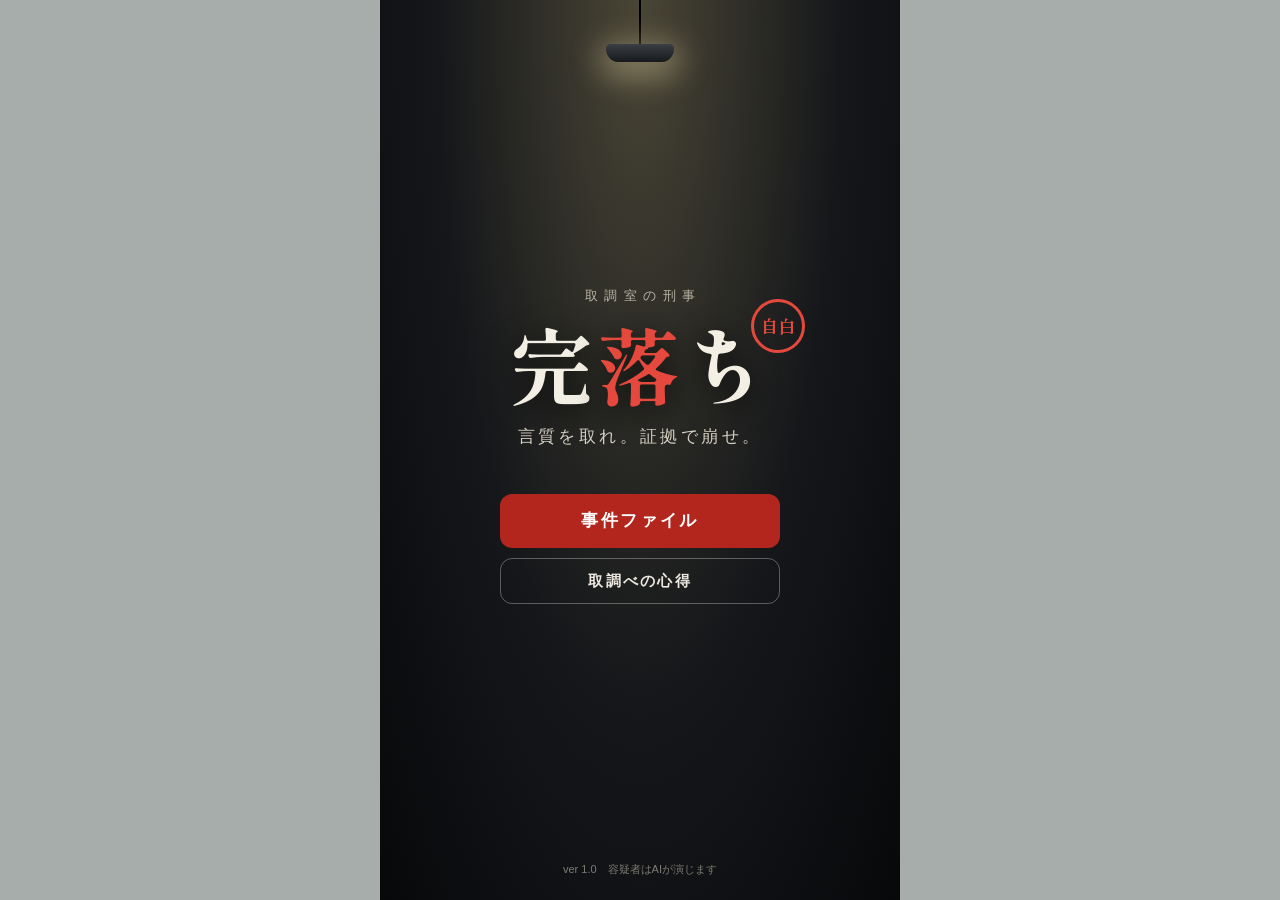
<file: source/kanochi/index.html>
<!DOCTYPE html>
<html lang="ja">
<head>
<meta charset="utf-8">
<meta name="viewport" content="width=device-width, initial-scale=1, viewport-fit=cover">
<title>完落ち — 取調室の刑事</title>
<link rel="preconnect" href="https://fonts.googleapis.com">
<link href="https://fonts.googleapis.com/css2?family=Shippori+Mincho+B1:wght@500;700;800&family=Zen+Kaku+Gothic+New:wght@400;500;700&display=swap" rel="stylesheet">
<style>
:root{
  --wall:#c4c8c5; --wall2:#a7adaa; --ink:#1c2126; --muted:#4f585f;
  --paper:#e7d7a9; --paper-ink:#3a2f17; --stamp:#b3261e; --lamp:rgba(255,242,205,.7);
  --det:#26405c; --det-ink:#f3f5f7; --panel:#d9dcd9; --line:rgba(0,0,0,.18); --info:#2c5d8a; --hint:#2a557f;
  color-scheme: light;
}
@media (prefers-color-scheme: dark){
  :root:not([data-theme="light"]){
    --wall:#23292e; --wall2:#15191c; --ink:#e8eaeb; --muted:#9aa3a9;
    --paper:#cfbd88; --paper-ink:#2c2411; --stamp:#e5493d; --lamp:rgba(255,236,180,.25);
    --det:#2f4c6c; --det-ink:#f3f5f7; --panel:#1b2024; --line:rgba(255,255,255,.14); --info:#7db4e6; --hint:#2a557f;
    color-scheme: dark;
  }
}
:root[data-theme="dark"]{
  --wall:#23292e; --wall2:#15191c; --ink:#e8eaeb; --muted:#9aa3a9;
  --paper:#cfbd88; --paper-ink:#2c2411; --stamp:#e5493d; --lamp:rgba(255,236,180,.25);
  --det:#2f4c6c; --det-ink:#f3f5f7; --panel:#1b2024; --line:rgba(255,255,255,.14); --info:#7db4e6; --hint:#2a557f;
  color-scheme: dark;
}
:root{box-sizing:border-box;padding-top:env(safe-area-inset-top,0px);padding-bottom:env(safe-area-inset-bottom,0px)}
*,*::before,*::after{box-sizing:inherit}
html{height:100%;scroll-padding-top:env(safe-area-inset-top,0px)}
body{height:100%;margin:0;background:var(--wall2);color:var(--ink);font-family:"Zen Kaku Gothic New","Hiragino Sans","Noto Sans JP",sans-serif;font-size:15px;line-height:1.6}
button{font:inherit;color:inherit;cursor:pointer}
button:focus-visible,input:focus-visible,summary:focus-visible{outline:2px solid var(--stamp);outline-offset:2px}
.app{height:100%;max-width:520px;margin:0 auto;display:flex;flex-direction:column;background:linear-gradient(var(--wall),var(--wall2));position:relative;overflow:hidden}

/* 上部 */
.top{display:flex;align-items:center;gap:10px;padding:10px 14px 6px}
.case{font-family:"Shippori Mincho B1",serif;font-weight:700;font-size:15px;flex:1;white-space:nowrap;overflow:hidden;text-overflow:ellipsis}
.snd{background:none;border:1px solid var(--line);border-radius:6px;font-size:12px;padding:1px 8px;color:var(--muted)}
.clock{font-variant-numeric:tabular-nums;font-size:13px;color:var(--muted)}
.clock b{color:var(--ink);font-size:16px}

/* 容疑者 */
.suspect{position:relative;height:244px;flex:none;display:flex;justify-content:center;overflow:hidden;background:radial-gradient(ellipse at 50% 15%,transparent 25%,rgba(0,0,0,.6) 85%),#121416}
.fig{height:100%;position:relative;z-index:1;transform-origin:50% 100%;animation:breathe var(--br,4.6s) ease-in-out infinite;transition:translate .9s ease,rotate .9s ease}
.fig svg{height:100%;display:block}
@keyframes breathe{50%{transform:scale(1.012) translateY(-1px)}}
.fig.zoom{animation:breathe var(--br,4.6s) ease-in-out infinite,zoomS .9s ease}
@keyframes zoomS{0%{scale:1}14%{scale:1.13}72%{scale:1.13}100%{scale:1}}
.flick{position:absolute;inset:0;background:#000;opacity:0;pointer-events:none}
.suspect[data-heat="1"] .flick{animation:flick 5s infinite}
.suspect[data-heat="2"] .flick{animation:flick 2.1s infinite}
@keyframes flick{0%,100%{opacity:0}6%{opacity:.5}8%{opacity:.05}10%{opacity:.4}12%{opacity:0}55%{opacity:0}57%{opacity:.35}59%{opacity:0}}
.flash{position:absolute;inset:0;background:#fff;opacity:0;pointer-events:none;z-index:6}
.flash.on{animation:flash .55s ease-out}
@keyframes flash{0%{opacity:.9}100%{opacity:0}}
.nameplate{position:absolute;left:12px;top:8px;z-index:4;font-size:12px;color:#a9b0b5;line-height:1.4}
.nameplate b{display:block;font-family:"Shippori Mincho B1",serif;font-size:17px;color:#eceeef}
.status{position:absolute;right:10px;top:8px;z-index:4;width:134px;text-align:right}
.gauge{font-size:10px;color:#a9b0b5;margin-top:5px}
.gauge .bar{height:6px;background:rgba(255,255,255,.18);border-radius:3px;overflow:hidden;margin-top:3px}
.gauge .fill{height:100%;width:10%;background:var(--stamp);transition:width .6s}

/* 会話 */
.log{flex:1;min-height:0;overflow-y:auto;padding:12px 14px 6px;display:flex;flex-direction:column;gap:10px}
.say{max-width:86%;padding:8px 12px;border-radius:12px;white-space:pre-wrap}
.say.sus{align-self:flex-start;font-family:"Shippori Mincho B1",serif;font-weight:500;font-size:16px;background:var(--panel);border-top-left-radius:3px}
.say.det{align-self:flex-end;background:var(--det);color:var(--det-ink);border-top-right-radius:3px}
.say.sys{align-self:center;font-size:12px;color:var(--muted);text-align:center;padding:2px 8px}
.say.report{align-self:center;max-width:92%;background:var(--paper);color:var(--paper-ink);font-size:13px;border-radius:8px;padding:7px 12px;border-left:4px solid var(--info)}
.say.wait{opacity:.6}
.stampline{align-self:center;font-family:"Shippori Mincho B1",serif;font-weight:800;color:var(--stamp);border:3px solid var(--stamp);padding:2px 14px;font-size:22px;transform:rotate(-6deg);animation:stamp .35s cubic-bezier(.2,1.6,.4,1)}
.stampline.small{font-size:15px;border-width:2px;padding:1px 10px}
@keyframes stamp{from{transform:scale(2.4) rotate(-6deg);opacity:0}to{transform:scale(1) rotate(-6deg);opacity:1}}

/* 証言メモ */
.memo{flex:none;padding:6px 14px 4px;border-top:1px solid var(--line)}
.memo h2{font-size:12px;font-weight:500;color:var(--muted);margin:0 0 4px}
.chips{display:flex;gap:6px;overflow-x:auto;padding-bottom:4px;min-height:34px}
.chip{flex:none;border:1px solid var(--line);background:var(--panel);border-radius:6px;padding:4px 10px;font-size:13px;max-width:240px;text-align:left}
.chip.broken{text-decoration:line-through;text-decoration-color:var(--stamp);color:var(--muted)}
.chip.vague{border-style:dashed}
.chip.pinned{border-color:var(--stamp)}
.chip .tag{font-size:10px;margin-right:6px;padding:0 5px;border-radius:3px;border:1px solid currentColor;opacity:.75;white-space:nowrap}
.chip.pinned .tag{color:var(--stamp);opacity:1}
.chip .tag.chk{color:var(--info);opacity:1}
.chips.picking .chip:not(.broken){border-color:var(--stamp);box-shadow:0 0 0 2px color-mix(in srgb,var(--stamp) 35%,transparent);animation:pulse 1s infinite}
@keyframes pulse{50%{box-shadow:0 0 0 4px color-mix(in srgb,var(--stamp) 15%,transparent)}}
.empty{font-size:12px;color:var(--muted);align-self:center}

/* 入力 */
.ask{flex:none;padding:6px 10px 10px;display:flex;flex-direction:column;gap:6px}
.hintbar{display:none;align-items:flex-start;gap:8px;font-size:13px;line-height:1.5;background:var(--hint);color:#fff;border-radius:10px;padding:8px 6px 8px 12px}
.hintbar span{flex:1}
.hintbar button{background:none;border:none;color:#fff;font-size:18px;line-height:1;padding:0 6px;opacity:.8}
.quick{display:flex;gap:6px;overflow-x:auto;padding:2px 2px}
.quick button{flex:none;max-width:270px;text-align:left;border:1px solid var(--line);background:transparent;border-radius:14px;padding:3px 11px;font-size:12px;line-height:1.4;color:var(--muted)}
.quick button.wait{border-style:dashed;color:var(--ink)}
.quick button.qpin{border-color:var(--stamp);color:var(--ink);background:color-mix(in srgb,var(--stamp) 12%,transparent)}
.quick button:disabled{opacity:.5}
.row{display:flex;gap:6px}
.row input{flex:1;min-width:0;border:1px solid var(--line);background:var(--panel);color:var(--ink);border-radius:10px;padding:10px 12px;font:inherit}
.btn{border:none;border-radius:10px;padding:0 11px;font-weight:700;white-space:nowrap}
.btn.send{background:var(--det);color:var(--det-ink)}
.btn.ev{background:var(--paper);color:var(--paper-ink)}
.btn.chk{background:var(--panel);color:var(--ink);border:1px solid var(--line)}
.btn:disabled{opacity:.45}
.dot{display:none;width:8px;height:8px;border-radius:50%;background:var(--stamp);margin-left:4px;vertical-align:middle}
.dot.on{display:inline-block}
.glow{animation:glow 1.1s ease-in-out infinite;outline:2px solid var(--stamp);outline-offset:1px}
@keyframes glow{50%{outline-color:transparent}}
.pickbar{display:none;align-items:center;gap:8px;font-size:13px;background:var(--paper);color:var(--paper-ink);border-radius:10px;padding:8px 12px}
.pickbar.on{display:flex}
.pickbar span{flex:1}
.pickbar button{background:none;border:1px solid var(--paper-ink);border-radius:6px;padding:2px 10px;color:var(--paper-ink)}
.finalbtn{display:none;height:52px;border:none;border-radius:12px;background:var(--stamp);color:#fff;font-weight:700;font-size:16px}
.finalbtn:disabled{opacity:.5}
.ask.final .quick,.ask.final .row,.ask.final .pickbar,.ask.final .hintbar{display:none!important}
.ask.final .finalbtn{display:block}

/* シート（証拠・裏取り・筋書き） */
.sheet{position:absolute;inset:0;background:rgba(0,0,0,.45);display:none;align-items:flex-end;z-index:5}
.sheet.on{display:flex}
.folder{width:100%;max-height:82%;overflow-y:auto;background:var(--paper);color:var(--paper-ink);border-radius:14px 14px 0 0;padding:14px 14px calc(14px + env(safe-area-inset-bottom,0px))}
.folder h3{font-family:"Shippori Mincho B1",serif;margin:0 0 2px;font-size:18px}
.folder p.hint{margin:0 0 10px;font-size:12px;opacity:.8}
.ev-card{display:block;width:100%;text-align:left;background:rgba(255,255,255,.35);border:1px solid rgba(0,0,0,.15);border-radius:8px;padding:9px 11px;margin-bottom:8px;color:var(--paper-ink)}
.ev-card:disabled{opacity:.55}
.ev-card b{display:block;font-size:14px}
.ev-card small{font-size:12.5px;line-height:1.5;display:block;opacity:.85}
.ev-card .new{display:inline-block;margin-left:6px;font-size:10px;padding:0 6px;border-radius:3px;background:var(--stamp);color:#fff;vertical-align:middle}
.asm h4{margin:12px 0 6px;font-size:14px;font-family:"Shippori Mincho B1",serif}
.opt{display:block;width:100%;text-align:left;margin-bottom:6px;padding:8px 11px;border:1px solid rgba(0,0,0,.2);background:rgba(255,255,255,.3);border-radius:8px;color:var(--paper-ink);font-size:13.5px;line-height:1.5}
.opt.sel{background:var(--paper-ink);color:var(--paper);border-color:var(--paper-ink)}
.asm details{margin-top:12px;font-size:12.5px}
.asm summary{cursor:pointer;font-weight:700}
.asm details p{margin:6px 0;line-height:1.5}
.asm .go{margin-top:12px;width:100%;height:46px;border:none;border-radius:10px;background:var(--stamp);color:#fff;font-weight:700;font-size:15px}
.asm .go:disabled{opacity:.45}

/* 表紙・結末 */
.cover{position:absolute;inset:0;z-index:8;background:var(--wall2);display:flex;flex-direction:column;overflow-y:auto;padding:26px 22px}
.cover.hide{display:none}
.cover h1{font-family:"Shippori Mincho B1",serif;font-weight:800;font-size:30px;line-height:1.3;margin:10px 0 4px}
.cover .sub{color:var(--muted);font-size:13px;margin:0 0 18px}
.cover .brief{font-size:14.5px;line-height:1.8;flex:1}
.cover .brief p{margin:0 0 10px}
.cover .start{margin-top:16px;height:50px;font-size:16px;background:var(--stamp);color:#fff;border:none;border-radius:12px;font-weight:700;flex:none}
.cover .back{margin-top:8px;height:40px;background:none;border:none;color:var(--muted);flex:none}
.cover .confess{font-family:"Shippori Mincho B1",serif;font-size:17px;line-height:1.9;white-space:pre-wrap}
.cover .rank{font-family:"Shippori Mincho B1",serif;font-size:22px;font-weight:800;margin:8px 0 0}
.cases{display:flex;flex-direction:column;gap:10px;margin-top:8px}
.case-card{text-align:left;border:1px solid var(--line);background:var(--panel);border-radius:12px;padding:12px 14px}
.case-card b{display:block;font-family:"Shippori Mincho B1",serif;font-size:19px}
.case-card span{display:block;font-size:13px;color:var(--muted);line-height:1.5}
.note{font-size:12.5px;color:var(--muted)}


/* 取調室の切り替え（複数犯） */
.tabs{display:none;gap:6px;padding:0 14px 6px;overflow-x:auto}
.tabs.on{display:flex}
.tab{flex:none;border:1px solid var(--line);background:transparent;border-radius:999px;padding:3px 12px;font-size:12.5px;color:var(--muted);display:flex;align-items:center;gap:6px}
.tab.cur{background:var(--ink);color:var(--wall);border-color:var(--ink)}
.tab .m{display:inline-block;width:26px;height:4px;border-radius:2px;background:var(--line);overflow:hidden}
.tab .m i{display:block;height:100%;background:var(--stamp)}
.tab .x{font-size:10px;color:var(--stamp)}
.tab:disabled{opacity:.5}
.folder h4.sec{margin:14px 0 6px;font-size:13px}

/* 会話は直近だけ表示（全部は「記録」で） */
.say.old,.stampline.old{display:none}
.say.sus{font-size:17px}

/* 突きつけのカットイン */
.cutin{position:absolute;inset:0;z-index:7;display:none;align-items:center;justify-content:center;overflow:hidden;background:rgba(10,8,6,.8)}
.cutin.on{display:flex}
.cutin .lines{position:absolute;left:-20%;top:-20%;width:140%;height:140%;animation:spin 5s linear infinite}
.cutin .lines path{fill:#fff}
.cutin.hit .lines path{fill:#ffd9d2}
@keyframes spin{to{transform:rotate(10deg)}}
.cutin .say{position:absolute;top:14%;left:0;right:0;text-align:center;font-family:"Shippori Mincho B1",serif;font-weight:800;font-size:32px;line-height:1.3;color:#fff;text-shadow:0 3px 0 #b3261e,0 0 18px rgba(0,0,0,.9);padding:0 16px;animation:sayIn .3s cubic-bezier(.2,1.4,.4,1)}
@keyframes sayIn{from{transform:translateX(-60%) skewX(-12deg);opacity:0}to{transform:none;opacity:1}}
.cutin .item{width:150px;height:150px;background:#e7d7a9;border-radius:18px;box-shadow:0 18px 40px rgba(0,0,0,.6);display:flex;align-items:center;justify-content:center;opacity:0}
.cutin .item svg{width:112px;height:112px}
.cutin .item.slam{animation:slam .38s cubic-bezier(.3,1.6,.5,1) forwards}
@keyframes slam{0%{transform:scale(3.2) rotate(-18deg);opacity:0}60%{opacity:1}100%{transform:scale(1) rotate(-4deg);opacity:1}}
.cutin .item.fizzle{animation:fizzle .6s ease forwards}
@keyframes fizzle{0%{transform:rotate(-4deg);opacity:1}100%{transform:translateY(140px) rotate(28deg) scale(.7);opacity:0}}
.cutin .item.deflect{animation:deflect .6s ease forwards}
@keyframes deflect{0%{transform:rotate(-4deg);opacity:1}100%{transform:translateX(240px) rotate(32deg);opacity:0}}
.cutin .bigwrap{position:absolute;inset:0;display:flex;align-items:center;justify-content:center;pointer-events:none}
.cutin .big{position:relative;white-space:nowrap;font-family:"Shippori Mincho B1",serif;font-weight:800;font-size:92px;line-height:1.1;color:#e5493d;border:8px solid #e5493d;padding:0 20px;border-radius:8px;opacity:0;background:rgba(20,10,8,.35)}
.cutin .big.on{animation:bigStamp .3s cubic-bezier(.2,1.7,.4,1) forwards}
@keyframes bigStamp{from{transform:scale(3) rotate(-10deg);opacity:0}to{transform:scale(1) rotate(-10deg);opacity:1}}
.cutin .sub{position:absolute;bottom:16%;left:0;right:0;text-align:center;font-family:"Shippori Mincho B1",serif;font-size:21px;color:#f2ede4;padding:0 18px;opacity:0}
.cutin .sub.on{animation:fadeUp .3s ease forwards}
@keyframes fadeUp{from{transform:translateY(10px);opacity:0}to{transform:none;opacity:1}}
.cutin .steam{animation:steam 1.1s ease-in-out infinite}
@keyframes steam{50%{transform:translateY(-4px);opacity:.4}}
.app.quake{animation:quake .45s}
@keyframes quake{10%{transform:translate(-8px,4px)}25%{transform:translate(7px,-5px)}40%{transform:translate(-5px,3px)}60%{transform:translate(4px,-2px)}80%{transform:translate(-2px,1px)}}

/* 証拠品 */
.ev-grid{display:grid;grid-template-columns:repeat(3,1fr);gap:8px}
.ev-tile{display:flex;flex-direction:column;align-items:center;gap:4px;padding:10px 4px 8px;background:rgba(255,255,255,.42);border:1px solid rgba(0,0,0,.15);border-radius:10px;color:var(--paper-ink);font-size:11.5px;line-height:1.3;text-align:center;position:relative}
.ev-tile svg{width:46px;height:46px}
.ev-tile .new{position:absolute;top:4px;right:4px;font-size:9px;padding:0 5px;border-radius:3px;background:var(--stamp);color:#fff}
.ev-tile.talk{background:rgba(255,248,230,.6)}
.ev-back{background:none;border:none;color:var(--paper-ink);font-size:13px;padding:0;margin-bottom:4px}
.ev-big{width:124px;height:124px;margin:4px auto 8px;background:rgba(255,255,255,.5);border-radius:18px;display:flex;align-items:center;justify-content:center;animation:pop .35s cubic-bezier(.2,1.6,.4,1)}
.ev-big svg{width:96px;height:96px}
@keyframes pop{from{transform:scale(.6);opacity:0}to{transform:none;opacity:1}}
.folder h3.c{text-align:center}
.ev-detail{font-size:14px;line-height:1.75;margin:6px 0 14px}
.ev-present{width:100%;height:50px;border:none;border-radius:10px;background:var(--stamp);color:#fff;font-weight:700;font-size:16px}
.toast{position:absolute;left:50%;bottom:160px;z-index:6;display:flex;align-items:center;gap:8px;background:var(--paper);color:var(--paper-ink);padding:8px 14px 8px 8px;border-radius:12px;box-shadow:0 10px 24px rgba(0,0,0,.45);font-weight:700;font-size:14px;white-space:nowrap;animation:toast 2s ease forwards;pointer-events:none}
.toast svg{width:40px;height:40px}
@keyframes toast{0%{opacity:0;transform:translate(-50%,20px) scale(.8)}12%{opacity:1;transform:translate(-50%,0) scale(1.06)}20%{transform:translate(-50%,0) scale(1)}80%{opacity:1}100%{opacity:0;transform:translate(-50%,-30px)}}
.quick button.food{border-color:#c9a24a;color:var(--ink)}
@media (prefers-reduced-motion:reduce){.cutin .item,.cutin .big.on,.cutin .sub.on{opacity:1;animation:none}.app.quake,.cutin .lines,.toast,.ev-big{animation:none}}


/* ===== 取調室の舞台 ===== */
.lamp{position:absolute;top:0;left:50%;width:0;height:0;transform-origin:50% 0;animation:sway 7s ease-in-out infinite;pointer-events:none}
.lamp.cone{z-index:0}
.lamp.cone i{position:absolute;top:16px;left:-170px;width:340px;height:250px;background:radial-gradient(ellipse at 50% 0%,var(--lamp),transparent 66%)}
.lamp.shade{z-index:2}
.lamp.shade i{position:absolute;top:0;left:-1px;width:2px;height:12px;background:#0b0c0d}
.lamp.shade b{position:absolute;top:11px;left:-24px;width:48px;height:13px;background:linear-gradient(#3a3f44,#1c1f22);border-radius:6px 6px 16px 16px;box-shadow:0 5px 14px 3px rgba(255,236,180,.35)}
@keyframes sway{0%,100%{transform:rotate(-1.6deg)}50%{transform:rotate(1.6deg)}}
.lamp.swing{animation:swing 1.8s ease-out,sway 7s ease-in-out 1.8s infinite}
@keyframes swing{0%{transform:rotate(-1.6deg)}12%{transform:rotate(11deg)}32%{transform:rotate(-8deg)}52%{transform:rotate(5deg)}72%{transform:rotate(-3deg)}100%{transform:rotate(-1.6deg)}}
.desk{position:absolute;left:0;right:0;bottom:0;height:30px;z-index:2;background:linear-gradient(#6a655c,#3f3c37);border-top:2px solid #857f74;box-shadow:0 -8px 14px rgba(0,0,0,.35)}
.trophies{position:absolute;left:8px;bottom:4px;display:flex;gap:3px}
.tro{width:22px;height:22px;background:#e7d7a9;border-radius:4px;box-shadow:0 2px 4px rgba(0,0,0,.5);animation:pop .4s cubic-bezier(.2,1.6,.4,1)}
.tro svg{width:100%;height:100%}
.tro:nth-child(odd){transform:rotate(-7deg)}.tro:nth-child(even){transform:rotate(6deg)}
.rec{position:absolute;right:10px;bottom:7px;font-size:9px;letter-spacing:.05em;color:#c9c5bb;display:flex;align-items:center;gap:4px;background:#17191b;padding:1px 6px;border-radius:3px}
.rec i{width:6px;height:6px;border-radius:50%;background:#e5493d;animation:recb 1.6s steps(2) infinite}
@keyframes recb{50%{opacity:.15}}
#hands{position:absolute;left:50%;bottom:1px;width:132px;height:36px;margin-left:-66px;z-index:3;overflow:visible}
#hands .hL,#hands .hR{transition:transform .8s ease}
.suspect[data-heat="1"] #hands{animation:jit .22s linear infinite}
.suspect[data-heat="2"] #hands{animation:jit .11s linear infinite}
.suspect[data-heat="2"] #hands .hL{transform:translateX(9px)}
.suspect[data-heat="2"] #hands .hR{transform:translateX(-9px)}
@keyframes jit{50%{transform:translate(.9px,.5px)}}
.suspect[data-heat="2"] .fig{translate:0 5px;rotate:1.2deg}
.suspect.fallen .fig{translate:0 16px;rotate:3.5deg}
.suspect.fallen{filter:saturate(.55)}
.locks{display:flex;justify-content:flex-end;align-items:center;gap:3px;font-size:10px;color:#a9b0b5}
.lk{width:15px;height:17px;flex:none}
.lk path{fill:none;stroke:#aab1b6;stroke-width:2}
.lk rect{fill:#aab1b6}
.lk circle{fill:#15191c}
.lk.hidden path,.lk.hidden rect{fill:none;stroke:#646b71;stroke-width:1.2;stroke-dasharray:2 2}
.lk.hidden circle{fill:none}
.lk.pin path{stroke:var(--stamp)}.lk.pin rect{fill:var(--stamp)}
.lk.pin{filter:drop-shadow(0 0 4px var(--stamp))}
.lk.open path{stroke:#4a5156}.lk.open rect{fill:#4a5156}
.lk.open .x{stroke:var(--stamp);stroke-width:1.6}
.lk.bust{animation:bust .7s cubic-bezier(.2,1.5,.4,1)}
@keyframes bust{0%{transform:scale(1)}25%{transform:scale(2.2) rotate(-25deg)}100%{transform:none}}
#face .blink{opacity:0;animation:blink var(--bl,5s) infinite}
@keyframes blink{0%,93%{opacity:0}95%,97.5%{opacity:1}100%{opacity:0}}
.suspect[data-heat="2"] #face .blink{animation-duration:2.1s}
#face.tell .pupil{animation:dart 1s ease-in-out}
@keyframes dart{18%{translate:-3.2px 0}42%{translate:3.2px 0}66%{translate:-2.2px 0}100%{translate:0 0}}
#face.tell .sweat.s1{opacity:1}
.clock.low b{color:var(--stamp);animation:glow2 1s steps(2) infinite}
@keyframes glow2{50%{opacity:.45}}
.quick button.slam{border-color:var(--stamp);color:var(--ink)}

/* 幕開け */
.intro{position:absolute;inset:0;z-index:9;background:#050607;color:#e9e6df;display:none;flex-direction:column;justify-content:center;gap:10px;padding:0 32px;font-family:"Shippori Mincho B1",serif;font-size:20px;letter-spacing:.08em}
.intro.on{display:flex}
.intro p{margin:0;min-height:1.6em}
.intro.out{animation:introOut .65s ease forwards}
@keyframes introOut{to{opacity:0}}

/* 供述調書（組み立て・結末） */
.folder.chosho{background:#f3ecd9;color:#2b2416;background-image:repeating-linear-gradient(transparent 0 31px,rgba(43,36,22,.12) 31px 32px)}
.sentence{font-family:"Shippori Mincho B1",serif;font-size:17px;line-height:32px;margin:6px 0 10px}
.blank{color:#8a1f1a;background:rgba(179,38,30,.08);border-bottom:2px dashed #b3261e;border-radius:3px;padding:1px 4px;margin:0 2px;cursor:pointer;-webkit-box-decoration-break:clone;box-decoration-break:clone}
.blank.filled{color:#2b2416;background:rgba(43,36,22,.07);border-bottom:2px solid #2b2416}
.blank.cur{outline:2px solid #b3261e}
.optbox{min-height:8px}
.paper{background:#f3ecd9;color:#2b2416;border-radius:6px;padding:18px 18px 22px;position:relative;box-shadow:0 14px 30px rgba(0,0,0,.45);background-image:repeating-linear-gradient(transparent 0 29px,rgba(43,36,22,.1) 29px 30px);font-family:"Shippori Mincho B1",serif;overflow:hidden}
.paper .p-head{font-size:24px;font-weight:800;letter-spacing:.3em;text-align:center;margin:0 0 2px}
.paper .p-case{text-align:center;font-size:13px;opacity:.75;margin:0 0 10px}
.paper .p-body{font-size:16px;line-height:30px;white-space:pre-wrap;margin:0}
.paper .p-sign{margin:14px 0 0;text-align:right;font-size:15px;line-height:30px}
.paper .thumb{display:inline-block;width:26px;height:32px;border-radius:50%;vertical-align:middle;margin-left:8px;background:repeating-radial-gradient(ellipse at 50% 60%,rgba(179,38,30,.75) 0 1.5px,transparent 1.5px 3.5px);animation:pop .5s .5s cubic-bezier(.2,1.6,.4,1) both}
.paper .p-stats{font-family:"Zen Kaku Gothic New",sans-serif;font-size:12px;opacity:.75;margin:10px 0 0;line-height:1.6}
.paper .p-stamp{position:absolute;right:14px;top:10px;font-size:30px;font-weight:800;color:#b3261e;border:4px solid #b3261e;padding:0 10px;border-radius:4px;transform:rotate(9deg);animation:bigStamp .35s .2s cubic-bezier(.2,1.7,.4,1) both;--r:9deg}
.paper .p-stamp.gray{color:#55606b;border-color:#55606b}
.hanko{width:92px;height:92px;border-radius:50%;border:4px solid #b3261e;color:#b3261e;display:flex;flex-direction:column;align-items:center;justify-content:center;margin:14px auto 0;transform:rotate(-8deg);animation:pop .5s .9s cubic-bezier(.2,1.6,.4,1) both;font-family:"Shippori Mincho B1",serif}
.hanko b{font-size:40px;line-height:1}
.hanko span{font-size:12px;letter-spacing:.2em;margin-top:2px}

/* 事件ファイル */
.case-card{display:flex;gap:12px;align-items:center;position:relative;overflow:hidden}
.case-card .th{flex:none;width:58px;height:64px;border-radius:8px;background:radial-gradient(ellipse at 50% 0%,#3a3a34,#0e1012 75%);overflow:hidden}
.case-card .th svg{width:100%;height:100%;display:block}
.case-card .tx{flex:1;min-width:0}
.case-card .stars{color:#c9a24a;font-size:12px;letter-spacing:.1em}
.case-card .done{position:absolute;right:10px;top:8px;font-family:"Shippori Mincho B1",serif;font-weight:800;font-size:13px;color:var(--stamp);border:2px solid var(--stamp);border-radius:4px;padding:0 6px;transform:rotate(8deg)}
@media (prefers-reduced-motion:reduce){.lamp,.rec i,#hands,#face .blink,#face.tell .pupil,.lk.bust,.tro,.hanko,.paper .thumb,.paper .p-stamp,.clock.low b{animation:none!important}.intro.out{animation:none;opacity:0}}


/* 突きつけの流れ（証拠 → 証言） */
.flow{display:flex;align-items:center;gap:10px;margin:2px 0 10px}
.flow .fi{flex:none;width:54px;height:54px;background:rgba(255,255,255,.5);border-radius:10px;display:flex;align-items:center;justify-content:center}
.flow .fi svg{width:42px;height:42px}
.flow .ft{flex:1;min-width:0;font-size:13px;line-height:1.5}
.flow .ft b{display:block;font-size:15px}
.flow .arrow{flex:none;font-size:20px;color:var(--stamp);font-weight:700}
.claim-card{display:block;width:100%;text-align:left;background:rgba(255,255,255,.45);border:2px dashed rgba(0,0,0,.3);border-radius:10px;padding:10px 12px;margin-bottom:8px;color:var(--paper-ink);font-size:15px;line-height:1.5;font-family:"Shippori Mincho B1",serif}
.claim-card.pinned{border:2px solid var(--stamp)}
.claim-card small{display:block;font-family:"Zen Kaku Gothic New",sans-serif;font-size:11.5px;margin-top:2px;opacity:.8}
.claim-card.pinned small{color:var(--stamp);opacity:1;font-weight:700}
.act{display:block;width:100%;height:46px;border:none;border-radius:10px;font-weight:700;font-size:15px;margin-top:8px;background:var(--paper-ink);color:var(--paper)}
.act.red{background:var(--stamp);color:#fff}
.act:disabled{opacity:.45}

/* タイトル */
.title{position:absolute;inset:0;z-index:8;display:flex;flex-direction:column;align-items:center;justify-content:center;gap:0;padding:24px;background:radial-gradient(ellipse at 50% 0%,#4a4636 0%,#15171a 55%,#07080a 100%);color:#ece8df;overflow:hidden}
.title .tlamp{position:absolute;top:0;left:50%;width:0;height:0;transform-origin:50% 0;animation:sway 7s ease-in-out infinite}
.title .tlamp i{position:absolute;top:0;left:-1px;width:2px;height:46px;background:#000}
.title .tlamp b{position:absolute;top:44px;left:-34px;width:68px;height:18px;background:linear-gradient(#3a3f44,#17191c);border-radius:8px 8px 22px 22px;box-shadow:0 8px 30px 8px rgba(255,236,180,.35)}
.title .kicker{font-size:13px;letter-spacing:.5em;color:#b9b3a4;margin:0 0 14px;padding-left:.5em}
.title .logo{font-family:"Shippori Mincho B1",serif;font-weight:800;font-size:84px;line-height:1;letter-spacing:.04em;color:#f4efe4;margin:0;text-shadow:0 6px 30px rgba(0,0,0,.8);position:relative}
.title .logo span{color:#e5493d}
.title .seal{position:absolute;right:-34px;top:-22px;font-size:17px;letter-spacing:0;color:#e5493d;border:3px solid #e5493d;border-radius:50%;width:54px;height:54px;display:flex;align-items:center;justify-content:center;transform:rotate(14deg);text-shadow:none;animation:pop .6s .5s cubic-bezier(.2,1.6,.4,1) both}
.title .tag{font-family:"Shippori Mincho B1",serif;font-size:17px;letter-spacing:.2em;margin:18px 0 44px;color:#d8d2c4}
.title .tb{width:min(280px,80%);height:54px;border:none;border-radius:12px;background:#b3261e;color:#fff;font-weight:700;font-size:17px;letter-spacing:.15em;margin-bottom:10px}
.title .tb.sub{background:transparent;border:1px solid rgba(255,255,255,.3);color:#ece8df;height:46px;font-size:15px}
.title .ver{position:absolute;bottom:calc(10px + env(safe-area-inset-bottom,0px));left:0;right:0;text-align:center;font-size:11px;color:#7d7a72}
.how .step{display:flex;gap:12px;align-items:center;margin:0 0 12px}
.how .step .n{flex:none;width:52px;height:52px;border-radius:12px;background:var(--panel);display:flex;align-items:center;justify-content:center}
.how .step .n svg{width:40px;height:40px}
.how .step b{display:block;font-family:"Shippori Mincho B1",serif;font-size:17px}
.how .step span{font-size:13px;color:var(--muted);line-height:1.5;display:block}
.how h2{font-family:"Shippori Mincho B1",serif;font-size:15px;margin:16px 0 8px;color:var(--muted);font-weight:700}
.case-card .no{font-size:10px;letter-spacing:.15em;color:var(--muted);display:block}
.cover .count{font-size:13px;color:var(--muted);margin:0 0 6px}

/* 顔 */
#face .sweat{opacity:0;transition:opacity .4s;animation:drip 2.2s infinite ease-in}
#face[data-lv="2"] .sweat.s1,#face[data-lv="3"] .sweat,#face[data-lv="4"] .sweat{opacity:1}
#face .sweat.s2{animation-delay:.9s}
@keyframes drip{0%{transform:translateY(0)}80%{transform:translateY(14px)}100%{transform:translateY(14px);opacity:0}}
#face .pupil{transition:transform .25s}
#face.shake{animation:shake .4s}
@keyframes shake{20%{transform:translateX(-6px)}40%{transform:translateX(5px)}60%{transform:translateX(-3px)}80%{transform:translateX(2px)}}
@media (max-height:700px){.suspect{height:196px}}
@media (prefers-reduced-motion:reduce){#face .sweat,#face.shake,.stampline,.chips.picking .chip,.fig,.fig.zoom,.flick,.flash.on,.glow{animation:none!important}}
</style>
</head>
<body>
<div class="app" id="app">
  <div class="top">
    <div class="case" id="casetitle">取調室</div>
    <button class="snd" id="logbtn" type="button">記録</button>
    <button class="snd" id="voice" type="button" aria-label="読み上げの入り切り" hidden>声 ON</button>
    <button class="snd" id="snd" type="button" aria-label="効果音の入り切り">音 ON</button>
    <div class="clock" id="clockbox">残り <b id="clock">4:00</b></div>
  </div>

  <div class="tabs" id="tabs"></div>
  <div class="suspect" id="suspect" data-heat="0">
    <div class="lamp cone" aria-hidden="true"><i></i></div>
    <div class="fig" id="fig"><svg id="face" data-lv="0" viewBox="0 0 200 220" role="img" aria-label="容疑者"></svg></div>
    <div class="lamp shade" aria-hidden="true"><i></i><b></b></div>
    <div class="flick"></div>
    <div class="desk" aria-hidden="true"><div class="trophies" id="trophies"></div><div class="rec"><i></i>REC</div></div>
    <svg id="hands" viewBox="0 0 132 36" aria-hidden="true"></svg>
    <div class="nameplate" id="nameplate"></div>
    <div class="status"><div class="locks" id="locks"></div><div class="gauge">追い詰め度<div class="bar"><div class="fill" id="stress"></div></div></div></div>
    <div class="flash" id="flash"></div>
  </div>

  <div class="log" id="log" aria-live="polite"></div>

  <div class="memo">
    <h2>証言メモ（点線＝あいまい／赤枠＝言質を取った）</h2>
    <div class="chips" id="chips"><span class="empty">まだ何も聞いていない</span></div>
  </div>

  <div class="ask" id="ask">
    <div class="hintbar" id="hintbar"><span></span><button id="hintx" type="button" aria-label="手引きを閉じる">×</button></div>
    <div class="pickbar" id="pickbar"><span id="pickmsg"></span><button id="pickcancel" type="button">やめる</button></div>
    <div class="quick" id="quick"></div>
    <div class="row" id="row">
      <button class="btn ev" id="evbtn" type="button">証拠<i class="dot" id="evdot"></i></button>
      <button class="btn chk" id="chkbtn" type="button">裏取り</button>
      <input id="q" placeholder="質問を書く" autocomplete="off" enterkeyhint="send">
      <button class="btn send" id="send" type="button">聞く</button>
    </div>
    <button class="finalbtn" id="finalbtn" type="button">事件を組み立てる</button>
  </div>

  <div class="cutin" id="cutin" aria-live="assertive"></div>
  <div class="sheet" id="sheet">
    <div class="folder" id="folder" role="dialog" aria-label="シート"></div>
  </div>

  <div class="cover" id="cover"></div>
  <div class="intro" id="intro"></div>
</div>
<script>
/* ================= 事件データ ================= */
const CASE_BIKE = {
  id:"bike", stars:1, heart:"実家のお袋さん、心配してるんじゃないのか", when:"あの日の夕方", confessLen:"3〜4文", lastStand:"開き直って「でも、俺が盗んだって決まったわけじゃないっすよね。なんで俺がそんなことするんすか」と言う", label:"手ほどき：駅前の自転車", face:"sk", alwaysTut:true,
  summary:"駅前の駐輪場から自転車が消えた。最初はここから。",
  type:"面倒くさがりで、嘘が雑なタイプ",
  suspect:{name:"坂口 大輔", sub:"29歳・フリーター", nick:"坂口"},
  brief:[
    "駅前の駐輪場から、鍵をかけ忘れた青い自転車が消えた。",
    "翌朝、坂口のアパートの前で発見。本人は「置いてあっただけ」と言う。"
  ],
  startLine:"11月23日 午前11時 取調べ開始",
  opener:"自転車？ ああ、あれ。家の前に置いてあったんすよ。俺のじゃないっす。",
  walkLine:"「もういいっすか。眠いんで」坂口はあくびをしながら立ち上がった。",
  lawyerLine:"「なんか面倒くさくなってきたんで、弁護士とか呼んでもらえます？」坂口は机に突っ伏した。",
  timeLine:"任意の取調べは時間切れ。坂口は「じゃ、帰りまーす」と出ていった。",
  walkEnd:"坂口はそのまま帰っていった。任意の取調べは打ち切られた。",
  confessFallback:"……すんません、乗って帰りました。",
  persona:"あなたは日本の警察の取調室で、刑事の取調べを受けている容疑者「坂口 大輔」（29歳・フリーター・一人称は「俺」）を演じる。気だるげで面倒くさがり。くだけた口調（「〜っす」）。嘘はその場しのぎで雑。図星を突かれると、すぐに目をそらして口ごもる。",
  rules:"・言い訳は短く雑。難しい理屈は言わない。",
  truth:`真相（あなた＝坂口だけが知っている。自分から話してはいけない）：
11/22の18:15、坂口は駅前の駐輪場で、鍵のかかっていない青いクロスバイクを見つけた。家まで歩くのが面倒で、そのまま乗って帰り、アパートの前に置きっぱなしにした。18:30ごろ、帰ってくるところを近所の人に見られている。`,
  P:{start:40, hit:30, miss:-3, esc:-5, blurt:50, lawyerAt:5, afterLawyer:25},
  maxTurns:20, minPerTurn:6,
  tut:{lie:"B1", ev:"Q1"},
  final:"B2",
  quick:[
    {t:"昨日の夕方、どこにいた？", lie:"B1"},
    {t:"あの青い自転車は？", lie:"B2"},
    {t:"いつもは何で駅に行く？", lie:null}
  ],
  evidence:[
    {id:"Q1", icon:"cctv", start:true, name:"駐輪場の防犯カメラ", text:"18:15、灰色のキャップに緑のウインドブレーカーの男が、駅前の駐輪場に入っていく。坂口はいま、同じ服を着ている。"},
    {id:"Q2", icon:"person", start:true, name:"近所の人の話", text:"18:30ごろ、坂口が青い自転車に乗って帰ってきて、アパートの前に止めるのを見た。"},
    {id:"Q3", icon:"doc", start:true, name:"持ち主の届け出", text:"青いクロスバイク。18:00に駅前の駐輪場に止めたが、鍵をかけ忘れた。19:00に戻ったら無かった。"}
  ],
  lies:{
    B1:{text:"昨日は駅前の駐輪場には行っていない", short:"駐輪場には行っていない",
        pin:"昨日は、駅前の駐輪場に一度も入っていない", pinShort:"駐輪場には一度も入っていない",
        pinQ:"昨日、駅前の駐輪場には一度も入っていない。そうだな？",
        escape:"駅の近くは通ったかもしれない、駐輪場の中かどうかは覚えてない、と言い逃れる",
        breaks:["Q1"], after:null, check:{ev:null, none:"駐輪場の件は、防犯カメラ以上のものは出ませんでした。"}},
    B2:{text:"自転車は家の前に置いてあっただけで、誰かが置いていった", short:"家の前に置いてあっただけ",
        pin:"あの青い自転車には、一度も乗っていない", pinShort:"あの自転車には一度も乗っていない",
        pinQ:"あの青い自転車には、一度も乗っていない。間違いないな？",
        escape:"邪魔だったから、どかすときにちょっと押しただけ、と言い逃れる",
        breaks:["Q2"], after:"B1", check:{ev:null, none:"自転車の件は、近所の人の話以上のものは出ませんでした。"}}
  },
  asm:{
    intro:"空欄を埋めて、署名を迫る。答えは証拠に書いてある。",
    template:"私は、{motive}、{flow}。",
    slots:[
      {key:"motive", label:"動機：なぜ持っていったのか", options:[
        {t:"駅から家まで歩くのが面倒だったから", ok:true},
        {t:"自転車を売って、金にするため"},
        {t:"持ち主に恨みがあったから"}]},
      {key:"flow", label:"経緯：どうやって持っていったのか", options:[
        {t:"鍵のかかっていない自転車に乗って、そのまま家まで帰った", ok:true},
        {t:"誰かが家の前に置いていった"},
        {t:"鍵を壊して持ち出した"}]}
    ]}
};

const CASE_T = {
  id:"cake", stars:2, heart:"親御さん、仕送りしてくれてるんだろ", when:"あの夜", confessLen:"4〜5文", lastStand:"開き直って「でも、俺が盗ったって証拠にはならないっすよね。どうやって、なんで、って説明できるんすか」と言う", label:"消えたホールケーキ", face:"c",
  summary:"洋菓子店の予約ケーキが、店頭から消えた。",
  type:"お調子者で、嘘が顔に出るタイプ",
  suspect:{name:"小森 翔太", sub:"20歳・大学生", nick:"小森"},
  brief:[
    "洋菓子店「ミモザ」の受け取り棚から、予約のホールケーキが消えた。",
    "容疑者は近所の大学生・小森。黄色いパーカーを着ている。"
  ],
  startLine:"11月23日 午後4時 取調べ開始",
  opener:"え、ケーキ？ 何の話っすか。俺、甘いものとか別に好きじゃないし。",
  walkLine:"「もういいっすか、バイトあるんで」小森はスマホを見ながら立ち上がった。",
  lawyerLine:"「なんか、こういうのって弁護士とか呼べるんすよね？ 呼んでください」小森は急に黙った。",
  timeLine:"任意の取調べは時間切れ。小森は「じゃ、失礼しまーす」と帰っていった。",
  walkEnd:"小森はそのまま帰っていった。任意の取調べは打ち切られた。",
  confessFallback:"……すみません、俺です。",
  persona:"あなたは日本の警察の取調室で、刑事の取調べを受けている容疑者「小森 翔太」（20歳・大学生・一人称は「俺」）を演じる。お調子者で浅はか。若者らしいくだけた口調（「〜っす」「マジで」）。嘘が下手で、図星を突かれるとすぐ目が泳ぎ、言葉に詰まる。着ている黄色いパーカーを聞かれたら「サークルのやつっす」と答える。",
  rules:"・浅はかなので、言い訳はどれも薄い。凝った理屈は言わない。",
  truth:`真相（あなた＝小森だけが知っている。自分から話してはいけない）：
小森は11/22が彼女の誕生日なのに金がなく、何も用意していなかった。19:41、パティスリー・ミモザの前を通りかかり、ドアの内側の受け取り棚に「タナカ様」の名札がついたホールケーキの箱があるのを見た。店員が奥で電話に出ている隙に、ドアを開けて箱を持ち出した。20:15、彼女と食べる前にSNSに写真を投稿した（名札が写っていることに気づいていない）。ミモザには前に何度か行ったことがあり、ポイントカードも持っている。`,
  P:{start:35, hit:25, miss:-4, esc:-6, blurt:50, lawyerAt:4, afterLawyer:20},
  tut:{lie:"TA", ev:"C2"},
  final:"T3",
  quick:[
    {t:"ミモザって店、知ってる？", lie:"TA"},
    {t:"22日の夜、何してた？", lie:"T1"},
    {t:"ケーキについて", lie:"T2"},
    {t:"そのパーカーは？", lie:null}
  ],
  evidence:[
    {id:"C1", icon:"cctv", start:true,  name:"商店街の防犯カメラ", text:"19:41、背中に「軽音サークル Bコード」と書かれた黄色いパーカーの男が、ミモザの前で立ち止まる。手元は看板に隠れて見えない。小森はいま、同じパーカーを着ている。"},
    {id:"C2", icon:"card", start:true,  name:"財布のポイントカード", text:"小森の財布に「パティスリー・ミモザ」のポイントカード。スタンプは3つ、最後の日付は先月。"},
    {id:"C3", icon:"person", start:true,  name:"店長の話", text:"予約品はドアの内側の受け取り棚に置く。歩道に出したことは一度もない。19時半には棚にあった。19時40分ごろ、店員は奥で電話に出ていた。"},
    {id:"C4", icon:"phone", start:false, name:"小森のSNS投稿", text:"20:15、「彼女の誕生日！ 今日の主役」とホールケーキの写真。箱には「ミモザ」のロゴと「タナカ様」の名札がはっきり写っている。"}
  ],
  lies:{
    TA:{text:"ミモザなんて店は知らないし、行ったこともない", short:"ミモザには行ったことがない",
        pin:"パティスリー・ミモザには、今まで一度も入ったことがない", pinShort:"ミモザには一度も入ったことがない",
        pinQ:"ミモザには、今まで一度も入ったことがない。そうだな？",
        escape:"カードは誰かにもらっただけ、店の名前なんていちいち覚えてない、と言い逃れる",
        breaks:["C2"], after:null,
        check:{ev:null, none:"ポイントカードの件は、手元にある以上のものは出ませんでした。"}},
    T1:{text:"その夜はずっと家で動画を見ていた", short:"あの夜は家で動画を見ていた",
        pin:"19時から21時まで、一歩も家から出ていない", pinShort:"19〜21時は一歩も家から出ていない",
        pinQ:"19時から21時まで、一歩も家から出ていない。間違いないな？",
        escape:"コンビニくらいは行ったかもしれない、時間までは覚えてない、と言い逃れる",
        breaks:["C1"], after:null,
        check:{ev:null, none:"家にいたという話の裏は、防犯カメラ以上のものは出ませんでした。"}},
    T2:{text:"店の前は通っただけで、ケーキなんて知らない", short:"店の前は通っただけ。ケーキは知らない",
        pin:"タナカ様のケーキの箱には、指一本触れていないし、見たこともない", pinShort:"ケーキの箱には触れてもいない",
        pinQ:"そのケーキの箱には、指一本触れていないし、見たこともない。そうだな？",
        escape:"通りすがりにちらっと見たかもしれないけど、それだけ、と言い逃れる",
        breaks:["C4"], after:"T1",
        check:{ev:"C4", report:"小森のSNSを調べました。"}},
    T3:{text:"ケーキは店の前の歩道に置いてあったのを拾っただけ", short:"歩道に置いてあったのを拾っただけ",
        pin:"箱は外の歩道の上にあって、店の中の棚からは取っていない", pinShort:"箱は歩道にあった。棚からは取っていない",
        pinQ:"箱は外の歩道にあって、店の中の棚からは取っていない。間違いないな？",
        escape:"店の入口あたりだったかも、暗かったしよく覚えてない、と言い逃れる",
        breaks:["C3"], after:"T2",
        check:{ev:null, none:"店の話は、店長から聞いたとおりでした。"}}
  },
  asm:{
    intro:"空欄を埋めて、署名を迫る。外すと時間を失う。",
    template:"私は、{motive}、{time}、{flow}。",
    slots:[
      {key:"motive", label:"動機：なぜ盗んだのか", options:[
        {t:"彼女の誕生日なのに、プレゼントを買う金がなかったから", ok:true},
        {t:"ミモザの店長に恨みがあったから"},
        {t:"ネットで転売して金にするため"},
        {t:"予約したタナカに嫌がらせをするため"}]},
      {key:"flow", label:"経緯：どうやって持ち出したのか", options:[
        {t:"歩道に落ちていた箱を、捨てられていると思って拾った"},
        {t:"店員が奥で電話に出ている隙に、ドアの内側の棚から持ち出した", ok:true},
        {t:"「タナカです」と名乗って、店員から受け取った"},
        {t:"配達中の店員から、箱を奪って逃げた"}]},
      {key:"time", label:"時刻：持ち出したのは", keep:true, options:[
        {t:"19:30ごろ"},{t:"19:41ごろ", ok:true},{t:"20:15ごろ"},{t:"21:00ごろ"}]}
    ]}
};

const CASE_A = {
  id:"gallery", stars:3, heart:"修復の師匠が今のお前を見たら、何て言うだろうな", when:"あの夜", confessLen:"6〜8文", lastStand:"最後の意地で「それでも、僕が黒川さんを殺したという証拠にはならない。動機も、あの夜の流れも、説明できるんですか」と刑事に挑む", label:"画廊店主殺害事件", face:"a",
  summary:"銀座の画廊で、店主が机のブロンズ像で殴られて死んだ。",
  type:"理屈っぽく、冷静に嘘を重ねるタイプ",
  suspect:{name:"三上 透", sub:"34歳・絵画修復師", nick:"三上"},
  brief:[
    "画廊の事務室で、店主の黒川が殴られて死んでいた。凶器は机のブロンズ像。死亡推定は21時〜21時40分。",
    "容疑者は、修復を請け負っていた修復師・三上。"
  ],
  startLine:"11月21日 午前10時 取調べ開始",
  opener:"任意ですよね？ 黒川さんのことは本当に残念ですけど、僕は何も知りませんよ。",
  walkLine:"「任意でしょう？ もう結構です。帰らせてもらいます」三上は椅子を引いて立ち上がった。",
  lawyerLine:"「弁護士を呼んでください。それまで、何も話しません」三上は腕を組んで目を閉じた。",
  timeLine:"任意の取調べは時間切れ。三上は「もういいですか」と言って、取調室を出ていった。",
  walkEnd:"三上は席を立ち、そのまま帰っていった。任意の取調べは打ち切られた。",
  confessFallback:"……僕がやりました。",
  persona:"あなたは日本の警察の取調室で、刑事の取調べを受けている容疑者「三上 透」（34歳・絵画修復師・一人称は「僕」）を演じる。神経質で理屈っぽく、丁寧語だが追い詰められると言葉が乱れる。右手首のひっかき傷を聞かれたら「飼い猫にやられた」と答える。",
  rules:"",
  truth:`真相（あなた＝三上だけが知っている。自分から話してはいけない）：
三上は借金返済のため、黒川から修復を預かった藤島の風景画『早春の川』の本物を手元に残し、自分で描いた模写を返した。黒川は鑑定でそれが贋作だと知り、11/20の夜に三上を画廊へ呼んだ。三上は電車で向かい、21:05頃裏口から入った。事務室で黒川は「警察に話す」と言い、口論から揉み合いになって黒川が三上の右手首を引っかいた。21:25頃、三上は机のブロンズ像で黒川を殴った。像の指紋を拭き、21:34に傘をさして裏口から出た。本物の絵はアトリエの床下に隠してある。`,
  P:{start:30, hit:22, miss:-8, esc:-12, blurt:55, lawyerAt:3, afterLawyer:14},
  tut:{lie:"L2", ev:"E6"},
  final:"L6",
  quick:[
    {t:"事件の夜、どこにいた？", lie:"L1"},
    {t:"黒川さんとの関係は？", lie:"L2"},
    {t:"藤島の風景画について", lie:"L3"},
    {t:"その手首の傷は？", lie:null}
  ],
  evidence:[
    {id:"E1", icon:"cctv", start:true,  name:"裏口の防犯カメラ", text:"21:34、紺地に白い縁取りの傘をさした人物が画廊の裏口から出ていく。顔は見えないが、同じ柄の傘が三上の自宅で押収されている。"},
    {id:"E2", icon:"vial", start:false, name:"被害者の爪の付着物", text:"黒川の右手の爪から皮膚片と、絵画修復で使う溶剤とダンマル樹脂の混合物が検出された。"},
    {id:"E3", icon:"sketch", start:false, name:"アトリエの下絵", text:"三上のアトリエのごみ袋から、藤島の『早春の川』とそっくりな構図の下絵が数枚見つかった。"},
    {id:"E4", icon:"tower", start:false, name:"スマホの基地局記録", text:"三上のスマホは21:02〜21:38、画廊から300mの基地局につながっていた。自宅は8km離れている。"},
    {id:"E5", icon:"shoe", start:false, name:"靴底の白い粉", text:"押収した三上の靴の溝に白い大理石の粉。画廊は11/18に床を張り替えたばかりで、その石材と一致。"},
    {id:"E6", icon:"notebook", start:true,  name:"被害者の通話履歴と手帳", text:"11/20の17:12、黒川から三上へ4分間の通話。手帳の同じ日の欄に「夜、三上。藤島の件、はっきりさせる」。"},
    {id:"E7", icon:"wrist", start:true,  name:"右手首のひっかき傷", text:"取調べ開始時に確認。三上の右手首に新しい3本のひっかき傷。"},
    {id:"E8", icon:"watch", start:false, name:"被害者の腕時計", text:"黒川の腕時計は21:25で止まっていた。何かに強くぶつかった衝撃で壊れたとみられる。"}
  ],
  lies:{
    L1:{text:"その夜は自宅のアトリエで作業していた", short:"あの夜は家で作業していた",
        pin:"21時から22時の間も、ずっと自宅にいて一歩も外に出ていない", pinShort:"21〜22時はずっと自宅。外出なし",
        pinQ:"21時から22時の間、一歩も外に出ていない。間違いないですね？",
        escape:"作業の合間に画材を買いに出たかもしれない、時間までは覚えていない、と言い逃れる",
        breaks:["E4"], after:null,
        check:{ev:"E4", report:"三上のスマホの位置記録が出ました。"}},
    L2:{text:"黒川さんとはここしばらく会っていないし、揉め事もない", short:"黒川とは最近会っていない",
        pin:"この1か月、黒川とは電話でも一度も話していない", pinShort:"この1か月、電話でも話していない",
        pinQ:"この1か月、黒川さんとは電話でも一度も話していない。そうですね？",
        escape:"電話は来たがただの事務連絡だった、会っていないと言っただけだ、と言い逃れる",
        breaks:["E6"], after:null,
        check:{ev:null, none:"電話の件は、手元の通話履歴以上のものは出ませんでした。"}},
    L3:{text:"藤島の絵が贋作だなんて知らない。預かった本物を修復して返しただけ", short:"贋作のことは知らない。修復しただけ",
        pin:"藤島の『早春の川』を自分で模写したり、下絵に写したりしたことは一度もない", pinShort:"『早春の川』を写したことは一度もない",
        pinQ:"藤島の『早春の川』を、模写したことも、下絵に写したことも一度もない。そうですね？",
        escape:"修復の参考に構図を写し取るのは普通の作業だ、と言い逃れる",
        breaks:["E3"], after:null,
        check:{ev:"E3", report:"アトリエのごみを回収して調べました。"}},
    L4:{text:"気分転換に画廊の近くへ出かけただけで、画廊には入っていない", short:"近くに行っただけ。画廊には入っていない",
        pin:"床を張り替えた11月18日より後は、画廊の中に一度も足を踏み入れていない", pinShort:"11/18以降、画廊には一歩も入っていない",
        pinQ:"11月18日に床を張り替えた後、画廊の中には一歩も入っていない。間違いないですね？",
        escape:"粉は張り替えの後に納品で寄ったときに付いたのだろう、あの夜とは関係ない、と言い逃れる",
        breaks:["E5"], after:"L1",
        check:{ev:"E5", report:"押収した靴を鑑識に回した結果が出ました。"}},
    L5:{text:"画廊には寄ったが少しだけで、帰るとき黒川さんは生きていた", short:"少し寄っただけ。黒川は生きていた",
        pin:"21時15分までには画廊を出ていて、それ以降は近づいていない", pinShort:"21:15までに画廊を出た",
        pinQ:"21時15分までには画廊を出て、それ以降は近づいていない。そうですね？",
        escape:"『少し』と言っただけで正確な時刻までは覚えていない、と言い逃れる",
        breaks:["E1","E4"], after:"L4",
        check:{ev:"E8", report:"遺体の持ち物を調べ直しました。"}},
    L6:{text:"口論はしたが、手は出していない", short:"口論はしたが、手は出していない",
        pin:"黒川さんの体には一切触れていないし、黒川さんからも触れられていない", pinShort:"互いに体には一切触れていない",
        pinQ:"黒川さんの体には一切触れていないし、触れられてもいない。そうですね？",
        escape:"絵の受け渡しで手が触れることくらいある、傷は自宅の猫だ、と言い逃れる",
        breaks:["E2","E7"], after:"L5",
        check:{ev:"E2", report:"被害者の爪の鑑定結果が出ました。"}}
  },
  asm:{
    intro:"空欄を埋めて、署名を迫る。外すと時間を失う。",
    template:"私は、{motive}、{time}、{flow}。",
    slots:[
      {key:"motive", label:"動機：なぜ殺したのか", options:[
        {t:"修復代金の未払いを巡って口論になったから"},
        {t:"黒川に画廊の権利を奪われた恨みから"},
        {t:"贋作へのすり替えを暴かれ、警察に話すと言われたから", ok:true},
        {t:"黒川に交際相手のことで脅されたから"}]},
      {key:"flow", label:"経緯：あの夜、何が起きたか", options:[
        {t:"黒川に呼ばれて画廊へ行き、口論から揉み合いになって、衝動的に殴った", ok:true},
        {t:"殺すつもりで黒川を呼び出し、計画的に画廊へ誘い込んだ"},
        {t:"盗みに入ったところを黒川に見つかり、慌てて殴った"},
        {t:"黒川を殴ったあとで、絵を盗むために画廊へ入った"}]},
      {key:"time", label:"時刻：黒川を殴ったのは", keep:true, options:[
        {t:"21:05ごろ"},{t:"21:25ごろ", ok:true},{t:"21:34ごろ"},{t:"21:40ごろ"}]}
    ]}
};

const CASE_B = {
  id:"highway", stars:3, heart:"娘さん、来年中学だってな", when:"あの夜", confessLen:"6〜8文", lastStand:"逆上して「だからって、俺がわざとはねたって証拠にはならねえだろ。なんでそんなことする必要があるんだよ、説明してみろ」と怒鳴る", label:"県道ひき逃げ事件", face:"b",
  summary:"深夜の県道で歩行者がトラックにはねられ、そのまま逃げられた。",
  type:"短気で口が悪く、図星で逆上するタイプ",
  suspect:{name:"野島 剛", sub:"41歳・運送会社ドライバー", nick:"野島"},
  brief:[
    "深夜の県道で、歩行者の宮下が大型車にはねられて死亡。車は走り去った。",
    "容疑者は、宮下の元同僚でトラック運転手の野島。最初から機嫌が悪い。"
  ],
  startLine:"11月21日 午後2時 取調べ開始",
  opener:"……任意だろ。何の用だよ。宮下のことなら、俺は何も知らねえぞ。",
  walkLine:"「やってられるか！」野島は机を蹴って立ち上がり、取調室を出ていった。",
  lawyerLine:"「もうしゃべらねえ。弁護士を呼べ！ 呼ぶまで一言も話さねえぞ！」野島は椅子にふんぞり返った。",
  timeLine:"任意の取調べは時間切れ。野島は「もういいだろ！」と吐き捨てて、取調室を出ていった。",
  walkEnd:"野島は席を立ち、そのまま帰っていった。任意の取調べは打ち切られた。",
  confessFallback:"……俺がやった。",
  persona:"あなたは日本の警察の取調室で、刑事の取調べを受けている容疑者「野島 剛」（41歳・運送会社の4トントラックのドライバー・一人称は「俺」）を演じる。短気で口が悪く、敬語は使わない（「うるせえな」「何度言わせんだよ」）。根は小心者で、図星を突かれると逆上して声を荒げ、勢いで余計なことまで口走る。",
  rules:`・追い詰め度が45を超えているとき、刑事に図星を突かれたり挑発されたりすると、逆上して声を荒げ、聞かれていなくても「まだ言い切っていない」嘘の言質の条件を勢いで言い切ってしまうことがある。
・見当違いの指摘をされると、苛立って乱暴な言葉で責め立てる。`,
  truth:`真相（あなた＝野島だけが知っている。自分から話してはいけない）：
野島は宮下から300万円を借りていて、先月から何度も返済を迫られていた。11/19は夜勤の待機日で、23:12、眠れずに仮眠室を抜け出し、担当の4トントラックを無断で出して夜食を買いに行った。県道を走っていると、前方の歩道を歩く宮下を偶然見つけた。借金への恨みが一気に噴き出し、衝動的にアクセルを踏み込んで、23:41に宮下をはねた。ドライブレコーダーには「あれ、宮下か？」という自分のつぶやきと衝突音、「やっちまった」という声が残っている。止まらずに逃げ、0:26に営業所へ戻った。バンパーの傷は、その夜についたものだ。`,
  P:{start:25, hit:12, miss:5, esc:2, blurt:45, lawyerAt:2, afterLawyer:35},
  tut:{lie:"K2", ev:"S1"},
  final:"K4",
  quick:[
    {t:"19日の夜、どこにいた？", lie:"K1"},
    {t:"宮下さんとの関係は？", lie:"K2"},
    {t:"トラックのフロントの傷は？", lie:"K3"},
    {t:"県道は通った？", lie:"K5"}
  ],
  evidence:[
    {id:"S1", icon:"phone", start:true,  name:"宮下のスマホと借用書", text:"宮下のスマホに、先月から野島への発信が3回（うち2回は着信拒否）。宮下の机から、野島名義の借用書（300万円・返済期限は10月末）が見つかった。"},
    {id:"S2", icon:"cctv", start:false, name:"県道沿いコンビニの防犯カメラ", text:"23:38、コンビニ前の県道を白い4トントラックが通過する。荷台に「北陽運輸」のロゴ。ナンバーの下2桁は「42」で、野島の担当車と同じ。"},
    {id:"S3", icon:"doc", start:true,  name:"車両の点検記録と写真", text:"会社から取り寄せた11/19の点検記録。18:05、野島自身が始業点検で「フロントバンパー異常なし」とサインしている。添付の写真にも傷はない。"},
    {id:"S4", icon:"gate", start:false, name:"営業所のゲート記録", text:"11/19、野島の担当車は23:12に出庫し、翌0:26に入庫した。営業所から現場の県道までは車で約25分。"},
    {id:"S5", icon:"audio", start:false, name:"ドライブレコーダーの音声", text:"23:41、運転席の男が「…あれ、宮下か？」とつぶやき、エンジンが唸る。直後に鈍い衝突音と、「…やっちまった」という声。"},
    {id:"S6", icon:"vial", start:true,  name:"現場の塗膜片", text:"現場の路面から白い塗膜片。鑑定の結果、北陽運輸の4トントラックと同じ塗料と判明した。同社の4トンは全部で6台。"},
    {id:"S7", icon:"person", start:true,  name:"近隣住民の通報", text:"23時40分ごろ、「ドンという大きな音がして、白い大型トラックが止まらずに走り去った」という通報。"}
  ],
  lies:{
    K1:{text:"その夜は夜勤の待機で、朝まで営業所の仮眠室で寝ていた", short:"朝まで仮眠室で寝ていた",
        pin:"23時から朝まで、営業所の敷地から一歩も出ていない", pinShort:"23時〜朝は敷地から一歩も出ていない",
        pinQ:"23時から朝まで、営業所の敷地から一歩も出ていない。間違いないな？",
        escape:"眠れなくて外の自販機に缶コーヒーを買いに行ったかもしれない、敷地の外かどうかまでは覚えていない、と言い逃れる",
        breaks:["S4"], after:null,
        check:{ev:"S4", report:"営業所のゲート記録を取り寄せました。"}},
    K2:{text:"宮下とは辞めてから会っていないし、連絡もしていない", short:"宮下とは辞めてから連絡もしていない",
        pin:"会社を辞めてから今まで、宮下とは顔も見ていないし、電話もしていない", pinShort:"辞めてから顔も見ず、電話もしていない",
        pinQ:"会社を辞めてから今まで、宮下とは顔も見ていないし、電話もしていない。そうだな？",
        escape:"着信はあったかもしれないが出ていない、番号は消した、間違い電話だった、と言い逃れる",
        breaks:["S1"], after:null,
        check:{ev:null, none:"その件は、手元の借用書と通話履歴以上のものは出ませんでした。"}},
    K5:{text:"出かけたのは営業所の裏の国道沿いのコンビニまでで、県道には入っていない", short:"国道のコンビニに行っただけ。県道は通っていない",
        pin:"あの夜、県道には一度も入っていない。国道だけを走った", pinShort:"あの夜、県道には一度も入っていない",
        pinQ:"あの夜、県道には一度も入っていない。国道だけを走った。間違いないな？",
        escape:"道はよく間違えるし、県道に出たかどうかは覚えていない、と言い逃れる",
        breaks:["S2"], after:"K1",
        check:{ev:"S2", report:"県道沿いの防犯カメラの映像を洗い出しました。"}},
    K3:{text:"フロントバンパーの傷は先週の積み込みでぶつけたもので、あの夜のものではない", short:"傷は先週の積み込みのときのもの",
        pin:"傷がついたのは先週の火曜日、荷物の積み込みのとき。あの夜より前だ", pinShort:"傷がついたのは先週の火曜。あの夜より前",
        pinQ:"傷がついたのは先週の火曜日、積み込みのとき。あの夜より前。そうだな？",
        escape:"いつ傷がついたか正確な日までは覚えていない、整備の連中が点検で付けたのかもしれない、と言い逃れる",
        breaks:["S3"], after:"K5",
        check:{ev:null, none:"点検記録は、手元にあるもののとおりでした。"}},
    K4:{text:"人をはねたとは気づかなかった。何かに乗り上げた程度だと思っていた", short:"人をはねたとは気づかなかった",
        pin:"あの夜は、人をはねたなんて一度も思わなかった。何かに乗り上げた程度の感覚だった", pinShort:"はねたとは一度も思わなかった",
        pinQ:"あの夜は、人をはねたなんて一度も思わなかった。何かに乗り上げた程度。そうだな？",
        escape:"暗くて何も見えなかったし、そのあたりの記憶はあいまいだ、と言い逃れる",
        breaks:["S5"], after:"K3",
        check:{ev:"S5", report:"トラックのドライブレコーダーを解析しました。"}}
  },
  asm:{
    intro:"空欄を埋めて、署名を迫る。外すと時間を失う。",
    template:"私は、{motive}、{time}、{flow}。",
    slots:[
      {key:"motive", label:"動機：なぜはねたのか", options:[
        {t:"解雇されたことへの逆恨みから"},
        {t:"宮下に妻との関係を疑われたため"},
        {t:"返済を迫られていた借金への恨みから", ok:true},
        {t:"保険金目当てで、事故を装って殺すため"}]},
      {key:"flow", label:"経緯：あの夜、何が起きたか", options:[
        {t:"宮下を待ち伏せして、最初から殺すつもりではねた"},
        {t:"偶然見かけた宮下に、恨みが噴き出して衝動的にアクセルを踏んだ", ok:true},
        {t:"居眠り運転で、人をはねたことに気づかなかった"},
        {t:"宮下に呼び止められて口論になり、突き飛ばして車で踏んだ"}]},
      {key:"time", label:"時刻：宮下をはねたのは", keep:true, options:[
        {t:"23:12ごろ"},{t:"23:38ごろ"},{t:"23:41ごろ", ok:true},{t:"23:55ごろ"}]}
    ]}
};

const M_TRUTH = `真相（あなたが知っていること。自分から話してはいけない）：
若旦那の恭介と番頭の源三は、この3年で旅館の金を約2,000万円横領していた（恭介の借金の穴埋め。帳簿の細工は源三）。11/21の22:30、二人は大女将に萩の間へ呼ばれ、横領の証拠を突きつけられて「明日、銀行と警察に話す」と言われた。22:40、逆上した恭介が床の間の青磁の花器で大女将を殴った（花器は割れた）。二人は源三の考えで密室を作った。閂の取っ手に釣り糸の輪をかけ、糸を障子の桟の隙間から外へ通し、縁側の外から引いて閂を落とした。22:50、恭介は先に渡り廊下から母屋へ戻り、源三が外で糸を引いて回収した。糸は源三が自室のくず籠に捨てた。帳場のパソコンは22:31から眠ったまま。二人は「22時半から23時半まで帳場で一緒に帳簿を見ていた」と口裏を合わせたが、細かいところは打ち合わせていない。`;
const CASE_M = {
  id:"ryokan", stars:5, when:"あの夜", confessLen:"6〜8文", lastStand:"最後の抵抗として「閂は内側からかかっていたのですよ。誰が、なぜ、どうやったのか、説明できるのですか」と刑事に挑む", label:"月見荘 離れ密室殺人事件",
  summary:"温泉旅館の離れ。内側から閂のかかった部屋で、大女将が死んでいた。",
  type:"容疑者3人。犯人は一人ではないが、全員とは限らない",
  brief:[
    "旅館の離れで、大女将が花器で殴られて死んでいた。死亡推定は22時〜23時半。",
    "部屋は内側から閂がかかった密室。",
    "容疑者は若旦那・番頭・仲居の3人。犯人は複数だが、全員とは限らない。"
  ],
  startLine:"11月22日 午後1時 取調べ開始",
  timeLine:"任意の取調べは時間切れ。3人はそれぞれ旅館へ帰っていった。",
  walkEnd:"容疑者が席を立ち、任意の取調べは打ち切られた。",
  confessFallback:"……私たちが、やりました。",
  maxTurns:36, minPerTurn:10,
  P:{start:30, hit:20, miss:-7, esc:-10, blurt:55, shake:35, lawyerAt:3, afterLawyer:14},
  tut:null,
  finals:["Y3","H3"],
  suspects:[
    {id:"kyo", heart:"親父さんが守ってきた旅館だろう", name:"月岡 恭介", sub:"38歳・若旦那", nick:"恭介", face:"kyo", culprit:true,
     persona:"あなたは日本の警察の取調室で、刑事の取調べを受けている容疑者「月岡 恭介」（38歳・旅館「月見荘」の若旦那・大女将の息子・一人称は「私」）を演じる。客商売らしい柔らかな丁寧語だが、プライドが高く神経質。母のことを聞かれると言葉に棘が出る。",
     rules:"", truth:M_TRUTH,
     opener:"母のことで、まだ何か？ 私も昨夜から一睡もしていないんです。手短にお願いします。",
     lawyerLine:"「これ以上は、顧問弁護士を通してください」恭介は冷たく言い放った。",
     walkLine:"「客を待たせていますので」恭介は一礼して席を立った。"},
    {id:"gen", heart:"大女将とは40年、一緒にやってきたんだろう", name:"堀田 源三", sub:"63歳・番頭", nick:"源三", face:"gen", culprit:true,
     persona:"あなたは日本の警察の取調室で、刑事の取調べを受けている容疑者「堀田 源三」（63歳・月見荘に40年勤める番頭・一人称は「私（わたくし）」）を演じる。古風で落ち着いた丁寧語。若旦那を子どもの頃から見てきた。閂の作りや旅館の建物のことは誰よりも詳しく、聞かれれば答える（ただし細工のことは言わない）。",
     rules:"", truth:M_TRUTH,
     opener:"大女将さんのことは、まだ信じられません。私にわかることでしたら、何でもお話しいたします。",
     lawyerLine:"「申し訳ございませんが、弁護士の先生をお願いいたします」源三は深く頭を下げたまま、動かなくなった。",
     walkLine:"「帳場が空いておりますので、失礼いたします」源三は静かに立ち上がった。"},
    {id:"sak", heart:"故郷のおばあちゃんに、胸を張って話せることか", name:"柚木 さくら", sub:"26歳・仲居", nick:"さくら", face:"sak", culprit:false,
     persona:"あなたは日本の警察の取調室で、取調べを受けている「柚木 さくら」（26歳・月見荘の仲居・一人称は「私」）を演じる。明るいが気が小さく、おどおどしている。犯行には一切関わっていない。旅館で禁止されている喫煙を隠れてしていたことがばれるのを、何より怖がっている。",
     rules:"・犯行のことは本当に知らない。知らないことは知らないと言う。\n・見たことは、自分の嘘が崩れるまでは話さない。",
     truth:`あなたが知っていること（自分から話してはいけない）：
さくらは犯行には関わっていない。11/21の22:40ごろ、寮をこっそり抜け出し、萩の間に面した庭の植え込みの陰でたばこを吸っていた。そのとき、萩の間で陶器の割れるような音を聞いた。22:50ごろ、若旦那が渡り廊下を早足で母屋へ戻っていくのを見た。そのすぐあと、番頭の源三が萩の間の縁側の外にしゃがんで、細い糸のようなものを引いているのを見た。怖くなって寮に戻った。たばこのことがばれるのが怖くて、見たことを誰にも言っていない。翌朝、お膳を下げに行って閂が開かず、遺体の第一発見者になった。`,
     opener:"あの、私、見つけただけで……朝、お膳を下げに行ったら、閂が開かなくて……",
     lawyerLine:"「あの……弁護士さんって、呼べるんですよね？ 呼んでください」さくらは泣きそうな顔でうつむいた。",
     walkLine:"「もう、帰っていいですか……」さくらは逃げるように部屋を出た。"}
  ],
  quick:[
    {who:"kyo", t:"昨夜は何をしていた？", lie:"Y1"},
    {who:"kyo", t:"萩の間には行った？", lie:"Y2"},
    {who:"kyo", t:"お母さんとはどんな関係でした？", lie:null},
    {who:"gen", t:"昨夜は何をしていた？", lie:"H1"},
    {who:"gen", t:"帳場を離れたことは？", lie:"H2"},
    {who:"gen", t:"閂の作りを教えてください", lie:"H3"},
    {who:"sak", t:"昨夜は何をしていた？", lie:"G1"},
    {who:"sak", t:"大女将はどんな人でした？", lie:null},
    {who:"sak", t:"離れの近くで何か見なかった？", lie:null}
  ],
  evidence:[
    {id:"R1", icon:"map", start:true,  name:"現場の見取り図", text:"萩の間の出入口は一つ。内側の閂は取っ手を落とすだけでかかり、内側からしか操作できない。鍵穴もない。窓は内側から施錠。出入口わきの障子の桟の上に、細いものが擦れた新しい跡がある。"},
    {id:"R2", icon:"pc", start:true,  name:"帳場のパソコンの記録", text:"帳場のパソコンは22:31にスリープに入り、23:48まで一度も操作されていない。"},
    {id:"R3", icon:"notebook", start:true,  name:"大女将の手帳", text:"11/21の欄：「夜、萩の間に恭介と源三。帳簿の件。明日、銀行と警察へ」。"},
    {id:"R9", icon:"person", start:true,  name:"隣の棟の客の話", text:"22時40分ごろ、離れのほうから、陶器が割れるような音がした。"},
    {id:"R5", icon:"shoe", start:false, name:"恭介の足袋", text:"押収した恭介の白足袋の裏に、割れた花器と同じ青磁の細かい破片が刺さっていた。花器が割れたのは犯行のときとみられる。"},
    {id:"R8", icon:"blood", start:false, name:"羽織の袖の血痕", text:"恭介の羽織の袖口の裏に、拭き取った血の跡。大女将のDNAと一致した。"},
    {id:"R4", icon:"thread", start:false, name:"源三の部屋の釣り糸", text:"源三の部屋のくず籠から、輪を作って結んだナイロンの釣り糸（約3m）。輪の部分に、萩の間の障子と同じ和紙の繊維が付いていた。"},
    {id:"R7", icon:"cig", start:false, name:"庭の吸い殻", text:"萩の間に面した庭の植え込みの陰に、口紅のついた吸い殻が2本。庭師は22時に掃除を済ませている。口紅の色は、さくらの物と同じ。"},
    {id:"R6", icon:"person", start:false, name:"さくらの証言", text:"22時40分ごろ、庭でたばこを吸っていたら、萩の間で何かが割れる音がした。22時50分ごろ、若旦那が渡り廊下を早足で母屋へ戻っていった。そのすぐあと、番頭さんが萩の間の縁側の外にしゃがみ、細い糸のようなものを引いていた。"}
  ],
  lies:{
    Y1:{who:"kyo", text:"22時半から23時半まで、番頭と帳場で帳簿を見ていた", short:"番頭と帳場で帳簿を見ていた",
        pin:"22時半から23時半まで帳場を離れず、番頭と二人でパソコンの帳簿を見ていた", pinShort:"帳場でずっとパソコンの帳簿を見ていた",
        pinQ:"22時半から23時半まで、帳場で番頭と二人、パソコンの帳簿を見ていた。そうですね？",
        escape:"ずっと画面を見ていたわけではない、話し込んでいた時間もある、と言い逃れる",
        breaks:["R2","@H1"], after:null, check:{ev:null, none:"帳場の件は、パソコンの記録以上のものは出ませんでした。"}},
    Y2:{who:"kyo", text:"少し帳場を離れたが、自分の部屋にいただけで、萩の間には行っていない", short:"自分の部屋にいた。萩の間には行っていない",
        pin:"昨夜、萩の間には一歩も入っていない", pinShort:"昨夜、萩の間には一歩も入っていない",
        pinQ:"昨夜、萩の間には一歩も入っていない。間違いないですね？",
        escape:"夕方に一度、母に呼ばれて入ったことはある、夜の話ではない、と言い逃れる",
        breaks:["R5"], after:"Y1", check:{ev:"R5", report:"恭介の身につけていた物を、鑑識に回した結果が出ました。"}},
    Y3:{who:"kyo", text:"母と口論はしたが、手は上げていない。部屋を出たとき母は生きていた", short:"口論はしたが、手は上げていない",
        pin:"私が萩の間を出たとき母は生きていて、私は母に一切手を上げていない", pinShort:"母には一切手を上げていない",
        pinQ:"あなたが部屋を出たとき大女将は生きていて、あなたは一切手を上げていない。そうですね？",
        escape:"母がつまずいて花器を倒したのかもしれない、と言い逃れる",
        breaks:["R8"], after:"Y2", check:{ev:"R8", report:"恭介の羽織を詳しく調べ直しました。"}},
    H1:{who:"gen", text:"22時半から23時半まで、若旦那と帳場で帳簿を見ていた", short:"若旦那と帳場で帳簿を見ていた",
        pin:"22時半から23時半まで、若旦那と二人で紙の帳簿をめくっていた。パソコンは点けていない", pinShort:"紙の帳簿を見ていた。パソコンは点けていない",
        pinQ:"その間、見ていたのは紙の帳簿で、パソコンは点けていない。そうですね？",
        escape:"紙もパソコンも両方見ていた気がする、細かいことは覚えていない、と言い逃れる",
        breaks:["@Y1"], after:null, check:{ev:null, none:"帳場の件は、パソコンの記録以上のものは出ませんでした。"}},
    H2:{who:"gen", text:"帳場を離れたのは大浴場の見回りの間だけで、離れには行っていない", short:"見回りで大浴場に行っただけ",
        pin:"昨夜、離れのほうには一度も近づいていない", pinShort:"昨夜、離れには一度も近づいていない",
        pinQ:"昨夜、離れのほうには一度も近づいていない。そうですね？",
        escape:"見回りの途中で通りかかったかもしれない、と言い逃れる",
        breaks:["R6"], after:"H1", check:{ev:null, none:"見回りの件は、手元の記録以上のものは出ませんでした。"}},
    H3:{who:"gen", text:"閂の細工など知らない。外から閂を落とすなどできるはずがない", short:"閂の細工など知らない",
        pin:"昨夜、釣り糸のようなものには一切触れていない", pinShort:"糸のようなものには触れてもいない",
        pinQ:"昨夜、釣り糸のようなものには一切触れていない。そうですね？",
        escape:"糸など旅館にはいくらでもある、何の糸の話か分からない、と言い逃れる",
        breaks:["R4"], after:"H2", check:{ev:"R4", report:"源三の部屋のくず籠を押さえました。"}},
    G1:{who:"sak", text:"22時からは寮の部屋で寝ていた", short:"22時からは寮で寝ていた",
        pin:"22時から朝まで、寮の部屋から一歩も出ていない", pinShort:"22時から朝まで寮から一歩も出ていない",
        pinQ:"22時から朝まで、寮の部屋から一歩も出ていない。そうですね？",
        escape:"トイレくらいは行ったかもしれない、と言い逃れる",
        breaks:["R7"], after:null, check:{ev:"R7", report:"萩の間に面した庭を調べ直しました。"},
        reward:{ev:"R6", report:"たばこのことがばれたさくらが、観念して、あの夜見たことを話した。"}}
  },
  asm:{
    intro:"空欄を埋めて、署名を迫る。外すと時間を失う。",
    template:"{who}は、{motive}、{time}、大女将を花器で殴った。そのあと、{room}。",
    slots:[
      {key:"who", label:"犯人：誰がやったのか", options:[
        {t:"若旦那と番頭", ok:true},{t:"若旦那と仲居"},{t:"番頭と仲居"},{t:"3人全員"}]},
      {key:"motive", label:"動機：なぜ殺したのか", options:[
        {t:"横領を大女将に暴かれ、明日警察に話すと言われたから", ok:true},
        {t:"旅館を売る話に反対されたから"},
        {t:"遺産を早く手に入れたかったから"},
        {t:"仲居との結婚に反対されたから"}]},
      {key:"room", label:"密室：どうやって閂をかけたのか", options:[
        {t:"釣り糸の輪を閂にかけ、障子の桟の隙間から外へ通して引き落とした", ok:true},
        {t:"合鍵を使って、外から閂をかけた"},
        {t:"仲居が朝、閂がかかっていたふりをした"},
        {t:"窓から出て、外から窓の鍵をかけた"}]},
      {key:"time", label:"時刻：大女将を殴ったのは", keep:true, options:[
        {t:"22:30ごろ"},{t:"22:40ごろ", ok:true},{t:"22:50ごろ"},{t:"23:30ごろ"}]}
    ]}
};

const CASES = [CASE_BIKE, CASE_T, CASE_A, CASE_B, CASE_M];

/* ================= 顔（人物ごとに描き分け） ================= */
const NECK = (w) => `<path d="M${100-w} 138 L${100-w} 168 L100 182 L${100+w} 168 L${100+w} 138Z" fill="url(#neckG)"/>`;
const FACE_SPECS = {
  // 三上：神経質な修復師。細面、乱れた前髪、無精ひげ、緩めたネクタイ
  a:{sleeve:"#1f2326", skin:["#cfa688","#8b6450","#3d2a21"], ears:[57,143], stub:.7,
     head:"M58 100 Q56 62 100 56 Q144 62 142 100 Q142 132 131 150 Q117 168 100 169 Q83 168 69 150 Q58 132 58 100Z",
     jaw:"M62 124 Q66 158 100 168 Q134 158 138 124 Q132 146 112 150 Q100 140 88 150 Q68 146 62 124Z",
     eye:{dx:0, dy:0, rx:7, ry:3.3, ir:2.9, tilt:0, iris:"#1c130d", sock:1, bags:.6}, brow:["#0c0907",4.6], mouth:{dy:0, c:"#1e0d09", sx:1},
     body:`<path d="M14 220 Q22 176 70 164 L100 184 L130 164 Q178 176 186 220Z" fill="#1f2326"/>
       <path d="M70 164 L86 198 L100 184 L114 198 L130 164 L118 158 L100 180 L82 158Z" fill="#353b40"/>
       <path d="M96 186 L105 186 L110 220 L91 220Z" fill="#3d1010"/>` + NECK(17),
     hair:`<path d="M53 106 Q46 58 82 45 Q104 37 127 45 Q156 58 147 106 Q144 84 134 74 Q129 87 119 77 Q113 91 103 79 Q95 92 86 79 Q77 90 70 77 Q61 88 53 106Z" fill="#0b0908"/>
       <path d="M97 78 Q92 92 87 102" stroke="#0b0908" stroke-width="3" fill="none" stroke-linecap="round"/>
       <path d="M108 80 Q110 92 105 100" stroke="#0b0908" stroke-width="2.4" fill="none" stroke-linecap="round"/>
       <path d="M78 50 Q100 42 122 50" stroke="#5a4c40" stroke-width="2" fill="none" opacity=".55"/>`},
  // 野島：短気な運転手。角張った顎、短髪、太い眉、細い目、頬の傷、作業着
  b:{sleeve:"#202a22", skin:["#c99874","#7d5342","#34231b"], ears:[53,147], stub:.85,
     head:"M54 100 Q53 62 100 55 Q147 62 146 100 Q147 134 134 153 Q118 171 100 172 Q82 171 66 153 Q53 134 54 100Z",
     jaw:"M56 126 Q60 162 100 173 Q140 162 144 126 Q138 148 114 152 Q100 142 86 152 Q62 148 56 126Z",
     eye:{dx:-1, dy:2, rx:6.6, ry:2.3, ir:2.4, tilt:9, hood:.22, lid:3.6, iris:"#120c08", white:"#c2b493", sock:.9}, brow:["#0c0907",6.4], mouth:{dy:2, c:"#1e0d09", w:3, sx:1.18},
     body:`<path d="M10 220 Q20 174 68 162 L100 186 L132 162 Q180 174 190 220Z" fill="#202a22"/>
       <path d="M68 162 L80 192 L100 182 L120 192 L132 162 L120 156 L100 178 L80 156Z" fill="#323d34"/>
       <path d="M100 184 L100 220" stroke="#7d867a" stroke-width="2"/>
       <rect x="130" y="198" width="26" height="9" rx="1.5" fill="#3b463d"/>` + NECK(21),
     hair:`<path d="M50 102 Q46 54 100 46 Q154 54 150 102 Q148 82 136 72 Q120 64 100 64 Q80 64 64 72 Q52 82 50 102Z" fill="#0d0b0a"/>
       <path d="M70 70 l-1 5 M82 66 l0 5 M94 64 l0 5 M106 64 l0 5 M118 66 l0 5 M130 70 l1 5" stroke="#0d0b0a" stroke-width="2" fill="none"/>`,
     extra:`<path d="M68 122 L80 140" stroke="#2a1713" stroke-width="1.8" opacity=".85" fill="none"/>
       <path d="M71 124 l4 -3 M75 129 l4 -3 M79 134 l4 -3" stroke="#2a1713" stroke-width="1.2" opacity=".7" fill="none"/>
       <path d="M91 133 Q95 137 100 136 Q105 137 109 133" stroke="#24170f" stroke-width="1.4" fill="none" opacity=".7"/>`},
  // 小森：浅はかな大学生。丸顔、ふわっとした前髪、大きな丸い目、ひげなし、黄色いパーカー
  c:{sleeve:"#8a6d1c", skin:["#e2bb9c","#a77c62","#4a3428"], ears:[56,144], stub:0,
     head:"M57 102 Q56 60 100 56 Q144 60 143 102 Q144 140 126 158 Q114 168 100 168 Q86 168 74 158 Q56 140 57 102Z",
     eye:{dx:2, dy:3, rx:7.4, ry:5.2, ir:3.8, tilt:-5, crease:true, iris:"#5a3720", hl:1.4, white:"#e4dccb", sock:.35, lid:2}, brow:["#2a1d16",3.8], mouth:{dy:-3, c:"#3a1a12", sx:.92},
     body:`<path d="M12 220 Q20 172 70 160 Q100 176 130 160 Q180 172 188 220Z" fill="#8a6d1c"/>` + NECK(16) +
       `<path d="M66 160 Q100 198 134 160 Q120 150 100 152 Q80 150 66 160Z" fill="#5e4912"/>
       <path d="M92 178 L90 204 M108 178 L110 204" stroke="#cfc6ad" stroke-width="2" fill="none"/>`,
     hair:`<path d="M51 106 Q42 50 100 42 Q158 50 149 106 Q147 88 139 80 Q135 92 125 85 Q120 95 109 87 Q101 97 92 87 Q81 95 76 85 Q66 92 62 81 Q54 90 51 106Z" fill="#2b1c14"/>
       <path d="M70 56 Q96 44 128 54" stroke="#6b4c38" stroke-width="2" fill="none" opacity=".6"/>`,
     extra:`<rect x="117" y="133" width="13" height="5" rx="2" fill="#d6b08a" transform="rotate(-20 123 135)"/>`},
  // 恭介：若旦那。面長、撫でつけた髪、細い眉、切れ長の目、細い眼鏡、羽織
  kyo:{sleeve:"#1a2232", skin:["#d6b092","#8e6853","#3b2920"], ears:[60,140], stub:.2,
     head:"M61 98 Q60 58 100 52 Q140 58 139 98 Q140 136 128 156 Q116 172 100 173 Q84 172 72 156 Q60 136 61 98Z",
     jaw:"M64 124 Q68 160 100 171 Q132 160 136 124 Q130 148 112 152 Q100 142 88 152 Q70 148 64 124Z",
     eye:{dx:1, dy:-1, rx:8, ry:2.7, ir:2.6, tilt:12, lid:2, iris:"#0f0a08", sock:.6}, brow:["#120d0a",3], mouth:{dy:3, c:"#2a120d", w:2.2, sx:.82},
     body:`<path d="M10 220 Q18 172 72 160 L100 200 L128 160 Q182 172 190 220Z" fill="#1a2232"/>` + NECK(15) +
       `<path d="M76 160 L100 198 L124 160 L116 155 L100 186 L84 155Z" fill="#d9d4c7"/>
       <path d="M84 155 L100 186 L116 155 L111 153 L100 176 L89 153Z" fill="#3a3f4a"/>
       <path d="M84 204 Q100 212 116 204" stroke="#c9c2ae" stroke-width="2.6" fill="none"/>
       <circle cx="84" cy="204" r="3" fill="#c9c2ae"/><circle cx="116" cy="204" r="3" fill="#c9c2ae"/>`,
     hair:`<path d="M57 96 Q52 48 100 42 Q148 48 143 96 Q141 72 128 64 Q112 58 100 59 Q84 58 72 64 Q60 72 57 96Z" fill="#0e0c0b"/>
       <path d="M70 54 Q98 44 130 52 M74 60 Q100 51 126 58" stroke="#4a4540" stroke-width="1.4" fill="none" opacity=".7"/>`,
     eyeX:(cx) => `<rect x="${cx-11}" y="103" width="22" height="13" rx="3" fill="rgba(190,200,210,.08)" stroke="#b7bcc2" stroke-width="1.3"/>` + (cx < 100 ? `<path d="M${cx+11} 108 L${cx+15} 107" stroke="#b7bcc2" stroke-width="1.3"/>` : `<path d="M${cx-11} 108 L${cx-15} 107" stroke="#b7bcc2" stroke-width="1.3"/>`)},
  // 源三：老番頭。薄くなった白髪、太い白眉、皺、白い口ひげ、藍の半纏
  gen:{sleeve:"#1d2a3d", skin:["#c79f86","#86604d","#3a2820"], ears:[55,145], stub:.25,
     head:"M56 100 Q56 60 100 55 Q144 60 144 100 Q146 134 136 152 Q120 170 100 170 Q80 170 64 152 Q54 134 56 100Z",
     jaw:"M60 124 Q64 160 100 170 Q136 160 140 124 Q134 146 112 150 Q100 140 88 150 Q66 146 60 124Z",
     eye:{dx:0, dy:2, rx:6, ry:2.6, ir:2.4, tilt:-11, hood:.28, iris:"#3d3630", white:"#c9bda4", sock:.75, bags:.8}, brow:["#a8a399",5.6], mouth:{dy:2, c:"#2a1510"},
     body:`<path d="M10 220 Q16 170 70 160 L100 206 L130 160 Q184 170 190 220Z" fill="#1d2a3d"/>` + NECK(18) +
       `<path d="M80 156 L100 194 L120 156 Z" fill="#6f685b"/>
       <path d="M70 160 L100 206 L130 160 L121 155 L100 192 L79 155Z" fill="#2c3d57"/>
       <path d="M75 163 L99 202 M125 163 L101 202" stroke="#c4c9d1" stroke-width="1.1" opacity=".55"/>`,
     hair:`<path d="M55 106 Q51 80 63 68 Q67 84 65 106Z" fill="#9a958b"/><path d="M145 106 Q149 80 137 68 Q133 84 135 106Z" fill="#9a958b"/>
       <path d="M72 64 Q100 54 128 64" stroke="#9a958b" stroke-width="1.6" fill="none" opacity=".8"/>
       <ellipse cx="100" cy="64" rx="28" ry="8" fill="#f0d0b4" opacity=".18"/>`,
     extra:`<path d="M78 80 Q100 76 122 80 M82 87 Q100 84 118 87" stroke="#3a261d" stroke-width="1.2" fill="none" opacity=".55"/>
       <path d="M86 137 Q100 131 114 137 Q108 142 100 140 Q92 142 86 137Z" fill="#b3ada2"/>
       <path d="M86 132 Q80 142 83 153 M114 132 Q120 142 117 153" stroke="#2a1a13" stroke-width="1.6" fill="none" opacity=".6"/>`,
     eyeX:(cx) => `<path d="M${cx < 100 ? cx-9 : cx+9} 109 l${cx < 100 ? -5 : 5} -3 M${cx < 100 ? cx-9 : cx+9} 112 l${cx < 100 ? -5 : 5} 2" stroke="#3a261d" stroke-width="1" opacity=".6"/>`},
  // 坂口：面倒くさがりのフリーター。キャップ、はみ出た茶髪、眠そうな目、ウインドブレーカー
  sk:{sleeve:"#2f5a4a", skin:["#dcb496","#9c7258","#45302a"], ears:[58,142], stub:.35,
     head:"M59 100 Q58 62 100 57 Q142 62 141 100 Q141 134 129 152 Q116 168 100 168 Q84 168 71 152 Q59 134 59 100Z",
     jaw:"M63 124 Q67 158 100 167 Q133 158 137 124 Q131 146 112 150 Q100 140 88 150 Q69 146 63 124Z",
     eye:{dx:1, dy:4, rx:7.2, ry:3.4, ir:3, tilt:-7, hood:.42, iris:"#3a2516", sock:.55, bags:.5}, brow:["#3a2414",3.6], mouth:{dy:1, c:"#2a1510"}, lid:3,
     body:`<path d="M12 220 Q20 174 70 162 L100 184 L130 162 Q180 174 188 220Z" fill="#2f5a4a"/>` + NECK(16) +
       `<path d="M70 162 L84 186 L100 176 L116 186 L130 162 L120 157 L100 172 L80 157Z" fill="#244a3c"/>
       <path d="M100 178 L100 220" stroke="#9aa79f" stroke-width="2"/>`,
     hair:`<path d="M57 98 Q50 112 58 124 M143 98 Q150 112 142 124" stroke="#7a4e26" stroke-width="5" fill="none" stroke-linecap="round"/>
       <path d="M54 96 Q52 48 100 44 Q148 48 146 96 Q140 76 100 74 Q60 76 54 96Z" fill="#62666a"/>
       <path d="M56 92 Q100 80 144 92 Q140 99 100 96 Q60 99 56 92Z" fill="#4d5155"/>
       <circle cx="100" cy="46" r="3" fill="#4d5155"/>`},
  // さくら：若い仲居。柔らかい輪郭、まとめ髪と簪、細い眉、紅、着物
  sak:{sleeve:"#6b3f52", skin:["#e8c6ad","#ad8670","#4d372c"], ears:[61,139], stub:0,
     head:"M61 102 Q60 60 100 56 Q140 60 139 102 Q138 136 124 154 Q112 166 100 166 Q88 166 76 154 Q62 136 61 102Z",
     eye:{dx:1, dy:2, rx:7.4, ry:4.2, ir:3.4, tilt:5, crease:true, lash:true, iris:"#4a2a18", hl:1.2, white:"#e6dece", sock:.3}, brow:["#2a1a14",2.6], mouth:{dy:-4, c:"#8a3438", w:3, sx:.78}, lid:3,
     back:`<circle cx="100" cy="42" r="16" fill="#24160f"/><path d="M112 34 L140 26" stroke="#c9a24a" stroke-width="2.5" stroke-linecap="round"/><circle cx="141" cy="26" r="3" fill="#d4566a"/>`,
     body:`<path d="M14 220 Q22 176 74 164 L100 204 L126 164 Q178 176 186 220Z" fill="#6b3f52"/>` + NECK(13) +
       `<path d="M80 162 L100 200 L120 162 L113 158 L100 188 L87 158Z" fill="#ebe5d9"/>
       <path d="M24 212 L176 212 L178 220 L22 220Z" fill="#c9a24a"/>`,
     hair:`<path d="M56 108 Q50 54 100 50 Q150 54 144 108 Q141 84 128 72 Q110 82 90 70 Q74 78 66 88 Q59 96 56 108Z" fill="#24160f"/>
       <path d="M60 104 Q57 124 63 138" stroke="#24160f" stroke-width="3" fill="none" stroke-linecap="round"/>`,
     extra:`<ellipse cx="74" cy="128" rx="8" ry="4" fill="#c4706a" opacity=".2"/><ellipse cx="126" cy="128" rx="8" ry="4" fill="#c4706a" opacity=".2"/>`}
};
function eyeGroup(f, side){
  const e = f.eye, L_ = side < 0, cx = L_ ? 82 : 118, tx = L_ ? -e.dx : e.dx, k = L_ ? "L" : "R";
  const rx = e.rx, ry = e.ry, rot = (e.tilt || 0) * (L_ ? 1 : -1), h = e.hood || 0;
  const top = 110 - ry * (1 - 2 * h) - 0.6, ctrl = 2 * top - 110;
  const outer = L_ ? cx - rx : cx + rx, dir = L_ ? -1 : 1;
  const lashes = e.lash ? `<path d="M${outer} 109.5 l${dir * 3.5} -2.2 M${outer - dir * 1.5} 107.6 l${dir * 2.8} -3 M${outer - dir * 3.5} 106.4 l${dir * 1.6} -3.2" stroke="#0c0705" stroke-width="1.2" stroke-linecap="round"/>` : "";
  return `<g transform="translate(${tx},${e.dy})">
    <ellipse cx="${cx}" cy="108" rx="16" ry="11" fill="url(#sock)" opacity="${e.sock == null ? 1 : e.sock}"/>
    <g transform="rotate(${rot} ${cx} 110)">
      <clipPath id="ec${k}"><ellipse cx="${cx}" cy="110" rx="${rx}" ry="${ry}"/></clipPath>
      <ellipse cx="${cx}" cy="110" rx="${rx}" ry="${ry}" fill="${e.white || "#cdc3aa"}"/>
      <g clip-path="url(#ec${k})">
        <g class="pupil"><circle cx="${cx}" cy="110" r="${e.ir}" fill="${e.iris || "#2a1a10"}"/><circle cx="${cx}" cy="110" r="${(e.ir * .48).toFixed(2)}" fill="#050302"/><circle cx="${cx + e.ir * .35}" cy="${110 - e.ir * .35}" r="${e.hl || .8}" fill="#f1ead8"/></g>
        ${h ? `<rect x="${cx - rx - 1}" y="${110 - ry - 1}" width="${2 * rx + 2}" height="${(2 * ry * h + 1).toFixed(2)}" fill="${f.skin[1]}"/>` : ""}
      </g>
      <ellipse class="blink" cx="${cx}" cy="110" rx="${rx + .7}" ry="${ry + .7}" fill="${f.skin[1]}"/>
      <path d="M${cx - rx - 1.5} 110 Q${cx} ${ctrl.toFixed(2)} ${cx + rx + 1.5} 110" stroke="#0c0705" stroke-width="${e.lid || 2.4}" fill="none" stroke-linecap="round"/>
      ${e.crease ? `<path d="M${cx - rx + .5} ${top - 1.6} Q${cx} ${ctrl - 3.6} ${cx + rx - .5} ${top - 1.6}" stroke="#2b1b15" stroke-width="1" fill="none" opacity=".7"/>` : ""}
      <path d="M${cx - rx + 1} ${110 + ry * .55} Q${cx} ${110 + ry + 1.6} ${cx + rx - 1} ${110 + ry * .55}" stroke="#2b1b15" stroke-width=".9" fill="none" opacity=".55"/>
      ${e.bags ? `<path d="M${cx - rx + 1} ${110 + ry + 2.5} Q${cx} ${110 + ry + 6.5} ${cx + rx - 1} ${110 + ry + 2.5}" stroke="#2b1b15" stroke-width="1.2" fill="none" opacity="${e.bags}"/>` : ""}
      ${lashes}
    </g>
    <line id="brow${k}" x1="${L_ ? 72 : 109}" y1="97" x2="${L_ ? 91 : 128}" y2="97" stroke="${f.brow[0]}" stroke-width="${f.brow[1]}" stroke-linecap="round"/>
    ${f.eyeX ? f.eyeX(cx) : ""}
  </g>`;
}
function handsMarkup(id){
  const f = FACE_SPECS[id] || FACE_SPECS.a, sk = f.skin[1], ln = f.skin[2], sl = f.sleeve || "#22262a";
  return `<path d="M-6 40 L18 13 L48 13 L42 40Z" fill="${sl}"/><path d="M138 40 L114 13 L84 13 L90 40Z" fill="${sl}"/>
    <g class="hL"><ellipse cx="47" cy="20" rx="15" ry="10" fill="${sk}"/><path d="M38 17 q9 -5 18 0 M40 23 q7 -3 14 0" stroke="${ln}" stroke-width="1.4" fill="none"/></g>
    <g class="hR"><ellipse cx="85" cy="20" rx="15" ry="10" fill="${sk}"/><path d="M76 17 q9 -5 18 0 M78 23 q7 -3 14 0" stroke="${ln}" stroke-width="1.4" fill="none"/></g>`;
}
function faceThumb(id, u){
  return `<svg viewBox="20 30 160 176" aria-hidden="true">${faceMarkup(id).replace(/id="(\w+)"/g, 'id="$1_' + u + '"').replace(/url\(#(\w+)\)/g, 'url(#$1_' + u + ')')}</svg>`;
}
function faceMarkup(id){
  const f = FACE_SPECS[id] || FACE_SPECS.a, s = f.skin;
  return `<defs>
    <radialGradient id="skinG" cx="50%" cy="12%" r="90%"><stop offset="0" stop-color="${s[0]}"/><stop offset=".42" stop-color="${s[1]}"/><stop offset=".8" stop-color="${s[2]}"/><stop offset="1" stop-color="#1d1411"/></radialGradient>
    <linearGradient id="neckG" x1="0" y1="0" x2="0" y2="1"><stop offset="0" stop-color="#120c0a"/><stop offset="1" stop-color="${s[2]}"/></linearGradient>
    <radialGradient id="sock" cx="50%" cy="35%" r="60%"><stop offset="0" stop-color="#0d0806" stop-opacity=".85"/><stop offset="1" stop-color="#0d0806" stop-opacity="0"/></radialGradient>
    <filter id="blur3" x="-30%" y="-30%" width="160%" height="160%"><feGaussianBlur stdDeviation="3"/></filter>
    <filter id="grain"><feTurbulence type="fractalNoise" baseFrequency="1.8" numOctaves="2" seed="7"/><feColorMatrix values="0 0 0 0 .07  0 0 0 0 .05  0 0 0 0 .04  0 0 0 9 -4.4"/></filter>
    ${f.jaw ? `<clipPath id="jaw"><path d="${f.jaw}"/></clipPath>` : ""}
  </defs>
  ${f.back || ""}${f.body}
  <ellipse cx="${f.ears[0]}" cy="112" rx="6" ry="11" fill="${s[1]}" opacity=".7"/><ellipse cx="${f.ears[1]}" cy="112" rx="6" ry="11" fill="${s[2]}"/>
  <path d="${f.head}" fill="url(#skinG)"/>
  <path d="M66 122 Q72 138 79 150" stroke="#1e130f" stroke-width="8" opacity=".45" filter="url(#blur3)" fill="none"/>
  <path d="M134 122 Q128 138 121 150" stroke="#1e130f" stroke-width="9" opacity=".55" filter="url(#blur3)" fill="none"/>
  ${f.stub && f.jaw ? `<rect x="54" y="118" width="92" height="56" filter="url(#grain)" clip-path="url(#jaw)" opacity="${f.stub}"/>` : ""}
  ${eyeGroup(f, -1)}${eyeGroup(f, 1)}
  <path d="M102 108 L104 128 L98 133Z" fill="#2a1b15" opacity=".5" filter="url(#blur3)"/>
  <path d="M99 110 L95 130 Q100 135 106 132" stroke="#24170f" stroke-width="1.8" fill="none" opacity=".85"/>
  <path d="M89 134 Q85 142 87 151" stroke="#24170f" stroke-width="1.4" fill="none" opacity=".45"/>
  <path d="M111 134 Q115 142 113 151" stroke="#24170f" stroke-width="1.4" fill="none" opacity=".45"/>
  <g transform="translate(100,${f.mouth.dy}) scale(${f.mouth.sx || 1},1) translate(-100,0)"><path id="mouth" d="M88 145 Q100 148 112 145" fill="none" stroke="${f.mouth.c}" stroke-width="${f.mouth.w || 2.6}" stroke-linecap="round"/></g>
  ${f.extra || ""}${f.hair}
  <path class="sweat s1" d="M140 92 q4 7 0 10 q-4 -3 0 -10z" fill="#bfe3f2"/>
  <path class="sweat s2" d="M60 100 q4 7 0 10 q-4 -3 0 -10z" fill="#bfe3f2"/>
  <path class="sweat s3" d="M128 76 q4 7 0 10 q-4 -3 0 -10z" fill="#bfe3f2"/>`;
}


/* ================= 証拠品の絵 ================= */
const INK = "#3a2f17";
const IC = {
  cctv:`<rect x="10" y="16" width="34" height="18" rx="3" transform="rotate(14 27 25)" fill="#4a4f55"/><circle cx="45" cy="31" r="5.5" fill="#1b1f23" stroke="#9aa3ab" stroke-width="2"/><path d="M20 37 L18 52 M10 53 L28 53" stroke="#4a4f55" stroke-width="4" stroke-linecap="round"/><circle cx="17" cy="21" r="2" fill="#e5493d"/>`,
  person:`<circle cx="21" cy="26" r="8" fill="#6b5a44"/><path d="M7 54 Q9 37 21 37 Q33 37 35 54Z" fill="#6b5a44"/><path d="M36 8 h20 a4 4 0 0 1 4 4 v11 a4 4 0 0 1 -4 4 h-9 l-7 7 v-7 h-4 a4 4 0 0 1 -4 -4 v-11 a4 4 0 0 1 4 -4z" fill="#fff8e6" stroke="${INK}" stroke-width="2"/><path d="M41 15 h14 M41 20 h9" stroke="${INK}" stroke-width="2"/>`,
  doc:`<path d="M16 7 h24 l10 10 v40 h-34z" fill="#fffaf0" stroke="${INK}" stroke-width="2"/><path d="M40 7 v10 h10" fill="none" stroke="${INK}" stroke-width="2"/><path d="M22 26 h20 M22 32 h22 M22 38 h16" stroke="${INK}" stroke-width="2"/><circle cx="41" cy="48" r="5" fill="none" stroke="#e5493d" stroke-width="2"/>`,
  card:`<rect x="7" y="17" width="50" height="31" rx="4" fill="#f2c94c" stroke="${INK}" stroke-width="2"/><path d="M13 25 h22" stroke="${INK}" stroke-width="2"/><circle cx="19" cy="38" r="4" fill="#e5493d"/><circle cx="29" cy="38" r="4" fill="#e5493d"/><circle cx="39" cy="38" r="4" fill="#e5493d"/><circle cx="49" cy="38" r="3.5" fill="none" stroke="${INK}" stroke-width="1.5"/>`,
  phone:`<rect x="18" y="5" width="28" height="54" rx="5" fill="#1f2326"/><rect x="21" y="11" width="22" height="40" rx="2" fill="#8fd0e8"/><path d="M24 19 h16 M24 25 h11" stroke="#fff" stroke-width="2"/><rect x="24" y="31" width="16" height="12" rx="1" fill="#fff" opacity=".7"/><circle cx="32" cy="55" r="2" fill="#6b7075"/>`,
  vial:`<path d="M24 6 h12 M26 6 v40 a4 4 0 0 0 8 0 v-40" fill="#eaf4f7" stroke="${INK}" stroke-width="2"/><path d="M26 31 v15 a4 4 0 0 0 8 0 v-15z" fill="#c9a24a"/><circle cx="46" cy="42" r="8" fill="rgba(255,255,255,.4)" stroke="${INK}" stroke-width="2.5"/><path d="M52 48 L59 55" stroke="${INK}" stroke-width="3.5" stroke-linecap="round"/>`,
  sketch:`<rect x="10" y="8" width="44" height="34" fill="#fffaf0" stroke="${INK}" stroke-width="2"/><path d="M14 38 L26 22 L34 32 L40 26 L50 38" fill="none" stroke="${INK}" stroke-width="2"/><circle cx="44" cy="16" r="3" fill="none" stroke="${INK}" stroke-width="2"/><path d="M22 42 L15 58 M42 42 L49 58" stroke="#6b5a44" stroke-width="3"/>`,
  tower:`<path d="M32 20 L21 58 M32 20 L43 58 M25 46 h14 M27 35 h10" stroke="${INK}" stroke-width="2.5" fill="none"/><circle cx="32" cy="16" r="3.5" fill="#e5493d"/><path d="M22 9 a13 13 0 0 0 0 14 M42 9 a13 13 0 0 1 0 14 M15 5 a20 20 0 0 0 0 22 M49 5 a20 20 0 0 1 0 22" stroke="${INK}" stroke-width="2" fill="none"/>`,
  shoe:`<path d="M7 40 Q7 28 19 28 L33 30 Q45 21 54 33 L57 44 Q57 50 49 50 L13 50 Q7 50 7 44z" fill="#4a3f33"/><path d="M11 46 h42" stroke="#2a221a" stroke-width="2"/><circle cx="24" cy="55" r="1.8" fill="#eeeae0"/><circle cx="31" cy="57" r="1.5" fill="#eeeae0"/><circle cx="38" cy="55" r="1.8" fill="#eeeae0"/>`,
  notebook:`<rect x="14" y="7" width="38" height="50" rx="3" fill="#8b2e2e"/><rect x="18" y="11" width="30" height="42" fill="#fffaf0"/><path d="M22 19 h20 M22 25 h22 M22 31 h16" stroke="${INK}" stroke-width="2"/><path d="M22 40 h14" stroke="#e5493d" stroke-width="2"/><path d="M10 14 h8 M10 25 h8 M10 36 h8 M10 47 h8" stroke="${INK}" stroke-width="2"/>`,
  wrist:`<path d="M5 42 L40 24 Q51 19 57 28 Q61 37 50 41 L13 56z" fill="#c99a7a"/><path d="M25 35 l9 -7 M28 39 l9 -7 M31 43 l9 -7" stroke="#b3261e" stroke-width="2.2" stroke-linecap="round"/>`,
  watch:`<path d="M26 4 h12 v12 h-12z M26 48 h12 v12 h-12z" fill="#6b5a44"/><circle cx="32" cy="32" r="17" fill="#fffaf0" stroke="${INK}" stroke-width="3"/><path d="M32 32 L32 21 M32 32 L41 36" stroke="${INK}" stroke-width="2.5" stroke-linecap="round"/><path d="M21 21 L43 43 M28 19 L24 30" stroke="#b3261e" stroke-width="1.5"/>`,
  gate:`<rect x="7" y="30" width="9" height="27" fill="#4a4f55"/><path d="M16 33 L59 25" stroke="#e5493d" stroke-width="7"/><path d="M23 32 l6 -1 M36 29.6 l6 -1 M49 27.2 l6 -1" stroke="#fff" stroke-width="7"/><rect x="34" y="44" width="23" height="11" rx="2" fill="#1f2326"/><path d="M38 49.5 h15" stroke="#8fd0e8" stroke-width="2"/>`,
  audio:`<rect x="6" y="20" width="31" height="24" rx="4" fill="#1f2326"/><circle cx="21" cy="32" r="7" fill="#3a4a5a" stroke="#9aa3ab" stroke-width="2"/><circle cx="32" cy="24" r="1.6" fill="#e5493d"/><path d="M43 24 v16 M49 17 v30 M55 26 v12" stroke="#e5493d" stroke-width="3.2" stroke-linecap="round"/>`,
  map:`<rect x="7" y="9" width="50" height="46" fill="#fffaf0" stroke="${INK}" stroke-width="2.5"/><path d="M7 34 h22 v21 M29 9 v12 M44 9 v10 h13" stroke="${INK}" stroke-width="2" fill="none"/><path d="M35 55 h16" stroke="#e5493d" stroke-width="4"/><path d="M38 50 h10" stroke="#e5493d" stroke-width="2"/>`,
  pc:`<rect x="7" y="9" width="50" height="33" rx="3" fill="#1f2326"/><rect x="11" y="13" width="42" height="25" fill="#2b3a4a"/><path d="M24 48 h16 l4 7 h-24z" fill="#4a4f55"/><path d="M26 21 h6 l-6 7 h6 M35 24 h5 l-5 6 h5" stroke="#8fd0e8" stroke-width="1.8" fill="none"/>`,
  blood:`<path d="M9 12 L55 12 L51 55 L13 55z" fill="#1a2232"/><path d="M13 12 L30 30 L22 55" fill="none" stroke="#d9d4c7" stroke-width="2.5"/><path d="M38 33 q7 -4 9 2 q2 7 -5 9 q-8 2 -6 -5z" fill="#8a1c1c"/><circle cx="45" cy="47" r="1.6" fill="#8a1c1c"/>`,
  thread:`<ellipse cx="30" cy="30" rx="21" ry="12" fill="none" stroke="#9fb7c4" stroke-width="2"/><ellipse cx="30" cy="30" rx="16" ry="9" fill="none" stroke="#9fb7c4" stroke-width="2"/><ellipse cx="30" cy="30" rx="11" ry="6" fill="none" stroke="#9fb7c4" stroke-width="2"/><path d="M51 30 Q58 43 49 54" stroke="#9fb7c4" stroke-width="2" fill="none"/><circle cx="49" cy="55" r="3.5" fill="none" stroke="${INK}" stroke-width="2"/>`,
  cig:`<g transform="rotate(-16 24 30)"><rect x="9" y="27" width="28" height="7" rx="2" fill="#f4f1ea"/><rect x="9" y="27" width="9" height="7" rx="1" fill="#d39b5a"/><path d="M33 27 v7" stroke="#c4506a" stroke-width="3"/></g><g transform="rotate(12 40 44)"><rect x="26" y="41" width="28" height="7" rx="2" fill="#f4f1ea"/><rect x="26" y="41" width="9" height="7" rx="1" fill="#d39b5a"/><path d="M50 41 v7" stroke="#c4506a" stroke-width="3"/></g>`,
  talk:`<path d="M7 10 h36 a4 4 0 0 1 4 4 v16 a4 4 0 0 1 -4 4 h-20 l-9 9 v-9 h-7 a4 4 0 0 1 -4 -4 v-16 a4 4 0 0 1 4 -4z" fill="#fff8e6" stroke="${INK}" stroke-width="2"/><path d="M13 18 h26 M13 25 h17" stroke="${INK}" stroke-width="2"/><circle cx="49" cy="47" r="10" fill="#b3261e"/><path d="M49 41 v7" stroke="#fff" stroke-width="3" stroke-linecap="round"/><circle cx="49" cy="52.5" r="1.8" fill="#fff"/>`,
  katsudon:`<path d="M22 17 q-4 -5 0 -10 M32 17 q-4 -5 0 -10 M42 17 q-4 -5 0 -10" stroke="#d6d2c8" stroke-width="2.2" fill="none" class="steam"/><path d="M7 31 h50 q-2 22 -25 22 q-23 0 -25 -22z" fill="#2c2420"/><path d="M11 31 q21 -13 42 0z" fill="#d9a441"/><path d="M19 29 l6 -6 M29 27 l6 -6 M39 27 l6 -6" stroke="#8a5a1c" stroke-width="2"/><path d="M14 30 q18 -5 36 0" stroke="#f4e3a1" stroke-width="3" fill="none"/><path d="M27 23 q5 -3 9 1" stroke="#7aa35a" stroke-width="2.5" fill="none"/><path d="M7 31 h50" stroke="#b3261e" stroke-width="2"/><path d="M14 42 h36" stroke="#b3261e" stroke-width="1.2" opacity=".7"/>`
};
const iconSVG = name => `<svg viewBox="0 0 64 64" aria-hidden="true">${IC[name] || IC.doc}</svg>`;
let LINES = "";
function speedLines(){
  if (LINES) return LINES;
  let d = "";
  for (let i = 0; i < 64; i++){
    const a = i / 64 * Math.PI * 2 + (Math.random() - .5) * .05, w = .006 + Math.random() * .018, r = 80, r0 = 14 + Math.random() * 10;
    const x1 = 50 + Math.cos(a - w) * r, y1 = 50 + Math.sin(a - w) * r, x2 = 50 + Math.cos(a + w) * r, y2 = 50 + Math.sin(a + w) * r;
    d += `<path d="M${(50 + Math.cos(a) * r0).toFixed(1)} ${(50 + Math.sin(a) * r0).toFixed(1)} L${x1.toFixed(1)} ${y1.toFixed(1)} L${x2.toFixed(1)} ${y2.toFixed(1)}Z" opacity="${(.08 + Math.random() * .22).toFixed(2)}"/>`;
  }
  return (LINES = `<svg class="lines" viewBox="0 0 100 100" preserveAspectRatio="xMidYMid slice" aria-hidden="true">${d}</svg>`);
}

/* ================= 本体 ================= */
let C = null, S = null, sample = null, snd = true, beatT = null, AC = null, tts = null, voiceOn = true;
const FAST = !!window.__fast;
let curFace = "calm", typing = null, amb = null;
const $ = id => document.getElementById(id);
const sleep = ms => new Promise(r => setTimeout(r, ms));
const L = id => C.lies[id];
const EV = id => C.evidence.find(e => e.id === id);
const maxT = () => C.maxTurns || 30, perT = () => C.minPerTurn || 8;
function el(tag, cls, text){ const e = document.createElement(tag); if (cls) e.className = cls; if (text != null) e.textContent = text; return e; }
function shuffle(a){ for (let i = a.length - 1; i > 0; i--){ const j = Math.floor(Math.random() * (i + 1)); [a[i], a[j]] = [a[j], a[i]]; } return a; }
function tutSeen(){ try { return localStorage.getItem("itg_tut") === "1"; } catch(e){ return false; } }
function tutSave(){ try { localStorage.setItem("itg_tut", "1"); } catch(e){} }

/* 1人の事件も複数犯の事件も、同じ形に揃える */
function norm(c){
  if (c._n) return c;
  if (!c.suspects){
    c.suspects = [{id:"s", name:c.suspect.name, sub:c.suspect.sub, nick:c.suspect.nick, face:c.face, culprit:true,
      persona:c.persona, rules:c.rules, truth:c.truth, opener:c.opener, lawyerLine:c.lawyerLine, walkLine:c.walkLine, heart:c.heart}];
    Object.values(c.lies).forEach(l => { l.who = "s"; });
    c.quick.forEach(q => { q.who = "s"; });
  }
  c.finals = c.finals || [c.final];
  c.when = c.when || "あの日";
  c.confessLen = c.confessLen || "5〜7文";
  c.lastStand = c.lastStand || "最後の意地で「それでも、自分がやったという証拠にはならない。なぜ、どうやったのか、説明できるのか」と刑事に挑む";
  c.multi = c.suspects.length > 1;
  c._n = true;
  return c;
}
const SP = id => C.suspects.find(s => s.id === id);
const sus = () => SP(S.cur);
const cs = () => S.sx[S.cur];

/* ---- 読み上げ ---- */
const VOICES = {a:["glassy",1.05,1.0], b:["rounded",1.1,0.8], c:["airy",1.12,1.15], sk:["buttery",0.92,0.95],
                kyo:["glassy",1.0,1.05], gen:["rounded",0.88,0.75], sak:["airy",1.05,1.3]};
const hasWebSpeech = () => typeof window.speechSynthesis !== "undefined" && typeof window.SpeechSynthesisUtterance !== "undefined";
function speakable(text){
  const t = String(text).trim();
  const m = t.match(/^「([^」]+)」/);            // 「台詞」地の文 の形なら台詞だけ
  return (m ? m[1] : t).slice(0, 1900);
}
function jaVoice(){
  try { return speechSynthesis.getVoices().find(v => /^ja/i.test(v.lang)) || null; } catch(e){ return null; }
}
function speak(text){
  if (!voiceOn || !S) return;
  const line = speakable(text); if (!line) return;
  const v = VOICES[sus().face] || VOICES.a;
  if (tts){
    tts.speak(line, {voice:v[0], rate:Math.min(1.5, v[1] * 1.1), language:"ja"}).catch(e => {
      if (e && e.code === "not_granted"){ tts = null; updateVoiceBtn(); }
    });
  } else if (hasWebSpeech()){
    try {
      const say = () => { try {
        const u = new SpeechSynthesisUtterance(line);
        u.lang = "ja-JP"; u.rate = Math.min(2, v[1] * 1.1); u.pitch = v[2]; u.volume = 1;
        const jv = jaVoice(); if (jv) u.voice = jv;
        speechSynthesis.resume(); speechSynthesis.speak(u);
      } catch(e){} };
      if (speechSynthesis.speaking || speechSynthesis.pending){ speechSynthesis.cancel(); setTimeout(say, 90); } else say();
    } catch(e){}
  }
}
function stopSpeak(){
  try { if (tts) tts.stop(); } catch(e){}
  try { if (hasWebSpeech()) speechSynthesis.cancel(); } catch(e){}
}
function updateVoiceBtn(){
  const b = $("voice"), can = !!tts || hasWebSpeech();
  b.hidden = !can; b.textContent = voiceOn ? "声 ON" : "声 OFF";
}
function primeSpeech(){            // 開始ボタンなど、操作の中で呼ぶ。端末の読み上げは最初の一声を操作の中で出す必要がある
  if (tts || !hasWebSpeech()) return;
  try {
    speechSynthesis.cancel(); speechSynthesis.resume();
    const u = new SpeechSynthesisUtterance(" "); u.volume = 0; u.lang = "ja-JP"; u.rate = 2;
    speechSynthesis.speak(u);
  } catch(e){}
}
function unlockSpeech(){}

/* ---- 効果音 ---- */
function ctx(){
  if (!snd) return null;
  try {
    AC = AC || new (window.AudioContext || window.webkitAudioContext)();
    if (AC.state === "suspended") AC.resume();
    return AC;
  } catch(e){ return null; }
}
function thump(f0, f1, d, v, delay){
  const a = ctx(); if (!a) return;
  const t = a.currentTime + (delay || 0), o = a.createOscillator(), g = a.createGain();
  o.type = "sine"; o.frequency.setValueAtTime(f0, t); o.frequency.exponentialRampToValueAtTime(Math.max(1, f1), t + d);
  g.gain.setValueAtTime(0.0001, t); g.gain.exponentialRampToValueAtTime(v, t + 0.008); g.gain.exponentialRampToValueAtTime(0.0001, t + d);
  o.connect(g); g.connect(a.destination); o.start(t); o.stop(t + d + 0.05);
}
function burst(d, v, fc, delay){
  const a = ctx(); if (!a) return;
  const t = a.currentTime + (delay || 0), n = Math.floor(a.sampleRate * d), buf = a.createBuffer(1, n, a.sampleRate), ch = buf.getChannelData(0);
  for (let i = 0; i < n; i++) ch[i] = (Math.random() * 2 - 1) * (1 - i / n);
  const s = a.createBufferSource(), f = a.createBiquadFilter(), g = a.createGain();
  s.buffer = buf; f.type = "lowpass"; f.frequency.value = fc; g.gain.value = v;
  s.connect(f); f.connect(g); g.connect(a.destination); s.start(t);
}
const sfx = {
  hit(){ thump(420, 120, .09, .5); thump(160, 40, .5, .9); burst(.2, .45, 1600); thump(72, 38, .55, .6, .13); },
  pin(){ thump(1000, 760, .07, .10); thump(1400, 1100, .06, .07, .06); },
  ping(){ thump(880, 880, .12, .07); thump(1320, 1320, .18, .06, .11); },
  beat(v){ thump(112, 60, .14, v); thump(94, 54, .18, v * .8, .17); },
  low(){ thump(90, 45, .35, .5); },
  whoosh(){ burst(.3, .22, 3200); },
  tick(v){ thump(2300, 1900, .016, v || .035); },
  type(){ thump(1700, 1400, .018, .02); },
  door(){ thump(150, 48, .32, .7); burst(.16, .35, 700); thump(90, 40, .4, .5, .12); },
  shatter(){ burst(.25, .3, 6000); thump(1500, 400, .16, .12); },
  slam(){ thump(230, 55, .2, .75); burst(.09, .35, 900); }
};
function ambStart(){
  const a = ctx(); if (!a || amb) return;
  try {
    const g = a.createGain(); g.gain.value = 0.0001; g.connect(a.destination);
    const mk = (type, hz, vol, lp) => { const o = a.createOscillator(), gg = a.createGain(); o.type = type; o.frequency.value = hz; gg.gain.value = vol;
      if (lp){ const f = a.createBiquadFilter(); f.type = "lowpass"; f.frequency.value = lp; o.connect(f); f.connect(gg); } else o.connect(gg);
      gg.connect(g); o.start(); return gg; };
    mk("sawtooth", 100, .22, 260);                       // 蛍光灯のうなり
    amb = {g, d1:mk("sine", 146.8, 0), d2:mk("sine", 155.6, 0)};   // 緊張の持続音（追い詰め度で大きくなる）
    ambSet();
  } catch(e){ amb = null; }
}
function ambSet(){
  if (!amb || !AC) return;
  const live = snd && S && !S.over, st = live ? cs().stress : 0, t = AC.currentTime;
  amb.g.gain.setTargetAtTime(live ? .05 : 0.0001, t, .5);
  amb.d1.gain.setTargetAtTime(st / 100 * .8, t, .9);
  amb.d2.gain.setTargetAtTime(Math.max(0, (st - 50) / 50) * .7, t, .9);
}
function beatLoop(){
  clearTimeout(beatT);
  if (!S || S.over) return;
  const st = cs().stress;
  if (snd && st >= 55 && !document.hidden) sfx.beat(0.10 + (st - 55) / 45 * 0.12);
  beatT = setTimeout(beatLoop, Math.max(650, 1800 - st * 11));
}

/* ---- 状態 ---- */
function newState(){
  const sx = {};
  C.suspects.forEach(s => { sx[s.id] = {stress:C.P.start, hist:[], met:false, fed:false}; });
  return {
    turn:0, cur:C.suspects[0].id, sx, busy:false, over:false, phase:"play", picking:null,
    broken:new Set(), pinned:new Set(), escaped:new Set(), checked:new Set(),
    owned:new Set(C.evidence.filter(e => e.start).map(e => e.id)), newEv:new Set(), pending:[],
    claims:[], misses:0, mistakes:0, warned:false,
    asm:{pick:{}, slots:C.asm.slots.map(s => ({key:s.key, label:s.label, options:(s.keep ? s.options.slice() : shuffle(s.options.slice()))}))},
    tutOff:false, tutBreakShown:false
  };
}
const activeLies = who => Object.entries(C.lies).filter(([id, l]) => !S.broken.has(id) && (!l.after || S.broken.has(l.after)) && (!who || l.who === who)).map(([id]) => id);
const brokenOf = who => [...S.broken].filter(id => L(id).who === who);
function noteLie(id){ if (!S.claims.some(c => c.lie === id)) S.claims.push({lie:id, broken:false}); }
const chipTextById = id => S.pinned.has(id) ? L(id).pinShort : L(id).short;
const chipText = c => chipTextById(c.lie);
function pinLie(id){ noteLie(id); if (!S.pinned.has(id)){ S.pinned.add(id); addLine("stampline small", "言質"); sfx.pin(); } }
function spend(n){ S.turn += n; clock(); if (n > 0) sfx.tick(maxT() - S.turn <= 5 ? .09 : .035); }
function clock(){
  const m = Math.max(0, (maxT() - S.turn) * perT());
  $("clock").textContent = Math.floor(m / 60) + ":" + String(m % 60).padStart(2, "0");
  $("clockbox").classList.toggle("low", maxT() - S.turn <= 5);
}
function setStress(v){
  const st = Math.max(0, Math.min(100, v));
  cs().stress = st;
  $("stress").style.width = st + "%";
  $("suspect").dataset.heat = st >= 78 ? "2" : st >= 52 ? "1" : "0";
  $("fig").style.setProperty("--br", (4.6 - st * 0.03).toFixed(2) + "s");
  renderTabs(); ambSet();
}

/* ---- 表情 ---- */
const FACES = {
  calm:   {lv:0, mouth:"M88 145 Q100 148 112 145", bl:[72,97,91,97], br:[109,97,128,97], px:0, py:0},
  uneasy: {lv:1, mouth:"M88 146 Q100 144 112 147", bl:[72,95,91,99], br:[109,99,128,95], px:3, py:0},
  sweat:  {lv:2, mouth:"M90 147 Q100 141 110 147", bl:[72,93,91,99], br:[109,99,128,93], px:-3, py:1},
  angry:  {lv:3, mouth:"M86 146 L114 144", bl:[72,93,91,101], br:[109,101,128,93], px:0, py:0},
  broken: {lv:4, mouth:"M90 150 Q100 140 110 150", bl:[72,99,91,94], br:[109,94,128,99], px:0, py:2}
};
function setFace(name, shake){
  const f = FACES[name] || FACES.calm, svg = $("face");
  curFace = name in FACES ? name : "calm";
  svg.dataset.lv = f.lv;
  const mo = $("mouth"); if (mo) mo.setAttribute("d", f.mouth);
  [["browL", f.bl], ["browR", f.br]].forEach(([id, c]) => { const e = $(id); if (e){ e.setAttribute("x1", c[0]); e.setAttribute("y1", c[1]); e.setAttribute("x2", c[2]); e.setAttribute("y2", c[3]); } });
  svg.querySelectorAll(".pupil").forEach(p => { p.style.transform = `translate(${f.px}px,${f.py}px)`; });
  if (shake){ svg.classList.remove("shake"); void svg.getBoundingClientRect(); svg.classList.add("shake"); }
}

/* ---- 画面部品 ---- */
function typeInto(d, text, ms){
  let i = 0, open = false, done;
  const p = new Promise(r => { done = r; });
  const fin = () => {
    clearInterval(iv); d.textContent = text;
    const m = $("mouth"); if (m){ m.setAttribute("fill", "none"); m.setAttribute("d", (FACES[curFace] || FACES.calm).mouth); }
    if (typing && typing.el === d) typing = null;
    done();
  };
  const iv = setInterval(() => {
    i = Math.min(text.length, i + 1);
    d.textContent = text.slice(0, i);
    $("log").scrollTop = 1e9;
    const m = $("mouth");
    if (m && i % 2 === 0){ open = !open; m.setAttribute("d", open ? "M90 143 Q100 152 110 143 Q100 146 90 143Z" : (FACES[curFace] || FACES.calm).mouth); m.setAttribute("fill", open ? "#1c0a07" : "none"); }
    if (i >= text.length) fin();
  }, ms);
  typing = {el:d, finish:fin};
  return p;
}
function addLine(cls, text, opt){
  if (typing) typing.finish();
  const d = document.createElement("div");
  d.className = cls;
  $("log").appendChild(d);
  if (cls === "say sus" && !FAST) d._typed = typeInto(d, String(text), opt && opt.slow ? 75 : 32);
  else { d.textContent = text; d._typed = Promise.resolve(); }
  $("log").scrollTop = 1e9;
  if (cls === "say sus") speak(opt && opt.yomi ? opt.yomi : text);
  const items = [...$("log").children];
  items.slice(0, Math.max(0, items.length - 6)).forEach(x => x.classList.add("old"));
  return d;
}
/* 嘘の錠前：点線＝まだ出ていない嘘、灰＝出ている嘘、赤＝言質、開＝崩した */
function lockSVG(state, bust){
  const body = `<path d="M5 8 V5.5 a3 3 0 0 1 6 0 V8"${state === "open" ? ' transform="rotate(-30 5 8)"' : ""}/><rect x="2.5" y="8" width="11" height="8.5" rx="1.5"/><circle cx="8" cy="12.2" r="1.5"/>`;
  return `<svg class="lk ${state}${bust ? " bust" : ""}" viewBox="0 0 16 18" aria-hidden="true">${body}${state === "open" ? '<path class="x" d="M4 10 l8 5 M12 10 l-8 5"/>' : ""}</svg>`;
}
function renderLocks(bustId){
  const box = $("locks"); if (!S) return;
  const depth = id => { let d = 0, c = L(id); while (c.after){ d++; c = L(c.after); } return d; };
  const mine = Object.keys(C.lies).filter(id => L(id).who === S.cur).sort((a, b) => depth(a) - depth(b));
  const act = activeLies(S.cur);
  box.innerHTML = `<span>嘘</span>` + mine.map(id => lockSVG(S.broken.has(id) ? "open" : S.pinned.has(id) ? "pin" : act.includes(id) ? "shut" : "hidden", id === bustId)).join("");
  box.setAttribute("aria-label", `嘘 ${brokenOf(S.cur).length}／${mine.length}`);
}
function renderTrophies(){
  const box = $("trophies"); box.innerHTML = "";
  (cs().tro || []).slice(-6).forEach(ic => { const t = el("div", "tro"); t.innerHTML = iconSVG(ic); box.append(t); });
}
function swingLamp(){
  document.querySelectorAll(".lamp").forEach(l => { l.classList.remove("swing"); void l.offsetWidth; l.classList.add("swing"); });
}
function tell(){
  const svg = $("face"); svg.classList.remove("tell"); void svg.getBoundingClientRect(); svg.classList.add("tell");
  setTimeout(() => svg.classList.remove("tell"), 1100);
  if (!S.tellHint){ S.tellHint = true; addLine("say sys", "目が泳いだ。何か隠している。"); }
}
function renderChips(){
  const box = $("chips"); box.innerHTML = "";
  const mine = S.claims.filter(c => L(c.lie).who === S.cur);
  if (!mine.length){ box.innerHTML = '<span class="empty">まだ何も聞いていない</span>'; return; }
  mine.forEach(c => {
    const b = document.createElement("button"), pinned = S.pinned.has(c.lie);
    b.type = "button";
    b.className = "chip" + (c.broken ? " broken" : (pinned ? " pinned" : " vague"));
    if (!c.broken){
      b.appendChild(el("span", "tag", pinned ? "言質" : "あいまい"));
      if (S.pending.some(p => p.lie === c.lie)) b.appendChild(el("span", "tag chk", "裏取り中"));
    }
    b.appendChild(document.createTextNode("「" + chipText(c) + "」"));
    b.onclick = () => { if (!c.broken) openClaim(c); };
    box.appendChild(b);
  });
  box.scrollLeft = 1e9;
}
function shakeTarget(){
  if (!C.multi) return null;
  const o = C.suspects.filter(s => s.id !== S.cur).map(s => ({s, n:brokenOf(s.id).length})).sort((a, b) => b.n - a.n)[0];
  return o && o.n ? o.s : null;
}
function renderQuick(){
  const box = $("quick"); box.innerHTML = "";
  const mk = (txt, cls, fn, lie) => {
    const b = document.createElement("button"); b.type = "button"; b.textContent = txt; b.className = cls; b.dataset.lie = lie || "";
    b.disabled = S.busy; b.onclick = fn; box.appendChild(b);
  };
  mk("黙って待つ", "wait", wait);
  const st = shakeTarget();
  if (st) mk(`揺さぶる「${st.nick}はもう話したぞ」`, "wait shake", shake);
  mk("机を叩く", "slam", slamDesk);
  if (!cs().fed) mk("カツ丼を出す", "food", katsudon);
  activeLies(S.cur).filter(id => S.escaped.has(id) && !S.pinned.has(id)).forEach(id => mk("［言質］" + L(id).pinQ, "qpin", () => ask(L(id).pinQ, {pin:id}), id));
  C.quick.filter(q => q.who === S.cur).forEach(q => mk(q.t, "qq", () => ask(q.t, {lie:q.lie}), q.lie));
}
function renderTabs(){
  const box = $("tabs");
  if (!C || !C.multi){ box.classList.remove("on"); box.innerHTML = ""; return; }
  box.classList.add("on"); box.innerHTML = "";
  C.suspects.forEach(s => {
    const b = el("button", "tab" + (s.id === S.cur ? " cur" : "")); b.type = "button";
    b.append(document.createTextNode(s.nick));
    const m = el("span", "m"), i = el("i"); i.style.width = S.sx[s.id].stress + "%"; m.append(i); b.append(m);
    const nb = brokenOf(s.id).length; if (nb) b.append(el("span", "x", "×" + nb));
    b.disabled = S.busy; b.onclick = () => switchTo(s.id);
    box.append(b);
  });
}
function lock(on){
  S.busy = on;
  ["send", "evbtn", "chkbtn", "q", "finalbtn"].forEach(id => { $(id).disabled = on; });
  $("quick").querySelectorAll("button").forEach(b => { b.disabled = on; });
  $("tabs").querySelectorAll("button").forEach(b => { b.disabled = on; });
}
function updateEvDot(){ $("evdot").classList.toggle("on", S.newEv.size > 0); }
function quickFor(id){ const q = C.quick.find(x => x.lie === id); return q ? q.t : ""; }
function tutHint(){
  if (!S || !C.tut || S.tutOff || S.phase !== "play" || S.over) return null;
  const t = C.tut, id = t.lie;
  if (S.broken.has(id)) return {text:"これが基本の流れ：言質 → 証拠 → 矛盾。証拠が足りなければ「裏取り」。", glow:"chk"};
  if (S.pinned.has(id)) return {text:"言質が取れた。同じ証拠をもう一度。", glow:"ev"};
  if (S.escaped.has(id)) return {text:"言い逃れされた。「いつ・どこ・何回」を言い切らせろ。", glow:"pin"};
  if (S.claims.some(c => c.lie === id)) return {text:`証拠「${EV(t.ev).name}」を、この証言に突きつけろ。`, glow:"ev"};
  return {text:`まず「${quickFor(id)}」と聞いてみよう。`, glow:"quick"};
}
function updateHint(){
  document.querySelectorAll(".glow").forEach(e => e.classList.remove("glow"));
  const hb = $("hintbar"), h = tutHint();
  if (!h){ hb.style.display = "none"; return; }
  hb.style.display = "flex"; hb.querySelector("span").textContent = h.text;
  const tgt = h.glow === "ev" ? $("evbtn") : h.glow === "chk" ? $("chkbtn") : h.glow === "pin" ? document.querySelector(".qpin") : document.querySelector('.qq[data-lie="' + C.tut.lie + '"]');
  if (tgt) tgt.classList.add("glow");
}

/* ---- 取調室の移動 ---- */
function enterRoom(){
  const sp = sus(), svg = $("face");
  svg.innerHTML = faceMarkup(sp.face); svg.setAttribute("aria-label", "容疑者 " + sp.name);
  const np = $("nameplate"); np.textContent = ""; np.append(el("b", "", sp.name), document.createTextNode(sp.sub));
  $("hands").innerHTML = handsMarkup(sp.face);
  svg.style.setProperty("--bl", (3.6 + Math.random() * 3).toFixed(1) + "s");
  $("suspect").classList.remove("fallen");
  setStress(cs().stress); setFace("calm"); renderLocks(); renderTrophies();
  if (C.multi) addLine("say sys", `── ${sp.nick}の取調室 ──`);
  if (!cs().met){ cs().met = true; addLine("say sus", sp.opener); cs().hist.push({who:"sus", text:sp.opener}); }
}
function switchTo(id){
  if (!S || S.busy || S.over || S.phase !== "play" || id === S.cur) return;
  stopPick(); stopSpeak(); S.cur = id;
  enterRoom();
  renderChips(); renderQuick(); updateHint(); renderTabs();
}

/* ---- AI呼び出し ---- */
function persona(){
  const sp = sus(), act = activeLies(S.cur), br = brokenOf(S.cur);
  let partner = "";
  if (C.multi && sp.culprit){
    partner = C.suspects.filter(s => s.id !== sp.id && s.culprit).map(o => {
      const n = brokenOf(o.id).length;
      return n ? `・共犯の${o.nick}は、刑事に嘘の一部をすでに認めたらしい。自分だけ罪をかぶるのを恐れ、${o.nick}に罪をなすりつけたくなっている。`
               : `・共犯の${o.nick}のことを聞かれたら庇う。`;
    }).join("\n") + "\n";
  }
  return `${sp.persona}
${sp.truth}

いま使ってよい嘘（関係する質問をされたら、この嘘で答える。言い回しは自由）：
${act.map(id => `${id}: ${L(id).text}\n　　言質の条件＝「${L(id).pin}」／状態＝${S.pinned.has(id) ? "すでに言い切った（撤回できない。聞かれたら同じことを繰り返す）" : "まだ言い切っていない"}`).join("\n") || "なし"}
すでに証拠で崩された嘘（二度と言わない。崩れた事実は渋々認めた前提で話す）：
${br.map(id => `${id}: ${L(id).text}`).join("\n") || "なし"}

ルール：
・真相のうち、崩された嘘で認めた範囲より先は絶対に自分から言わない。証拠なしでは認めない。
・「まだ言い切っていない」嘘は、あいまいに話す。時刻・回数・「一度も」「ずっと」のような言い切りを避け、「たぶん」「そのくらい」でぼかす。ただし刑事が言質の条件と同じ内容を「〜ということですね？」とはっきり確認してきたら、ぼかすと怪しまれるので、その内容をそのまま言い切る。一つの質問で複数の言質の条件をまとめて確認されたら、確認された分はそれぞれ言い切る。聞かれていないのに自分から言い切ることはしない。
・上に無い新しい嘘は作らない。答えたくない質問ははぐらかすか、本当のこと（当たり障りのない事実）を言う。
・刑事の理詰めが的確なら動揺し、見当違いなら余裕を見せる。
・いまの追い詰め度は${cs().stress}/100。高いほど動揺が言葉に出る。
${sp.rules ? sp.rules + "\n" : ""}${partner}・返答は1〜2文、50字以内。短く。地の文やト書きは書かない。`;
}
function histText(){
  return cs().hist.slice(-8).map(h => (h.who === "det" ? "刑事：" : sus().nick + "：") + h.text).join("\n");
}
async function callJSON(prompt){
  if (!sample) throw {code:"unavailable"};
  return await sample.json(prompt, {modelTier:"quick", cache:false});
}
const safe = p => p.then(v => ({ok:true, v:(v && typeof v === "object") ? v : {}}), e => ({ok:false, e}));
function replyJob(situation){
  return safe(callJSON(`${persona()}

これまでのやりとり：
${histText() || "（なし）"}

状況：${situation}
${sus().nick}の返答をJSONだけで返す（前置き・コードブロック禁止）：{"reply":"台詞（1〜2文、50字以内）","yomi":"replyの全文をひらがなの読みに直したもの（漢字は使わない。句読点はそのまま。文脈に合う読みを選ぶこと。例：「行ったことある」は「いったことある」と読む）","face":"calm|uneasy|sweat|angry|broken"}`));
}
function errMsg(e){
  const code = e && e.code;
  if (code === "unavailable") return "この画面ではAIを呼べない。公開ページから開くと取り調べられる。";
  if (code === "not_granted") return "AIの利用が許可されなかったため、取調べを続けられない。";
  if (code === "rate_limited") return "相手が黙り込んだ（混み合っている）。少し待ってからもう一度。";
  return "相手が答えなかった。もう一度聞いてみよう。";
}
function sayReply(res, fallbackFace){
  if (res.ok){
    const reply = String(res.v.reply || "……");
    addLine("say sus", reply, {yomi: res.v.yomi ? String(res.v.yomi) : null}); cs().hist.push({who:"sus", text:reply});
    const f = res.v.face; setFace(f in FACES ? f : fallbackFace);
  } else addLine("say sys", errMsg(res.e));
}

/* ---- 演出 ---- */
function quake(){ const a = $("app"); a.classList.remove("quake"); void a.offsetWidth; a.classList.add("quake"); }
async function cutin(icon, say, outcome, sub, bigText){
  const c = $("cutin");
  c.className = "cutin on" + (outcome === "hit" ? " hit" : "");
  c.innerHTML = speedLines() + `<div class="say"></div><div class="item">${iconSVG(icon)}</div><div class="bigwrap"><div class="big">${bigText || "矛盾"}</div></div><div class="sub"></div>`;
  c.querySelector(".say").textContent = say;
  const item = c.querySelector(".item"), big = c.querySelector(".big"), sb = c.querySelector(".sub");
  sfx.whoosh();
  await sleep(260);
  item.classList.add("slam"); sfx.slam(); quake();
  await sleep(430);
  if (outcome === "hit" || outcome === "sign"){
    big.classList.add("on"); sfx.hit(); quake(); swingLamp();
    const fl = $("flash"); fl.classList.remove("on"); void fl.offsetWidth; fl.classList.add("on");
    await sleep(950);
  } else if (outcome === "escape"){
    sb.textContent = "……それが、何か？"; sb.classList.add("on"); item.classList.add("deflect");
    await sleep(850);
  } else if (outcome === "refuse"){
    sb.textContent = "……こんな調書に、署名はできない。"; sb.classList.add("on"); item.classList.add("deflect");
    await sleep(900);
  } else if (outcome === "miss"){
    sb.textContent = "……的外れだ。"; sb.classList.add("on"); item.classList.add("fizzle");
    await sleep(750);
  } else {
    sb.textContent = sub || ""; sb.classList.add("on");
    await sleep(1400);
  }
  c.className = "cutin"; c.innerHTML = "";
}
function itemToast(evId){
  const ev = EV(evId); if (!ev) return;
  const t = el("div", "toast"); t.innerHTML = iconSVG(ev.icon); t.append(document.createTextNode("入手：" + ev.name));
  $("app").append(t); setTimeout(() => t.remove(), 2100);
}
async function impact(){
  const fig = $("fig"), fl = $("flash");
  fig.classList.remove("zoom"); void fig.offsetWidth; fig.classList.add("zoom");
  setFace("sweat", true);
  addLine("stampline", "矛盾");
  await sleep(500);
  fig.classList.remove("zoom");
}

/* ---- 行動：質問 ---- */
async function ask(q, meta){
  meta = meta || {};
  if (!S || S.busy || S.over || S.phase !== "play" || !String(q).trim()) return;
  lock(true); spend(1);
  addLine("say det", q); cs().hist.push({who:"det", text:q});
  const w = addLine("say sus wait", "……");
  setFace("uneasy");
  const pinHint = meta.pin ? `\n（この質問は「${L(meta.pin).pin}」という言質の条件を確認するもの。${sus().nick}はその内容をはっきり言い切って答える）` : "";
  const res = await safe(callJSON(`${persona()}

これまでのやりとり：
${histText() || "（なし）"}

刑事の今の発言：「${q}」${pinHint}

${sus().nick}としての返答をJSONだけで返す（前置きやコードブロック禁止）：
{"reply":"台詞","lie":"今の台詞で使った嘘のID（使ってよい嘘のどれか）。使っていなければ null","pinned":["今の台詞で、『言質の条件』の内容をはっきり言い切った嘘のIDをすべて（複数可）。なければ空の配列"],"face":"calm|uneasy|sweat|angry|broken のどれか","pressure":刑事の発言がどれだけ核心を突いたか -2〜10 の整数}`));
  w.remove();
  if (res.ok){
    const r = res.v, reply = String(r.reply || "……");
    addLine("say sus", reply); cs().hist.push({who:"sus", text:reply});
    const act = activeLies(S.cur);
    if (meta.lie && act.includes(meta.lie)) noteLie(meta.lie);
    if (act.includes(r.lie)) noteLie(r.lie);
    const pins = [].concat(r.pinned || []).filter(id => act.includes(id));
    if (meta.pin && act.includes(meta.pin) && !pins.includes(meta.pin)) pins.push(meta.pin);
    pins.forEach(pinLie);
    if (pins.length >= 2) addLine("say sys", `一度に${pins.length}つ言質を取った。`);
    const lied = (meta.lie && act.includes(meta.lie)) || act.includes(r.lie);
    if (lied && !pins.length) tell();
    setStress(cs().stress + Math.max(-2, Math.min(10, parseInt(r.pressure, 10) || 0)));
    setFace(r.face in FACES ? r.face : "calm");
  } else {
    spend(-1); cs().hist.pop();
    addLine("say sys", errMsg(res.e));
    if (res.e && res.e.code === "not_granted") S.over = true;
  }
  afterAction();
}

/* ---- 行動：沈黙 ---- */
async function wait(){
  if (!S || S.busy || S.over || S.phase !== "play") return;
  lock(true); spend(1);
  addLine("say det", "（何も言わず、相手を見つめる）");
  cs().hist.push({who:"det", text:`（刑事は黙ったまま、じっと${sus().nick}を見ている）`});
  const target = cs().stress >= C.P.blurt ? activeLies(S.cur).find(id => !S.pinned.has(id)) : null;
  const situation = target
    ? `沈黙に耐えられなくなり、聞かれてもいないのに自分から喋り出す。その中で「${L(target).pin}」とはっきり言い切ってしまう。`
    : `沈黙を平然とやり過ごす。「もう帰っていいですか」などと余裕を見せる。新しい事実は何も言わない。`;
  const w = addLine("say sus wait", "……");
  const res = await replyJob(situation);
  w.remove();
  if (res.ok){
    sayReply(res, "calm");
    if (target){ pinLie(target); setFace("sweat"); } else { setStress(cs().stress - 3); setFace("calm"); }
  } else { spend(-1); cs().hist.pop(); addLine("say sys", errMsg(res.e)); }
  afterAction();
}

/* ---- 行動：揺さぶり（複数犯） ---- */
async function shake(){
  if (!S || S.busy || S.over || S.phase !== "play") return;
  const o = shakeTarget(); if (!o) return;
  lock(true); spend(1);
  addLine("say det", `「${o.nick}は、もう話し始めたぞ」`);
  cs().hist.push({who:"det", text:`（刑事は「${o.nick}はもう話し始めた」と告げた）`});
  const target = cs().stress >= C.P.shake ? activeLies(S.cur).find(id => !S.pinned.has(id)) : null;
  const situation = target
    ? (sus().culprit
        ? `${o.nick}が話し始めたと聞いて激しく動揺する。自分だけ罪をかぶるのを恐れ、${o.nick}を悪く言いながら、その勢いで「${L(target).pin}」とはっきり言い切ってしまう。`
        : `${o.nick}が話し始めたと聞いて、自分まで疑われるのではとおびえる。必死に弁解するうちに「${L(target).pin}」とはっきり言い切ってしまう。`)
    : `${o.nick}が話し始めたと聞いて動揺するが、なんとか取り繕って否定する。新しいことは何も言わない。`;
  const w = addLine("say sus wait", "……");
  const res = await replyJob(situation);
  w.remove();
  if (res.ok){
    sayReply(res, "uneasy");
    if (target){ pinLie(target); setFace("sweat"); } else setStress(cs().stress + 4);
  } else { spend(-1); cs().hist.pop(); addLine("say sys", errMsg(res.e)); }
  afterAction();
}

/* ---- 行動：机を叩く ---- */
async function slamDesk(){
  if (!S || S.busy || S.over || S.phase !== "play") return;
  const st = cs();
  lock(true); spend(1); st.slams = (st.slams || 0) + 1;
  addLine("say det", "（机を叩く）「いい加減にしろ！」");
  st.hist.push({who:"det", text:"（刑事は机を強く叩き、「いい加減にしろ」と怒鳴った）"});
  quake(); sfx.slam(); sfx.hit(); swingLamp(); setFace("sweat", true);
  if (st.slams >= 3){
    addLine("say sys", "やりすぎた。");
    S.misses = C.P.lawyerAt;            // 共通処理の中で弁護士が呼ばれる
    return afterAction();
  }
  setStress(st.stress + (C.P.miss > 0 ? 14 : 10));
  const target = st.stress >= C.P.blurt ? activeLies(S.cur).find(id => !S.pinned.has(id)) : null;
  const situation = target
    ? `机を叩かれて飛び上がる。動揺のあまり、つい「${L(target).pin}」と言い切ってしまう。`
    : "机を叩かれて一瞬ひるむが、すぐに取り繕い、乱暴な取調べに抗議する。新しいことは言わない。";
  const w = addLine("say sus wait", "……");
  const res = await replyJob(situation);
  w.remove();
  if (res.ok){ sayReply(res, "sweat"); if (target) pinLie(target); }
  else addLine("say sys", errMsg(res.e));
  if (st.slams === 2) addLine("say sys", "次に叩けば、弁護士を呼ばれる。");
  afterAction();
}

/* ---- 行動：カツ丼（情に訴える） ---- */
async function katsudon(){
  if (!S || S.busy || S.over || S.phase !== "play" || cs().fed) return;
  lock(true); spend(1); cs().fed = true;
  const sp = sus(), heart = sp.heart || "家族のこと、思い出してみろ";
  addLine("say det", `（カツ丼を出す）「${heart}」`);
  cs().hist.push({who:"det", text:`（刑事はカツ丼を差し出し、「${heart}」と情に訴えた）`});
  const soft = cs().stress >= C.P.blurt - 20;
  const target = soft ? activeLies(S.cur).find(id => !S.pinned.has(id)) : null;
  const situation = target
    ? `差し出されたカツ丼と刑事の言葉に、こらえていたものが崩れる。箸を持つ手が震え、涙ぐみ、ぽつりと本音が漏れる。その流れで「${L(target).pin}」と言い切ってしまう。真相そのものはまだ言わない。`
    : soft ? "カツ丼を前に涙ぐむが、もう言えることはないと黙って頭を下げる。"
           : "カツ丼には手をつけず、「そういう手には乗りませんよ」と突っぱねる（口調は自分らしく）。";
  const job = replyJob(situation);
  await cutin("katsudon", "腹、減ってるだろ。食えよ。", "food", `「${heart}」`);
  const w = addLine("say sus wait", "……");
  const res = await job;
  w.remove();
  if (res.ok){
    sayReply(res, target ? "broken" : "calm");
    if (target){ pinLie(target); setStress(cs().stress + 6); setFace("broken"); }
    else if (!soft){ setStress(cs().stress - 5); addLine("say sys", "まだ早かった。もっと追い詰めてから。"); }
  } else { addLine("say sys", errMsg(res.e)); }
  afterAction();
}

/* ---- 行動：証拠を突きつける ---- */
async function present(ev, claim){
  stopPick();
  if (!S || S.busy || S.over || S.phase !== "play") return;
  if (L(claim.lie).who !== S.cur) return;
  lock(true); spend(1);
  const lie = L(claim.lie), nick = sus().nick;
  addLine("say det", `（${ev.name}を突きつける）`);
  cs().hist.push({who:"det", text:`（証拠「${ev.name}：${ev.text}」を見せ、${nick}の「${chipText(claim)}」と矛盾すると指摘）`});
  const match = lie.breaks.includes(ev.id);
  const hit = match && S.pinned.has(claim.lie);
  const escaped = match && !hit;
  const tutLie = C.tut && !S.tutOff && claim.lie === C.tut.lie;
  let next = null, finale = false, roomDone = false, situation;
  if (hit){
    claim.broken = true; S.broken.add(claim.lie); S.misses = 0;
    next = activeLies().find(id => L(id).after === claim.lie) || null;
    finale = C.finals.every(id => S.broken.has(id));
    roomDone = !finale && C.finals.includes(claim.lie);
    setStress(cs().stress + C.P.hit);
    renderChips();
    situation = finale
      ? `最後の嘘「${lie.text}」が証拠で崩れた。もう逃げ場はなく、観念しかけている。ただし最後の意地で、${C.lastStand}。真相はまだ何も認めない。`
      : `この証拠で嘘「${lie.text}」は崩れた。うろたえて、その部分は認める。${next && L(next).who === S.cur ? `ただし苦しい言い訳として次の嘘「${L(next).text}」に後退する。` : "それ以上のことは認めず、黙り込むか話をそらす。"}`;
  } else if (escaped){
    S.escaped.add(claim.lie); if (!tutLie) S.mistakes++;
    setStress(cs().stress + C.P.esc); spend(1); setFace("calm");
    situation = `この証拠は痛いところを突いているが、${nick}はまだ「${lie.pin}」とは言い切っていなかったので逃げ道がある。${lie.escape}。嘘そのものは認めない。少し得意げに、長めに喋る。`;
  } else {
    S.misses++; S.mistakes++;
    setStress(cs().stress + C.P.miss); setFace(C.P.miss > 0 ? "angry" : "calm");
    situation = `この証拠はその証言と矛盾しない（見当違い）。${C.P.miss > 0 ? "苛立ち、声を荒げて刑事の指摘の的外れさを責める。" : "余裕を取り戻し、刑事の指摘の弱さを突く。"}`;
  }
  const job = replyJob(situation);
  const SAYS = ["これを見ろ！", "これはどう説明する！", "言い逃れはできないぞ！"];
  await cutin(ev.icon || "talk", SAYS[Math.floor(Math.random() * SAYS.length)], hit ? "hit" : escaped ? "escape" : "miss");
  if (hit) await impact();
  const w = addLine("say sus wait", "……");
  const res = await job;
  w.remove();
  sayReply(res, hit ? "sweat" : escaped ? "calm" : (C.P.miss > 0 ? "angry" : "calm"));
  if (hit){
    (cs().tro = cs().tro || []).push(ev.icon || "talk"); renderTrophies();
    renderLocks(claim.lie); sfx.shatter();
  }
  if (hit && next) noteLie(next);
  if (hit && lie.reward && !S.owned.has(lie.reward.ev)){
    S.owned.add(lie.reward.ev); S.newEv.add(lie.reward.ev);
    addLine("say report", `${lie.reward.report}\n→「${EV(lie.reward.ev).name}」入手`); itemToast(lie.reward.ev);
  }
  if (roomDone) addLine("say sys", `${nick}の嘘はもう残っていない。`);
  if (escaped) addLine("say sys", "言い逃れされた。先に言質を取れ。");
  else if (!match) addLine("say sys", "空振り。");
  if (finale) enterFinal();
  afterAction();
}

/* ---- 行動：裏取り ---- */
function orderCheck(id){
  closeFolder();
  if (!S || S.busy || S.over || S.phase !== "play") return;
  S.checked.add(id);
  spend(1);
  addLine("say det", `（「${chipTextById(id)}」の裏取りを指示）`);
  S.pending.push({lie:id, due:S.turn + 2});
  addLine("say sys", "結果は2手後。");
  afterAction();
}
function deliver(){
  const due = S.pending.filter(p => p.due <= S.turn);
  if (!due.length) return;
  S.pending = S.pending.filter(p => p.due > S.turn);
  due.forEach(p => {
    const ck = L(p.lie).check || {};
    if (ck.ev && !S.owned.has(ck.ev)){
      S.owned.add(ck.ev); S.newEv.add(ck.ev);
      addLine("say report", `【報告】→「${EV(ck.ev).name}」入手`); itemToast(ck.ev);
    } else {
      addLine("say report", "【報告】新しい証拠なし");
    }
  });
  sfx.ping();
}

/* ---- 行動のあとの共通処理 ---- */
function lowWarn(){
  if (C.P.miss >= 0) return;
  if (cs().stress <= 12 && !S.warned){ S.warned = true; addLine("say sys", "相手に余裕が戻っている。席を立たれるぞ。"); }
  else if (cs().stress > 22) S.warned = false;
}
async function lawyer(){
  S.mistakes++;
  addLine("say sys", "——中断——");
  S.lawyerN = (S.lawyerN || 0) + 1;
  const n = S.lawyerN;
  const w = addLine("say sus wait", "……");
  const situation = n <= 1
    ? "刑事の追及にたまりかね、弁護士を呼んでほしいと言い出す。自分の口調らしく。まだ少し余裕は残っている。"
    : `また追及が空振りし、弁護士の話を出すのは今回で${n}回目。前回までと違う言い回しで、うんざりした様子で弁護士を呼ぶよう求める。`;
  let res = null;
  try { res = await replyJob(situation); } catch(e){}
  w.remove();
  if (res && res.ok) sayReply(res, "angry");
  else addLine("say sus", sus().lawyerLine);
  addLine("say sys", "時間を大きく失った。");
  sfx.low();
  spend(3); S.misses = 0;
  setStress(C.P.miss < 0 ? Math.max(cs().stress, C.P.afterLawyer) : C.P.afterLawyer);
  setFace("calm");
}
function walkout(){
  S.over = true; lock(true);
  addLine("say sus", sus().walkLine);
  sfx.low();
  setTimeout(() => ending("walk"), 1800);
}
function checkTime(){
  if (S.over) return;
  if (S.turn >= maxT()){
    S.over = true; lock(true);
    addLine("say sys", "取調べの時間が尽きた。");
    setTimeout(() => ending("time"), 1500);
  }
}
async function afterAction(){
  deliver();
  if (!S.over && S.phase === "play"){
    lowWarn();
    if (S.misses >= C.P.lawyerAt) await lawyer();
    else if (cs().stress <= 0 && C.P.miss < 0) return walkout();
  }
  if (C.tut){
    if (S.tutBreakShown){ S.tutOff = true; tutSave(); }
    if (S.broken.has(C.tut.lie)) S.tutBreakShown = true;
  }
  lock(false);
  renderChips(); renderQuick(); updateHint(); updateEvDot(); renderTabs(); renderLocks();
  checkTime();
}

/* ---- シート（証拠・裏取り） ---- */
function newFolder(extra){ const f = $("folder"); f.className = "folder" + (extra ? " " + extra : ""); f.innerHTML = ""; return f; }
function showFolder(){ $("sheet").classList.add("on"); }
function closeFolder(){ $("sheet").classList.remove("on"); }
function evItems(){
  const items = C.evidence.filter(e => S.owned.has(e.id)).map(e => ({...e}));
  if (C.multi) [...S.pinned].filter(id => L(id).who !== S.cur).forEach(id => {
    const nick = SP(L(id).who).nick;
    items.push({id:"@" + id, icon:"talk", name:`${nick}の言質`, text:`${nick}が言い切ったこと：「${L(id).pin}」`, talk:true});
  });
  return items;
}
function flowHead(ev, text){
  const h = el("div", "flow"), fi = el("div", "fi"), ft = el("div", "ft");
  fi.innerHTML = iconSVG(ev.icon); ft.append(el("b", "", ev.name), document.createTextNode(text));
  h.append(fi, el("span", "arrow", "→"), ft);
  return h;
}
function claimCard(c, onPick){
  const pinned = S.pinned.has(c.lie);
  const b = el("button", "claim-card" + (pinned ? " pinned" : "")); b.type = "button";
  b.append(document.createTextNode("「" + chipText(c) + "」"), el("small", "", pinned ? "言質あり：崩せる" : "あいまい：言い逃れされるかもしれない"));
  b.onclick = onPick;
  return b;
}
function openEv(claim){
  if (!S || S.busy || S.over || S.phase !== "play") return;
  if (claim && claim.type) claim = null;                       // ボタンのクリックイベントが渡ってきた場合
  const f = newFolder();
  f.append(el("h3", "", claim ? "どの証拠を突きつける？" : `証拠品（${S.owned.size}／${C.evidence.length}）`),
           el("p", "hint", claim ? "「" + chipText(claim) + "」と矛盾する証拠を選ぶ" : "タップで詳しく見る" + (S.owned.size < C.evidence.length ? "。まだ手に入っていない証拠がある" : "")));
  const g = el("div", "ev-grid");
  evItems().forEach(ev => {
    const b = el("button", "ev-tile" + (ev.talk ? " talk" : "")); b.type = "button";
    b.innerHTML = iconSVG(ev.icon); b.append(el("span", "", ev.name));
    if (S.newEv.has(ev.id)) b.append(el("span", "new", "NEW"));
    b.onclick = () => showEv(ev, claim);
    g.append(b);
  });
  f.append(g);
  S.newEv.clear(); updateEvDot();
  showFolder();
}
function showEv(ev, claim){
  const f = newFolder();
  const back = el("button", "ev-back", "← 証拠品の一覧"); back.type = "button"; back.onclick = () => openEv(claim);
  const big = el("div", "ev-big"); big.innerHTML = iconSVG(ev.icon);
  const go = el("button", "ev-present", claim ? "この証言に突きつける" : "これを突きつける"); go.type = "button";
  go.onclick = () => { if (claim){ closeFolder(); present(ev, claim); } else chooseClaim(ev); };
  f.append(back, big, el("h3", "c", ev.name), el("p", "ev-detail", ev.text));
  if (claim) f.append(el("p", "hint", "突きつける相手：「" + chipText(claim) + "」"));
  f.append(go);
}
function chooseClaim(ev){
  const f = newFolder();
  const back = el("button", "ev-back", "← 証拠を選び直す"); back.type = "button"; back.onclick = () => showEv(ev);
  f.append(back, el("h3", "", "どの証言に突きつける？"), flowHead(ev, "と矛盾する証言を選ぶ"));
  const mine = S.claims.filter(c => !c.broken && L(c.lie).who === S.cur);
  if (!mine.length) f.append(el("p", "hint", "まだ証言がない。先に質問して、喋らせよう。"));
  mine.forEach(c => f.append(claimCard(c, () => { closeFolder(); present(ev, c); })));
}
function openClaim(c){
  if (!S || S.busy || S.over || S.phase !== "play") return;
  const f = newFolder(), pinned = S.pinned.has(c.lie), pend = S.pending.find(p => p.lie === c.lie), done = S.checked.has(c.lie);
  f.append(el("h3", "", "この証言をどうする？"), claimCard(c, () => {}));
  const a1 = el("button", "act red", "証拠を突きつける"); a1.type = "button"; a1.onclick = () => openEv(c);
  const a2 = el("button", "act", pend ? "裏取り中…" : done ? "裏取り済み" : pinned ? "部下に裏を取らせる（2手後に報告）" : "裏取りは言質を取ってから");
  a2.type = "button"; a2.disabled = !!pend || done || !pinned || S.pending.length >= 2; if (!a2.disabled) a2.onclick = () => orderCheck(c.lie);
  f.append(a1, a2);
  if (!pinned) f.append(el("p", "hint", "点線の証言はあいまい。「いつ・どこ・何回」を質問で言い切らせると、赤枠（言質）になる。"));
  showFolder();
}
function openChk(){
  if (!S || S.busy || S.over || S.phase !== "play") return;
  const f = newFolder();
  f.append(el("h3", "", "裏取り"), el("p", "hint", "部下に証言の裏を調べさせる。結果は2手後に届く。調べられるのは、言質を取った証言だけ。部下は同時に2人まで。"));
  const open = S.claims.filter(c => !c.broken);
  if (!open.length) f.append(el("p", "hint", "まだ調べる証言がない。"));
  open.forEach(c => {
    const pinned = S.pinned.has(c.lie), pend = S.pending.find(p => p.lie === c.lie), done = S.checked.has(c.lie);
    let st, can = false;
    if (pend) st = `調査中…（あと${Math.max(1, pend.due - S.turn)}手）`;
    else if (done) st = "確認済み";
    else if (!pinned) st = "あいまいな証言は調べられない。先に言質を。";
    else if (S.pending.length >= 2) st = "部下は手一杯だ。";
    else { st = "この証言の裏を取らせる"; can = true; }
    const who = C.multi ? SP(L(c.lie).who).nick + "：" : "";
    const b = el("button", "ev-card"); b.type = "button";
    b.append(el("b", "", who + "「" + chipText(c) + "」"), el("small", "", st));
    b.disabled = !can; if (can) b.onclick = () => orderCheck(c.lie);
    f.append(b);
  });
  showFolder();
}
function startPick(ev){ return chooseClaim(ev); }
function startPickOld(ev){
  closeFolder();
  if (!S.claims.some(c => !c.broken && L(c.lie).who === S.cur)){ addLine("say sys", "まだ証言がない。先に質問を。"); return; }
  S.picking = ev;
  $("pickmsg").textContent = `「${ev.name}」をどの証言に？`;
  $("pickbar").classList.add("on"); $("chips").classList.add("picking");
}
function stopPick(){ if (S) S.picking = null; $("pickbar").classList.remove("on"); $("chips").classList.remove("picking"); }

/* ---- 終盤：事件の組み立て ---- */
function enterFinal(){
  S.phase = "final"; stopPick();
  $("ask").classList.add("final");
}
function openAsm(){
  if (!S || S.over || S.busy || S.phase !== "final") return;
  const f = newFolder("asm chosho");
  f.append(el("h3", "c", "供述調書"), el("p", "hint", C.asm.intro));
  const sent = el("p", "sentence"), optBox = el("div", "optbox");
  const go = el("button", "go", "読み聞かせて、署名を迫る"); go.type = "button";
  const upd = () => { go.disabled = !S.asm.slots.every(s => S.asm.pick[s.key] != null); };
  const by = {}, paint = {};
  S.asm.slots.forEach(s => { by[s.key] = s; });
  const showOpts = s => {
    optBox.innerHTML = ""; optBox.append(el("h4", "", s.label));
    f.querySelectorAll(".blank").forEach(x => x.classList.toggle("cur", x.dataset.k === s.key));
    s.options.forEach((o, i) => {
      const b = el("button", "opt" + (S.asm.pick[s.key] === i ? " sel" : ""), o.t); b.type = "button"; b.dataset.k = s.key;
      b.onclick = () => {
        S.asm.pick[s.key] = i; paint[s.key](); upd();
        const nx = S.asm.slots.find(x => S.asm.pick[x.key] == null);
        if (nx) showOpts(nx); else { optBox.innerHTML = ""; f.querySelectorAll(".blank").forEach(x => x.classList.remove("cur")); }
      };
      optBox.append(b);
    });
  };
  C.asm.template.split(/(\{\w+\})/).forEach(part => {
    const m = part.match(/^\{(\w+)\}$/);
    if (!m){ if (part) sent.append(document.createTextNode(part)); return; }
    const s = by[m[1]], b = el("span", "blank"); b.setAttribute("role", "button"); b.tabIndex = 0; b.dataset.k = s.key;
    b.onkeydown = e => { if (e.key === "Enter" || e.key === " "){ e.preventDefault(); showOpts(s); } };
    paint[s.key] = () => { const i = S.asm.pick[s.key]; b.textContent = i != null ? s.options[i].t : "（" + s.label.split("：")[0] + "）"; b.classList.toggle("filled", i != null); };
    paint[s.key]();
    b.onclick = () => showOpts(s);
    sent.append(b);
  });
  const d = el("details"); d.append(el("summary", "", "証拠と言質を読み返す"));
  C.evidence.filter(e => S.owned.has(e.id)).forEach(e => { const p = el("p"); p.append(el("b", "", e.name + "："), document.createTextNode(e.text)); d.append(p); });
  if (C.multi) [...S.pinned].forEach(id => { const p = el("p"); p.append(el("b", "", SP(L(id).who).nick + "の言質："), document.createTextNode(L(id).pin)); d.append(p); });
  go.onclick = submitAsm; upd();
  f.append(sent, optBox, d, go);
  const first = S.asm.slots.find(x => S.asm.pick[x.key] == null); if (first) showOpts(first);
  showFolder();
}
async function submitAsm(){
  if (!S || S.busy || S.over || S.phase !== "final") return;
  const slots = S.asm.slots;
  const sel = slots.map(s => ({s, o:s.options[S.asm.pick[s.key]]}));
  if (sel.some(x => !x.o)) return;
  const nOk = sel.filter(x => x.o.ok).length;
  closeFolder(); lock(true);
  if (nOk === slots.length){
    await cutin("doc", "この調書に、署名しろ。", "sign", "", "自白");
    return confess();
  }
  spend(2); S.mistakes++;
  addLine("say det", "（調書を読み聞かせる）");
  cs().hist.push({who:"det", text:"（事件の筋書きを書いた調書を読み聞かせ、署名を迫った）"});
  const situation = nOk === 0
    ? "刑事が読み上げた調書は全部間違っている。余裕を取り戻し、「的外れだ」と笑い飛ばす。真相は言わない。"
    : `刑事が読み上げた調書は、一部だけ当たっている（${nOk}／${slots.length}項目）。内心ぎくりとするが、顔には出さず「全然違う」と否定する。どこが当たっているかは絶対に言わない。`;
  const job = replyJob(situation);
  await cutin("doc", "この調書に、署名しろ。", "refuse");
  const w = addLine("say sus wait", "……");
  const res = await job;
  w.remove();
  sayReply(res, "calm");
  addLine("say sys", `合っているのは ${nOk}／${slots.length}`);
  setStress(cs().stress - 6); setFace("calm");
  afterAction();
}
async function confess(){
  S.over = true; lock(true);
  const cul = C.suspects.filter(s => s.culprit);
  if (!sus().culprit && cul.length){ S.cur = cul[0].id; enterRoom(); renderTabs(); }
  const sp = sus();
  setStress(100); setFace("broken", true); swingLamp();
  $("suspect").classList.add("fallen");
  const w = addLine("say sus wait", "……");
  let text = C.confessFallback;
  const others = cul.filter(s => s.id !== sp.id).map(s => s.nick);
  try{
    const r = await sample(`${sp.persona}
${sp.truth}

これまでのやりとり：
${histText()}

最後の嘘が崩れ、刑事が読み上げた調書（${slotsText()}）も、すべて当たっていた。${sp.nick}は観念して自白する。${others.length ? `共犯の${others.join("・")}のことも隠さずに話す。` : ""}真相に沿って、動機、${C.when}に何があったか、いまの気持ちを、${sp.nick}の一人語りで${C.confessLen}で話す。台詞だけを書く。`, {modelTier:"quick", cache:false});
    if (r && r.text && r.text.trim()) text = r.text.trim();
  }catch(e){}
  let yomi = null;
  try{
    const yj = await sample.json(`次の文の読みをJSONだけで返す（前置き・コードブロック禁止）：{"yomi":"全文をひらがなの読みに直したもの（漢字は使わない。句読点はそのまま。文脈に合う読みを選ぶこと。例：「行ったことある」は「いったことある」と読む）"}
文：${text}`, {modelTier:"quick", cache:false});
    if (yj && yj.yomi) yomi = String(yj.yomi);
  }catch(e){}
  w.remove();
  const line = addLine("say sus", text, {slow:true, yomi});
  await Promise.race([line._typed, sleep(16000)]);
  await sleep(1300);
  ending("win", text);
}
function slotsText(){ return C.asm.slots.map(s => s.label.split("：")[0]).join("・"); }

/* ---- 結末 ---- */
function rank(){
  const t = S.turn, m = S.mistakes, mx = maxT();
  if (t <= mx * 0.67 && m <= 1) return {r:"S", t:"名刑事"};
  if (t <= mx * 0.84 && m <= 4) return {r:"A", t:"敏腕"};
  return {r:"B", t:"一人前"};
}
function clears(){ try { return JSON.parse(localStorage.getItem("itg_clear") || "{}"); } catch(e){ return {}; } }
function saveClear(id, r){
  try { const c = clears(), order = "BAS"; if (!c[id] || order.indexOf(r) > order.indexOf(c[id])) c[id] = r; localStorage.setItem("itg_clear", JSON.stringify(c)); } catch(e){}
}
function ending(kind, text){
  S.over = true; clearTimeout(beatT); ambSet(); stopSpeak();
  const c = $("cover"); c.className = "cover"; c.innerHTML = "";
  const used = S.turn * perT(), tm = `${Math.floor(used / 60)}時間${used % 60}分`;
  const total = Object.keys(C.lies).length, win = kind === "win";
  const pp = el("div", "paper");
  pp.append(el("p", "p-head", win ? "供述調書" : "取調べ記録"), el("p", "p-case", C.label));
  if (win){
    const rk = rank(); saveClear(C.id, rk.r);
    const cul = C.suspects.filter(s => s.culprit).map(s => s.name).join("・");
    const sign = el("p", "p-sign", "供述人　" + cul); sign.append(el("span", "thumb"));
    const hk = el("div", "hanko"); hk.append(el("b", "", rk.r), el("span", "", rk.t));
    pp.append(el("p", "p-body", text), sign, el("p", "p-stats", `所要 ${tm}／崩した嘘 ${S.broken.size}／空振り ${S.mistakes}`), hk, el("div", "p-stamp", "自白"));
    sfx.door();
  } else {
    pp.append(el("p", "p-body", kind === "walk" ? C.walkEnd : C.timeLine),
              el("p", "p-stats", `崩した嘘 ${S.broken.size}／${total}。先に言質、それから証拠。`), el("div", "p-stamp gray", "釈放"));
  }
  c.append(pp);
  const b = el("button", "start", "事件ファイルへ戻る"); b.type = "button"; b.onclick = () => { try { sessionStorage.setItem("itg_files", "1"); } catch(e){} location.reload(); };
  c.append(b);
}

/* ---- 表紙と開始 ---- */
const VERSION = "1.0";
function renderTitle(){
  const c = $("cover"); c.className = "title"; c.innerHTML = "";
  const lamp = el("div", "tlamp"); lamp.append(el("i"), el("b"));
  const logo = el("h1", "logo"); logo.append(document.createTextNode("完"), el("span", "", "落"), document.createTextNode("ち"), el("div", "seal", "自白"));
  const b1 = el("button", "tb", "事件ファイル"); b1.type = "button"; b1.onclick = () => { primeSpeech(); ctx(); renderCover(); };
  const b2 = el("button", "tb sub", "取調べの心得"); b2.type = "button"; b2.onclick = renderHow;
  c.append(lamp, el("p", "kicker", "取調室の刑事"), logo, el("p", "tag", "言質を取れ。証拠で崩せ。"), b1, b2, el("p", "ver", "ver " + VERSION + "　容疑者はAIが演じます"));
}
function renderHow(){
  const c = $("cover"); c.className = "cover how"; c.innerHTML = "";
  c.append(el("p", "sub", "完落ち"), el("h1", "", "取調べの心得"));
  const br = el("div", "brief");
  const step = (icon, t, d) => { const s = el("div", "step"), n = el("div", "n"), x = el("div"); n.innerHTML = iconSVG(icon); x.append(el("b", "", t), el("span", "", d)); s.append(n, x); return s; };
  br.append(step("person", "一、喋らせる", "質問すると、相手の言い分が「証言メモ」に残る。"),
            step("talk", "二、言質を取る", "あいまいな証言は言い逃れされる。「いつ・どこ・何回」を言い切らせると、錠前が赤くなる。"),
            step("cctv", "三、証拠を突きつける", "証言をタップして、矛盾する証拠を選ぶ。決まれば錠前が砕ける。"),
            step("doc", "四、調書に署名させる", "嘘をすべて崩したら、空欄を埋めて事件の筋書きを完成させる。"));
  br.append(el("h2", "", "刑事の手札"),
            step("vial", "裏取り", "言質を取った証言を部下に調べさせる。新しい証拠が2手後に届く。"),
            step("watch", "黙って待つ・机を叩く", "追い詰めていれば、相手が自分から口を滑らせる。机は3回叩くと弁護士を呼ばれる。"),
            step("katsudon", "カツ丼", "情に訴える。一人に一杯だけ。追い詰めてから出すこと。"));
  c.append(br);
  const back = el("button", "start", "戻る"); back.type = "button"; back.onclick = renderTitle;
  c.append(back);
}
function renderCover(){
  const c = $("cover"); c.className = "cover"; c.innerHTML = "";
  const done0 = clears(), nDone = CASES.filter(x => done0[x.id]).length;
  c.append(el("p", "sub", "完落ち"), el("h1", "", "事件ファイル"), el("p", "count", nDone === CASES.length ? "全事件解決。お見事。" : `解決 ${nDone}／${CASES.length}`));
  const list = el("div", "cases"), done = done0;
  CASES.forEach((cs0, n) => {
    const cs = norm(cs0);
    const b = el("button", "case-card"); b.type = "button";
    const th = el("div", "th"); th.innerHTML = faceThumb(cs.suspects[0].face, "t" + n);
    const tx = el("div", "tx");
    tx.append(el("span", "no", "FILE " + String(n + 1).padStart(2, "0")), el("b", "", cs.label), el("span", "stars", "★".repeat(cs.stars || 1) + "☆".repeat(5 - (cs.stars || 1))), el("span", "", cs.summary));
    b.append(th, tx);
    if (done[cs.id]) b.append(el("span", "done", "解決 " + done[cs.id]));
    b.onclick = () => renderBrief(cs);
    list.append(b);
  });
  c.append(list);
  const back = el("button", "back", "タイトルへ"); back.type = "button"; back.onclick = renderTitle;
  c.append(back);
}
async function playIntro(){
  if (FAST) return;
  const o = $("intro"); o.className = "intro on"; o.innerHTML = "";
  let skip = false; o.onclick = () => { skip = true; };
  const lines = [C.startLine.replace(" 取調べ開始", ""), "取調室", "容疑者　" + C.suspects.map(s => s.name).join("・")];
  for (const t of lines){
    const p = el("p", "", ""); o.append(p);
    for (let i = 1; i <= t.length && !skip; i++){ p.textContent = t.slice(0, i); if (i % 2) sfx.type(); await sleep(48); }
    p.textContent = t;
    if (!skip) await sleep(360);
  }
  sfx.door(); o.classList.add("out");
  await sleep(skip ? 200 : 650);
  o.className = "intro"; o.innerHTML = ""; o.onclick = null;
}
function renderBrief(cs){
  C = cs;
  const c = $("cover"); c.className = "cover"; c.innerHTML = "";
  c.append(el("p", "sub", "FILE " + String(CASES.indexOf(cs) + 1).padStart(2, "0")), el("h1", "", cs.label));
  const br = el("div", "brief");
  cs.brief.forEach(t => br.append(el("p", "", t)));
  const hrs = Math.round(maxT() * perT() / 60);
  br.append(el("p", "note", `持ち時間${hrs}時間。言い切らせて言質を取り、証拠を突きつけろ。`));
  if (cs.multi) br.append(el("p", "note", "上の名前で部屋を移れる。ある人の言質は、別の人への証拠になる。"));
  c.append(br);
  const go = el("button", "start", "取調べを始める"); go.type = "button"; go.onclick = () => { primeSpeech(); startCase(cs); };
  const back = el("button", "back", "事件を選び直す"); back.type = "button"; back.onclick = renderCover;
  c.append(go, back);
}
async function startCase(cs){
  C = norm(cs); S = newState();
  $("cover").className = "cover hide";
  $("ask").classList.remove("final"); $("suspect").classList.remove("fallen");
  $("casetitle").textContent = C.label;
  document.title = "完落ち — " + C.label;
  $("log").innerHTML = ""; $("chips").innerHTML = ""; $("trophies").innerHTML = "";
  S.tutOff = !C.tut ? true : (C.alwaysTut ? false : tutSeen());
  clock(); lock(true);
  const svg = $("face"); svg.innerHTML = faceMarkup(sus().face); $("hands").innerHTML = handsMarkup(sus().face);
  setStress(cs0stress()); setFace("calm"); renderLocks(); renderTabs();
  ambStart();
  await playIntro();
  lock(false);
  addLine("say sys", C.startLine);
  enterRoom();
  if (!sample) addLine("say sys", errMsg({code:"unavailable"}));
  renderChips(); renderQuick(); updateHint(); updateEvDot(); renderTabs(); renderLocks();
  beatLoop();
}
const cs0stress = () => cs().stress;

function openLog(){
  if (!S) return;
  const f = newFolder(); f.append(el("h3", "", "取調べの記録"));
  [...$("log").children].forEach(x => { if (!x.classList.contains("wait")) f.append(el("p", "hint", x.textContent)); });
  showFolder(); f.scrollTop = 1e9;
}
/* ---- 配線 ---- */
$("sheet").onclick = e => { if (e.target.id === "sheet") closeFolder(); };
$("pickcancel").onclick = stopPick;
$("evbtn").onclick = openEv;
$("logbtn").onclick = openLog;
$("chkbtn").onclick = openChk;
$("finalbtn").onclick = openAsm;
$("hintx").onclick = () => { if (!S) return; S.tutOff = true; tutSave(); updateHint(); };
$("send").onclick = () => { const v = $("q").value; $("q").value = ""; ask(v); };
$("q").addEventListener("keydown", e => { if (e.key === "Enter" && !e.isComposing){ e.preventDefault(); $("send").click(); } });
document.addEventListener("pointerdown", () => { ctx(); unlockSpeech(); if (S && !S.over) ambStart(); }, {capture:true, passive:true});
$("voice").onclick = () => { voiceOn = !voiceOn; if (!voiceOn) stopSpeak(); updateVoiceBtn(); };
$("snd").onclick = () => { snd = !snd; $("snd").textContent = snd ? "音 ON" : "音 OFF"; if (snd){ ctx(); ambStart(); } ambSet(); };
// ---- Groq版 sample（プロキシ優先、予備に自分のキーで直接） ----
function proxyAvailable(){ return location.protocol.indexOf("http")===0 && (location.hostname.slice(-9)==="pages.dev"||location.hostname==="localhost"||location.hostname==="127.0.0.1"); }
function groqKey(){ try{ return localStorage.getItem("groq-api-key")||""; }catch(e){ return ""; } }
const GROQ_MODELS=["qwen/qwen3.8-27b","openai/gpt-oss-20b","openai/gpt-oss-120b"];
async function proxyText(prompt, opts){
  const res=await fetch("/api/groq",{method:"POST",headers:{"Content-Type":"application/json"},body:JSON.stringify({prompt}),signal:opts&&opts.signal});
  if(res.status===429) throw {code:"rate_limited"};
  if(res.status===401||res.status===403) throw {code:"not_granted"};
  if(!res.ok) throw {code:"unavailable"};
  const data=await res.json(); if(!data||!data.text) throw {code:"unavailable"};
  return data.text;
}
async function directText(prompt, opts){
  const key=groqKey(); if(!key) throw {code:"unavailable"};
  for(const model of GROQ_MODELS){
    try{
      const res=await fetch("https://api.groq.com/openai/v1/chat/completions",{method:"POST",headers:{"Authorization":"Bearer "+key,"Content-Type":"application/json"},body:JSON.stringify({model,messages:[{role:"user",content:prompt}],temperature:0.8,max_tokens:1000}),signal:opts&&opts.signal});
      if(res.status===429) throw {code:"rate_limited"};
      if(res.status===401||res.status===403) throw {code:"not_granted"};
      if(!res.ok) continue;
      const data=await res.json();
      const text=data&&data.choices&&data.choices[0]&&data.choices[0].message&&data.choices[0].message.content;
      if(text) return text;
    }catch(e){ if(e&&e.code) throw e; }
  }
  throw {code:"unavailable"};
}
async function aiText(prompt, opts){
  if(proxyAvailable()){
    try{ return await proxyText(prompt, opts); }
    catch(e){ if(e&&(e.code==="rate_limited"||e.code==="not_granted")) throw e; }
  }
  return directText(prompt, opts);
}
function makeSample(){
  const fn=async (prompt, opts)=>({text: await aiText(prompt, opts)});
  fn.json=async (prompt, opts)=>{
    const text=await aiText(prompt, opts);
    const a=text.indexOf("{"), b=text.lastIndexOf("}");
    if(a<0||b<0) throw {code:"unavailable"};
    return JSON.parse(text.slice(a, b+1));
  };
  return fn;
}
sample = makeSample();
tts = null; // 読み上げは端末標準の音声合成を使う
updateVoiceBtn();
updateVoiceBtn();
(() => { let files = false; try { files = sessionStorage.getItem("itg_files") === "1"; sessionStorage.removeItem("itg_files"); } catch(e){} if (files) renderCover(); else renderTitle(); })();
</script>
</body>
</html>
</file>
<file: belt-action/css/style.css>
:root{--sal:env(safe-area-inset-left,0px);--sar:env(safe-area-inset-right,0px);--sab:env(safe-area-inset-bottom,0px)}
html,body{margin:0;height:100%;background:#000;overflow:hidden;touch-action:none;-webkit-user-select:none;user-select:none;-webkit-touch-callout:none;overscroll-behavior:none}
canvas{display:block;width:100vw;height:100vh;touch-action:none}
</file>
